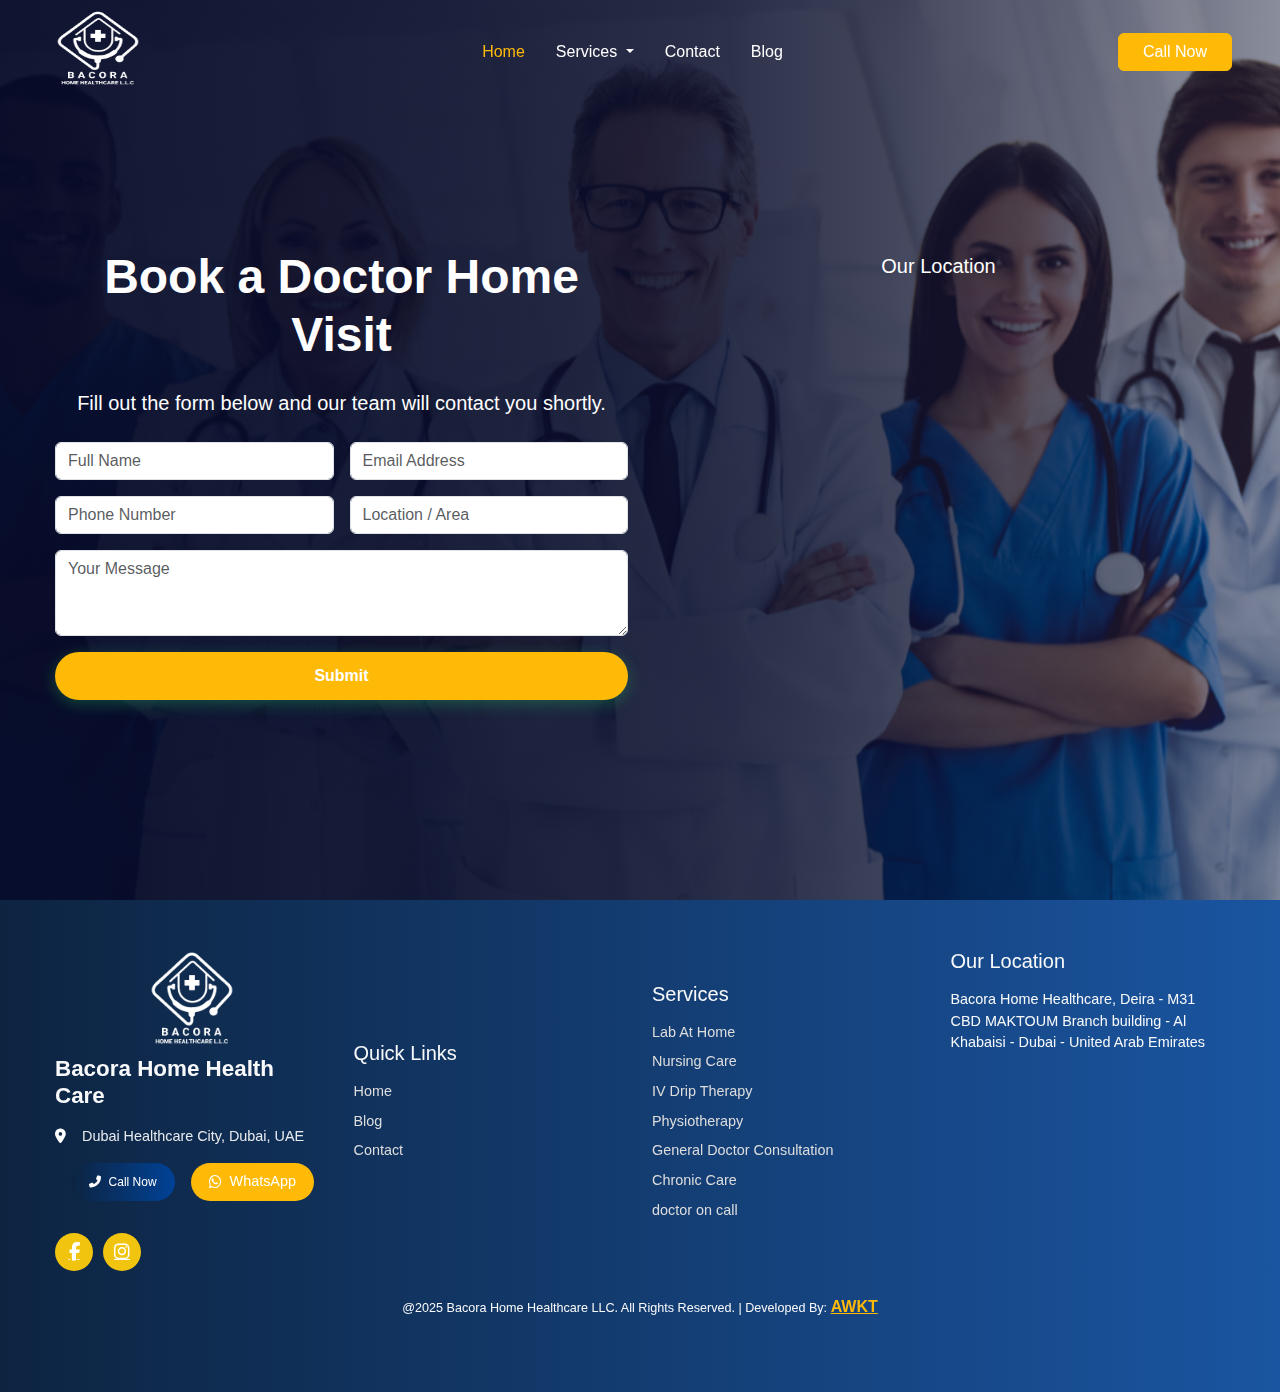
<file: contact-us.html>
<!DOCTYPE html>
<html lang="en">

<head>
    <meta charset="UTF-8" />
    <meta name="viewport" content="width=device-width, initial-scale=1" />
    <meta name="google-site-verification" content="jazYoFmI-8ys22-npSSUDA1oJCzWlNP32AuGQJINr1A" />
    <title>Bacora Home Health Care</title>
    <link rel="canonical" href="https://dubaidoctoroncall.com/contact-us.html">
    <link rel="icon" type="image/x-icon" href="https://dubaidoctoroncall.com/logo_new.png">
    <link href="https://cdn.jsdelivr.net/npm/bootstrap@5.3.0/dist/css/bootstrap.min.css" rel="stylesheet" />
    <link href="https://cdnjs.cloudflare.com/ajax/libs/font-awesome/6.5.0/css/all.min.css" rel="stylesheet" />

    <link href="style.css" rel="stylesheet" />
    <!-- <link rel="stylesheet" href="doc_files/css/style.css"> -->

    <style>
.social-icons {
  display: flex;
  gap: 10px;
  margin-top: 10px;
}

.social-icon {
  display: inline-flex;
  align-items: center;
  justify-content: center;
  width: 38px;
  height: 38px;
  border-radius: 50%;
  color: #fff;
  font-size: 18px;
  transition: all 0.3s ease;
}

.social-icon.facebook { background: #f1c40f;  }
.social-icon.instagram { background: #0D2441; }
.social-icon.linkedin { background: #0077b5; }
.social-icon.twitter { background: #000; }

@media(max-width: 768px){
    .social-icons{
    justify-self: center;
}
}
.social-icon:hover {
  transform: scale(1.1);
  opacity: 0.9;
}
    </style>
</head>

<body>

    </section>
    <section class="hero-section">
        <header id="mainHeader" class="header">
             <nav class="navbar navbar-expand-lg">
                <div class="container-fluid px-md-5">

                    <!-- Left Logo (Optional) -->

                    <!-- Right Logo (Desktop Only) -->
                    <div class="d-lg-flex align-items-center justify-content-end">
                        <img src="logo_new.png" alt="Logo" style="height:80px; " class="footer-logo mb-2">
                    </div>

                    <!-- Toggler Button (Hamburger Menu) -->
                    <button class="navbar-toggler" type="button" data-bs-toggle="collapse" data-bs-target="#navbarNav"
                        aria-controls="navbarNav" aria-expanded="false" aria-label="Toggle navigation">
                        <span class="navbar-toggler-icon"></span>
                    </button>

                    <!-- Navbar Links -->
                    <div class="collapse navbar-collapse justify-content-center" id="navbarNav">
                        <ul class="navbar-nav align-items-lg-center">

                            <li class="nav-item">
                                <a class="nav-link active" href="index.html">Home</a>
                            </li>

                            <!-- Dropdown -->
                            <li class="nav-item dropdown">
                                <a class="nav-link dropdown-toggle" href="#" id="servicesDropdown" role="button"
                                    data-bs-toggle="dropdown" aria-expanded="false">
                                    Services
                                </a>
                                <ul class="dropdown-menu" aria-labelledby="servicesDropdown">
                                    <li><a class="dropdown-item" href="./services/lab-at-home.html">Lab At Home</a></li>
                                    <li><a class="dropdown-item" href="./services/nursing-care.html">Nursing Care</a>
                                    </li>
                                    <li><a class="dropdown-item" href="./services/iv-drip-therapy.html">IV Drip
                                            Therapy</a></li>
                                    <li><a class="dropdown-item" href="./services/physiotherapy.html">Physiotherapy</a>
                                    </li>
                                    <li><a class="dropdown-item" href="./services/doctor-consultation.html">General
                                            Doctor Consultation</a></li>
                                    <li><a class="dropdown-item" href="./services/chronic-care.html">Chronic Care</a>
                                    </li>
                                    <li>
                                        <a class="dropdown-item" href="services/doctor-on-call.html">doctor on call</a>
                                    </li>
                                </ul>
                            </li>

                            <li class="nav-item">
                                <a class="nav-link" href="contact-us.html">Contact</a>
                            </li>
                            <li class="nav-item">
                                <a class="nav-link" href="blog.html">Blog</a>
                            </li>


                        </ul>
                    </div>
                    <!-- Call Button -->
                    <li class="nav-item ms-lg-3">
                        <a href="tel:+971504353451" class="btn btn-primary px-4">Call Now</a>
                    </li>

                </div>
            </nav>
        </header>
        
        <div class="container">


            <div class="hero-main-content mt-5">
                <div class="row align-items-center">

                    <!-- Left: Form -->
                    <div class="col-lg-6">
                        <div class="hero-text-content">
                            <h1 class="fw-bold mb-4">Book a Doctor Home Visit</h1>
                            <p class="lead mb-4">Fill out the form below and our team will contact you shortly.</p>

                            <form class="row g-3">
                                <div class="col-md-6">
                                    <input type="text" class="form-control" placeholder="Full Name" required>
                                </div>
                                <div class="col-md-6">
                                    <input type="email" class="form-control" placeholder="Email Address" required>
                                </div>
                                <div class="col-md-6">
                                    <input type="tel" class="form-control" placeholder="Phone Number" required>
                                </div>
                                <div class="col-md-6">
                                    <input type="text" class="form-control" placeholder="Location / Area" required>
                                </div>
                                <div class="col-12">
                                    <textarea class="form-control" rows="3" placeholder="Your Message"></textarea>
                                </div>
                                <div class="col-12">
                                    <button type="submit" class="btn btn-main w-100">Submit</button>
                                </div>
                            </form>
                        </div>
                    </div>

                    <!-- Right: Map -->
                    <div class="col-lg-6 mt-4 mt-lg-0">
                        <h5 class="mb-3">Our Location</h5>
                        <div style="width:100%; height:400px; border-radius:8px; overflow:hidden;">
                            <iframe
                                src="https://www.google.com/maps/embed?pb=!1m18!1m12!1m3!1d3608.250372623464!2d55.332!3d25.272!2m3!1f0!2f0!3f0!3m2!1i1024!2i768!4f13.1!3m3!1m2!1s0x3e5f434a3b7e6f4b%3A0x3b1a14a1!2sBacora%20Home%20Healthcare%2C%20Deira%20-%20M31%20CBD%20MAKTOUM%20Branch%20building%20-%20Al%20Khabaisi%20-%20Dubai%20-%20United%20Arab%20Emirates!5e0!3m2!1sen!2sae!4v1694444444444!5m2!1sen!2sae"
                                width="100%" height="100%" style="border:0;" allowfullscreen="" loading="lazy"
                                referrerpolicy="no-referrer-when-downgrade">
                            </iframe>
                        </div>
                    </div>

                </div>
            </div>

        </div>
    </section>


    <footer class="bacora-footer text-light pt-5">
        <div class="container">
            <div class="row text-center text-lg-start align-items-center">

                <!-- Brand + Address -->
                <div class="col-lg-3 mb-4 mb-lg-0">
                    <div class="footer-brand mb-3">
                        <img src="logo_new.png" alt="Bacora Logo" class="footer-logo mb-2" style="max-height:70px;">
                        <h3 class="h5">Bacora Home Health Care</h3>
                    </div>
                    <div class="footer-address">
                        <i class="fas fa-map-marker-alt me-2"></i>
                        <span>Dubai Healthcare City, Dubai, UAE</span>
                    </div>
                    <div class="footer-actions mt-3">
                        <a href="tel:+971504353451" class="footer-btn blue-btn">
                            <i class="fas fa-phone-alt"></i> Call Now
                        </a>
                        <a href="https://wa.me/971504353451" class="footer-btn whatsapp-btn" target="_blank">
                            <i class="fab fa-whatsapp"></i> WhatsApp
                        </a>
                    </div>
                    <div class="social-icons mt-3">
                        <a href="https://www.facebook.com/share/1J2XceLTKp/?mibextid=wwXIfr" target="_blank"
                            class="social-icon facebook">
                            <i class="fab fa-facebook-f"></i>
                        </a>
                        <a href="https://www.instagram.com/bacorahealthcare?igsh=MWY5aTFzYmZvdTZuNA==" target="_blank"
                            class="social-icon facebook">
                            <i class="fab fa-instagram"></i>
                        </a>
                    </div>
                </div>

                <!-- Footer Menu -->
                <div class="col-lg-3 mb-4 mb-lg-0">
                    <h5 class="mb-3">Quick Links</h5>
                    <ul class="list-unstyled footer-menu">
                        <li><a href="index.html">Home</a></li>
                        <li><a href="blog.html">Blog</a></li>
                        <li><a href="contact-us.html">Contact</a></li>
                    </ul>
                </div>
                <div class="col-lg-3 mb-4 mb-lg-0">
                    <h5 class="mb-3">Services</h5>
                    <ul class="list-unstyled footer-menu">
                        <li><a href="services/lab-at-home.html">Lab At Home</a></li>
                        <li><a href="services/nursing-care.html">Nursing Care</a></li>
                        <li><a href="services/iv-drip-therapy.html">IV Drip Therapy</a></li>
                        <li><a href="services/physiotherapy.html">Physiotherapy</a></li>
                        <li><a href="services/doctor-consultation.html">General Doctor Consultation</a></li>
                        <li><a href="services/chronic-care.html">Chronic Care</a></li>
                        <li><a href="services/doctor-on-call.html">doctor on call</a></li>
                    </ul>
                </div>

                <!-- Call Buttons -->
                <div class="col-lg-3 ">
                    <h5 class="mb-3">Our Location</h5>
                    <p>
                        Bacora Home Healthcare, Deira - M31 CBD MAKTOUM Branch building -
                        Al Khabaisi - Dubai - United Arab Emirates
                    </p>

                    <div style="width:100%; height:200px; border-radius:8px; overflow:hidden;">
                        <iframe
                            src="https://www.google.com/maps/embed?pb=!1m18!1m12!1m3!1d3608.250372623464!2d55.332!3d25.272!2m3!1f0!2f0!3f0!3m2!1i1024!2i768!4f13.1!3m3!1m2!1s0x3e5f434a3b7e6f4b%3A0x3b1a14a1!2sBacora%20Home%20Healthcare%2C%20Deira%20-%20M31%20CBD%20MAKTOUM%20Branch%20building%20-%20Al%20Khabaisi%20-%20Dubai%20-%20United%20Arab%20Emirates!5e0!3m2!1sen!2sae!4v1694444444444!5m2!1sen!2sae"
                            width="100%" height="100%" style="border:0;" allowfullscreen="" loading="lazy"
                            referrerpolicy="no-referrer-when-downgrade">
                        </iframe>
                    </div>
                </div>

            </div>
            <!-- Copyright -->
            <div class="row mt-4 mb-5">
                <div class="col text-center">
                    <p class="mb-0 small">
                        @2025 Bacora Home Healthcare LLC. All Rights Reserved. | Developed By:
                        <a href="https://awktechz.com" target="_blank" rel="noopener noreferrer">AWKT</a>
                    </p>

                </div>
            </div>
        </div>
    </footer>
    <!-- Floating buttons foot  d-md-none-->
    <section class="floating-btns position-fixed start-0 end-0 bottom-0 index-1 text-center py-3">
        <div class="container-fluid">
            <div>
                <a href="tel: +971504353451" class="btn blue-btn float1">
                    <svg xmlns="http://www.w3.org/2000/svg" width="16" height="16" viewBox="0 0 16 16" fill="none">
                        <path
                            d="M15.0667 16C13.2148 16 11.3852 15.5964 9.57778 14.7893C7.77037 13.9822 6.12593 12.8376 4.64444 11.3556C3.16296 9.87348 2.01867 8.22904 1.21156 6.42222C0.404444 4.61541 0.000592593 2.78578 0 0.933334C0 0.666667 0.0888888 0.444444 0.266667 0.266667C0.444444 0.0888888 0.666667 0 0.933334 0H4.53333C4.74074 0 4.92593 0.0705184 5.08889 0.211555C5.25185 0.352593 5.34815 0.519111 5.37778 0.711111L5.95556 3.82222C5.98519 4.05926 5.97778 4.25926 5.93333 4.42222C5.88889 4.58519 5.80741 4.72593 5.68889 4.84444L3.53333 7.02222C3.82963 7.57037 4.18133 8.09985 4.58844 8.61067C4.99556 9.12148 5.44385 9.61422 5.93333 10.0889C6.39259 10.5481 6.87407 10.9742 7.37778 11.3671C7.88148 11.76 8.41481 12.1191 8.97778 12.4444L11.0667 10.3556C11.2 10.2222 11.3742 10.1224 11.5893 10.056C11.8044 9.98963 12.0154 9.97096 12.2222 10L15.2889 10.6222C15.4963 10.6815 15.6667 10.789 15.8 10.9449C15.9333 11.1007 16 11.2747 16 11.4667V15.0667C16 15.3333 15.9111 15.5556 15.7333 15.7333C15.5556 15.9111 15.3333 16 15.0667 16Z"
                            fill="white" />
                    </svg>
                    Call Now
                </a>
                <a href="https://wa.me/971504353451" class="btn yellow-btn float2">
                    <svg xmlns="http://www.w3.org/2000/svg" width="17" height="17" viewBox="0 0 17 17" fill="none">
                        <path
                            d="M8.0299 0C12.4648 0 16.0598 3.59498 16.0598 8.02989C16.0598 12.4648 12.4648 16.0598 8.0299 16.0598C6.66319 16.0617 5.31878 15.7134 4.12496 15.048L3.88005 14.9051L1.44539 15.6214C1.3129 15.6604 1.17263 15.665 1.03788 15.6346C0.903136 15.6042 0.778377 15.54 0.675431 15.4479C0.572484 15.3558 0.494763 15.2389 0.449635 15.1084C0.404506 14.9778 0.393466 14.8379 0.417561 14.7019L0.438439 14.6144L1.1547 12.1797C0.397529 10.9281 -0.00185686 9.49274 6.49044e-06 8.02989C6.49044e-06 3.59498 3.59499 0 8.0299 0ZM8.0299 1.60598C6.87972 1.60577 5.75058 1.91437 4.76039 2.49956C3.7702 3.08474 2.95529 3.92505 2.40075 4.93272C1.84621 5.94039 1.57239 7.07846 1.60788 8.22809C1.64337 9.37772 1.98686 10.4967 2.60249 11.4683C2.76149 11.7188 2.82974 12.0272 2.77594 12.3331L2.74462 12.464L2.39051 13.6693L3.59579 13.3152C3.94349 13.2124 4.30483 13.275 4.5915 13.4573C5.43329 13.9903 6.38754 14.3202 7.37879 14.4209C8.37004 14.5216 9.37113 14.3904 10.3029 14.0375C11.2347 13.6847 12.0717 13.1199 12.7476 12.3879C13.4235 11.6559 13.9199 10.7767 14.1976 9.81984C14.4752 8.86294 14.5264 7.85458 14.3472 6.87448C14.168 5.89437 13.7633 4.96938 13.165 4.17263C12.5667 3.37589 11.7913 2.72923 10.9001 2.28377C10.0089 1.83831 9.02625 1.60626 8.0299 1.60598ZM5.70284 4.1627C5.79182 4.12459 5.88914 4.11011 5.98537 4.12066C6.08159 4.13121 6.17347 4.16644 6.25208 4.22292C6.65679 4.51842 6.97798 4.9151 7.25421 5.30214L7.51679 5.68275L7.63965 5.86343C7.71079 5.96698 7.74574 6.09113 7.73906 6.2166C7.73239 6.34206 7.68445 6.4618 7.60271 6.55721L7.54248 6.61824L6.80052 7.16909C6.76522 7.19526 6.7404 7.23317 6.73054 7.276C6.72068 7.31883 6.72642 7.36378 6.74672 7.40276C6.91535 7.70789 7.21326 8.16319 7.55533 8.50526C7.89821 8.84733 8.37438 9.16532 8.70039 9.35242C8.77106 9.39256 8.85617 9.37972 8.91399 9.32752L8.9445 9.29139L9.4271 8.55665C9.51556 8.43846 9.64643 8.35919 9.79215 8.33553C9.93787 8.31187 10.0871 8.34565 10.2084 8.42978L10.6444 8.73411C11.078 9.04326 11.4948 9.3757 11.8248 9.79727C11.8859 9.8765 11.9247 9.97058 11.9373 10.0698C11.9498 10.169 11.9357 10.2698 11.8963 10.3618C11.5783 11.1037 10.7729 11.7357 9.93619 11.7052L9.80852 11.6971L9.65515 11.6827L9.56843 11.6714L9.37731 11.6393C8.63535 11.4996 7.44613 11.0788 6.21354 9.84706C4.98175 8.61447 4.56099 7.42524 4.42127 6.68328L4.38915 6.49217L4.36907 6.32515L4.35863 6.18462L4.35542 6.1244C4.32491 5.28608 4.96007 4.48068 5.70284 4.1627Z"
                            fill="white" />
                    </svg>
                    Whatsapp
                </a>
            </div>
        </div>
    </section>
    <!-- ================================== -->
    <!-- Portfolio Modal windows -->
    <script>
        window.addEventListener("scroll", function () {
            const header = document.getElementById("mainHeader");
            if (window.scrollY > 50) {
                header.classList.add("scrolled");
            } else {
                header.classList.remove("scrolled");
            }
        });
    </script>

    <script>
        document.addEventListener("DOMContentLoaded", function () {
            const faqItems = document.querySelectorAll(".bacora-faq-item");

            faqItems.forEach(item => {
                const question = item.querySelector(".bacora-faq-question");

                question.addEventListener("click", () => {
                    const isActive = item.classList.contains("active");

                    // Close all open items
                    faqItems.forEach(i => i.classList.remove("active"));

                    // Toggle the clicked item
                    if (!isActive) {
                        item.classList.add("active");
                    }
                });
            });
        });
    </script>
    <script src="https://cdn.jsdelivr.net/npm/bootstrap@5.3.0/dist/js/bootstrap.bundle.min.js"></script>
</body>

</html>
</file>
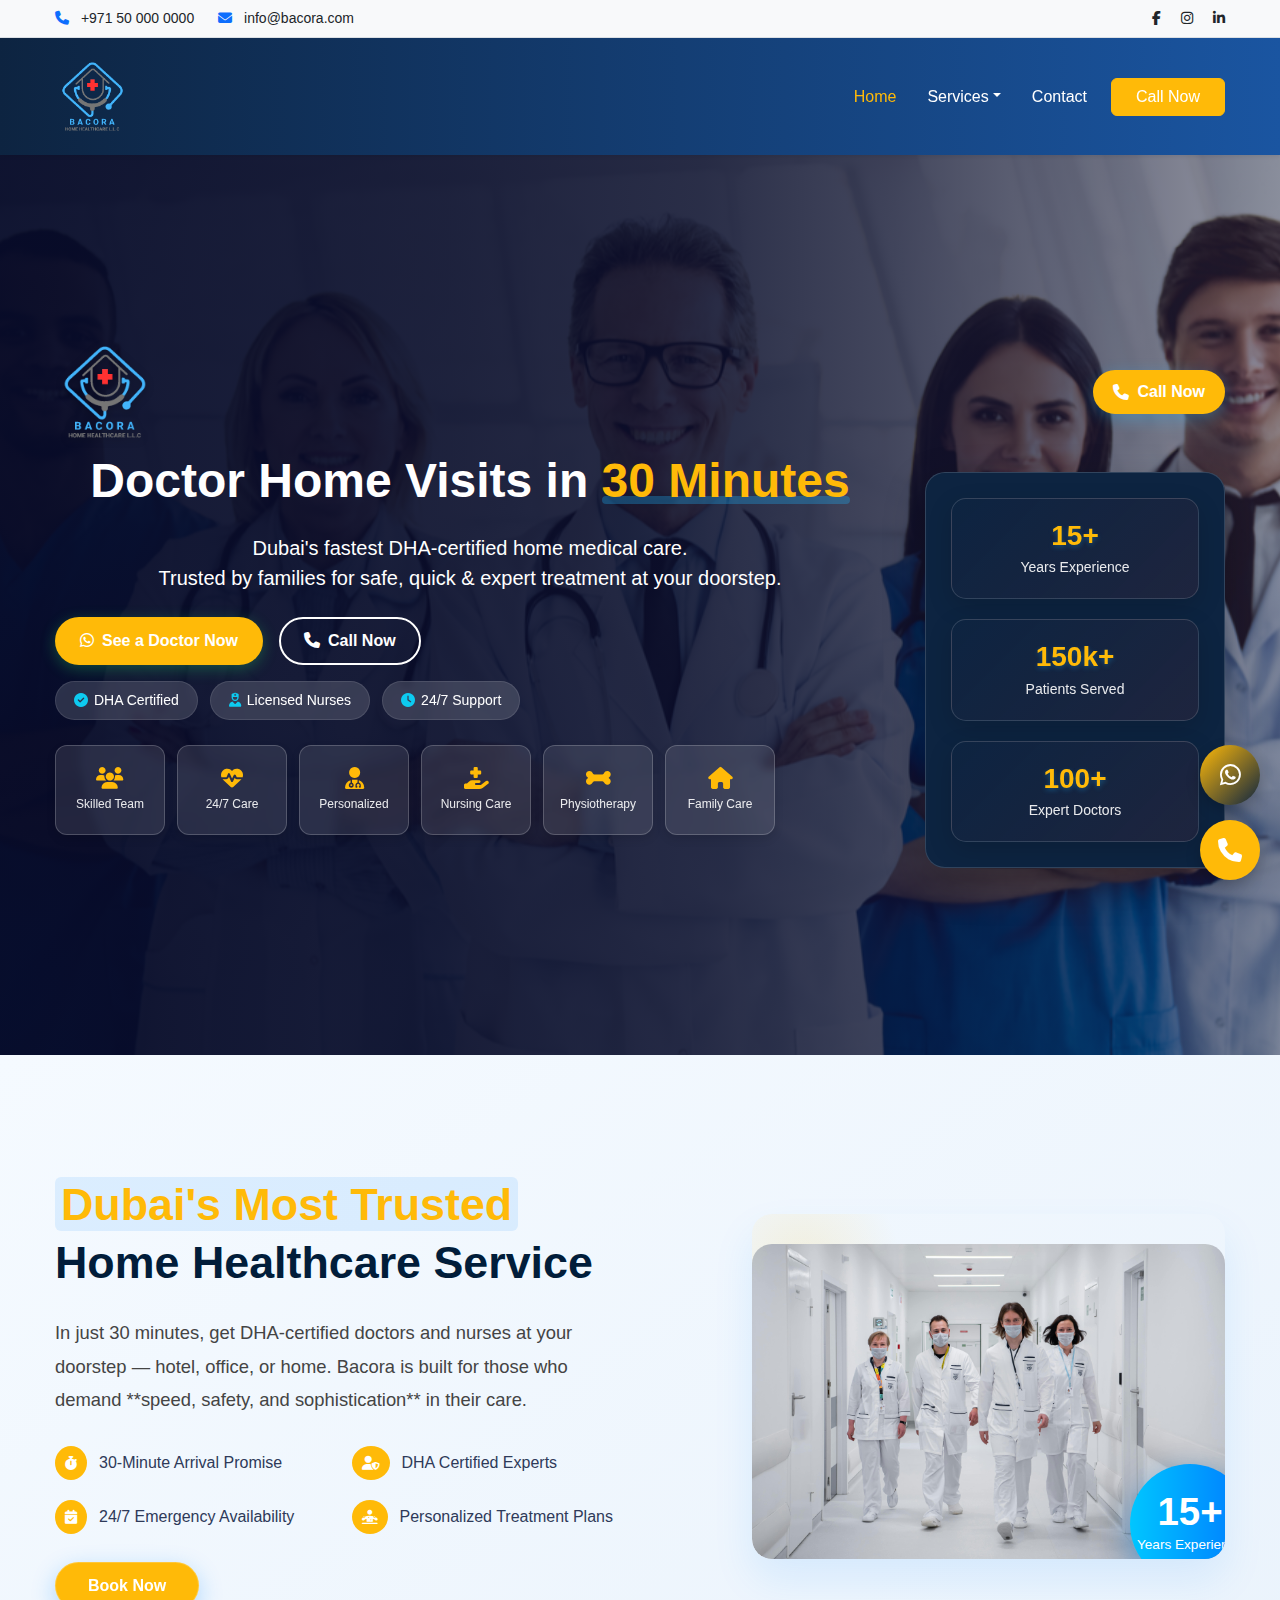
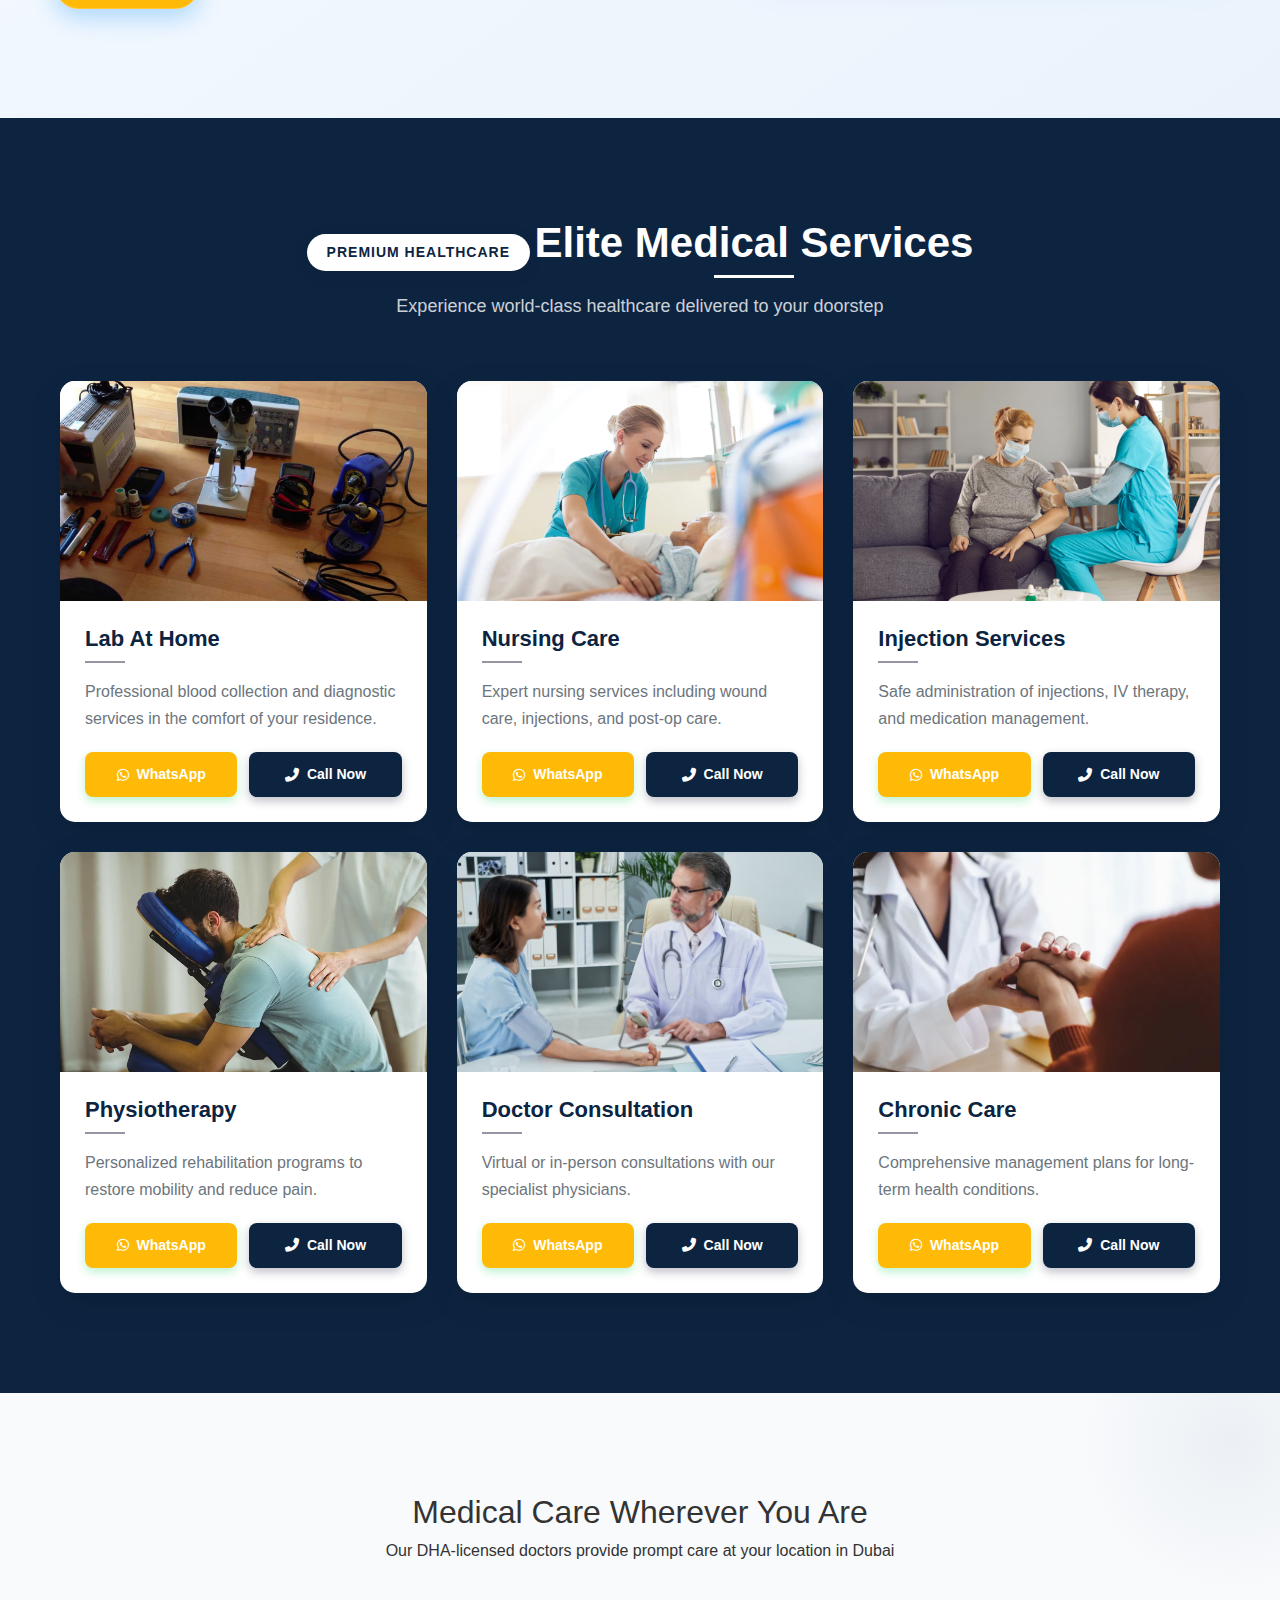
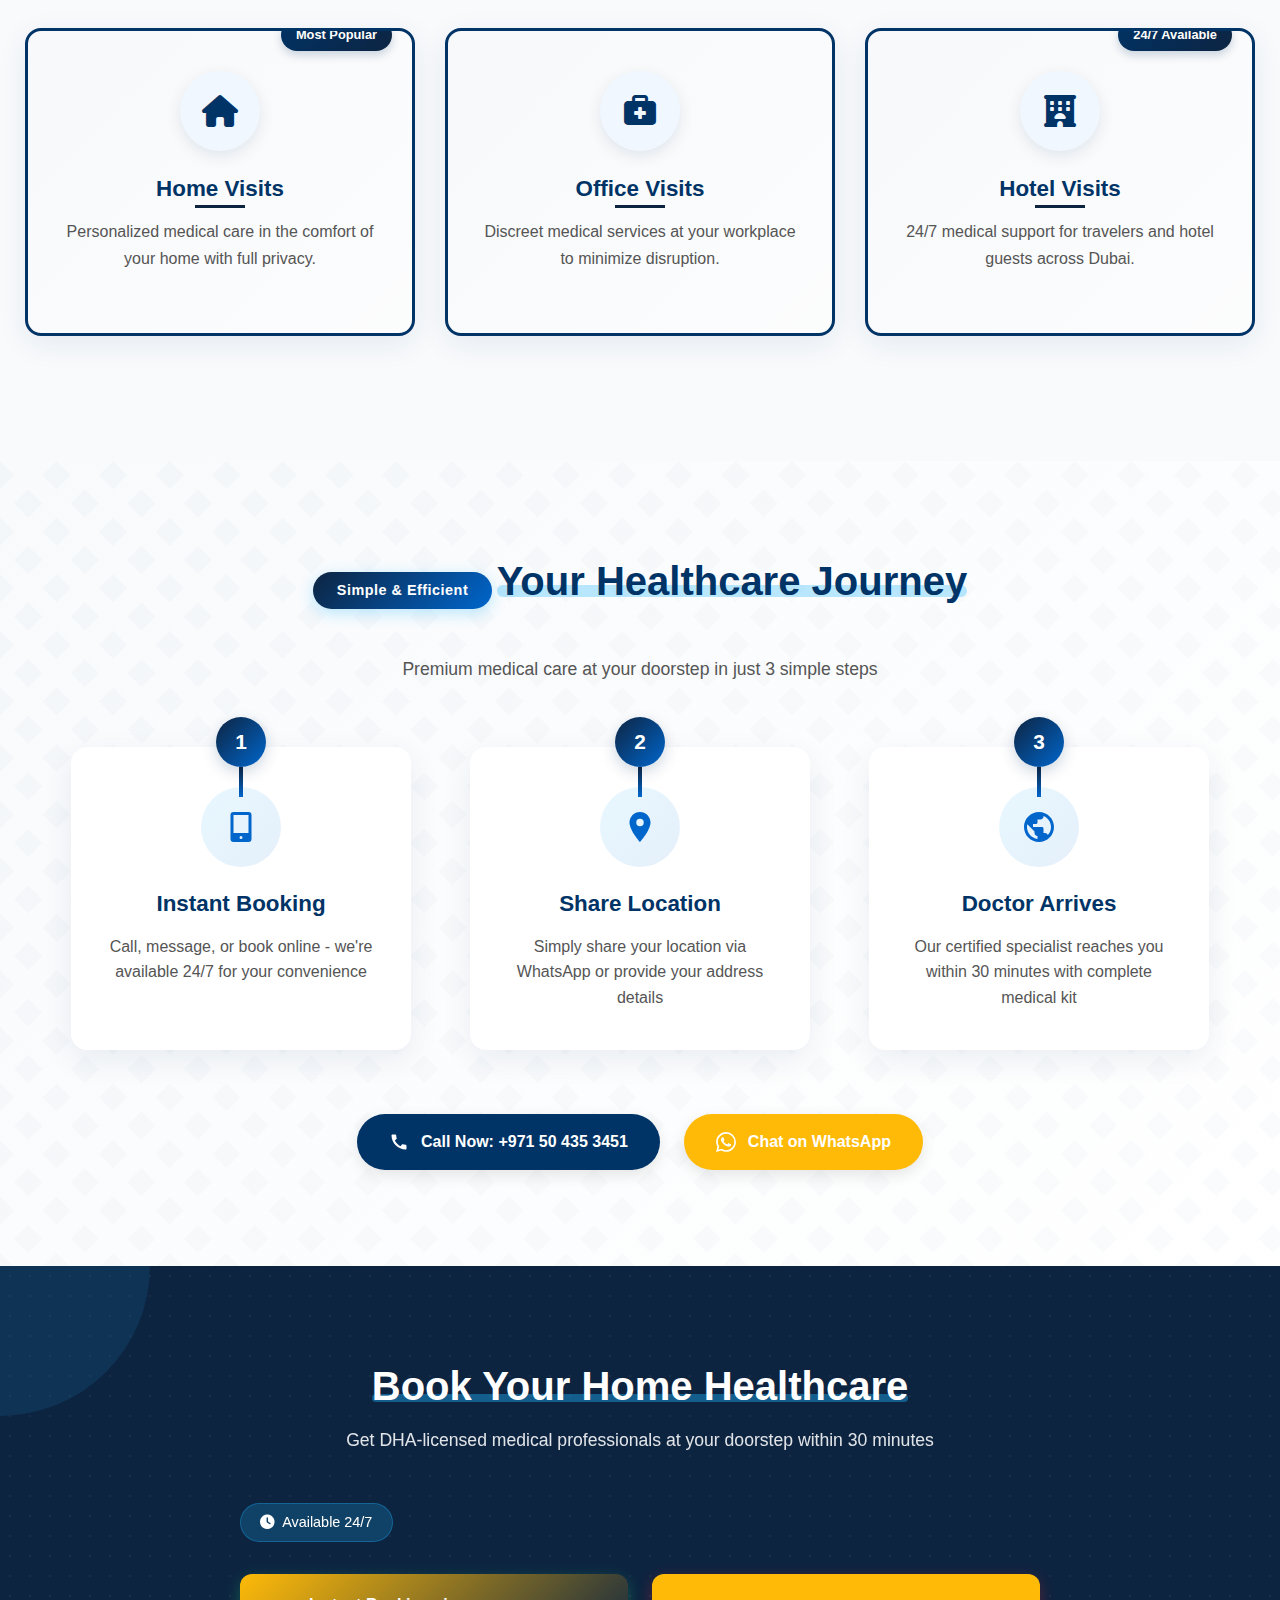
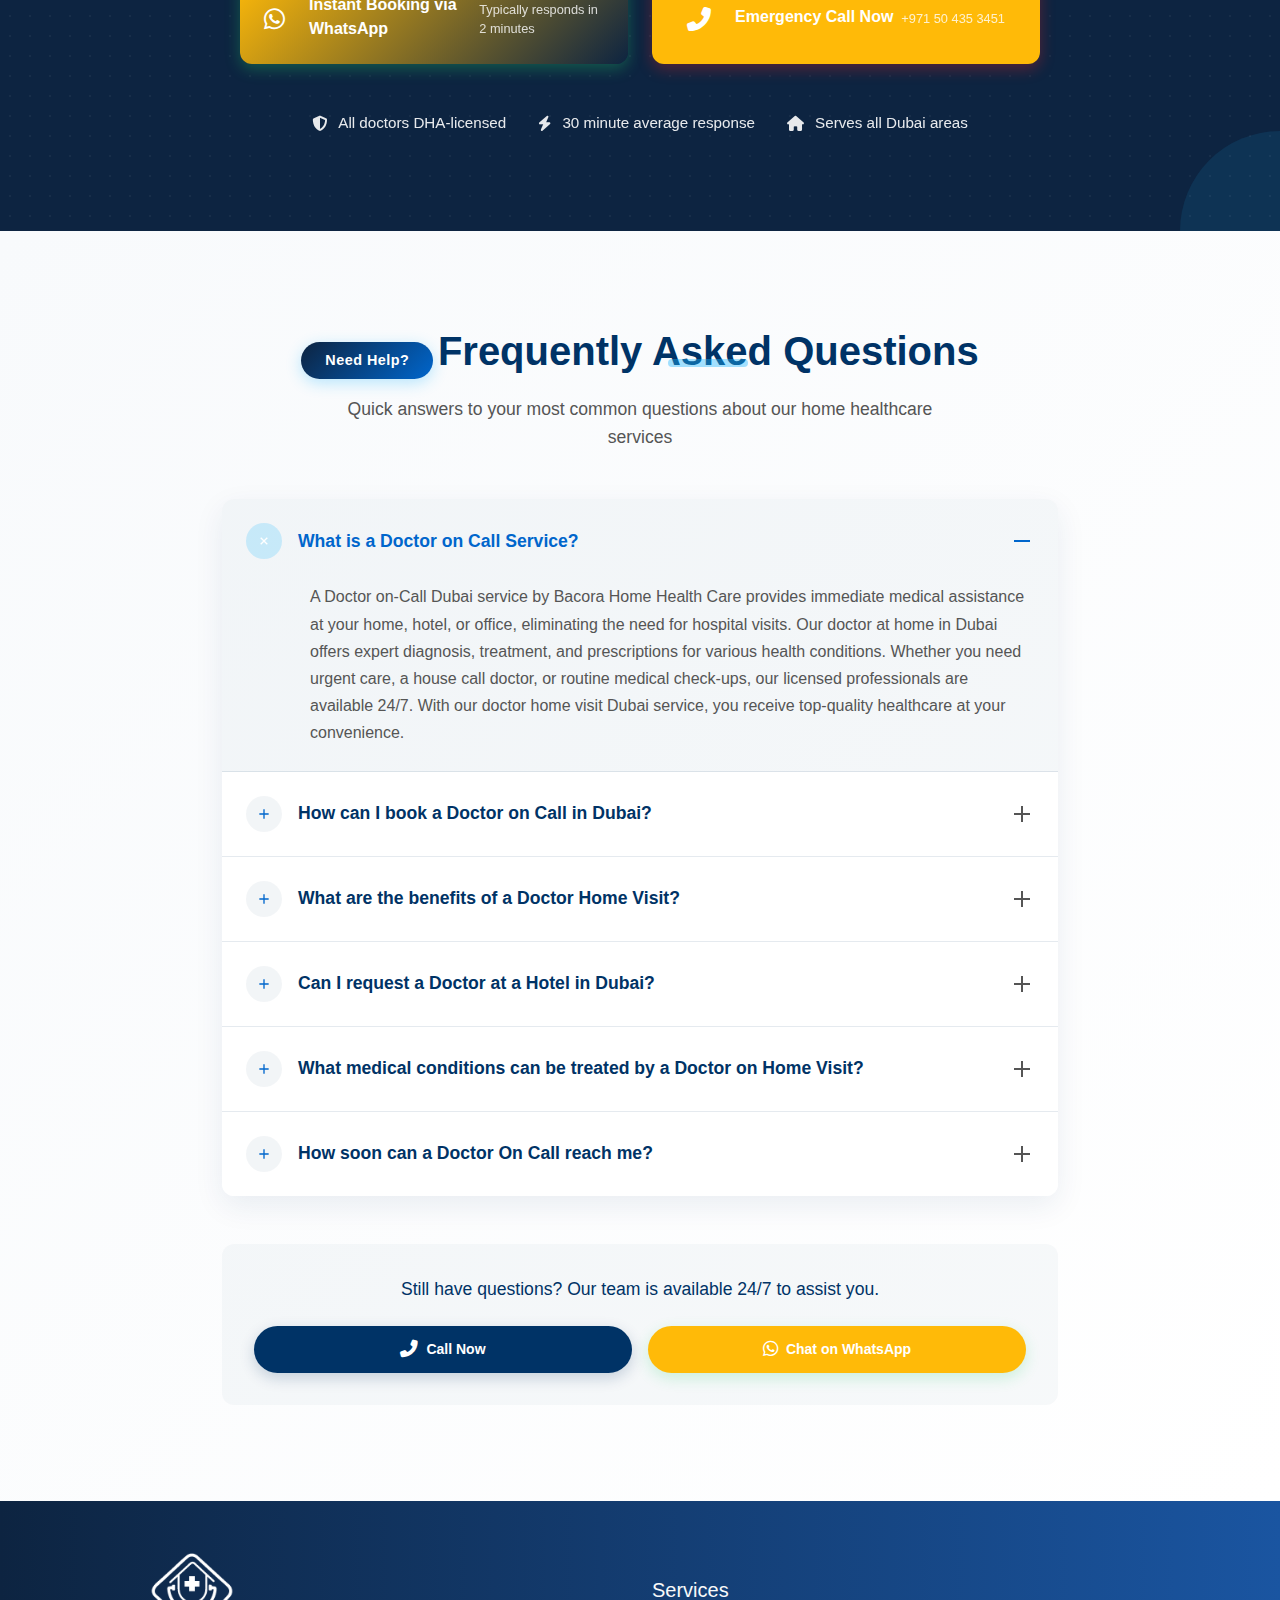
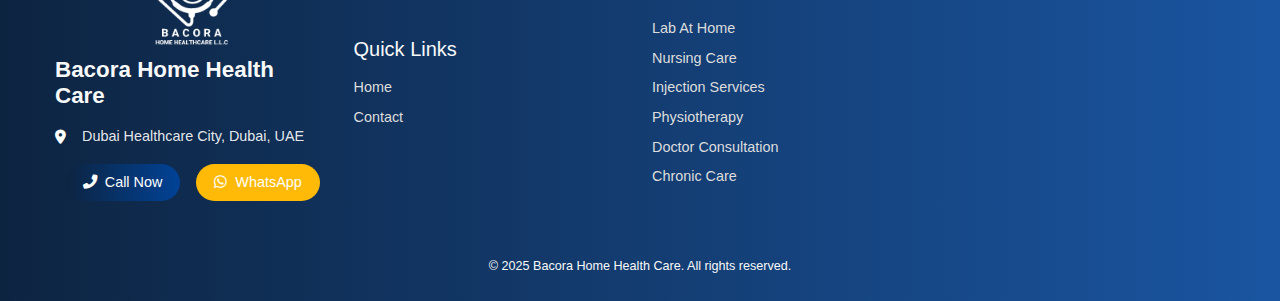
<file: index.hold.html>
<!DOCTYPE html>
<html lang="en">
<head>
  <meta charset="UTF-8" />
  <meta name="viewport" content="width=device-width, initial-scale=1" />
  <meta name="google-site-verification" content="jazYoFmI-8ys22-npSSUDA1oJCzWlNP32AuGQJINr1A" />
  <title>Bacora Home Health Care</title>
  <link href="https://cdn.jsdelivr.net/npm/bootstrap@5.3.0/dist/css/bootstrap.min.css" rel="stylesheet" />
  <link href="https://cdnjs.cloudflare.com/ajax/libs/font-awesome/6.5.0/css/all.min.css" rel="stylesheet" />
 <link href="style.css" rel="stylesheet" />
 <script src="https://cdn.jsdelivr.net/npm/bootstrap@5.3.0/dist/js/bootstrap.bundle.min.js"></script>
</head>
<body>
  
  <!-- Topbar -->
  <div class="topbar py-2 bg-light border-bottom">
    <div class="container d-flex justify-content-between align-items-center">
      <div class="topbar-left d-flex align-items-center">
        <span class="me-4"><i class="fa-solid fa-phone me-2 text-primary"></i> <a href="tel:+971500000000" class="text-dark">+971 50 000 0000</a></span>
        <span><i class="fa-solid fa-envelope me-2 text-primary"></i> <a href="mailto:info@bacora.com" class="text-dark">info@bacora.com</a></span>
      </div>
      <div class="topbar-right">
        <a href="#" class="me-3 text-dark"><i class="fab fa-facebook-f"></i></a>
        <a href="#" class="me-3 text-dark"><i class="fab fa-instagram"></i></a>
        <a href="#" class="text-dark"><i class="fab fa-linkedin-in"></i></a>
      </div>
    </div>
  </div>

  <!-- Main Navbar -->
  <header class="sticky-top bg-white shadow-sm">
    <nav class="navbar navbar-expand-lg navbar-light py-3">
      <div class="container">
        <!-- Logo -->
        <a class="navbar-brand" href="#">
          <img src="logo_new.png" alt="Bacora Logo" style="height:75px;">
        </a>

        <!-- Toggle -->
        <button class="navbar-toggler" type="button" data-bs-toggle="collapse" data-bs-target="#navbarNav" 
          aria-controls="navbarNav" aria-expanded="false" aria-label="Toggle navigation">
          <span class="navbar-toggler-icon"></span>
        </button>

        <!-- Menu -->
        <div class="collapse navbar-collapse" id="navbarNav">
          <ul class="navbar-nav ms-auto align-items-lg-center">
            <li class="nav-item">
              <a class="nav-link active" href="index.html">Home</a>
            </li>
            <!-- <li class="nav-item">
              <a class="nav-link" href="#">About Us</a>
            </li> -->
            
            <!-- Dropdown -->
            <li class="nav-item dropdown">
              <a class="nav-link dropdown-toggle" href="#" id="servicesDropdown" role="button" 
                data-bs-toggle="dropdown" aria-expanded="false">Services</a>
              <ul class="dropdown-menu" aria-labelledby="servicesDropdown">
                <li><a class="dropdown-item" href="./services/lab-at-home.html">Lab At Home</a></li>
                <li><a class="dropdown-item" href="./services/nursing-care.html">Nursing Care</a></li>
                <li><a class="dropdown-item" href="./services/injection-services.html">Injection Services</a></li>
                <li><a class="dropdown-item" href="./services/physiotherapy.html">Physiotherapy</a></li>
                <li><a class="dropdown-item" href="./services/doctor-consultation.html">Doctor Consultation</a></li>
                <li><a class="dropdown-item" href="./services/chronic-care.html">Chronic Care</a></li>
              </ul>
            </li>
            <li class="nav-item">
              <a class="nav-link" href="contact-us.html">Contact</a>
            </li>

            <!-- Call Button -->
            <li class="nav-item ms-lg-3">
              <a href="tel:+971500000000" class="btn btn-primary px-4">Call Now</a>
            </li>
          </ul>
        </div>
      </div>
    </nav>
  </header>

    <section class="hero-section">
        <!-- Initial Header -->
        <div class="container">
            <div class="header-content initial-header">
                <img style="width: 100px;" src="logo_new.png" alt="Bacora Logo" class="hero-logo" />
                <a href="tel:971504353451" class="desktop-call-btn">
                    <i class="fas fa-phone me-2"></i>Call Now
                </a>
            </div>

            <div class="hero-main-content">
                <div class="hero-text-content">
                    <h1 class="fw-bold mb-4">Doctor Home Visits in <span class="text-highlight">30 Minutes</span></h1>
                    <p class="lead mb-4">Dubai's fastest DHA-certified home medical care. <br>Trusted by families for safe, quick & expert treatment at your doorstep.</p>

                    <div class="d-flex flex-wrap gap-3 mt-4">
                        <a href="https://wa.me/971504353451" class="btn btn-main">
                            <i class="fab fa-whatsapp me-2"></i>See a Doctor Now
                        </a>
                        <a href="tel:971504353451" class="btn btn-outline-light">
                            <i class="fas fa-phone me-2"></i>Call Now
                        </a>
                    </div>

                    <div class="trust-badges mt-3">
                        <div><i class="fas fa-check-circle text-info"></i>DHA Certified</div>
                        <div><i class="fas fa-user-nurse text-info"></i>Licensed Nurses</div>
                        <div><i class="fas fa-clock text-info"></i>24/7 Support</div>
                    </div>

                    <div class="square-badges mt-4">
                        <div class="square-badge">
                            <i class="fas fa-users"></i>
                            <span>Skilled Team</span>
                        </div>
                        <div class="square-badge">
                            <i class="fas fa-heartbeat"></i>
                            <span>24/7 Care</span>
                        </div>
                        <div class="square-badge">
                            <i class="fas fa-user-md"></i>
                            <span>Personalized</span>
                        </div>
                        <div class="square-badge">
                            <i class="fas fa-hand-holding-medical"></i>
                            <span>Nursing Care</span>
                        </div>
                        <div class="square-badge">
                            <i class="fas fa-bone"></i>
                            <span>Physiotherapy</span>
                        </div>
                        <div class="square-badge">
                            <i class="fas fa-home"></i>
                            <span>Family Care</span>
                        </div>
                    </div>
                </div>
                
                <div class="stats-sidebar">
                    <div class="stats-container">
                        <div class="stat-box">
                            <h4>15+</h4>
                            <small>Years Experience</small>
                        </div>
                        <div class="stat-box">
                            <h4>150k+</h4>
                            <small>Patients Served</small>
                        </div>
                        <div class="stat-box">
                            <h4>100+</h4>
                            <small>Expert Doctors</small>
                        </div>
                    </div>
                </div>
            </div>
        </div>

        <!-- Sticky Header -->
       
    </section>
          
    <script>
        // Sticky Header Animation
        window.addEventListener('scroll', function() {
            const stickyHeader = document.querySelector('.sticky-header');
            const scrollPosition = window.scrollY;
            
            if (scrollPosition > 100) {
                stickyHeader.classList.add('active');
            } else {
                stickyHeader.classList.remove('active');
            }
        });
    </script>

  <!-- Floating Buttons (Mobile) -->
  <div class="floating-buttons">
    <a href="https://wa.me/971504353451" class="floating-btn whatsapp">
      <i class="fab fa-whatsapp"></i>
      <span class="tooltip">Chat on WhatsApp</span>
    </a>
    <a href="tel:971504353451" class="floating-btn phone">
      <i class="fas fa-phone"></i>
      <span class="tooltip">Call Now</span>
    </a>
  </div>
  <section class="bacora-ultimate-section">
    <div class="container">
      <div class="row align-items-center justify-content-between">

        <!-- TEXT CONTENT -->
        <div class="col-lg-6 content-col">
          <div class="text-box">
            <h2><span>Dubai's Most Trusted</span><br>Home Healthcare Service</h2>
            <p>
              In just 30 minutes, get DHA-certified doctors and nurses at your doorstep — hotel, office, or home. Bacora is built for those who demand **speed, safety, and sophistication** in their care.
            </p>
            <ul class="features-grid">
              <li><i class="fas fa-stopwatch"></i> 30-Minute Arrival Promise</li>
              <li><i class="fas fa-user-shield"></i> DHA Certified Experts</li>
              <li><i class="fas fa-calendar-check"></i> 24/7 Emergency Availability</li>
              <li><i class="fas fa-diagnoses"></i> Personalized Treatment Plans</li>
            </ul>
            <a href="contact-us.html" class="glass-btn">Book Now</a>
          </div>
        </div>

        <!-- IMAGE AND BADGE -->
        <div class="col-lg-5 image-col">
          <div class="image-container">
            <img src="hero-bg.jpg" alt="Doctor Visit" class="doctor-image">
            <div class="floating-badge">
              <span class="big">15+</span>
              <span class="small">Years Experience</span>
            </div>
            <div class="background-circle"></div>
          </div>
        </div>

      </div>
    </div>
  </section>

  <section id="bacora-services" class="bacora-services-section">
    <div class="bacora-services-container">
      <!-- Section Header -->
      <div class="bacora-services-header">
        <span class="bacora-section-badge">Premium Healthcare</span>
        <h2 class="bacora-services-title">Elite Medical Services</h2>
        <p class="bacora-services-subtitle">Experience world-class healthcare delivered to your doorstep</p>
      </div>

      <!-- Services Grid -->
      <div class="bacora-services-grid">
        <!-- Service 1 - Lab At Home -->
        <div class="bacora-service-card">
          <div class="bacora-service-image-wrapper">
            <img src="pic/services_1.jpg" alt="Lab At Home Service" class="bacora-service-image">
            <div class="bacora-service-overlay">
              <div class="bacora-service-icon">
                <i class="fas fa-flask"></i>
                <span class="bacora-service-overlay-text">Book Now</span>
              </div>
            </div>
          </div>
          <div class="bacora-service-info">
            <div class="bacora-service-meta">
              <span class="bacora-service-rating"><i class="fas fa-star"></i> 4.9</span>
              <span class="bacora-service-duration"><i class="fas fa-clock"></i> 30 min</span>
            </div>
            <h3 class="bacora-service-name">Lab At Home</h3>
            <p class="bacora-service-description">Professional blood collection and diagnostic services in the comfort of your residence.</p>
            <div class="bacora-service-cta">
              <a href="https://wa.me/971504353451" class="bacora-whatsapp-btn" target="_blank">
                <i class="fab fa-whatsapp"></i> WhatsApp
              </a>
              <a href="tel:971504353451" class="bacora-call-btn">
                <i class="fas fa-phone-alt"></i> Call Now
              </a>
            </div>
          </div>
        </div>

        <!-- Service 2 - Nursing Care -->
        <div class="bacora-service-card">
          <div class="bacora-service-image-wrapper">
            <img src="pic/s2.webp" alt="Nursing Care Service" class="bacora-service-image">
            <div class="bacora-service-overlay">
              <div class="bacora-service-icon">
                <i class="fas fa-user-nurse"></i>
                <span class="bacora-service-overlay-text">Book Now</span>
              </div>
            </div>
          </div>
          <div class="bacora-service-info">
            <div class="bacora-service-meta">
              <span class="bacora-service-rating"><i class="fas fa-star"></i> 4.8</span>
              <span class="bacora-service-duration"><i class="fas fa-clock"></i> 1 hr</span>
            </div>
            <h3 class="bacora-service-name">Nursing Care</h3>
            <p class="bacora-service-description">Expert nursing services including wound care, injections, and post-op care.</p>
            <div class="bacora-service-cta">
              <a href="https://wa.me/971504353451" class="bacora-whatsapp-btn" target="_blank">
                <i class="fab fa-whatsapp"></i> WhatsApp
              </a>
              <a href="tel:971504353451" class="bacora-call-btn">
                <i class="fas fa-phone-alt"></i> Call Now
              </a>
            </div>
          </div>
        </div>

        <!-- Service 3 - Injection Services -->
        <div class="bacora-service-card">
          <div class="bacora-service-image-wrapper">
            <img src="pic/s3.jpg" alt="Injection Services" class="bacora-service-image">
            <div class="bacora-service-overlay">
              <div class="bacora-service-icon">
                <i class="fas fa-syringe"></i>
                <span class="bacora-service-overlay-text">Book Now</span>
              </div>
            </div>
          </div>
          <div class="bacora-service-info">
            <div class="bacora-service-meta">
              <span class="bacora-service-rating"><i class="fas fa-star"></i> 4.9</span>
              <span class="bacora-service-duration"><i class="fas fa-clock"></i> 20 min</span>
            </div>
            <h3 class="bacora-service-name">Injection Services</h3>
            <p class="bacora-service-description">Safe administration of injections, IV therapy, and medication management.</p>
            <div class="bacora-service-cta">
              <a href="https://wa.me/971504353451" class="bacora-whatsapp-btn" target="_blank">
                <i class="fab fa-whatsapp"></i> WhatsApp
              </a>
              <a href="tel:971504353451" class="bacora-call-btn">
                <i class="fas fa-phone-alt"></i> Call Now
              </a>
            </div>
          </div>
        </div>

        <!-- Service 4 - Physiotherapy -->
        <div class="bacora-service-card">
          <div class="bacora-service-image-wrapper">
            <img src="pic/s4.webp" alt="Physiotherapy Service" class="bacora-service-image">
            <div class="bacora-service-overlay">
              <div class="bacora-service-icon">
                <i class="fas fa-heartbeat"></i>
                <span class="bacora-service-overlay-text">Book Now</span>
              </div>
            </div>
          </div>
          <div class="bacora-service-info">
            <div class="bacora-service-meta">
              <span class="bacora-service-rating"><i class="fas fa-star"></i> 4.7</span>
              <span class="bacora-service-duration"><i class="fas fa-clock"></i> 45 min</span>
            </div>
            <h3 class="bacora-service-name">Physiotherapy</h3>
            <p class="bacora-service-description">Personalized rehabilitation programs to restore mobility and reduce pain.</p>
            <div class="bacora-service-cta">
              <a href="https://wa.me/971504353451" class="bacora-whatsapp-btn" target="_blank">
                <i class="fab fa-whatsapp"></i> WhatsApp
              </a>
              <a href="tel:971504353451" class="bacora-call-btn">
                <i class="fas fa-phone-alt"></i> Call Now
              </a>
            </div>
          </div>
        </div>

        <!-- Service 5 - Doctor Consultation -->
        <div class="bacora-service-card">
          <div class="bacora-service-image-wrapper">
            <img src="pic/s5.avif" alt="Doctor Consultation" class="bacora-service-image">
            <div class="bacora-service-overlay">
              <div class="bacora-service-icon">
                <i class="fas fa-stethoscope"></i>
                <span class="bacora-service-overlay-text">Book Now</span>
              </div>
            </div>
          </div>
          <div class="bacora-service-info">
            <div class="bacora-service-meta">
              <span class="bacora-service-rating"><i class="fas fa-star"></i> 4.9</span>
              <span class="bacora-service-duration"><i class="fas fa-clock"></i> 30 min</span>
            </div>
            <h3 class="bacora-service-name">Doctor Consultation</h3>
            <p class="bacora-service-description">Virtual or in-person consultations with our specialist physicians.</p>
            <div class="bacora-service-cta">
              <a href="https://wa.me/971504353451" class="bacora-whatsapp-btn" target="_blank">
                <i class="fab fa-whatsapp"></i> WhatsApp
              </a>
              <a href="tel:971504353451" class="bacora-call-btn">
                <i class="fas fa-phone-alt"></i> Call Now
              </a>
            </div>
          </div>
        </div>

        <!-- Service 6 - Chronic Care -->
        <div class="bacora-service-card">
          <div class="bacora-service-image-wrapper">
            <img src="pic/s6.webp" alt="Chronic Care Service" class="bacora-service-image">
            <div class="bacora-service-overlay">
              <div class="bacora-service-icon">
                <i class="fas fa-calendar-plus"></i>
                <span class="bacora-service-overlay-text">Book Now</span>
              </div>
            </div>
          </div>
          <div class="bacora-service-info">
            <div class="bacora-service-meta">
              <span class="bacora-service-rating"><i class="fas fa-star"></i> 4.8</span>
              <span class="bacora-service-duration"><i class="fas fa-clock"></i> Custom</span>
            </div>
            <h3 class="bacora-service-name">Chronic Care</h3>
            <p class="bacora-service-description">Comprehensive management plans for long-term health conditions.</p>
            <div class="bacora-service-cta">
              <a href="https://wa.me/971504353451" class="bacora-whatsapp-btn" target="_blank">
                <i class="fab fa-whatsapp"></i> WhatsApp
              </a>
              <a href="tel:971504353451" class="bacora-call-btn">
                <i class="fas fa-phone-alt"></i> Call Now
              </a>
            </div>
          </div>
        </div>
      </div>
    </div>
  </section>

  <section id="bacora-medical-care" class="bacora-medical-section bacora-bg-light">
    <div class="bacora-container">
      <div class="bacora-section-header text-center aos-init aos-animate" data-aos="fade-up">
        <h2 class="bacora-section-title">Medical Care Wherever You Are</h2>
        <p class="bacora-section-subtitle">Our DHA-licensed doctors provide prompt care at your location in Dubai</p>
      </div>

      <div class="bacora-location-cards">
        <!-- Home Care -->
        <div class="bacora-location-card aos-init aos-animate" data-aos="fade-up" data-aos-delay="100">
          <div class="bacora-location-icon">
            <i class="fas fa-home"></i>
          </div>
          <h3 class="bacora-card-title">Home Visits</h3>
          <p class="bacora-card-text">Personalized medical care in the comfort of your home with full privacy.</p>
          <div class="bacora-card-badge">Most Popular</div>
        </div>

        <!-- Office Care -->
        <div class="bacora-location-card aos-init aos-animate" data-aos="fade-up" data-aos-delay="150">
          <div class="bacora-location-icon">
            <i class="fas fa-briefcase-medical"></i>
          </div>
          <h3 class="bacora-card-title">Office Visits</h3>
          <p class="bacora-card-text">Discreet medical services at your workplace to minimize disruption.</p>
        </div>

        <!-- Hotel Care -->
        <div class="bacora-location-card aos-init aos-animate" data-aos="fade-up" data-aos-delay="200">
          <div class="bacora-location-icon">
            <i class="fas fa-hotel"></i>
          </div>
          <h3 class="bacora-card-title">Hotel Visits</h3>
          <p class="bacora-card-text">24/7 medical support for travelers and hotel guests across Dubai.</p>
          <div class="bacora-card-badge">24/7 Available</div>
        </div>
      </div>
    </div>
  </section>
  <section id="bacora-process" class="process-section">
    <div class="container">
      <div class="section-header">
        <span class="section-tag">Simple & Efficient</span>
        <h2 class="section-title">Your Healthcare Journey</h2>
        <p class="section-subtitle">Premium medical care at your doorstep in just 3 simple steps</p>
      </div>

      <div class="process-steps">
        <!-- Step 1 -->
        <div class="process-card">
          <div class="step-indicator">
            <div class="step-number">1</div>
            <div class="step-line"></div>
          </div>
          <div class="card-content">
            <div class="step-icon">
              <svg xmlns="http://www.w3.org/2000/svg" viewBox="0 0 24 24">
                <path d="M17 2H7a2 2 0 0 0-2 2v16a2 2 0 0 0 2 2h10a2 2 0 0 0 2-2V4a2 2 0 0 0-2-2zm-5 18a1 1 0 1 1 0-2 1 1 0 0 1 0 2zm5-4H7V4h10v12z"/>
              </svg>
            </div>
            <h3 class="step-title">Instant Booking</h3>
            <p class="step-description">Call, message, or book online - we're available 24/7 for your convenience</p>
          </div>
        </div>

        <!-- Step 2 -->
        <div class="process-card">
          <div class="step-indicator">
            <div class="step-number">2</div>
            <div class="step-line"></div>
          </div>
          <div class="card-content">
            <div class="step-icon">
              <svg xmlns="http://www.w3.org/2000/svg" viewBox="0 0 24 24">
                <path d="M12 2C8.13 2 5 5.13 5 9c0 5.25 7 13 7 13s7-7.75 7-13c0-3.87-3.13-7-7-7zm0 9.5a2.5 2.5 0 0 1 0-5 2.5 2.5 0 0 1 0 5z"/>
              </svg>
            </div>
            <h3 class="step-title">Share Location</h3>
            <p class="step-description">Simply share your location via WhatsApp or provide your address details</p>
          </div>
        </div>

        <!-- Step 3 -->
        <div class="process-card">
          <div class="step-indicator">
            <div class="step-number">3</div>
            <div class="step-line"></div>
          </div>
          <div class="card-content">
            <div class="step-icon">
              <svg xmlns="http://www.w3.org/2000/svg" viewBox="0 0 24 24">
                <path d="M12 2C6.48 2 2 6.48 2 12s4.48 10 10 10 10-4.48 10-10S17.52 2 12 2zm-1 17.93c-3.95-.49-7-3.85-7-7.93 0-.62.08-1.21.21-1.79L9 15v1c0 1.1.9 2 2 2v1.93zm6.9-2.54c-.26-.81-1-1.39-1.9-1.39h-1v-3c0-.55-.45-1-1-1H8v-2h2c.55 0 1-.45 1-1V7h2c1.1 0 2-.9 2-2v-.41c2.93 1.19 5 4.06 5 7.41 0 2.08-.8 3.97-2.1 5.39z"/>
              </svg>
            </div>
            <h3 class="step-title">Doctor Arrives</h3>
            <p class="step-description">Our certified specialist reaches you within 30 minutes with complete medical kit</p>
          </div>
        </div>
      </div>

      <div class="cta-container">
        <a href="tel:+971504353451" class="cta-button phone">
          <span class="icon">
            <svg xmlns="http://www.w3.org/2000/svg" viewBox="0 0 24 24">
              <path d="M20.01 15.38c-1.23 0-2.42-.2-3.53-.56-.35-.12-.74-.03-1.01.24l-1.57 1.97c-2.83-1.35-5.48-3.9-6.89-6.83l1.95-1.66c.27-.28.35-.67.24-1.02-.37-1.11-.56-2.3-.56-3.53 0-.54-.45-.99-.99-.99H4.19C3.65 3 3 3.24 3 3.99 3 13.28 10.73 21 20.01 21c.71 0 .99-.63.99-1.18v-3.45c0-.54-.45-.99-.99-.99z"/>
            </svg>
          </span>
          <span class="text">Call Now: +971 50 435 3451</span>
        </a>
        <a href="https://wa.me/971504353451" class="cta-button whatsapp" target="_blank">
          <span class="icon">
            <svg xmlns="http://www.w3.org/2000/svg" viewBox="0 0 24 24">
              <path d="M17.472 14.382c-.297-.149-1.758-.867-2.03-.967-.273-.099-.471-.148-.67.15-.197.297-.767.966-.94 1.164-.173.199-.347.223-.644.075-.297-.15-1.255-.463-2.39-1.475-.883-.788-1.48-1.761-1.653-2.059-.173-.297-.018-.458.13-.606.134-.133.298-.347.446-.52.149-.174.198-.298.298-.497.099-.198.05-.371-.025-.52-.075-.149-.669-1.612-.916-2.207-.242-.579-.487-.5-.669-.51-.173-.008-.371-.01-.57-.01-.198 0-.52.074-.792.372-.272.297-1.04 1.016-1.04 2.479 0 1.462 1.065 2.875 1.213 3.074.149.198 2.096 3.2 5.077 4.487.709.306 1.262.489 1.694.625.712.227 1.36.195 1.871.118.571-.085 1.758-.719 2.006-1.413.248-.694.248-1.289.173-1.413-.074-.124-.272-.198-.57-.347m-5.421 7.403h-.004a9.87 9.87 0 01-5.031-1.378l-.361-.214-3.741.982.998-3.648-.235-.374a9.86 9.86 0 01-1.51-5.26c.001-5.45 4.436-9.884 9.888-9.884 2.64 0 5.122 1.03 6.988 2.898a9.825 9.825 0 012.893 6.994c-.003 5.45-4.437 9.884-9.885 9.884m8.413-18.297A11.815 11.815 0 0012.05 0C5.495 0 .16 5.335.157 11.892c0 2.096.547 4.142 1.588 5.945L.057 24l6.305-1.654a11.882 11.882 0 005.683 1.448h.005c6.554 0 11.89-5.335 11.893-11.893a11.821 11.821 0 00-3.48-8.413z"/>
            </svg>
          </span>
          <span class="text">Chat on WhatsApp</span>
        </a>
      </div>
    </div>
  </section>

  <section id="bacora-appointment" class="bacora-appointment-section bacora-bg-primary">
    <!-- Decorative Elements -->
    <div class="bacora-appointment-decoration bacora-deco-circle-1"></div>
    <div class="bacora-appointment-decoration bacora-deco-circle-2"></div>
    <div class="bacora-appointment-decoration bacora-deco-dots"></div>

    <div class="bacora-container">
      <!-- Section Header -->
      <div class="bacora-section-header text-center aos-init aos-animate" data-aos="fade-up">
        <h2 class="bacora-section-title text-white">Book Your Home Healthcare</h2>
        <p class="bacora-section-subtitle text-light">Get DHA-licensed medical professionals at your doorstep within 30 minutes</p>
      </div>

      <!-- Content -->
      <div class="bacora-appointment-content aos-init aos-animate" data-aos="fade-up" data-aos-delay="100">
        <div class="bacora-availability-badge">
          <i class="fas fa-clock me-2"></i> Available 24/7
        </div>
        
        <div class="bacora-appointment-actions">
          <!-- WhatsApp Button -->
          <a href="https://wa.me/971504353451?text=Hi, I would like to book a home healthcare appointment." target="_blank" class="bacora-action-btn bacora-whatsapp-btn">
            <i class="fab fa-whatsapp"></i>
            <span>Instant Booking via WhatsApp</span>
            <small>Typically responds in 2 minutes</small>
          </a>
          
          <!-- Call Button -->
          <a href="tel:+971504353451" class="bacora-action-btn bacora-call-btn">
            <i class="fas fa-phone-alt"></i>
            <span>Emergency Call Now</span>
            <small>+971 50 435 3451</small>
          </a>
        </div>

        <!-- Additional Info -->
        <div class="bacora-appointment-info">
          <div class="bacora-info-item" style="color:white;">
            <i class="fas fa-shield-alt" style="color:white;"></i>
            <span style="color:white;">All doctors DHA-licensed</span>
          </div>
          <div class="bacora-info-item">
            <i class="fas fa-bolt" style="color:white;"></i>
            <span style="color:white;">30 minute average response</span>
          </div>
          <div class="bacora-info-item">
            <i class="fas fa-home" style="color:white;"></i>
            <span style="color:white;">Serves all Dubai areas</span>
          </div>
        </div>
      </div>
    </div>
  </section>

  <section id="bacora-faq" class="bacora-faq-section">
    <div class="bacora-faq-container">
      <!-- Section Header -->
      <div class="bacora-faq-header">
        <span class="bacora-faq-badge">Need Help?</span>
        <h2 class="bacora-faq-title">Frequently Asked Questions</h2>
        <p class="bacora-faq-subtitle">Quick answers to your most common questions about our home healthcare services</p>
      </div>

      <!-- FAQ Accordion -->
      <div class="bacora-faq-accordion">
        <!-- FAQ Item 1 -->
        <div class="bacora-faq-item active">
          <div class="bacora-faq-question">
            <div class="bacora-faq-icon">
              <svg viewBox="0 0 24 24">
                <path d="M19 13h-6v6h-2v-6H5v-2h6V5h2v6h6v2z"/>
              </svg>
            </div>
            <h3>What is a Doctor on Call Service?</h3>
            <div class="bacora-faq-toggle">
              <span class="bacora-plus"></span>
            </div>
          </div>
          <div class="bacora-faq-answer">
            <p>A Doctor on-Call Dubai service by Bacora Home Health Care provides immediate medical assistance at your home, hotel, or office, eliminating the need for hospital visits. Our doctor at home in Dubai offers expert diagnosis, treatment, and prescriptions for various health conditions. Whether you need urgent care, a house call doctor, or routine medical check-ups, our licensed professionals are available 24/7. With our doctor home visit Dubai service, you receive top-quality healthcare at your convenience.</p>
          </div>
        </div>

        <!-- FAQ Item 2 -->
        <div class="bacora-faq-item">
          <div class="bacora-faq-question">
            <div class="bacora-faq-icon">
              <svg viewBox="0 0 24 24">
                <path d="M19 13h-6v6h-2v-6H5v-2h6V5h2v6h6v2z"/>
              </svg>
            </div>
            <h3>How can I book a Doctor on Call in Dubai?</h3>
            <div class="bacora-faq-toggle">
              <span class="bacora-plus"></span>
            </div>
          </div>
          <div class="bacora-faq-answer">
            <p>Booking a doctor home visit with Bacora Home Health Care is quick and easy. Simply call a doctor via phone or WhatsApp, and our doctor on call service will arrive at your location within 30–60 minutes. Our doctor at home service is available 24/7, ensuring fast and professional medical care whenever you need it.</p>
          </div>
        </div>

        <!-- FAQ Item 3 -->
        <div class="bacora-faq-item">
          <div class="bacora-faq-question">
            <div class="bacora-faq-icon">
              <svg viewBox="0 0 24 24">
                <path d="M19 13h-6v6h-2v-6H5v-2h6V5h2v6h6v2z"/>
              </svg>
            </div>
            <h3>What are the benefits of a Doctor Home Visit?</h3>
            <div class="bacora-faq-toggle">
              <span class="bacora-plus"></span>
            </div>
          </div>
          <div class="bacora-faq-answer">
            <p>A doctor on home visit by Bacora Home Health Care provides private, personalized medical care in the comfort of your home. You avoid long waiting times and exposure to infections. Whether you need urgent medical care or routine check-ups, our doctor at home service offers reliable healthcare. Bacora Home Health Care ensures 24/7 access to top-tier medical professionals.</p>
          </div>
        </div>

        <!-- FAQ Item 4 -->
        <div class="bacora-faq-item">
          <div class="bacora-faq-question">
            <div class="bacora-faq-icon">
              <svg viewBox="0 0 24 24">
                <path d="M19 13h-6v6h-2v-6H5v-2h6V5h2v6h6v2z"/>
              </svg>
            </div>
            <h3>Can I request a Doctor at a Hotel in Dubai?</h3>
            <div class="bacora-faq-toggle">
              <span class="bacora-plus"></span>
            </div>
          </div>
          <div class="bacora-faq-answer">
            <p>Yes! Bacora Home Health Care provides a doctor at hotel Dubai service for tourists and business travelers needing urgent medical attention. Our doctor on call service provides quick medical assistance at your hotel, treating conditions like flu, food poisoning, fever, infections, and dehydration.</p>
          </div>
        </div>

        <!-- FAQ Item 5 -->
        <div class="bacora-faq-item">
          <div class="bacora-faq-question">
            <div class="bacora-faq-icon">
              <svg viewBox="0 0 24 24">
                <path d="M19 13h-6v6h-2v-6H5v-2h6V5h2v6h6v2z"/>
              </svg>
            </div>
            <h3>What medical conditions can be treated by a Doctor on Home Visit?</h3>
            <div class="bacora-faq-toggle">
              <span class="bacora-plus"></span>
            </div>
          </div>
          <div class="bacora-faq-answer">
            <p>Our doctor at home Dubai can treat conditions like flu, fever, headaches, infections, allergies, and minor injuries. We also offer chronic disease management, IV therapy, wound care, vaccinations, and lab tests at home.</p>
          </div>
        </div>

        <!-- FAQ Item 6 -->
        <div class="bacora-faq-item">
          <div class="bacora-faq-question">
            <div class="bacora-faq-icon">
              <svg viewBox="0 0 24 24">
                <path d="M19 13h-6v6h-2v-6H5v-2h6V5h2v6h6v2z"/>
              </svg>
            </div>
            <h3>How soon can a Doctor On Call reach me?</h3>
            <div class="bacora-faq-toggle">
              <span class="bacora-plus"></span>
            </div>
          </div>
          <div class="bacora-faq-answer">
            <p>Our doctor on call Dubai service guarantees a doctor typically arriving within 30 minutes at your doorstep. We provide prompt medical assistance for emergencies, hotel visits, and routine check-ups.</p>
          </div>
        </div>
      </div>

      <!-- CTA -->
      <div class="bacora-faq-cta">
        <p>Still have questions? Our team is available 24/7 to assist you.</p>
        <div class="bacora-faq-buttons">
          <a href="tel:+971504353451" class="bacora-faq-btn bacora-call-btn">
            <i class="fas fa-phone-alt"></i> Call Now
          </a>
          <a href="https://wa.me/971504353451" class="bacora-faq-btn bacora-whatsapp-btn" target="_blank">
            <i class="fab fa-whatsapp"></i> Chat on WhatsApp
          </a>
        </div>
      </div>
    </div>
  </section>

<footer class="bacora-footer text-light pt-5">
  <div class="container">
    <div class="row text-center text-lg-start align-items-center">
      
      <!-- Brand + Address -->
      <div class="col-lg-3 mb-4 mb-lg-0">
        <div class="footer-brand mb-3">
          <img src="logo_new.png" alt="Bacora Logo" class="footer-logo mb-2" style="max-height:70px;">
          <h3 class="h5">Bacora Home Health Care</h3>
        </div>
        <div class="footer-address">
          <i class="fas fa-map-marker-alt me-2"></i>
          <span>Dubai Healthcare City, Dubai, UAE</span>
        </div>
          <div class="footer-actions mt-3">
            <a href="tel:+971504353451" class="footer-btn call-btn">
          <i class="fas fa-phone-alt"></i> Call Now
        </a>
        <a href="https://wa.me/971504353451" class="footer-btn whatsapp-btn" target="_blank">
          <i class="fab fa-whatsapp"></i> WhatsApp
        </a>
          </div>
      </div>

      <!-- Footer Menu -->
      <div class="col-lg-3 mb-4 mb-lg-0">
        <h5 class="mb-3">Quick Links</h5>
        <ul class="list-unstyled footer-menu">
          <li><a href="index.html">Home</a></li>
          <li><a href="contact-us.html">Contact</a></li>
        </ul>
      </div>
      <div class="col-lg-3 mb-4 mb-lg-0">
        <h5 class="mb-3">Services</h5>
        <ul class="list-unstyled footer-menu">
          <li><a href="./services/lab-at-home.html">Lab At Home</a></li>
          <li><a href="./services/nursing-care.html">Nursing Care</a></li>
          <li><a href="./services/injection-services.html">Injection Services</a></li>
          <li><a href="./services/physiotherapy.html">Physiotherapy</a></li>
          <li><a href="./services/doctor-consultation.html">Doctor Consultation</a></li>
          <li><a href="./services/chronic-care.html">Chronic Care</a></li>
        </ul>
      </div>

      <!-- Call Buttons -->
      <div class="col-lg-3 text-lg-end">
        
      </div>

    </div>
    <!-- Copyright -->
    <div class="row mt-4">
      <div class="col text-center">
        <p class="mb-0 small">&copy; 2025 Bacora Home Health Care. All rights reserved.</p>
      </div>
    </div>
  </div>
</footer>
<script>
  document.addEventListener("DOMContentLoaded", function () {
    const faqItems = document.querySelectorAll(".bacora-faq-item");

    faqItems.forEach(item => {
      const question = item.querySelector(".bacora-faq-question");

      question.addEventListener("click", () => {
        const isActive = item.classList.contains("active");

        // Close all open items
        faqItems.forEach(i => i.classList.remove("active"));

        // Toggle the clicked item
        if (!isActive) {
          item.classList.add("active");
        }
      });
    });
  });
  
</script>

<script src="https://cdn.jsdelivr.net/npm/bootstrap@5.3.0/dist/js/bootstrap.bundle.min.js"></script>
</body>
</html>
</file>
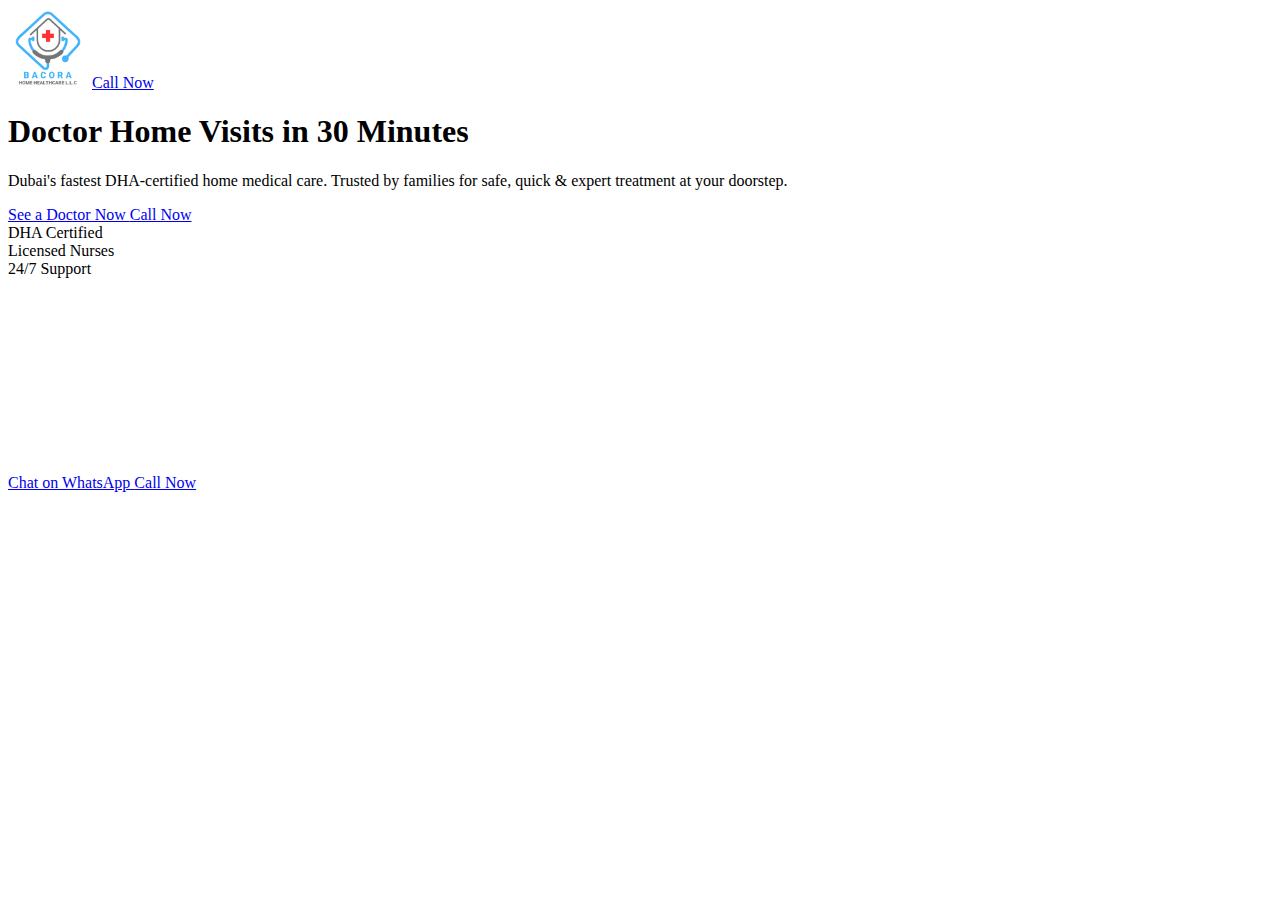
<file: texts.html>
<!DOCTYPE html>
<html lang="en">
<head>
  <!-- Previous head content remains the same -->
  <style>
    /* Previous styles remain the same until .stats-container */
    
    /* New layout styles */
    .hero-main-content {
      display: flex;
      flex-direction: column;
    }
    
    @media (min-width: 992px) {
      .hero-main-content {
        flex-direction: row;
        align-items: flex-start;
        gap: 40px;
      }
      
      .hero-text-content {
        flex: 1;
      }
      
      .stats-sidebar {
        width: 300px;
        position: relative;
        margin-top: 20px;
      }
    }
    
    /* Animated stats container */
    .stats-container {
      display: flex;
      flex-direction: column;
      gap: 15px;
      margin-top: 0;
      position: relative;
      animation: floatUpDown 4s ease-in-out infinite;
    }
    
    @keyframes floatUpDown {
      0%, 100% {
        transform: translateY(0);
      }
      50% {
        transform: translateY(-15px);
      }
    }
    
    .stat-box {
      background-color: rgba(255, 255, 255, 0.1);
      padding: 15px 20px;
      border-radius: 15px;
      color: #fff;
      text-align: center;
      transition: all 0.4s ease;
      backdrop-filter: blur(5px);
      border: 1px solid rgba(255, 255, 255, 0.1);
      width: 100%;
      animation: pulse 2s infinite;
    }
    
    @keyframes pulse {
      0% {
        box-shadow: 0 0 0 0 rgba(29, 183, 255, 0.4);
      }
      70% {
        box-shadow: 0 0 0 10px rgba(29, 183, 255, 0);
      }
      100% {
        box-shadow: 0 0 0 0 rgba(29, 183, 255, 0);
      }
    }
    
    /* Responsive adjustments */
    @media (max-width: 991px) {
      .stats-sidebar {
        margin-top: 30px;
      }
      
      .stats-container {
        flex-direction: row;
        flex-wrap: wrap;
        justify-content: center;
      }
      
      .stat-box {
        width: auto;
        min-width: 130px;
      }
    }
  </style>
</head>
<body>

<!-- Hero Section -->
<section class="hero-section">
  <div class="header-container">
    <div class="header-content">
      <img style="width: 80px;" src="logo.png" alt="Bacora Logo" class="hero-logo" />
      <a href="tel:8002467" class="desktop-call-btn">
        <i class="fas fa-phone me-2"></i>Call Now
      </a>
    </div>
  </div>

  <div class="container">
    <div class="hero-main-content">
      <div class="hero-text-content">
        <h1 class="fw-bold mb-4">Doctor Home Visits in <span class="text-highlight">30 Minutes</span></h1>
        <p class="lead mb-4">Dubai's fastest DHA-certified home medical care. Trusted by families for safe, quick & expert treatment at your doorstep.</p>

        <div class="d-flex flex-wrap gap-3 mt-4">
          <a href="https://wa.me/971504353451" class="btn btn-main">
            <i class="fab fa-whatsapp me-2"></i>See a Doctor Now
          </a>
          <a href="tel:8002467" class="btn btn-outline-light">
            <i class="fas fa-phone me-2"></i>Call Now
          </a>
        </div>

        <div class="trust-badges mt-3">
          <div><i class="fas fa-check-circle text-info"></i>DHA Certified</div>
          <div><i class="fas fa-user-nurse text-info"></i>Licensed Nurses</div>
          <div><i class="fas fa-clock text-info"></i>24/7 Support</div>
        </div>
      </div>
      
      <div class="stats-sidebar">
        <div class="stats-container">
          <div class="stat-box">
            <h4>15+</h4>
            <small>Years Experience</small>
          </div>
          <div class="stat-box">
            <h4>150k+</h4>
            <small>Patients Served</small>
          </div>
          <div class="stat-box">
            <h4>100+</h4>
            <small>Expert Doctors</small>
          </div>
        </div>
      </div>
    </div>
  </div>

  <!-- Floating Buttons (Mobile) -->
  <div class="floating-buttons">
    <a href="https://wa.me/971504353451" class="floating-btn whatsapp">
      <i class="fab fa-whatsapp"></i>
      <span class="tooltip">Chat on WhatsApp</span>
    </a>
    <a href="tel:8002467" class="floating-btn phone">
      <i class="fas fa-phone"></i>
      <span class="tooltip">Call Now</span>
    </a>
  </div>
</section>

<!-- Rest of your content remains the same -->
</body>
</html>
</file>
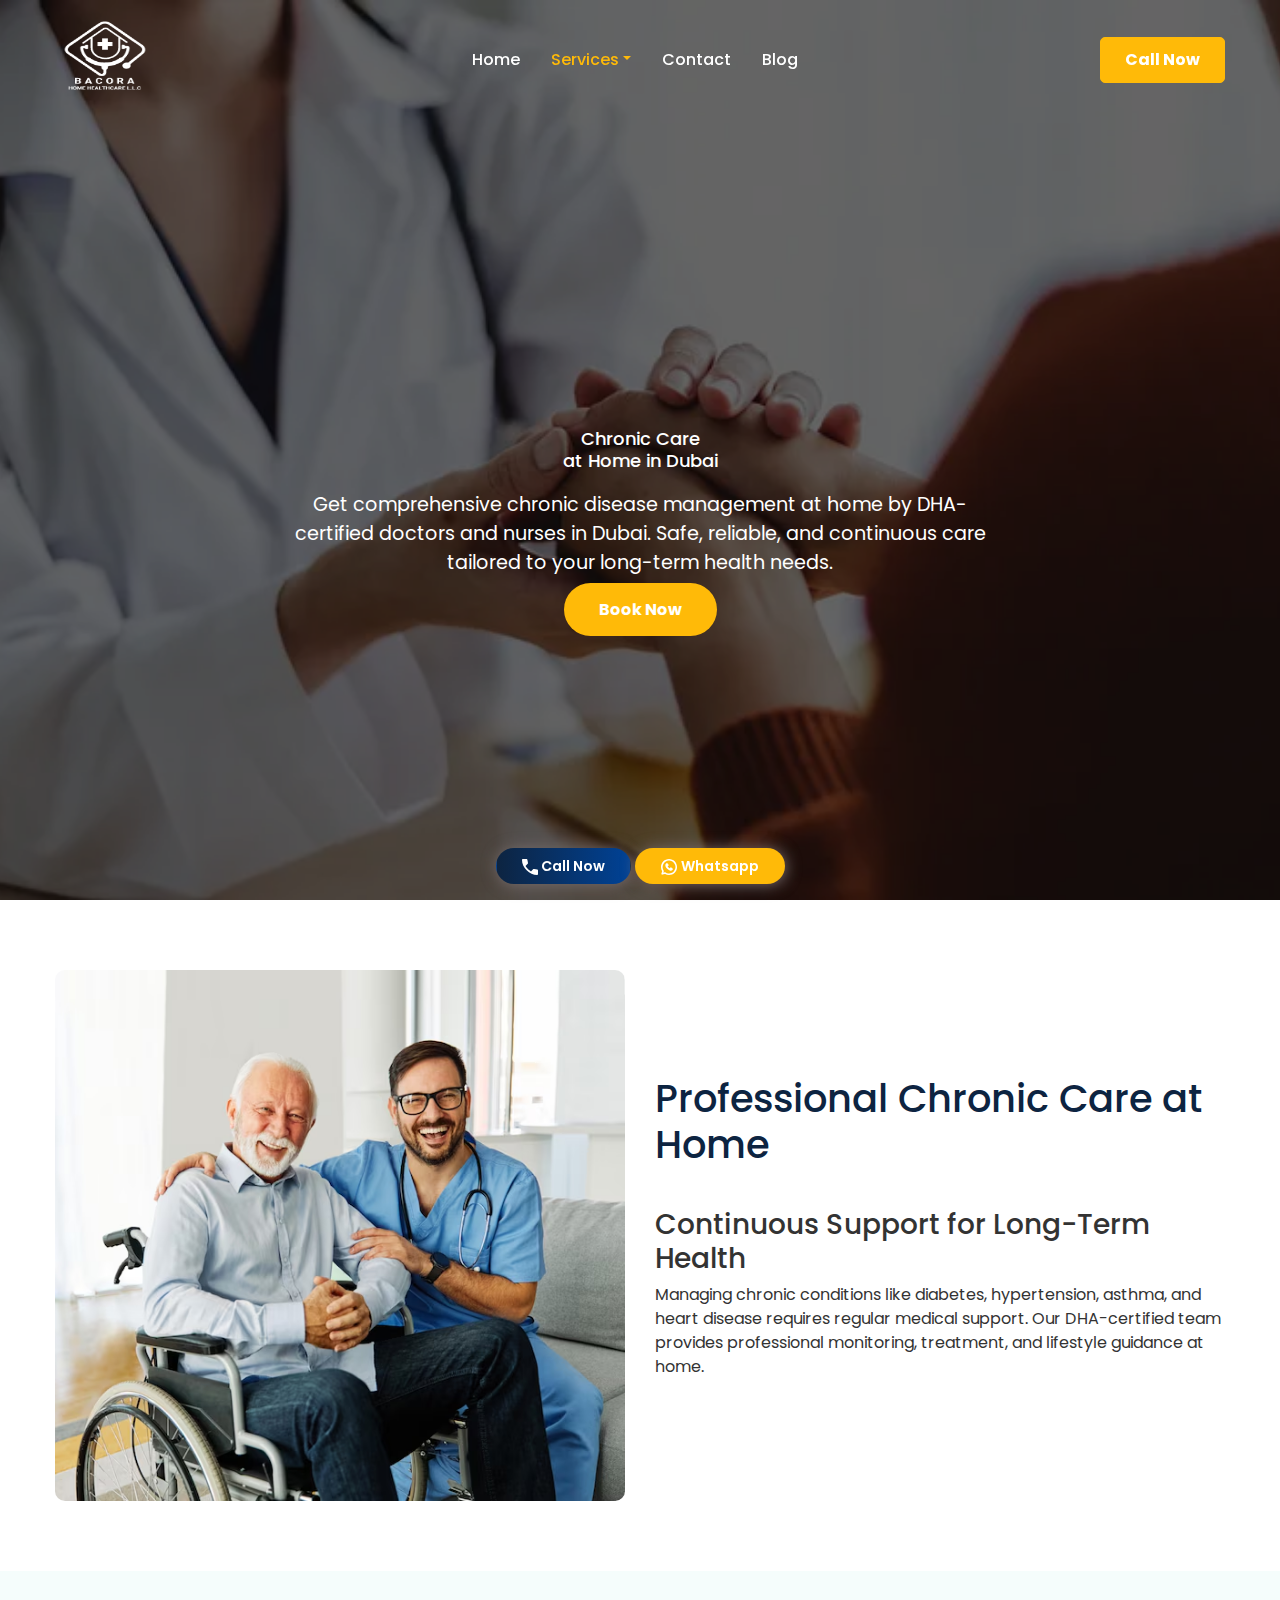
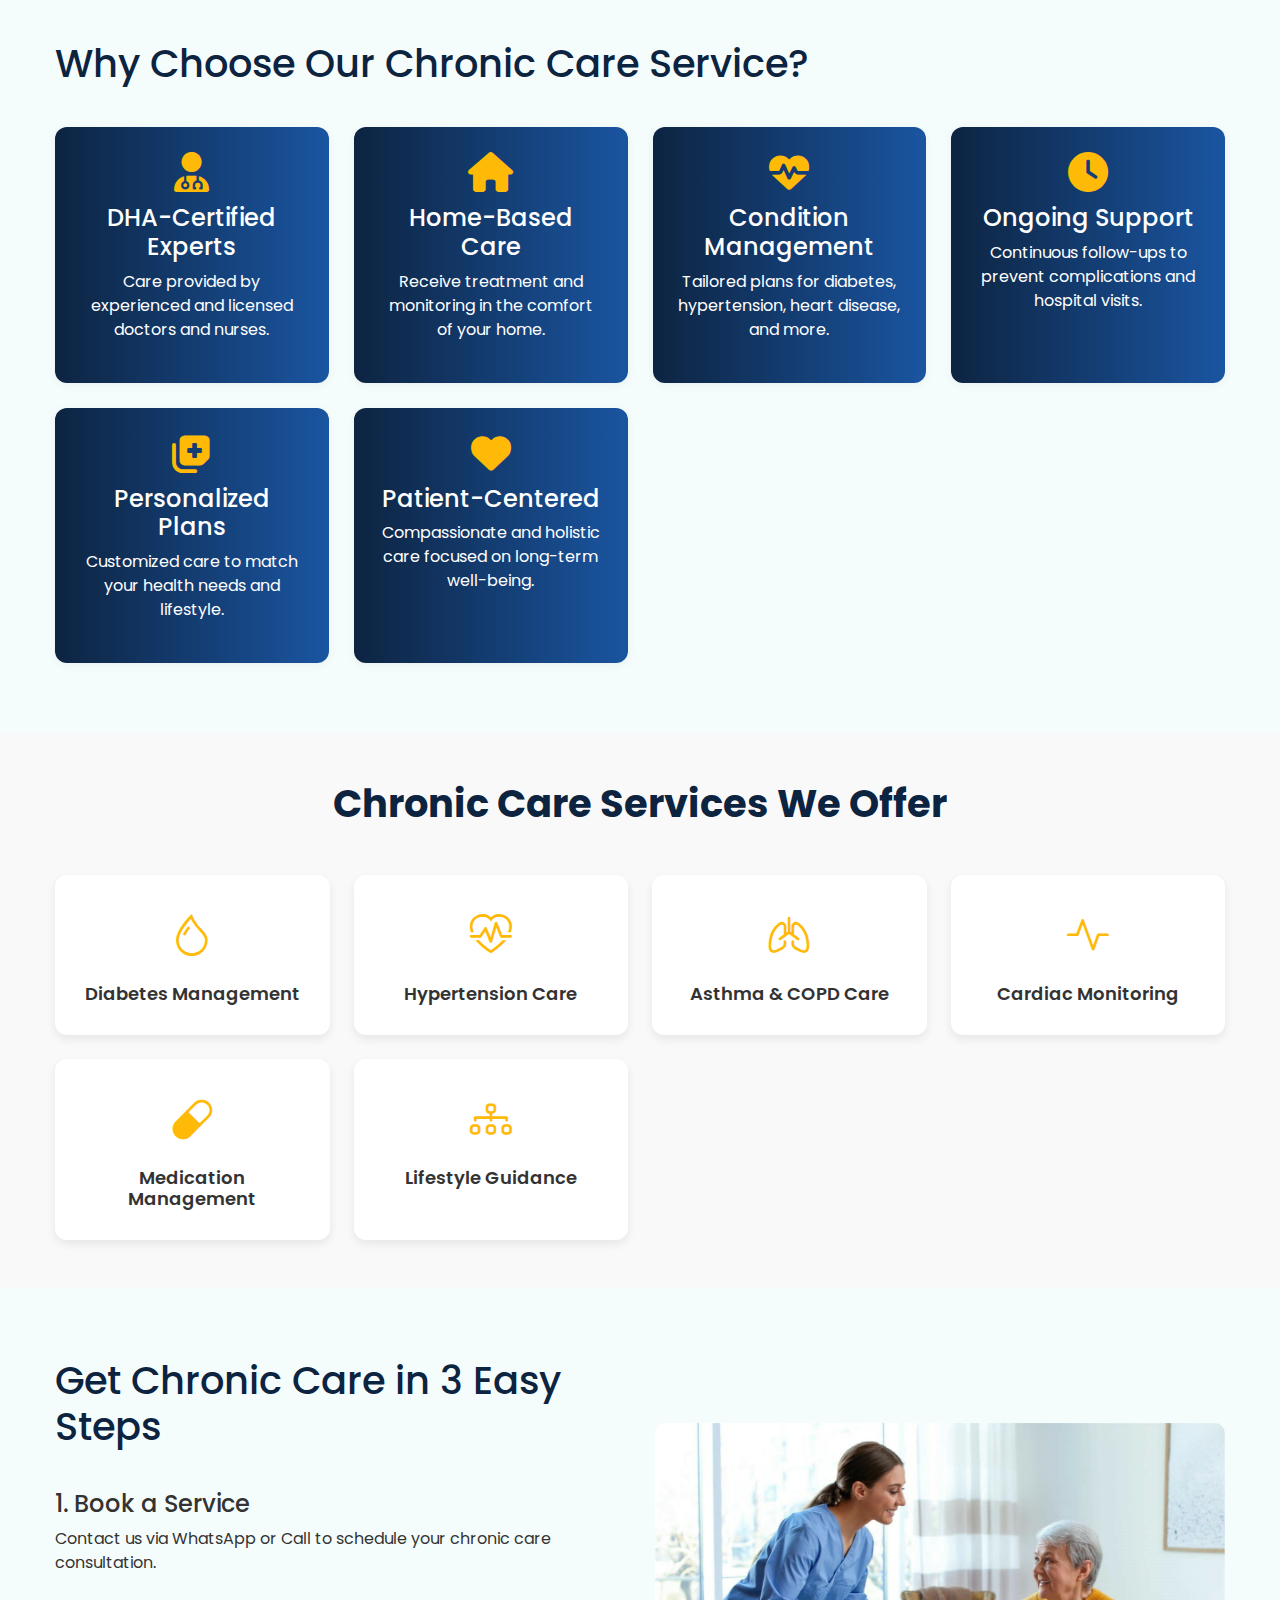
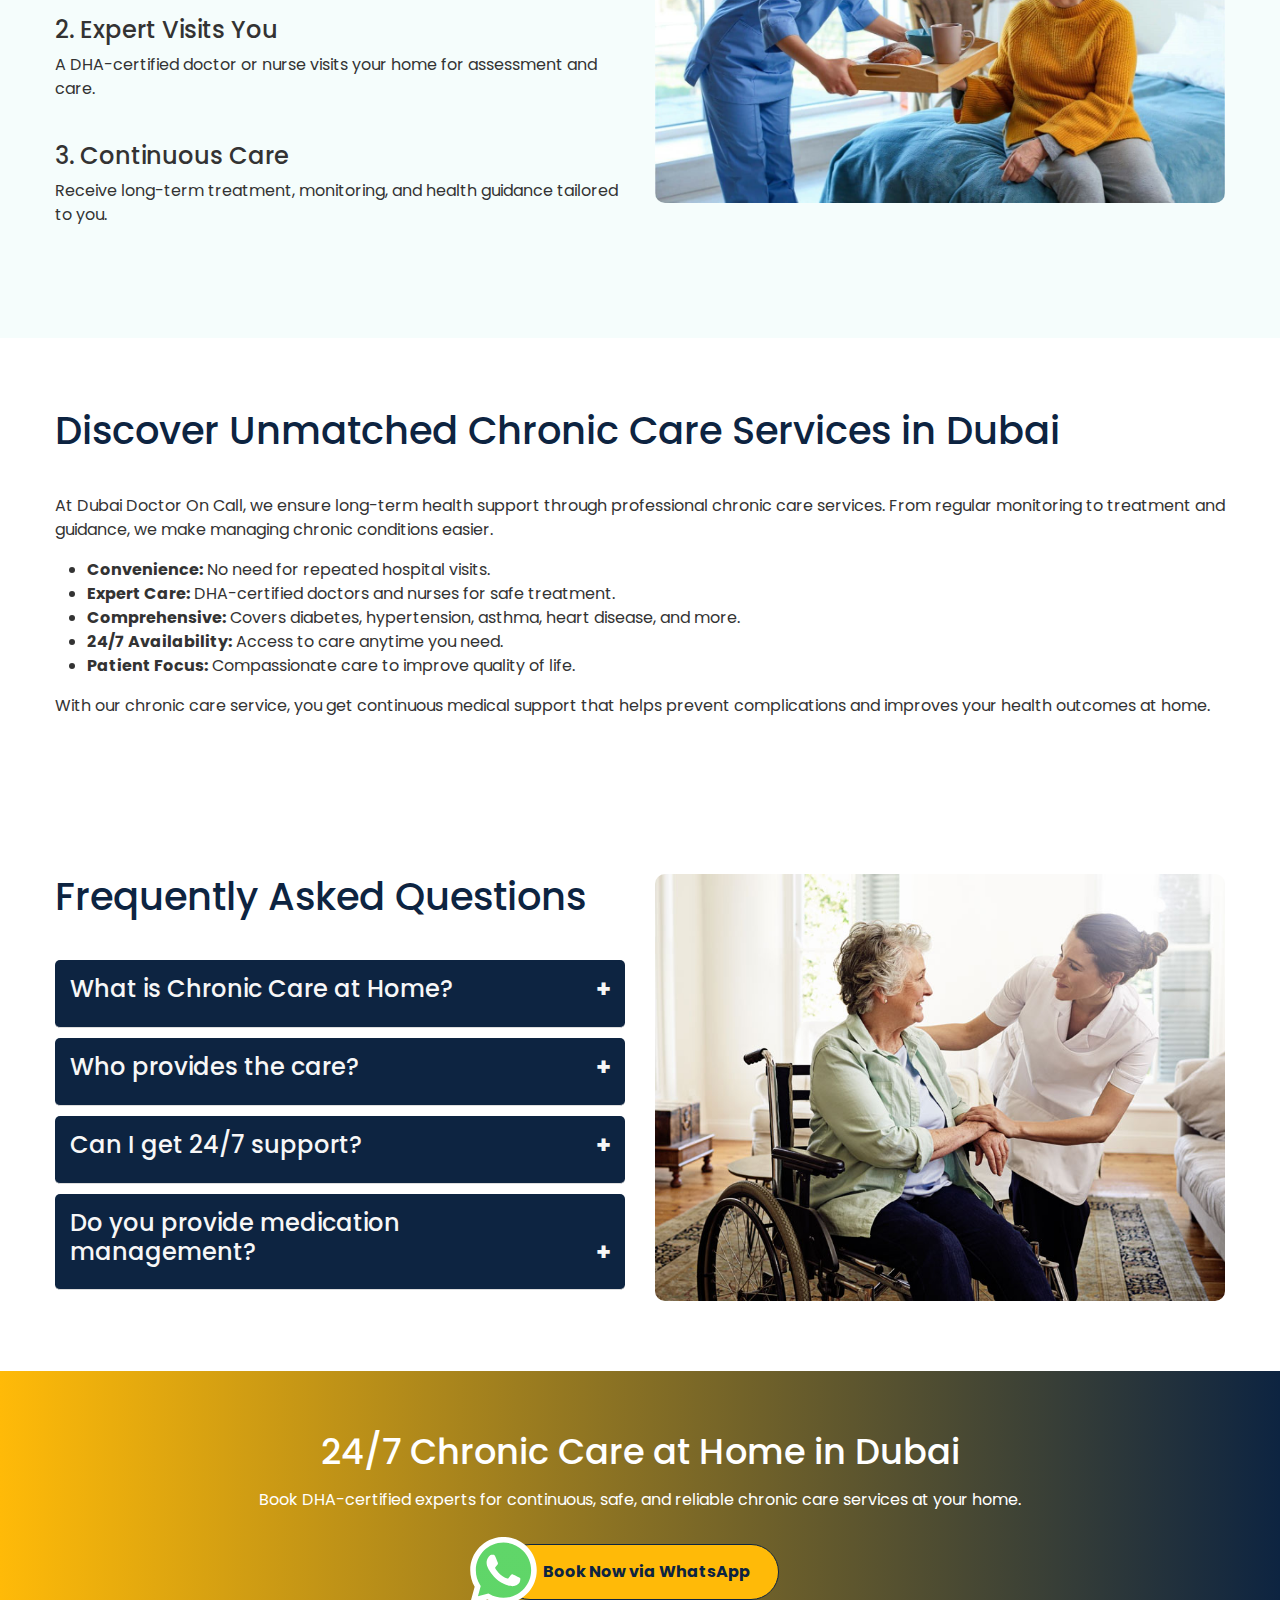
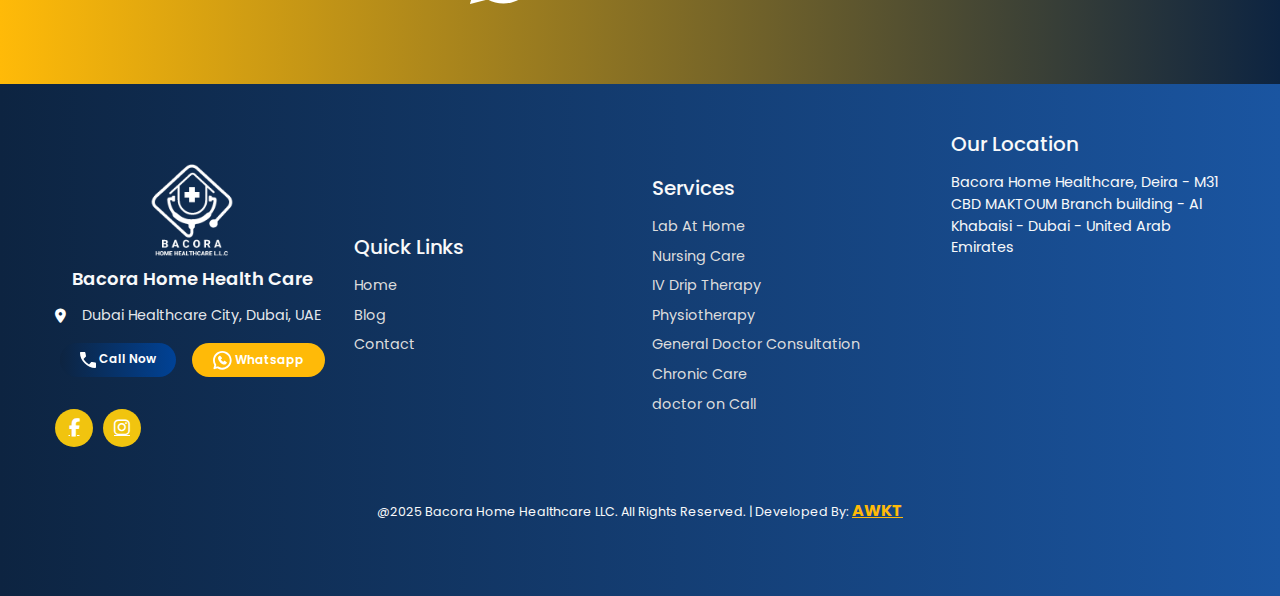
<file: services/chronic-care.html>
<!DOCTYPE html>
<html lang="en">

<head>
  <meta charset="utf-8">
  <meta content="width=device-width, initial-scale=1.0" name="viewport">
  <title>Chronic Care at Home in Dubai | Expert Medical Support</title>
  <meta name="description"
    content="Get professional chronic care at home in Dubai with DHA-certified doctors and nurses. Reliable long-term support and personalized healthcare at home.">
  <link rel="canonical" href="https://dubaidoctoroncall.com/services/chronic-care.html">

  <link rel="icon" type="image/x-icon" href="https://dubaidoctoroncall.com/logo_new.png">
  <link href="https://cdn.jsdelivr.net/npm/bootstrap@5.3.0/dist/css/bootstrap.min.css" rel="stylesheet" />
  <link href="https://cdnjs.cloudflare.com/ajax/libs/font-awesome/6.5.0/css/all.min.css" rel="stylesheet" />
  <link href="../style.css" rel="stylesheet" />
  <link href="../doc_files/css/style.css" rel="stylesheet" />
  <script src="https://cdn.jsdelivr.net/npm/bootstrap@5.3.0/dist/js/bootstrap.bundle.min.js"></script>

  <!-- Bootstrap Icons -->
  <link href="https://cdn.jsdelivr.net/npm/bootstrap-icons@1.10.5/font/bootstrap-icons.css" rel="stylesheet">
</head>

<body>
  <section class="hero" style="background: url('../pic/s6.webp') no-repeat center center/cover; height:100vh;">
    <!-- Header -->
    <header id="mainHeader" class="header">
      <nav class="navbar navbar-expand-lg navbar-light ">
        <div class="container">
          <!-- Logo -->
          <a class="navbar-brand" href="../index.html">
            <img src="../logo_new.png" alt="Bacora Logo" style="height:75px;" class="footer-logo mb-2">
          </a>

          <!-- Toggle -->
          <button class="navbar-toggler" type="button" data-bs-toggle="collapse" data-bs-target="#navbarNav"
            aria-controls="navbarNav" aria-expanded="false" aria-label="Toggle navigation">
            <span class="navbar-toggler-icon"></span>
          </button>

          <!-- Menu -->
          <div class="collapse navbar-collapse justify-content-center" id="navbarNav">
            <ul class="navbar-nav d-flex justify-content-center align-items-lg-center">
              <li class="nav-item">
                <a class="nav-link" href="../index.html">Home</a>
              </li>

              <!-- Dropdown -->
              <li class="nav-item dropdown">
                <a class="nav-link dropdown-toggle active" href="#" id="servicesDropdown" role="button"
                  data-bs-toggle="dropdown" aria-expanded="false">Services</a>
                <ul class="dropdown-menu" aria-labelledby="servicesDropdown">
                  <li><a class="dropdown-item" href="../services/lab-at-home.html">Lab At Home</a>
                  </li>
                  <li><a class="dropdown-item" href="../services/nursing-care.html">Nursing Care</a>
                  </li>
                  <li><a class="dropdown-item" href="../services/iv-drip-therapy.html">IV Drip
                      Therapy</a></li>
                  <li><a class="dropdown-item" href="../services/physiotherapy.html">Physiotherapy</a>
                  </li>
                  <li><a class="dropdown-item" href="../services/doctor-consultation.html">General
                      Doctor Consultation</a></li>
                  <li><a class="dropdown-item" href="../services/chronic-care.html">Chronic Care</a>
                  </li>
                  <li><a class="dropdown-item" href="../services/doctor-on-call.html">doctor on
                      call</a></li>
                </ul>
              </li>

              <li class="nav-item">
                <a class="nav-link" href="../contact-us.html">Contact</a>
              </li>
              <li class="nav-item">
                <a class="nav-link" href="../blog.html">Blog</a>
              </li>

              <!-- Call Button -->

            </ul>

          </div>
          <li class="nav-item ms-lg-3">
            <a href="tel:+971504353451" class="btn btn-primary px-4">Call Now</a>
          </li>
        </div>
      </nav>
    </header>

    <!-- Hero Content -->
    <div class="hero-content">
      <h1>Chronic Care <br> at Home in Dubai</h1>
      <p>
        Get comprehensive chronic disease management at home by DHA-certified doctors and nurses in Dubai. Safe,
        reliable, and continuous care tailored to your long-term health needs.
      </p>
      <a href="https://wa.me/971504353451" class="btn-cta"> Book Now</a>
    </div>
  </section>


  <!-- About Service -->
  <section class="section">
    <div class="container about">
      <img src="../pic/services/c1.jpg" alt="Chronic Care at Home in Dubai" style="width: 300px; border-radius:10px;">
      <div class="text">
        <h2>Professional Chronic Care at Home</h2>
        <h3>Continuous Support for Long-Term Health</h3>
        <p>
          Managing chronic conditions like diabetes, hypertension, asthma, and heart disease requires regular medical
          support. Our DHA-certified team provides professional monitoring, treatment, and lifestyle guidance at home.
        </p>
      </div>
    </div>
  </section>

  <!-- Why Choose Us -->
  <section class="section" style="background:#f5fdfc;">
    <div class="container">
      <h2>Why Choose Our Chronic Care Service?</h2>
      <div class="benefits-grid">
        <div class="benefit-card">
          <i class="fas fa-user-md"></i>
          <h4>DHA-Certified Experts</h4>
          <p>Care provided by experienced and licensed doctors and nurses.</p>
        </div>
        <div class="benefit-card">
          <i class="fas fa-home"></i>
          <h4>Home-Based Care</h4>
          <p>Receive treatment and monitoring in the comfort of your home.</p>
        </div>
        <div class="benefit-card">
          <i class="fas fa-heartbeat"></i>
          <h4>Condition Management</h4>
          <p>Tailored plans for diabetes, hypertension, heart disease, and more.</p>
        </div>
        <div class="benefit-card">
          <i class="fas fa-clock"></i>
          <h4>Ongoing Support</h4>
          <p>Continuous follow-ups to prevent complications and hospital visits.</p>
        </div>
        <div class="benefit-card">
          <i class="fas fa-notes-medical"></i>
          <h4>Personalized Plans</h4>
          <p>Customized care to match your health needs and lifestyle.</p>
        </div>
        <div class="benefit-card">
          <i class="fas fa-heart"></i>
          <h4>Patient-Centered</h4>
          <p>Compassionate and holistic care focused on long-term well-being.</p>
        </div>
      </div>
    </div>
  </section>

  <!-- Services We Offer -->
  <section class="section py-5" style="background:#f9f9f9;">
    <div class="container text-center">
      <h2 class="mb-5 fw-bold">Chronic Care Services We Offer</h2>
      <div class="row g-4" style="display: flex;">

        <div class="col-lg-3 col-md-4 col-sm-6">
          <div class="package-card">
            <i class="bi bi-droplet"></i>
            <h5>Diabetes Management</h5>
          </div>
        </div>

        <div class="col-lg-3 col-md-4 col-sm-6">
          <div class="package-card">
            <i class="bi bi-heart-pulse"></i>
            <h5>Hypertension Care</h5>
          </div>
        </div>

        <div class="col-lg-3 col-md-4 col-sm-6">
          <div class="package-card">
            <i class="bi bi-lungs"></i>
            <h5>Asthma & COPD Care</h5>
          </div>
        </div>

        <div class="col-lg-3 col-md-4 col-sm-6">
          <div class="package-card">
            <i class="bi bi-activity"></i>
            <h5>Cardiac Monitoring</h5>
          </div>
        </div>

        <div class="col-lg-3 col-md-4 col-sm-6">
          <div class="package-card">
            <i class="bi bi-capsule"></i>
            <h5>Medication Management</h5>
          </div>
        </div>

        <div class="col-lg-3 col-md-4 col-sm-6">
          <div class="package-card">
            <i class="bi bi-diagram-3"></i>
            <h5>Lifestyle Guidance</h5>
          </div>
        </div>

      </div>
    </div>
  </section>

  <!-- How It Works -->
  <section class="section" style="background: #f5fdfc;">
    <div class="container how">
      <div class="text text-align-center">
        <h2>Get Chronic Care in 3 Easy Steps</h2>
        <div class="step">
          <div>
            <h4>1. Book a Service</h4>
            <p>Contact us via WhatsApp or Call to schedule your chronic care consultation.</p>
          </div>
        </div>
        <div class="step">
          <div>
            <h4>2. Expert Visits You</h4>
            <p>A DHA-certified doctor or nurse visits your home for assessment and care.</p>
          </div>
        </div>
        <div class="step">
          <div>
            <h4>3. Continuous Care</h4>
            <p>Receive long-term treatment, monitoring, and health guidance tailored to you.</p>
          </div>
        </div>
      </div>
      <img src="../pic/services/c2.jpeg" alt="Chronic Care at Home" style="width: 300px; border-radius:10px;">
    </div>
  </section>

  <!-- Discover Unmatched -->
  <section class="section">
    <div class="container">
      <h2>Discover Unmatched Chronic Care Services in Dubai</h2>
      <p>
        At Dubai Doctor On Call, we ensure long-term health support through professional chronic care services. From
        regular monitoring to treatment and guidance, we make managing chronic conditions easier.
      </p>
      <ul>
        <li><strong>Convenience:</strong> No need for repeated hospital visits.</li>
        <li><strong>Expert Care:</strong> DHA-certified doctors and nurses for safe treatment.</li>
        <li><strong>Comprehensive:</strong> Covers diabetes, hypertension, asthma, heart disease, and more.</li>
        <li><strong>24/7 Availability:</strong> Access to care anytime you need.</li>
        <li><strong>Patient Focus:</strong> Compassionate care to improve quality of life.</li>
      </ul>
      <p>
        With our chronic care service, you get continuous medical support that helps prevent complications and improves
        your health outcomes at home.
      </p>
    </div>
  </section>

  <!-- FAQ -->
  <section class="section">
    <div class="container faq">
      <div class="text">
        <h2>Frequently Asked Questions</h2>

        <div class="faq-item">
          <h4 class="faq-question">What is Chronic Care at Home?</h4>
          <p class="faq-answer">
            Chronic care at home provides long-term medical support for conditions like diabetes, hypertension, asthma,
            and heart disease.
          </p>
        </div>

        <div class="faq-item">
          <h4 class="faq-question">Who provides the care?</h4>
          <p class="faq-answer">
            All our services are provided by DHA-licensed doctors and nurses with expertise in chronic disease
            management.
          </p>
        </div>

        <div class="faq-item">
          <h4 class="faq-question">Can I get 24/7 support?</h4>
          <p class="faq-answer">
            Yes, our chronic care team is available round the clock across Dubai.
          </p>
        </div>

        <div class="faq-item">
          <h4 class="faq-question">Do you provide medication management?</h4>
          <p class="faq-answer">
            Yes, we ensure proper prescriptions, medication management, and monitoring as part of chronic care services.
          </p>
        </div>
      </div>

      <img src="../pic/services/c3.jpg" alt="Chronic Care FAQ" style="width: 300px; border-radius:10px;">
    </div>
  </section>

  <!-- Book Now CTA -->
  <section class="book-strip">
    <h2>24/7 Chronic Care at Home in Dubai</h2>
    <p>Book DHA-certified experts for continuous, safe, and reliable chronic care services at your home.</p>
    <a href="https://wa.me/971504353451" class="btn btn-custom svg-btn mt-3 mb-4 order-3 order-md-2">
      <svg class="brand" xmlns="http://www.w3.org/2000/svg" width="61" height="61" viewBox="0 0 61 61" fill="none">
        <path
          d="M1.29621 30.2348C1.29479 35.377 2.6384 40.398 5.19324 44.8235L1.05188 59.9443L16.5261 55.8869C20.8061 58.2169 25.6015 59.4377 30.4746 59.4381H30.4874C46.5743 59.4381 59.6695 46.3477 59.6764 30.2579C59.6795 22.4612 56.6459 15.1297 51.1344 9.61392C45.6238 4.09859 38.2949 1.05959 30.4862 1.05603C14.3973 1.05603 1.30309 14.1457 1.29645 30.2348"
          fill="url(#paint0_linear_2201_585)" />
        <path
          d="M0.254068 30.2254C0.252407 35.5526 1.64417 40.7532 4.2901 45.3372L0.000244141 61L16.0293 56.7972C20.4459 59.2052 25.4184 60.4748 30.4783 60.4767H30.4913C47.1555 60.4767 60.721 46.9154 60.7282 30.2496C60.731 22.1728 57.5883 14.5778 51.8799 8.86438C46.1708 3.15168 38.5798 0.00332106 30.4913 0C13.8244 0 0.26071 13.5594 0.254068 30.2254ZM9.79997 44.5477L9.20147 43.5977C6.68553 39.5972 5.35758 34.9743 5.35948 30.2273C5.3647 16.3749 16.6383 5.10494 30.5008 5.10494C37.2141 5.10779 43.5232 7.72478 48.2685 12.4729C53.0136 17.2216 55.6246 23.534 55.623 30.2477C55.6168 44.1001 44.343 55.3715 30.4913 55.3715H30.4814C25.9712 55.3691 21.5477 54.1579 17.6901 51.869L16.7721 51.3246L7.26008 53.8185L9.79997 44.5477Z"
          fill="url(#paint1_linear_2201_585)" />
        <path
          d="M22.9341 17.5892C22.3681 16.3312 21.7724 16.3058 21.2341 16.2838C20.7934 16.2648 20.2895 16.2662 19.7862 16.2662C19.2823 16.2662 18.4637 16.4557 17.7717 17.2113C17.079 17.9675 15.1272 19.7951 15.1272 23.512C15.1272 27.229 17.8346 30.8214 18.212 31.326C18.5899 31.8296 23.4386 39.7015 31.1179 42.7298C37.5 45.2465 38.7987 44.7459 40.1839 44.6197C41.5692 44.494 44.654 42.7927 45.2833 41.0285C45.9132 39.2645 45.9132 37.7525 45.7243 37.4365C45.5355 37.1217 45.0317 36.9327 44.2761 36.555C43.5206 36.1774 39.806 34.3494 39.1135 34.0972C38.4209 33.8453 37.9172 33.7195 37.4134 34.476C36.9095 35.2313 35.4627 36.9327 35.0218 37.4365C34.5812 37.9416 34.1402 38.0044 33.3849 37.6265C32.6289 37.2475 30.1958 36.4506 27.3091 33.8771C25.0631 31.8745 23.5468 29.4015 23.106 28.645C22.6653 27.8897 23.0588 27.4802 23.4377 27.1038C23.7771 26.7652 24.1934 26.2215 24.5716 25.7806C24.9483 25.3393 25.074 25.0245 25.3259 24.5207C25.5781 24.0164 25.4519 23.5751 25.2633 23.1972C25.074 22.8194 23.6059 19.0829 22.9341 17.5892Z"
          fill="white" />
        <defs>
          <linearGradient id="paint0_linear_2201_585" x1="2932.28" y1="5889.88" x2="2932.28" y2="1.05603"
            gradientUnits="userSpaceOnUse">
            <stop stop-color="#1FAF38" />
            <stop offset="1" stop-color="#60D669" />
          </linearGradient>
          <linearGradient id="paint1_linear_2201_585" x1="3036.4" y1="6100" x2="3036.4" y2="0"
            gradientUnits="userSpaceOnUse">
            <stop stop-color="#F9F9F9" />
            <stop offset="1" stop-color="white" />
          </linearGradient>
        </defs>
      </svg>
      Book Now via WhatsApp
    </a>
  </section>

  <!-- JavaScript -->
  <script>
    document.querySelectorAll(".faq-question").forEach((question) => {
      question.addEventListener("click", () => {
        const parent = question.parentElement;

        // Close all others
        document.querySelectorAll(".faq-item").forEach((item) => {
          if (item !== parent) {
            item.classList.remove("active");
          }
        });

        // Toggle current
        parent.classList.toggle("active");
      });
    });
  </script>

  <!-- Footer -->
  <footer class="bacora-footer text-light pt-5 text-align-center">
    <div class="container">
      <div class="row text-center text-lg-start align-items-center">

        <!-- Brand + Address -->
        <div class="col-lg-3 mb-4 mb-lg-0">
          <div class="footer-brand mb-3">
            <img src="../logo_new.png" alt="Bacora Logo" class="footer-logo mb-2" style="max-height:70px;">
            <h3 class="h5">Bacora Home Health Care</h3>
          </div>
          <div class="footer-address">
            <i class="fas fa-map-marker-alt me-2"></i>
            <span>Dubai Healthcare City, Dubai, UAE</span>
          </div>
          <div class="d-flex footer-actions mt-3">
            <a href="https://wa.me/971504353451" class="  blue-btn call-btn-Footer float1">
              <svg xmlns="http://www.w3.org/2000/svg" width="16" height="16" viewBox="0 0 16 16" fill="none">
                <path
                  d="M15.0667 16C13.2148 16 11.3852 15.5964 9.57778 14.7893C7.77037 13.9822 6.12593 12.8376 4.64444 11.3556C3.16296 9.87348 2.01867 8.22904 1.21156 6.42222C0.404444 4.61541 0.000592593 2.78578 0 0.933334C0 0.666667 0.0888888 0.444444 0.266667 0.266667C0.444444 0.0888888 0.666667 0 0.933334 0H4.53333C4.74074 0 4.92593 0.0705184 5.08889 0.211555C5.25185 0.352593 5.34815 0.519111 5.37778 0.711111L5.95556 3.82222C5.98519 4.05926 5.97778 4.25926 5.93333 4.42222C5.88889 4.58519 5.80741 4.72593 5.68889 4.84444L3.53333 7.02222C3.82963 7.57037 4.18133 8.09985 4.58844 8.61067C4.99556 9.12148 5.44385 9.61422 5.93333 10.0889C6.39259 10.5481 6.87407 10.9742 7.37778 11.3671C7.88148 11.76 8.41481 12.1191 8.97778 12.4444L11.0667 10.3556C11.2 10.2222 11.3742 10.1224 11.5893 10.056C11.8044 9.98963 12.0154 9.97096 12.2222 10L15.2889 10.6222C15.4963 10.6815 15.6667 10.789 15.8 10.9449C15.9333 11.1007 16 11.2747 16 11.4667V15.0667C16 15.3333 15.9111 15.5556 15.7333 15.7333C15.5556 15.9111 15.3333 16 15.0667 16Z"
                  fill="white" />
              </svg>
              Call Now
            </a>
            <a href="https://wa.me/971504353451" target="_blank" class="btn yellow-btn">
              <svg xmlns="http://www.w3.org/2000/svg" width="19" height="19" viewBox="0 0 19 19" fill="none">
                <path
                  d="M9.31525 0C14.4599 0 18.6302 4.17032 18.6302 9.315C18.6302 14.4597 14.4599 18.63 9.31525 18.63C7.72981 18.6322 6.17024 18.2282 4.78537 17.4563L4.50126 17.2905L1.67695 18.1214C1.52326 18.1667 1.36054 18.172 1.20423 18.1368C1.04792 18.1015 0.903192 18.027 0.783771 17.9202C0.664349 17.8133 0.574189 17.6778 0.521838 17.5263C0.469488 17.3749 0.456681 17.2126 0.484631 17.0548L0.50885 16.9533L1.33975 14.129C0.461394 12.677 -0.0019099 11.012 0.00025167 9.315C0.00025167 4.17032 4.17058 0 9.31525 0ZM9.31525 1.863C7.98099 1.86276 6.67115 2.22075 5.52249 2.89959C4.37383 3.57842 3.4285 4.55321 2.78521 5.72215C2.14193 6.89109 1.82428 8.2113 1.86545 9.54492C1.90661 10.8785 2.30508 12.1766 3.01924 13.3037C3.20368 13.5943 3.28286 13.952 3.22045 14.3069L3.18412 14.4587L2.77333 15.8569L4.17151 15.4461C4.57485 15.3269 4.99402 15.3996 5.32657 15.611C6.30308 16.2293 7.41004 16.612 8.55994 16.7288C9.70983 16.8457 10.8711 16.6934 11.9521 16.2841C13.033 15.8748 14.0039 15.2197 14.788 14.3705C15.5721 13.5214 16.1479 12.5014 16.47 11.3914C16.792 10.2814 16.8515 9.11163 16.6436 7.97467C16.4357 6.8377 15.9662 5.76468 15.2722 4.84042C14.5782 3.91617 13.6787 3.16601 12.6448 2.64926C11.611 2.13251 10.4711 1.86333 9.31525 1.863ZM6.61576 4.82889C6.71899 4.78469 6.83189 4.76789 6.94351 4.78013C7.05514 4.79237 7.16171 4.83323 7.25291 4.89876C7.72238 5.24155 8.09498 5.70171 8.41542 6.15069L8.72002 6.59222L8.86254 6.80181C8.94507 6.92193 8.98562 7.06596 8.97787 7.2115C8.97012 7.35704 8.91451 7.49594 8.81969 7.60663L8.74983 7.67742L7.88912 8.31643C7.84817 8.3468 7.81938 8.39077 7.80794 8.44046C7.7965 8.49014 7.80316 8.54228 7.82671 8.58749C8.02233 8.94146 8.36791 9.46962 8.76473 9.86644C9.16248 10.2633 9.71486 10.6321 10.093 10.8492C10.175 10.8958 10.2738 10.8808 10.3408 10.8203L10.3762 10.7784L10.9361 9.92606C11.0387 9.78895 11.1905 9.697 11.3595 9.66955C11.5286 9.6421 11.7017 9.68129 11.8424 9.77888L12.3482 10.1319C12.8512 10.4905 13.3347 10.8762 13.7175 11.3652C13.7883 11.4571 13.8334 11.5663 13.8479 11.6814C13.8625 11.7965 13.8461 11.9134 13.8004 12.0201C13.4315 12.8808 12.4972 13.6139 11.5266 13.5785L11.3785 13.5692L11.2006 13.5524L11.1 13.5393L10.8783 13.5021C10.0176 13.34 8.63805 12.8519 7.2082 11.423C5.77927 9.99313 5.29117 8.61358 5.12909 7.75287L5.09183 7.53117L5.06854 7.33742L5.05643 7.17441L5.05271 7.10455C5.01731 6.13206 5.75413 5.19777 6.61576 4.82889Z"
                  fill="white" />
              </svg>
              Whatsapp
            </a>
          </div>
          <div class="social-icons mt-3">
            <a href="https://www.facebook.com/share/1J2XceLTKp/?mibextid=wwXIfr" target="_blank"
              class="social-icon facebook">
              <i class="fab fa-facebook-f"></i>
            </a>
            <a href="https://www.instagram.com/bacorahealthcare?igsh=MWY5aTFzYmZvdTZuNA==" target="_blank"
              class="social-icon facebook">
              <i class="fab fa-instagram"></i>
            </a>
          </div>
        </div>

        <!-- Footer Menu -->
        <div class="col-lg-3 mb-4 mb-lg-0">
          <h5 class="mb-3">Quick Links</h5>
          <ul class="list-unstyled footer-menu">
            <li><a href="../index.html">Home</a></li>
            <li><a href="../blog.html">Blog</a></li>
            <li><a href="../contact-us.html">Contact</a></li>
          </ul>
        </div>
        <div class="col-lg-3 mb-4 mb-lg-0">
          <h5 class="mb-3">Services</h5>
          <ul class="list-unstyled footer-menu">
            <li><a href="../services/lab-at-home.html">Lab At Home</a></li>
            <li><a href="../services/nursing-care.html">Nursing Care</a></li>
            <li><a href="../services/iv-drip-therapy.html">IV Drip Therapy</a></li>
            <li><a href="../services/physiotherapy.html">Physiotherapy</a></li>
            <li><a href="../services/doctor-consultation.html">General Doctor Consultation</a></li>
            <li><a href="../services/chronic-care.html">Chronic Care</a></li>
            <li><a href="../services/doctor-on-call.html">doctor on Call</a></li>
          </ul>
        </div>

        <!-- Call Buttons -->
        <div class="col-lg-3 ">
          <h5 class="mb-3">Our Location</h5>
          <p>
            Bacora Home Healthcare, Deira - M31 CBD MAKTOUM Branch building -
            Al Khabaisi - Dubai - United Arab Emirates
          </p>

          <div style="width:100%; height:200px; border-radius:8px; overflow:hidden;">
            <iframe
              src="https://www.google.com/maps/embed?pb=!1m18!1m12!1m3!1d3608.250372623464!2d55.332!3d25.272!2m3!1f0!2f0!3f0!3m2!1i1024!2i768!4f13.1!3m3!1m2!1s0x3e5f434a3b7e6f4b%3A0x3b1a14a1!2sBacora%20Home%20Healthcare%2C%20Deira%20-%20M31%20CBD%20MAKTOUM%20Branch%20building%20-%20Al%20Khabaisi%20-%20Dubai%20-%20United%20Arab%20Emirates!5e0!3m2!1sen!2sae!4v1694444444444!5m2!1sen!2sae"
              width="100%" height="100%" style="border:0;" allowfullscreen="" loading="lazy"
              referrerpolicy="no-referrer-when-downgrade">
            </iframe>
          </div>
        </div>

      </div>
      <!-- Copyright -->
      <div class="row mt-4 mb-5">
        <div class="col text-center">
          <p class="mb-0 small">
            @2025 Bacora Home Healthcare LLC. All Rights Reserved. | Developed By:
            <a href="https://awktechz.com" target="_blank" rel="noopener noreferrer">AWKT</a>
          </p>

        </div>
      </div>
    </div>
  </footer>
  <!-- Floating buttons foot  d-md-none-->
  <section class="floating-btns position-fixed start-0 end-0 bottom-0 index-1 text-center py-3">
    <div class="container-fluid">
      <div>
        <a href="https://wa.me/971504353451" target="_blank" class="btn blue-btn float1">
          <svg xmlns="http://www.w3.org/2000/svg" width="16" height="16" viewBox="0 0 16 16" fill="none">
            <path
              d="M15.0667 16C13.2148 16 11.3852 15.5964 9.57778 14.7893C7.77037 13.9822 6.12593 12.8376 4.64444 11.3556C3.16296 9.87348 2.01867 8.22904 1.21156 6.42222C0.404444 4.61541 0.000592593 2.78578 0 0.933334C0 0.666667 0.0888888 0.444444 0.266667 0.266667C0.444444 0.0888888 0.666667 0 0.933334 0H4.53333C4.74074 0 4.92593 0.0705184 5.08889 0.211555C5.25185 0.352593 5.34815 0.519111 5.37778 0.711111L5.95556 3.82222C5.98519 4.05926 5.97778 4.25926 5.93333 4.42222C5.88889 4.58519 5.80741 4.72593 5.68889 4.84444L3.53333 7.02222C3.82963 7.57037 4.18133 8.09985 4.58844 8.61067C4.99556 9.12148 5.44385 9.61422 5.93333 10.0889C6.39259 10.5481 6.87407 10.9742 7.37778 11.3671C7.88148 11.76 8.41481 12.1191 8.97778 12.4444L11.0667 10.3556C11.2 10.2222 11.3742 10.1224 11.5893 10.056C11.8044 9.98963 12.0154 9.97096 12.2222 10L15.2889 10.6222C15.4963 10.6815 15.6667 10.789 15.8 10.9449C15.9333 11.1007 16 11.2747 16 11.4667V15.0667C16 15.3333 15.9111 15.5556 15.7333 15.7333C15.5556 15.9111 15.3333 16 15.0667 16Z"
              fill="white" />
          </svg>
          Call Now
        </a>
        <a href="https://wa.me/971504353451" target="_blank" class="btn yellow-btn float2">
          <svg xmlns="http://www.w3.org/2000/svg" width="17" height="17" viewBox="0 0 17 17" fill="none">
            <path
              d="M8.0299 0C12.4648 0 16.0598 3.59498 16.0598 8.02989C16.0598 12.4648 12.4648 16.0598 8.0299 16.0598C6.66319 16.0617 5.31878 15.7134 4.12496 15.048L3.88005 14.9051L1.44539 15.6214C1.3129 15.6604 1.17263 15.665 1.03788 15.6346C0.903136 15.6042 0.778377 15.54 0.675431 15.4479C0.572484 15.3558 0.494763 15.2389 0.449635 15.1084C0.404506 14.9778 0.393466 14.8379 0.417561 14.7019L0.438439 14.6144L1.1547 12.1797C0.397529 10.9281 -0.00185686 9.49274 6.49044e-06 8.02989C6.49044e-06 3.59498 3.59499 0 8.0299 0ZM8.0299 1.60598C6.87972 1.60577 5.75058 1.91437 4.76039 2.49956C3.7702 3.08474 2.95529 3.92505 2.40075 4.93272C1.84621 5.94039 1.57239 7.07846 1.60788 8.22809C1.64337 9.37772 1.98686 10.4967 2.60249 11.4683C2.76149 11.7188 2.82974 12.0272 2.77594 12.3331L2.74462 12.464L2.39051 13.6693L3.59579 13.3152C3.94349 13.2124 4.30483 13.275 4.5915 13.4573C5.43329 13.9903 6.38754 14.3202 7.37879 14.4209C8.37004 14.5216 9.37113 14.3904 10.3029 14.0375C11.2347 13.6847 12.0717 13.1199 12.7476 12.3879C13.4235 11.6559 13.9199 10.7767 14.1976 9.81984C14.4752 8.86294 14.5264 7.85458 14.3472 6.87448C14.168 5.89437 13.7633 4.96938 13.165 4.17263C12.5667 3.37589 11.7913 2.72923 10.9001 2.28377C10.0089 1.83831 9.02625 1.60626 8.0299 1.60598ZM5.70284 4.1627C5.79182 4.12459 5.88914 4.11011 5.98537 4.12066C6.08159 4.13121 6.17347 4.16644 6.25208 4.22292C6.65679 4.51842 6.97798 4.9151 7.25421 5.30214L7.51679 5.68275L7.63965 5.86343C7.71079 5.96698 7.74574 6.09113 7.73906 6.2166C7.73239 6.34206 7.68445 6.4618 7.60271 6.55721L7.54248 6.61824L6.80052 7.16909C6.76522 7.19526 6.7404 7.23317 6.73054 7.276C6.72068 7.31883 6.72642 7.36378 6.74672 7.40276C6.91535 7.70789 7.21326 8.16319 7.55533 8.50526C7.89821 8.84733 8.37438 9.16532 8.70039 9.35242C8.77106 9.39256 8.85617 9.37972 8.91399 9.32752L8.9445 9.29139L9.4271 8.55665C9.51556 8.43846 9.64643 8.35919 9.79215 8.33553C9.93787 8.31187 10.0871 8.34565 10.2084 8.42978L10.6444 8.73411C11.078 9.04326 11.4948 9.3757 11.8248 9.79727C11.8859 9.8765 11.9247 9.97058 11.9373 10.0698C11.9498 10.169 11.9357 10.2698 11.8963 10.3618C11.5783 11.1037 10.7729 11.7357 9.93619 11.7052L9.80852 11.6971L9.65515 11.6827L9.56843 11.6714L9.37731 11.6393C8.63535 11.4996 7.44613 11.0788 6.21354 9.84706C4.98175 8.61447 4.56099 7.42524 4.42127 6.68328L4.38915 6.49217L4.36907 6.32515L4.35863 6.18462L4.35542 6.1244C4.32491 5.28608 4.96007 4.48068 5.70284 4.1627Z"
              fill="white" />
          </svg>
          Whatsapp
        </a>

      </div>
    </div>
  </section>
  <!-- ================================== -->
  <!-- Portfolio Modal windows -->
  <script>
    window.addEventListener("scroll", function () {
      const header = document.getElementById("mainHeader");
      if (window.scrollY > 50) {
        header.classList.add("scrolled");
      } else {
        header.classList.remove("scrolled");
      }
    });
  </script>

</body>

</html>
</file>
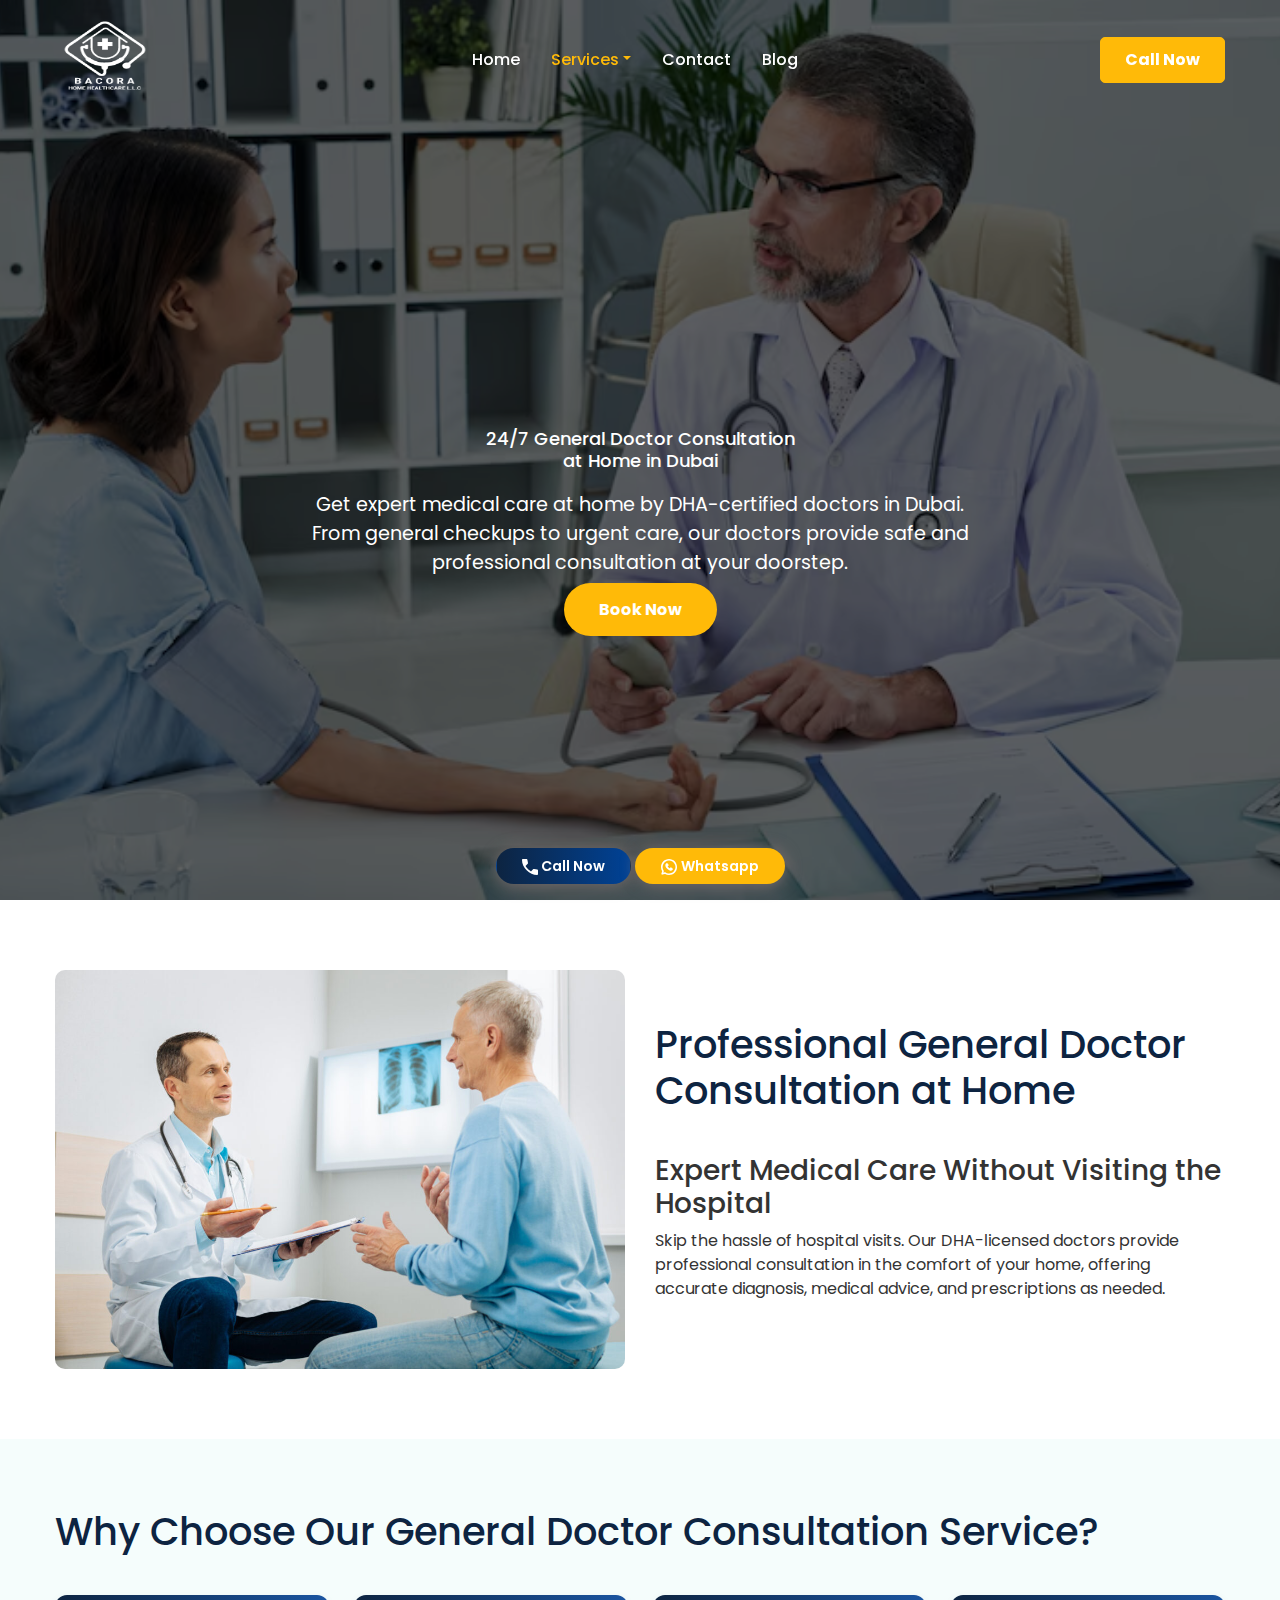
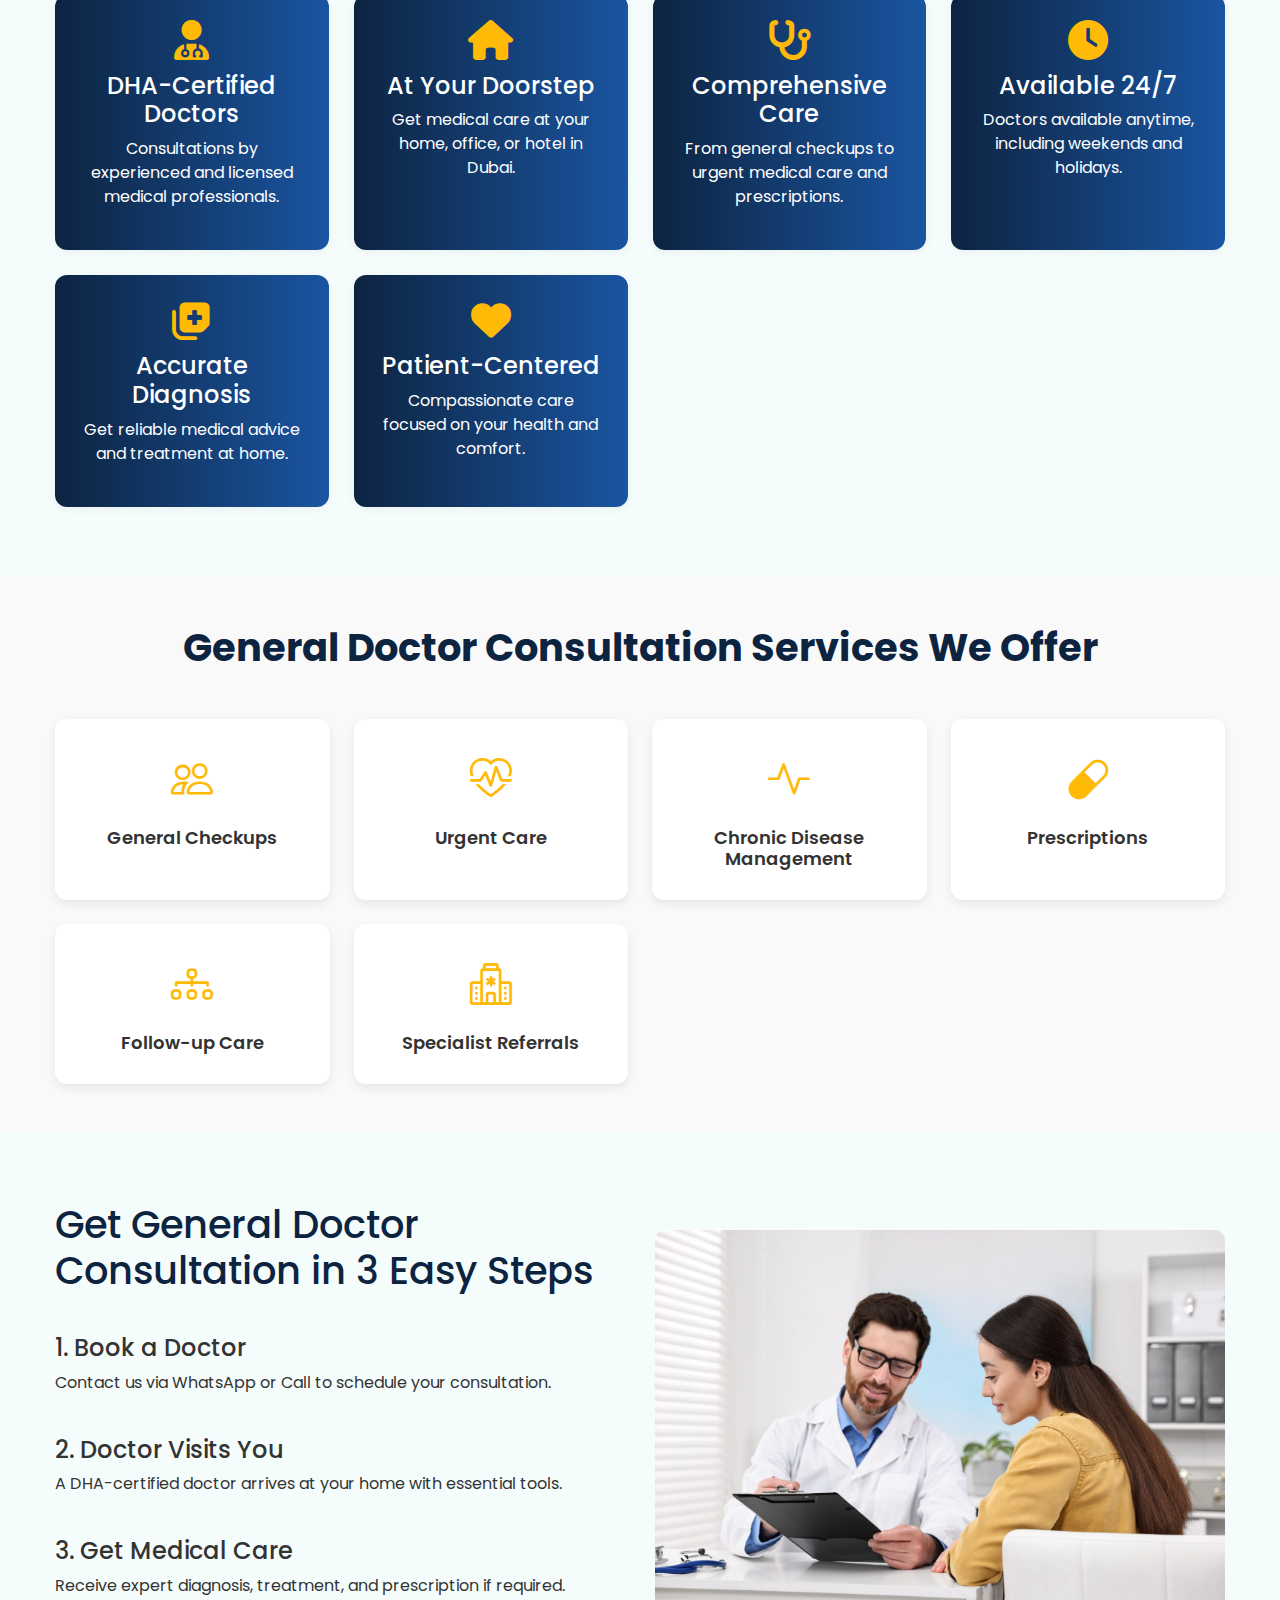
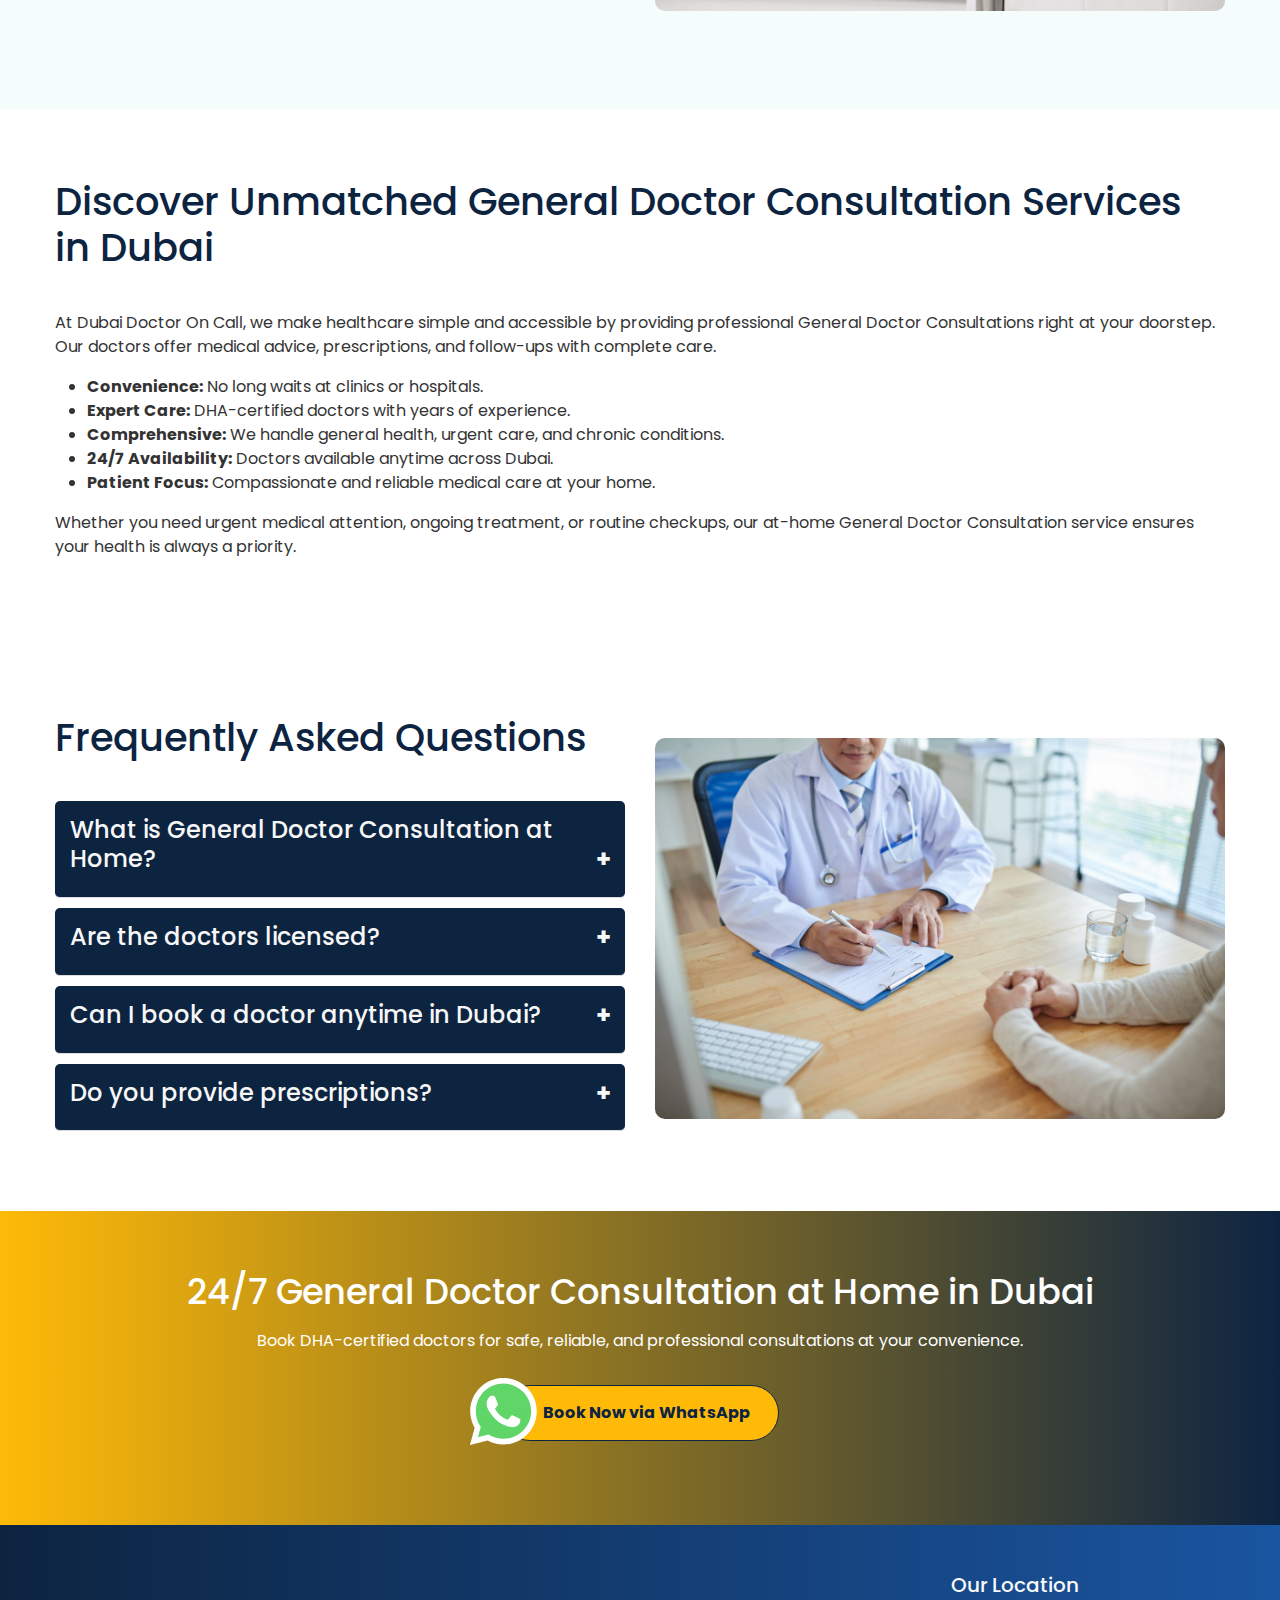
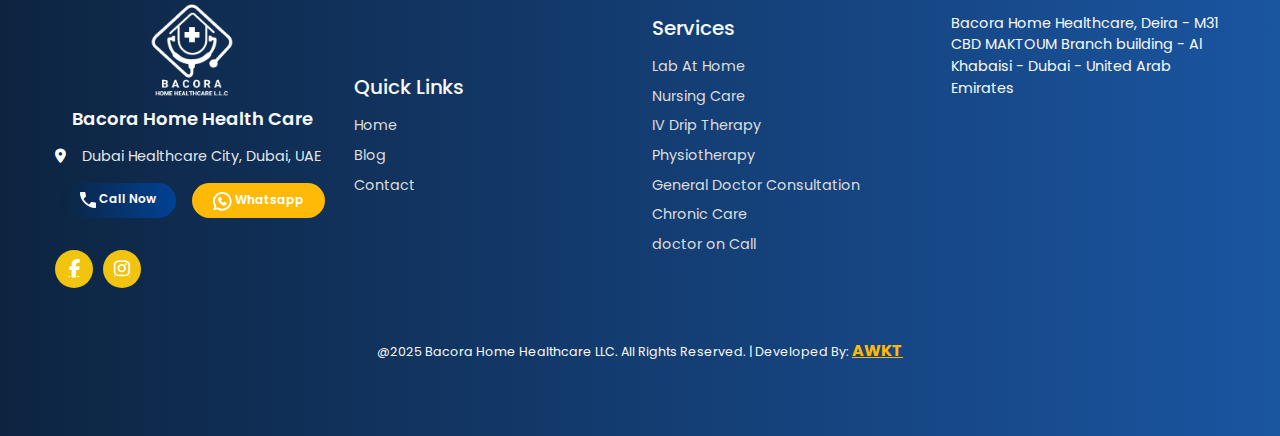
<file: services/doctor-consultation.html>
<!DOCTYPE html>
<html lang="en">

<head>
  <meta charset="utf-8">
  <meta content="width=device-width, initial-scale=1.0" name="viewport">
  <title>Doctor on Call Dubai | General Consultation at Home</title>
  <meta name="description"
    content="Book a general doctor consultation at home in Dubai. DHA-certified doctors provide safe, reliable medical care and treatment at your doorstep 24/7.">
  <link rel="canonical" href="https://dubaidoctoroncall.com/services/doctor-consultation.html">

  <link rel="icon" type="image/x-icon" href="https://dubaidoctoroncall.com/logo_new.png">
  <link href="https://cdn.jsdelivr.net/npm/bootstrap@5.3.0/dist/css/bootstrap.min.css" rel="stylesheet" />
  <link href="https://cdnjs.cloudflare.com/ajax/libs/font-awesome/6.5.0/css/all.min.css" rel="stylesheet" />
  <link href="../style.css" rel="stylesheet" />
  <link href="../doc_files/css/style.css" rel="stylesheet" />
  <script src="https://cdn.jsdelivr.net/npm/bootstrap@5.3.0/dist/js/bootstrap.bundle.min.js"></script>

  <!-- Bootstrap Icons -->
  <link href="https://cdn.jsdelivr.net/npm/bootstrap-icons@1.10.5/font/bootstrap-icons.css" rel="stylesheet">
  <script type="application/ld+json">
      {
        "@context": "https://schema.org",
        "@type": "Service",
        "@id": "https://dubaidoctoroncall.com/services/doctor-consultation.html#service",
        "name": "Doctor Consultation at Home",
        "serviceType": "Home Doctor Consultation",
        "url": "https://dubaidoctoroncall.com/services/doctor-consultation.html",
        "description": "Book certified doctors to visit you at home in Dubai for consultation. Includes
        general health check-ups, chronic disease management, medical advice and follow-ups in the
        comfort of your home.
        "provider": {
        "@type": "LocalBusiness",
        "@id": "https://dubaidoctoroncall.com/#localbusiness",
        "name": "Dubai Doctor On Call",
        "url": "https://dubaidoctoroncall.com/"
        },
        "areaServed": {
        "@type": "Place",
        "name": "Dubai, UAE"
        }
        }
          </script>
  <!-- FAQPage schema (Doctor Consultation page) -->
  <script type="application/ld+json">
      {
      "@context": "https://schema.org",
      "@type": "FAQPage",
      "mainEntity": [
      {
      "@type": "Question",
      "name": "What is Doctor Consultation at Home?",
      "acceptedAnswer": {
      "@type": "Answer",
      "text": "Doctor Consultation at Home allows certified physicians to visit you at home in
      Dubai for general check-ups, health advice, managing chronic conditions, and follow-ups
      without needing to visit a clinic."
      }
      },
      {
      "@type": "Question",
      "name": "Are the doctors DHA certified?",
      "acceptedAnswer": {
      "@type": "Answer",
      "text": "Yes, all our doctors are certified and licensed by the relevant medical authorities in
      Dubai."
      }
      },
      {
      "@type": "Question",
      "name": "When can I book a doctor visit at home?",
      "acceptedAnswer": {
      "@type": "Answer",
      "text": "You can schedule a doctor visit at your convenience in Dubai, depending on
      availability. Same-day or scheduled appointments both possible."
      }
      },
      {
      "@type": "Question",
      "name": "What kind of consultation is provided?",
      "acceptedAnswer": {
      "@type": "Answer",
      "text": "Consultations include general health assessment, chronic illness management,
      follow-ups, minor treatments, and medical advice. Severe or emergency cases may be referred
      to hospitals."
      }
      }
    ]
    }
      </script>
</head>

<body>

  <section class="hero" style="background: url('../pic/s5.avif') no-repeat center center/cover; height:100vh;">
    <!-- Header -->
    <header id="mainHeader" class="header">
      <nav class="navbar navbar-expand-lg navbar-light ">
        <div class="container">
          <!-- Logo -->
          <a class="navbar-brand" href="../index.html">
            <img src="../logo_new.png" alt="Bacora Logo" style="height:75px;" class="footer-logo mb-2">
          </a>

          <!-- Toggle -->
          <button class="navbar-toggler" type="button" data-bs-toggle="collapse" data-bs-target="#navbarNav"
            aria-controls="navbarNav" aria-expanded="false" aria-label="Toggle navigation">
            <span class="navbar-toggler-icon"></span>
          </button>

          <!-- Menu -->
          <div class="collapse navbar-collapse justify-content-center" id="navbarNav">
            <ul class="navbar-nav d-flex justify-content-center align-items-lg-center">
              <li class="nav-item">
                <a class="nav-link" href="../index.html">Home</a>
              </li>

              <!-- Dropdown -->
              <li class="nav-item dropdown">
                <a class="nav-link dropdown-toggle active" href="#" id="servicesDropdown" role="button"
                  data-bs-toggle="dropdown" aria-expanded="false">Services</a>
                <ul class="dropdown-menu" aria-labelledby="servicesDropdown">
                  <li><a class="dropdown-item" href="../services/lab-at-home.html">Lab At Home</a>
                  </li>
                  <li><a class="dropdown-item" href="../services/nursing-care.html">Nursing Care</a>
                  </li>
                  <li><a class="dropdown-item" href="../services/iv-drip-therapy.html">IV Drip
                      Therapy</a></li>
                  <li><a class="dropdown-item" href="../services/physiotherapy.html">Physiotherapy</a>
                  </li>
                  <li><a class="dropdown-item" href="../services/doctor-consultation.html">General
                      Doctor Consultation</a></li>
                  <li><a class="dropdown-item" href="../services/chronic-care.html">Chronic Care</a>
                  </li>
                  <li><a class="dropdown-item" href="../services/doctor-on-call.html">doctor on
                      call</a></li>
                </ul>
              </li>

              <li class="nav-item">
                <a class="nav-link" href="../contact-us.html">Contact</a>
              </li>
              <li class="nav-item">
                <a class="nav-link" href="../blog.html">Blog</a>
              </li>

              <!-- Call Button -->

            </ul>

          </div>
          <li class="nav-item ms-lg-3">
            <a href="tel:+971504353451" class="btn btn-primary px-4">Call Now</a>
          </li>
        </div>
      </nav>
    </header>

    <!-- Hero Content -->
    <div class="hero-content">
      <h1>24/7 General Doctor Consultation <br> at Home in Dubai</h1>
      <p>
        Get expert medical care at home by DHA-certified doctors in Dubai. From general checkups to urgent care, our
        doctors provide safe and professional consultation at your doorstep.
      </p>
      <a href="https://wa.me/971504353451" class="btn-cta"> Book Now</a>
    </div>
  </section>

  <!-- About Service -->
  <section class="section">
    <div class="container about">
      <img src="../pic/services/d1.jpg" alt="General Doctor Consultation at Home in Dubai"
        style="width: 300px; border-radius:10px;">
      <div class="text">
        <h2>Professional General Doctor Consultation at Home</h2>
        <h3>Expert Medical Care Without Visiting the Hospital</h3>
        <p>
          Skip the hassle of hospital visits. Our DHA-licensed doctors provide professional consultation in the comfort
          of your home, offering accurate diagnosis, medical advice, and prescriptions as needed.
        </p>
      </div>
    </div>
  </section>

  <!-- Why Choose Us -->
  <section class="section" style="background:#f5fdfc;">
    <div class="container">
      <h2>Why Choose Our General Doctor Consultation Service?</h2>
      <div class="benefits-grid">
        <div class="benefit-card">
          <i class="fas fa-user-md"></i>
          <h4>DHA-Certified Doctors</h4>
          <p>Consultations by experienced and licensed medical professionals.</p>
        </div>
        <div class="benefit-card">
          <i class="fas fa-home"></i>
          <h4>At Your Doorstep</h4>
          <p>Get medical care at your home, office, or hotel in Dubai.</p>
        </div>
        <div class="benefit-card">
          <i class="fas fa-stethoscope"></i>
          <h4>Comprehensive Care</h4>
          <p>From general checkups to urgent medical care and prescriptions.</p>
        </div>
        <div class="benefit-card">
          <i class="fas fa-clock"></i>
          <h4>Available 24/7</h4>
          <p>Doctors available anytime, including weekends and holidays.</p>
        </div>
        <div class="benefit-card">
          <i class="fas fa-notes-medical"></i>
          <h4>Accurate Diagnosis</h4>
          <p>Get reliable medical advice and treatment at home.</p>
        </div>
        <div class="benefit-card">
          <i class="fas fa-heart"></i>
          <h4>Patient-Centered</h4>
          <p>Compassionate care focused on your health and comfort.</p>
        </div>
      </div>
    </div>
  </section>

  <!-- Services We Offer -->
  <section class="section py-5" style="background:#f9f9f9;">
    <div class="container text-center">
      <h2 class="mb-5 fw-bold">General Doctor Consultation Services We Offer</h2>
      <div class="row g-4" style="display: flex;">

        <div class="col-lg-3 col-md-4 col-sm-6">
          <div class="package-card">
            <i class="bi bi-people"></i>
            <h5>General Checkups</h5>
          </div>
        </div>

        <div class="col-lg-3 col-md-4 col-sm-6">
          <div class="package-card">
            <i class="bi bi-heart-pulse"></i>
            <h5>Urgent Care</h5>
          </div>
        </div>

        <div class="col-lg-3 col-md-4 col-sm-6">
          <div class="package-card">
            <i class="bi bi-activity"></i>
            <h5>Chronic Disease Management</h5>
          </div>
        </div>

        <div class="col-lg-3 col-md-4 col-sm-6">
          <div class="package-card">
            <i class="bi bi-capsule"></i>
            <h5>Prescriptions</h5>
          </div>
        </div>

        <div class="col-lg-3 col-md-4 col-sm-6">
          <div class="package-card">
            <i class="bi bi-diagram-3"></i>
            <h5>Follow-up Care</h5>
          </div>
        </div>

        <div class="col-lg-3 col-md-4 col-sm-6">
          <div class="package-card">
            <i class="bi bi-hospital"></i>
            <h5>Specialist Referrals</h5>
          </div>
        </div>

      </div>
    </div>
  </section>

  <!-- How It Works -->
  <section class="section" style="background: #f5fdfc;">
    <div class="container how">
      <div class="text text-align-center">
        <h2>Get General Doctor Consultation in 3 Easy Steps</h2>
        <div class="step">
          <div>
            <h4>1. Book a Doctor</h4>
            <p>Contact us via WhatsApp or Call to schedule your consultation.</p>
          </div>
        </div>
        <div class="step">
          <div>
            <h4>2. Doctor Visits You</h4>
            <p>A DHA-certified doctor arrives at your home with essential tools.</p>
          </div>
        </div>
        <div class="step">
          <div>
            <h4>3. Get Medical Care</h4>
            <p>Receive expert diagnosis, treatment, and prescription if required.</p>
          </div>
        </div>
      </div>
      <img src="../pic/services/d2.jpg" alt="General Doctor Consultation at Home"
        style="width: 300px; border-radius:10px;">
    </div>
  </section>

  <!-- Discover Unmatched -->
  <section class="section">
    <div class="container">
      <h2>Discover Unmatched General Doctor Consultation Services in Dubai</h2>
      <p>
        At Dubai Doctor On Call, we make healthcare simple and accessible by providing professional General Doctor
        Consultations right at your doorstep. Our doctors offer medical advice, prescriptions, and follow-ups with
        complete care.
      </p>
      <ul>
        <li><strong>Convenience:</strong> No long waits at clinics or hospitals.</li>
        <li><strong>Expert Care:</strong> DHA-certified doctors with years of experience.</li>
        <li><strong>Comprehensive:</strong> We handle general health, urgent care, and chronic conditions.</li>
        <li><strong>24/7 Availability:</strong> Doctors available anytime across Dubai.</li>
        <li><strong>Patient Focus:</strong> Compassionate and reliable medical care at your home.</li>
      </ul>
      <p>
        Whether you need urgent medical attention, ongoing treatment, or routine checkups, our at-home General Doctor
        Consultation service ensures your health is always a priority.
      </p>
    </div>
  </section>

  <!-- FAQ -->
  <section class="section">
    <div class="container faq">
      <div class="text">
        <h2>Frequently Asked Questions</h2>

        <div class="faq-item">
          <h4 class="faq-question">What is General Doctor Consultation at Home?</h4>
          <p class="faq-answer">
            General Doctor Consultation at Home allows you to receive professional medical care in the comfort of your
            home, including checkups, treatment, and prescriptions.
          </p>
        </div>

        <div class="faq-item">
          <h4 class="faq-question">Are the doctors licensed?</h4>
          <p class="faq-answer">
            Yes, all our doctors are DHA-licensed and experienced in providing medical care at home.
          </p>
        </div>

        <div class="faq-item">
          <h4 class="faq-question">Can I book a doctor anytime in Dubai?</h4>
          <p class="faq-answer">
            Yes, our General Doctor Consultation services are available 24/7 across Dubai, including weekends and
            holidays.
          </p>
        </div>

        <div class="faq-item">
          <h4 class="faq-question">Do you provide prescriptions?</h4>
          <p class="faq-answer">
            Yes, our doctors provide medical advice and prescriptions as required after consultation.
          </p>
        </div>
      </div>

      <img src="../pic/services/d3.webp" alt="General Doctor Consultation FAQ"
        style="width: 300px; border-radius:10px;">
    </div>
  </section>

  <!-- Book Now CTA -->
  <section class="book-strip">
    <h2>24/7 General Doctor Consultation at Home in Dubai</h2>
    <p>Book DHA-certified doctors for safe, reliable, and professional consultations at your convenience.</p>
    <a href="https://wa.me/971504353451" class="btn btn-custom svg-btn mt-3 mb-4 order-3 order-md-2">
      <svg class="brand" xmlns="http://www.w3.org/2000/svg" width="61" height="61" viewBox="0 0 61 61" fill="none">
        <path
          d="M1.29621 30.2348C1.29479 35.377 2.6384 40.398 5.19324 44.8235L1.05188 59.9443L16.5261 55.8869C20.8061 58.2169 25.6015 59.4377 30.4746 59.4381H30.4874C46.5743 59.4381 59.6695 46.3477 59.6764 30.2579C59.6795 22.4612 56.6459 15.1297 51.1344 9.61392C45.6238 4.09859 38.2949 1.05959 30.4862 1.05603C14.3973 1.05603 1.30309 14.1457 1.29645 30.2348"
          fill="url(#paint0_linear_2201_585)" />
        <path
          d="M0.254068 30.2254C0.252407 35.5526 1.64417 40.7532 4.2901 45.3372L0.000244141 61L16.0293 56.7972C20.4459 59.2052 25.4184 60.4748 30.4783 60.4767H30.4913C47.1555 60.4767 60.721 46.9154 60.7282 30.2496C60.731 22.1728 57.5883 14.5778 51.8799 8.86438C46.1708 3.15168 38.5798 0.00332106 30.4913 0C13.8244 0 0.26071 13.5594 0.254068 30.2254ZM9.79997 44.5477L9.20147 43.5977C6.68553 39.5972 5.35758 34.9743 5.35948 30.2273C5.3647 16.3749 16.6383 5.10494 30.5008 5.10494C37.2141 5.10779 43.5232 7.72478 48.2685 12.4729C53.0136 17.2216 55.6246 23.534 55.623 30.2477C55.6168 44.1001 44.343 55.3715 30.4913 55.3715H30.4814C25.9712 55.3691 21.5477 54.1579 17.6901 51.869L16.7721 51.3246L7.26008 53.8185L9.79997 44.5477Z"
          fill="url(#paint1_linear_2201_585)" />
        <path
          d="M22.9341 17.5892C22.3681 16.3312 21.7724 16.3058 21.2341 16.2838C20.7934 16.2648 20.2895 16.2662 19.7862 16.2662C19.2823 16.2662 18.4637 16.4557 17.7717 17.2113C17.079 17.9675 15.1272 19.7951 15.1272 23.512C15.1272 27.229 17.8346 30.8214 18.212 31.326C18.5899 31.8296 23.4386 39.7015 31.1179 42.7298C37.5 45.2465 38.7987 44.7459 40.1839 44.6197C41.5692 44.494 44.654 42.7927 45.2833 41.0285C45.9132 39.2645 45.9132 37.7525 45.7243 37.4365C45.5355 37.1217 45.0317 36.9327 44.2761 36.555C43.5206 36.1774 39.806 34.3494 39.1135 34.0972C38.4209 33.8453 37.9172 33.7195 37.4134 34.476C36.9095 35.2313 35.4627 36.9327 35.0218 37.4365C34.5812 37.9416 34.1402 38.0044 33.3849 37.6265C32.6289 37.2475 30.1958 36.4506 27.3091 33.8771C25.0631 31.8745 23.5468 29.4015 23.106 28.645C22.6653 27.8897 23.0588 27.4802 23.4377 27.1038C23.7771 26.7652 24.1934 26.2215 24.5716 25.7806C24.9483 25.3393 25.074 25.0245 25.3259 24.5207C25.5781 24.0164 25.4519 23.5751 25.2633 23.1972C25.074 22.8194 23.6059 19.0829 22.9341 17.5892Z"
          fill="white" />
        <defs>
          <linearGradient id="paint0_linear_2201_585" x1="2932.28" y1="5889.88" x2="2932.28" y2="1.05603"
            gradientUnits="userSpaceOnUse">
            <stop stop-color="#1FAF38" />
            <stop offset="1" stop-color="#60D669" />
          </linearGradient>
          <linearGradient id="paint1_linear_2201_585" x1="3036.4" y1="6100" x2="3036.4" y2="0"
            gradientUnits="userSpaceOnUse">
            <stop stop-color="#F9F9F9" />
            <stop offset="1" stop-color="white" />
          </linearGradient>
        </defs>
      </svg>
      Book Now via WhatsApp
    </a>
  </section>

  <!-- JavaScript -->
  <script>
    document.querySelectorAll(".faq-question").forEach((question) => {
      question.addEventListener("click", () => {
        const parent = question.parentElement;

        // Close all others
        document.querySelectorAll(".faq-item").forEach((item) => {
          if (item !== parent) {
            item.classList.remove("active");
          }
        });

        // Toggle current
        parent.classList.toggle("active");
      });
    });
  </script>
  <!-- Footer -->

  <footer class="bacora-footer text-light pt-5">
    <div class="container">
      <div class="row text-center text-lg-start align-items-center">

        <!-- Brand + Address -->
        <div class="col-lg-3 mb-4 mb-lg-0">
          <div class="footer-brand mb-3">
            <img src="../logo_new.png" alt="Bacora Logo" class="footer-logo mb-2" style="max-height:70px;">
            <h3 class="h5">Bacora Home Health Care</h3>
          </div>
          <div class="footer-address">
            <i class="fas fa-map-marker-alt me-2"></i>
            <span>Dubai Healthcare City, Dubai, UAE</span>
          </div>
          <div class="d-flex footer-actions mt-3">
            <a href="https://wa.me/971504353451" class="  blue-btn call-btn-Footer float1">
              <svg xmlns="http://www.w3.org/2000/svg" width="16" height="16" viewBox="0 0 16 16" fill="none">
                <path
                  d="M15.0667 16C13.2148 16 11.3852 15.5964 9.57778 14.7893C7.77037 13.9822 6.12593 12.8376 4.64444 11.3556C3.16296 9.87348 2.01867 8.22904 1.21156 6.42222C0.404444 4.61541 0.000592593 2.78578 0 0.933334C0 0.666667 0.0888888 0.444444 0.266667 0.266667C0.444444 0.0888888 0.666667 0 0.933334 0H4.53333C4.74074 0 4.92593 0.0705184 5.08889 0.211555C5.25185 0.352593 5.34815 0.519111 5.37778 0.711111L5.95556 3.82222C5.98519 4.05926 5.97778 4.25926 5.93333 4.42222C5.88889 4.58519 5.80741 4.72593 5.68889 4.84444L3.53333 7.02222C3.82963 7.57037 4.18133 8.09985 4.58844 8.61067C4.99556 9.12148 5.44385 9.61422 5.93333 10.0889C6.39259 10.5481 6.87407 10.9742 7.37778 11.3671C7.88148 11.76 8.41481 12.1191 8.97778 12.4444L11.0667 10.3556C11.2 10.2222 11.3742 10.1224 11.5893 10.056C11.8044 9.98963 12.0154 9.97096 12.2222 10L15.2889 10.6222C15.4963 10.6815 15.6667 10.789 15.8 10.9449C15.9333 11.1007 16 11.2747 16 11.4667V15.0667C16 15.3333 15.9111 15.5556 15.7333 15.7333C15.5556 15.9111 15.3333 16 15.0667 16Z"
                  fill="white" />
              </svg>
              Call Now
            </a>
            <a href="https://wa.me/971504353451" target="_blank" class="btn yellow-btn">
              <svg xmlns="http://www.w3.org/2000/svg" width="19" height="19" viewBox="0 0 19 19" fill="none">
                <path
                  d="M9.31525 0C14.4599 0 18.6302 4.17032 18.6302 9.315C18.6302 14.4597 14.4599 18.63 9.31525 18.63C7.72981 18.6322 6.17024 18.2282 4.78537 17.4563L4.50126 17.2905L1.67695 18.1214C1.52326 18.1667 1.36054 18.172 1.20423 18.1368C1.04792 18.1015 0.903192 18.027 0.783771 17.9202C0.664349 17.8133 0.574189 17.6778 0.521838 17.5263C0.469488 17.3749 0.456681 17.2126 0.484631 17.0548L0.50885 16.9533L1.33975 14.129C0.461394 12.677 -0.0019099 11.012 0.00025167 9.315C0.00025167 4.17032 4.17058 0 9.31525 0ZM9.31525 1.863C7.98099 1.86276 6.67115 2.22075 5.52249 2.89959C4.37383 3.57842 3.4285 4.55321 2.78521 5.72215C2.14193 6.89109 1.82428 8.2113 1.86545 9.54492C1.90661 10.8785 2.30508 12.1766 3.01924 13.3037C3.20368 13.5943 3.28286 13.952 3.22045 14.3069L3.18412 14.4587L2.77333 15.8569L4.17151 15.4461C4.57485 15.3269 4.99402 15.3996 5.32657 15.611C6.30308 16.2293 7.41004 16.612 8.55994 16.7288C9.70983 16.8457 10.8711 16.6934 11.9521 16.2841C13.033 15.8748 14.0039 15.2197 14.788 14.3705C15.5721 13.5214 16.1479 12.5014 16.47 11.3914C16.792 10.2814 16.8515 9.11163 16.6436 7.97467C16.4357 6.8377 15.9662 5.76468 15.2722 4.84042C14.5782 3.91617 13.6787 3.16601 12.6448 2.64926C11.611 2.13251 10.4711 1.86333 9.31525 1.863ZM6.61576 4.82889C6.71899 4.78469 6.83189 4.76789 6.94351 4.78013C7.05514 4.79237 7.16171 4.83323 7.25291 4.89876C7.72238 5.24155 8.09498 5.70171 8.41542 6.15069L8.72002 6.59222L8.86254 6.80181C8.94507 6.92193 8.98562 7.06596 8.97787 7.2115C8.97012 7.35704 8.91451 7.49594 8.81969 7.60663L8.74983 7.67742L7.88912 8.31643C7.84817 8.3468 7.81938 8.39077 7.80794 8.44046C7.7965 8.49014 7.80316 8.54228 7.82671 8.58749C8.02233 8.94146 8.36791 9.46962 8.76473 9.86644C9.16248 10.2633 9.71486 10.6321 10.093 10.8492C10.175 10.8958 10.2738 10.8808 10.3408 10.8203L10.3762 10.7784L10.9361 9.92606C11.0387 9.78895 11.1905 9.697 11.3595 9.66955C11.5286 9.6421 11.7017 9.68129 11.8424 9.77888L12.3482 10.1319C12.8512 10.4905 13.3347 10.8762 13.7175 11.3652C13.7883 11.4571 13.8334 11.5663 13.8479 11.6814C13.8625 11.7965 13.8461 11.9134 13.8004 12.0201C13.4315 12.8808 12.4972 13.6139 11.5266 13.5785L11.3785 13.5692L11.2006 13.5524L11.1 13.5393L10.8783 13.5021C10.0176 13.34 8.63805 12.8519 7.2082 11.423C5.77927 9.99313 5.29117 8.61358 5.12909 7.75287L5.09183 7.53117L5.06854 7.33742L5.05643 7.17441L5.05271 7.10455C5.01731 6.13206 5.75413 5.19777 6.61576 4.82889Z"
                  fill="white" />
              </svg>
              Whatsapp
            </a>
          </div>
          <div class="social-icons mt-3">
            <a href="https://www.facebook.com/share/1J2XceLTKp/?mibextid=wwXIfr" target="_blank"
              class="social-icon facebook">
              <i class="fab fa-facebook-f"></i>
            </a>
            <a href="https://www.instagram.com/bacorahealthcare?igsh=MWY5aTFzYmZvdTZuNA==" target="_blank"
              class="social-icon facebook">
              <i class="fab fa-instagram"></i>
            </a>
          </div>
        </div>

        <!-- Footer Menu -->
        <div class="col-lg-3 mb-4 mb-lg-0">
          <h5 class="mb-3">Quick Links</h5>
          <ul class="list-unstyled footer-menu">
            <li><a href="../index.html">Home</a></li>
            <li><a href="../blog.html">Blog</a></li>
            <li><a href="../contact-us.html">Contact</a></li>
          </ul>
        </div>
        <div class="col-lg-3 mb-4 mb-lg-0">
          <h5 class="mb-3">Services</h5>
          <ul class="list-unstyled footer-menu">
            <li><a href="../services/lab-at-home.html">Lab At Home</a></li>
            <li><a href="../services/nursing-care.html">Nursing Care</a></li>
            <li><a href="../services/iv-drip-therapy.html">IV Drip Therapy</a></li>
            <li><a href="../services/physiotherapy.html">Physiotherapy</a></li>
            <li><a href="../services/doctor-consultation.html">General Doctor Consultation</a></li>
            <li><a href="../services/chronic-care.html">Chronic Care</a></li>
            <li><a href="../services/doctor-on-call.html">doctor on Call</a></li>
          </ul>
        </div>

        <!-- Call Buttons -->
        <div class="col-lg-3">
          <h5 class="mb-3">Our Location</h5>
          <p>
            Bacora Home Healthcare, Deira - M31 CBD MAKTOUM Branch building -
            Al Khabaisi - Dubai - United Arab Emirates
          </p>

          <div style="width:100%; height:200px; border-radius:8px; overflow:hidden;">
            <iframe
              src="https://www.google.com/maps/embed?pb=!1m18!1m12!1m3!1d3608.250372623464!2d55.332!3d25.272!2m3!1f0!2f0!3f0!3m2!1i1024!2i768!4f13.1!3m3!1m2!1s0x3e5f434a3b7e6f4b%3A0x3b1a14a1!2sBacora%20Home%20Healthcare%2C%20Deira%20-%20M31%20CBD%20MAKTOUM%20Branch%20building%20-%20Al%20Khabaisi%20-%20Dubai%20-%20United%20Arab%20Emirates!5e0!3m2!1sen!2sae!4v1694444444444!5m2!1sen!2sae"
              width="100%" height="100%" style="border:0;" allowfullscreen="" loading="lazy"
              referrerpolicy="no-referrer-when-downgrade">
            </iframe>
          </div>
        </div>

      </div>
      <!-- Copyright -->
      <div class="row mt-4 mb-5">
        <div class="col text-center">
          <p class="mb-0 small">
            @2025 Bacora Home Healthcare LLC. All Rights Reserved. | Developed By:
            <a href="https://awktechz.com" target="_blank" rel="noopener noreferrer">AWKT</a>
          </p>

        </div>
      </div>
    </div>
  </footer>
  <!-- Floating buttons foot  d-md-none-->
  <section class="floating-btns position-fixed start-0 end-0 bottom-0 index-1 text-center py-3">
    <div class="container-fluid">
      <div>
        <a href="https://wa.me/971504353451" target="_blank" class="btn blue-btn float1">
          <svg xmlns="http://www.w3.org/2000/svg" width="16" height="16" viewBox="0 0 16 16" fill="none">
            <path
              d="M15.0667 16C13.2148 16 11.3852 15.5964 9.57778 14.7893C7.77037 13.9822 6.12593 12.8376 4.64444 11.3556C3.16296 9.87348 2.01867 8.22904 1.21156 6.42222C0.404444 4.61541 0.000592593 2.78578 0 0.933334C0 0.666667 0.0888888 0.444444 0.266667 0.266667C0.444444 0.0888888 0.666667 0 0.933334 0H4.53333C4.74074 0 4.92593 0.0705184 5.08889 0.211555C5.25185 0.352593 5.34815 0.519111 5.37778 0.711111L5.95556 3.82222C5.98519 4.05926 5.97778 4.25926 5.93333 4.42222C5.88889 4.58519 5.80741 4.72593 5.68889 4.84444L3.53333 7.02222C3.82963 7.57037 4.18133 8.09985 4.58844 8.61067C4.99556 9.12148 5.44385 9.61422 5.93333 10.0889C6.39259 10.5481 6.87407 10.9742 7.37778 11.3671C7.88148 11.76 8.41481 12.1191 8.97778 12.4444L11.0667 10.3556C11.2 10.2222 11.3742 10.1224 11.5893 10.056C11.8044 9.98963 12.0154 9.97096 12.2222 10L15.2889 10.6222C15.4963 10.6815 15.6667 10.789 15.8 10.9449C15.9333 11.1007 16 11.2747 16 11.4667V15.0667C16 15.3333 15.9111 15.5556 15.7333 15.7333C15.5556 15.9111 15.3333 16 15.0667 16Z"
              fill="white" />
          </svg>
          Call Now
        </a>
        <a href="https://wa.me/971504353451" target="_blank" class="btn yellow-btn float2">
          <svg xmlns="http://www.w3.org/2000/svg" width="17" height="17" viewBox="0 0 17 17" fill="none">
            <path
              d="M8.0299 0C12.4648 0 16.0598 3.59498 16.0598 8.02989C16.0598 12.4648 12.4648 16.0598 8.0299 16.0598C6.66319 16.0617 5.31878 15.7134 4.12496 15.048L3.88005 14.9051L1.44539 15.6214C1.3129 15.6604 1.17263 15.665 1.03788 15.6346C0.903136 15.6042 0.778377 15.54 0.675431 15.4479C0.572484 15.3558 0.494763 15.2389 0.449635 15.1084C0.404506 14.9778 0.393466 14.8379 0.417561 14.7019L0.438439 14.6144L1.1547 12.1797C0.397529 10.9281 -0.00185686 9.49274 6.49044e-06 8.02989C6.49044e-06 3.59498 3.59499 0 8.0299 0ZM8.0299 1.60598C6.87972 1.60577 5.75058 1.91437 4.76039 2.49956C3.7702 3.08474 2.95529 3.92505 2.40075 4.93272C1.84621 5.94039 1.57239 7.07846 1.60788 8.22809C1.64337 9.37772 1.98686 10.4967 2.60249 11.4683C2.76149 11.7188 2.82974 12.0272 2.77594 12.3331L2.74462 12.464L2.39051 13.6693L3.59579 13.3152C3.94349 13.2124 4.30483 13.275 4.5915 13.4573C5.43329 13.9903 6.38754 14.3202 7.37879 14.4209C8.37004 14.5216 9.37113 14.3904 10.3029 14.0375C11.2347 13.6847 12.0717 13.1199 12.7476 12.3879C13.4235 11.6559 13.9199 10.7767 14.1976 9.81984C14.4752 8.86294 14.5264 7.85458 14.3472 6.87448C14.168 5.89437 13.7633 4.96938 13.165 4.17263C12.5667 3.37589 11.7913 2.72923 10.9001 2.28377C10.0089 1.83831 9.02625 1.60626 8.0299 1.60598ZM5.70284 4.1627C5.79182 4.12459 5.88914 4.11011 5.98537 4.12066C6.08159 4.13121 6.17347 4.16644 6.25208 4.22292C6.65679 4.51842 6.97798 4.9151 7.25421 5.30214L7.51679 5.68275L7.63965 5.86343C7.71079 5.96698 7.74574 6.09113 7.73906 6.2166C7.73239 6.34206 7.68445 6.4618 7.60271 6.55721L7.54248 6.61824L6.80052 7.16909C6.76522 7.19526 6.7404 7.23317 6.73054 7.276C6.72068 7.31883 6.72642 7.36378 6.74672 7.40276C6.91535 7.70789 7.21326 8.16319 7.55533 8.50526C7.89821 8.84733 8.37438 9.16532 8.70039 9.35242C8.77106 9.39256 8.85617 9.37972 8.91399 9.32752L8.9445 9.29139L9.4271 8.55665C9.51556 8.43846 9.64643 8.35919 9.79215 8.33553C9.93787 8.31187 10.0871 8.34565 10.2084 8.42978L10.6444 8.73411C11.078 9.04326 11.4948 9.3757 11.8248 9.79727C11.8859 9.8765 11.9247 9.97058 11.9373 10.0698C11.9498 10.169 11.9357 10.2698 11.8963 10.3618C11.5783 11.1037 10.7729 11.7357 9.93619 11.7052L9.80852 11.6971L9.65515 11.6827L9.56843 11.6714L9.37731 11.6393C8.63535 11.4996 7.44613 11.0788 6.21354 9.84706C4.98175 8.61447 4.56099 7.42524 4.42127 6.68328L4.38915 6.49217L4.36907 6.32515L4.35863 6.18462L4.35542 6.1244C4.32491 5.28608 4.96007 4.48068 5.70284 4.1627Z"
              fill="white" />
          </svg>
          Whatsapp
        </a>

      </div>
    </div>
  </section>
  <!-- ================================== -->
  <!-- Portfolio Modal windows -->
  <script>
    window.addEventListener("scroll", function () {
      const header = document.getElementById("mainHeader");
      if (window.scrollY > 50) {
        header.classList.add("scrolled");
      } else {
        header.classList.remove("scrolled");
      }
    });
  </script>

</body>

</html>
</file>
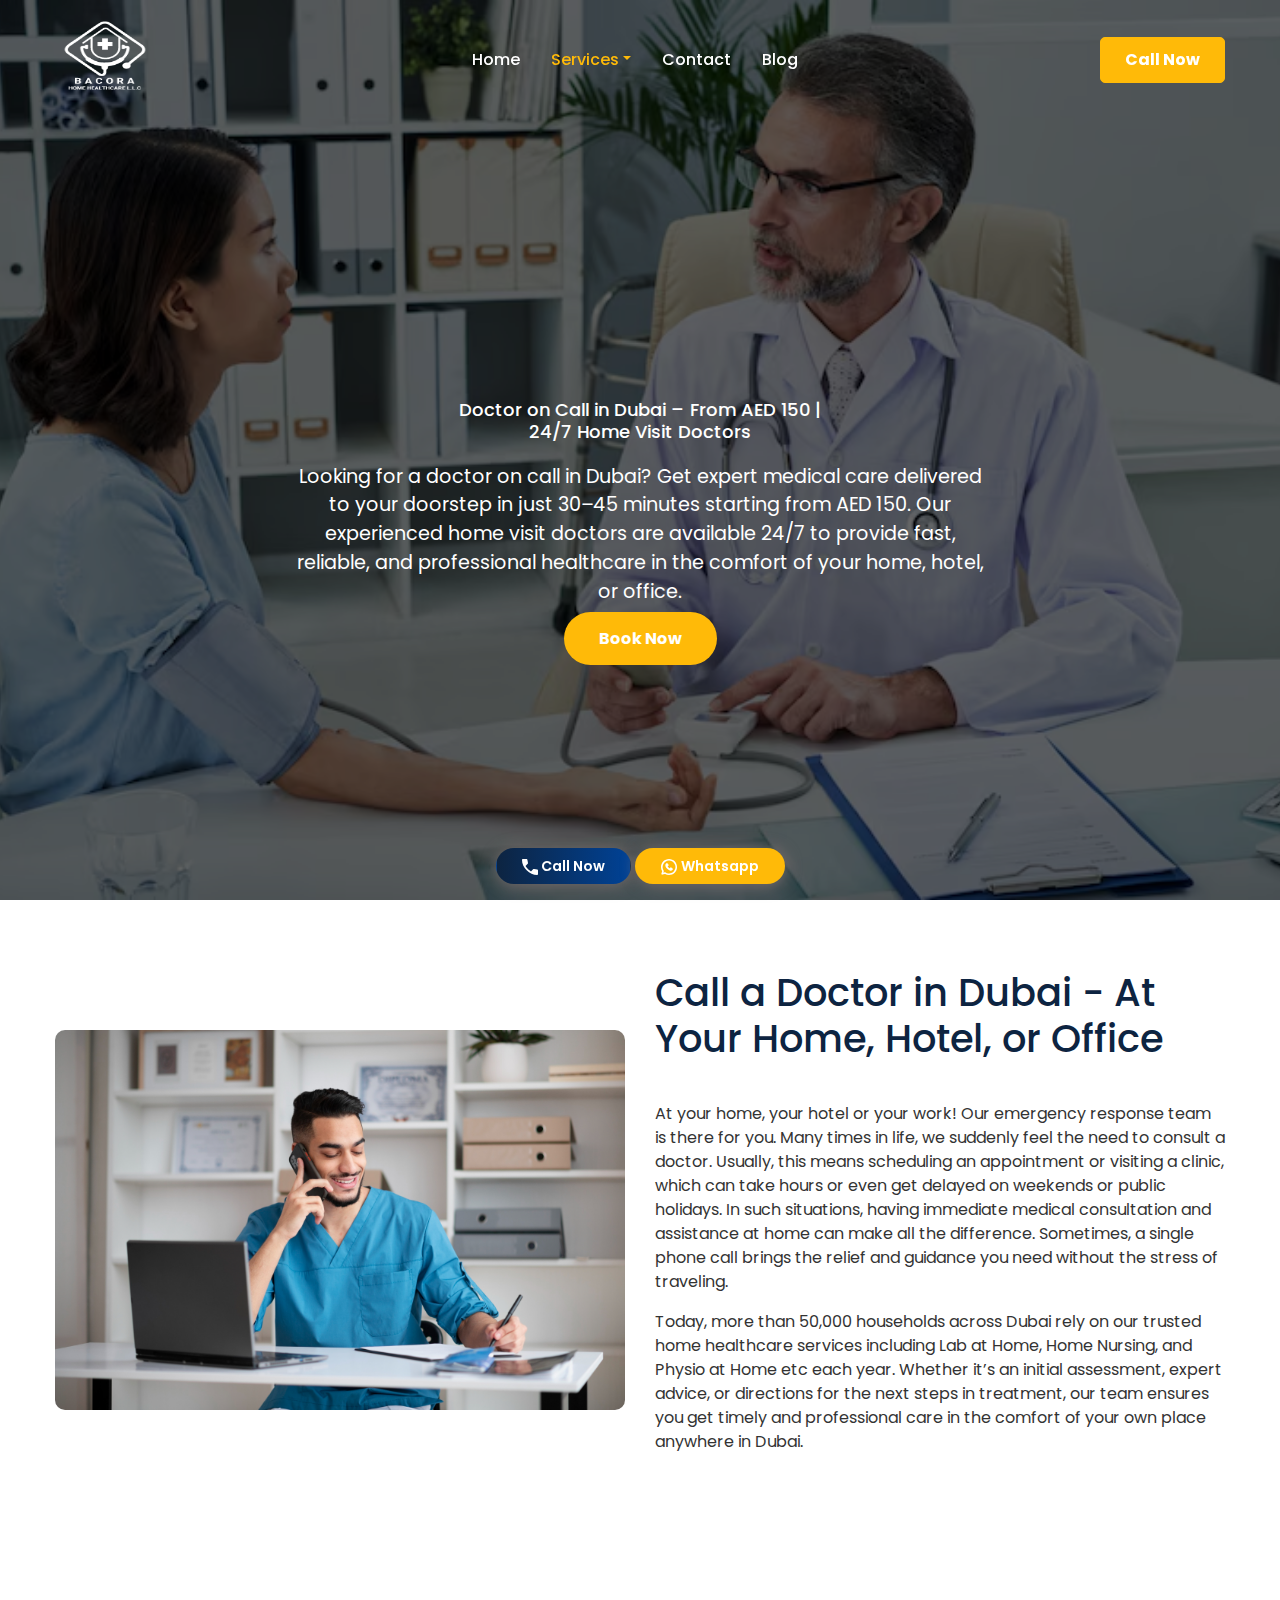
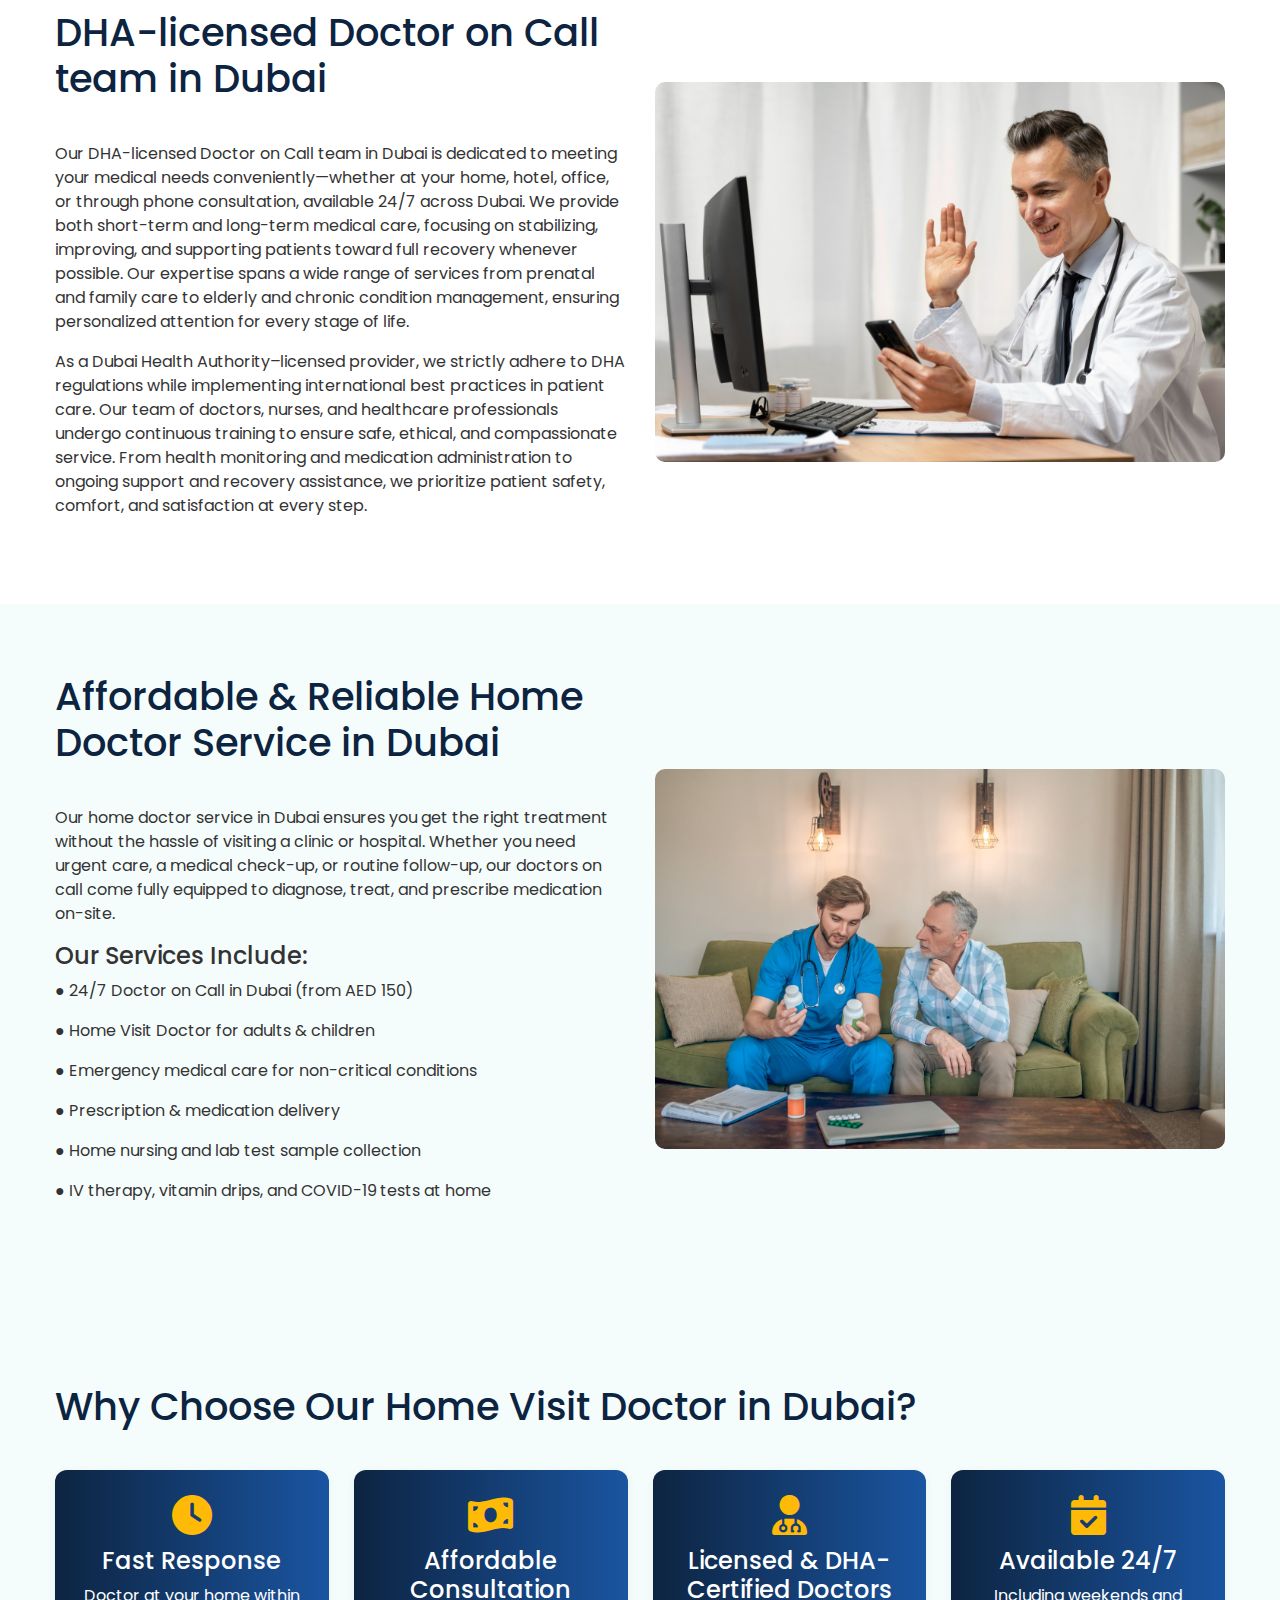
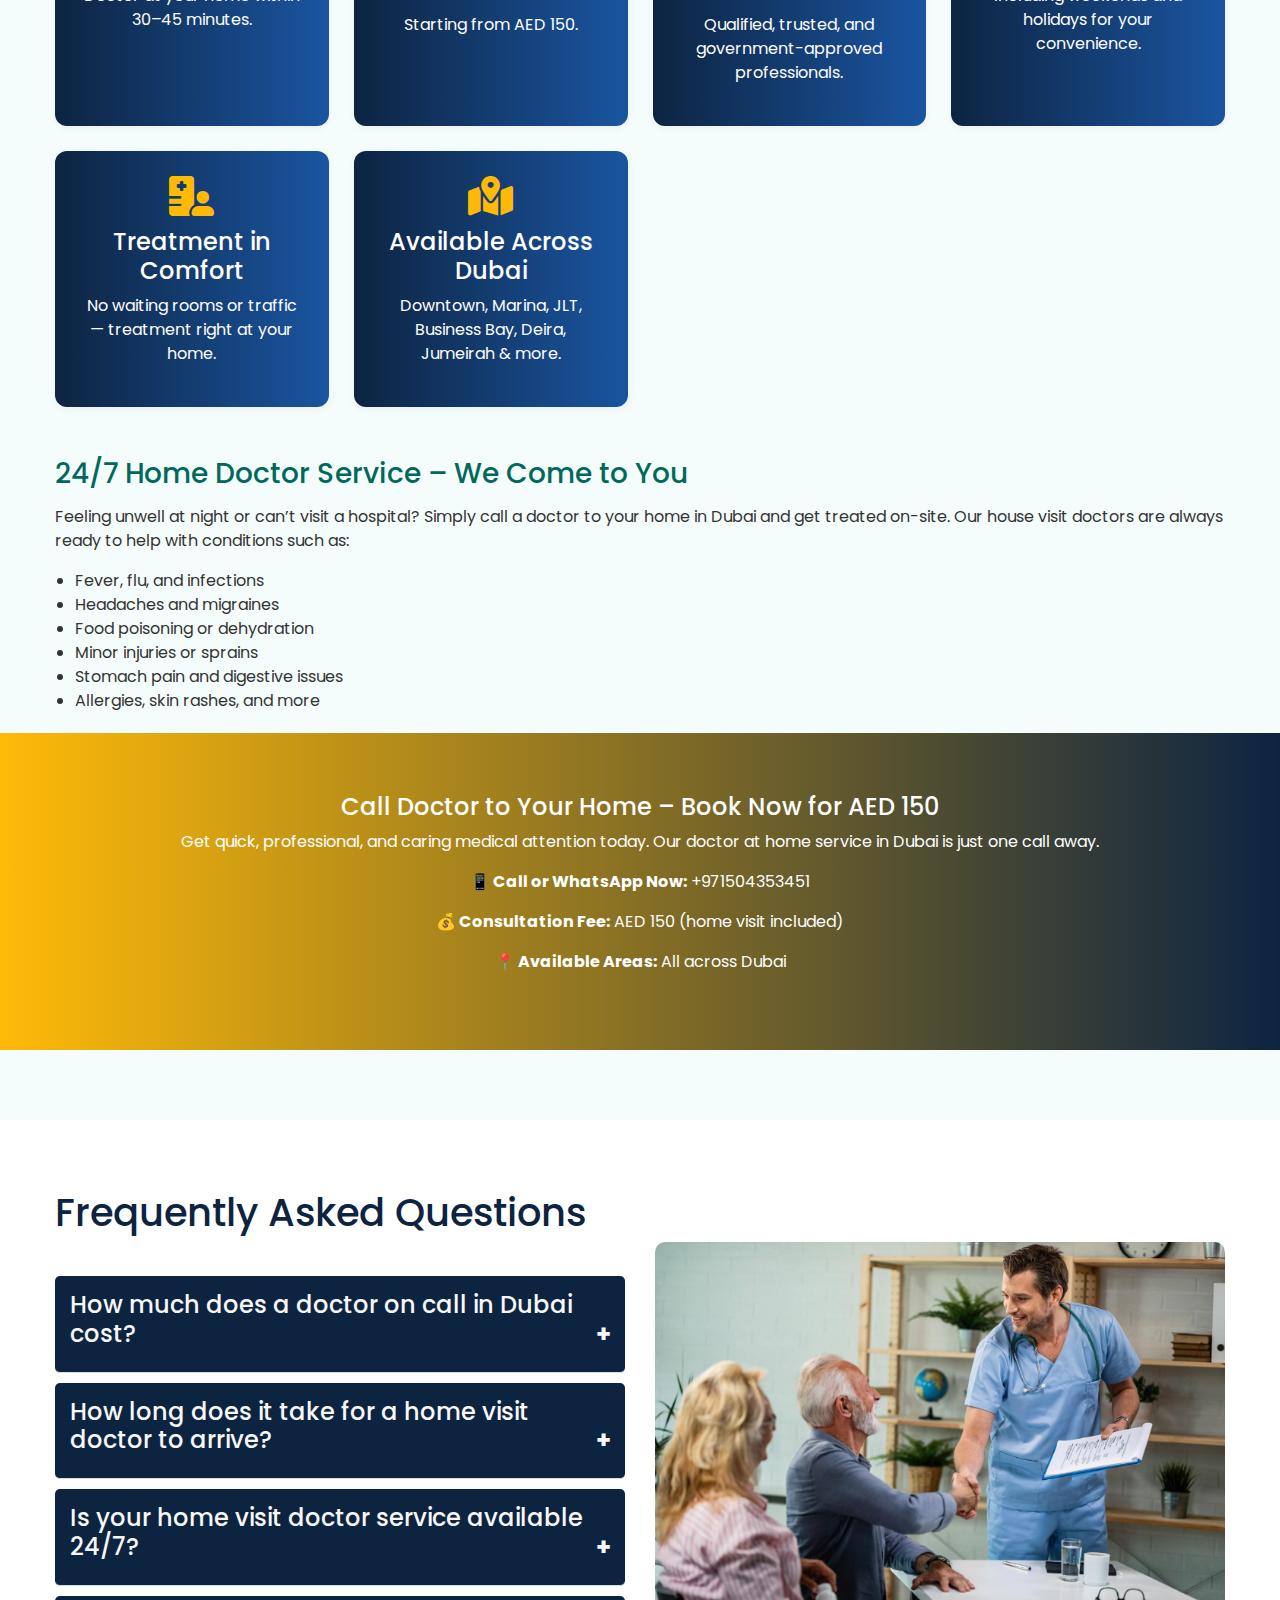
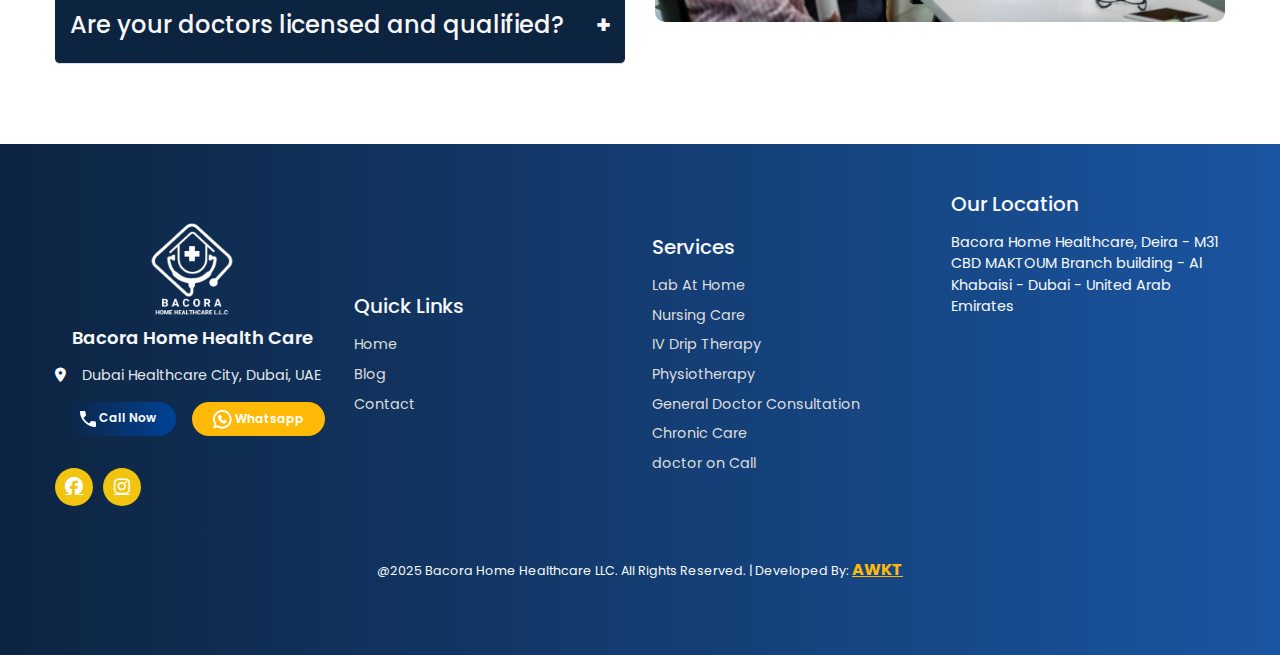
<file: services/doctor-on-call.html>
<!DOCTYPE html>
<html lang="en">

<head>
    <meta charset="utf-8">
    <meta content="width=device-width, initial-scale=1.0" name="viewport">
    <title>Doctor on Call in Dubai – DHA Licensed | From AED 150</title>
    <meta name="description" content="Call a DHA-licensed doctor in Dubai from AED 150. 24/7 home visit medical
    care at your home, hotel, or office. Fast, reliable & compassionate service.
    ">
    <link rel="canonical" href="https://dubaidoctoroncall.com/services/doctor-on-call.html">

    <link rel="icon" type="image/x-icon" href="https://dubaidoctoroncall.com/logo_new.png">
    <link href="https://cdn.jsdelivr.net/npm/bootstrap@5.3.0/dist/css/bootstrap.min.css" rel="stylesheet" />
    <link href="https://cdnjs.cloudflare.com/ajax/libs/font-awesome/6.5.0/css/all.min.css" rel="stylesheet" />
    <link href="../style.css" rel="stylesheet" />
    <link href="../doc_files/css/style.css" rel="stylesheet" />
    <script src="https://cdn.jsdelivr.net/npm/bootstrap@5.3.0/dist/js/bootstrap.bundle.min.js"></script>

    <!-- Bootstrap Icons -->
    <link href="https://cdn.jsdelivr.net/npm/bootstrap-icons@1.10.5/font/bootstrap-icons.css" rel="stylesheet">
    <script type="application/ld+json">
      {
        "@context": "https://schema.org",
        "@type": "Service",
        "@id": "https://dubaidoctoroncall.com/services/doctor-consultation.html#service",
        "name": "Doctor Consultation at Home",
        "serviceType": "Home Doctor Consultation",
        "url": "https://dubaidoctoroncall.com/services/doctor-consultation.html",
        "description": "Book certified doctors to visit you at home in Dubai for consultation. Includes
        general health check-ups, chronic disease management, medical advice and follow-ups in the
        comfort of your home.
        "provider": {
        "@type": "LocalBusiness",
        "@id": "https://dubaidoctoroncall.com/#localbusiness",
        "name": "Dubai Doctor On Call",
        "url": "https://dubaidoctoroncall.com/doctor-on-call.html"
        },
        "areaServed": {
        "@type": "Place",
        "name": "Dubai, UAE"
        }
        }
          </script>
    <!-- FAQPage schema (Doctor Consultation page) -->
    <script type="application/ld+json">
      {
      "@context": "https://schema.org",
      "@type": "FAQPage",
      "mainEntity": [
      {
      "@type": "Question",
      "name": "What is Doctor Consultation at Home?",
      "acceptedAnswer": {
      "@type": "Answer",
      "text": "Doctor Consultation at Home allows certified physicians to visit you at home in
      Dubai for general check-ups, health advice, managing chronic conditions, and follow-ups
      without needing to visit a clinic."
      }
      },
      {
      "@type": "Question",
      "name": "Are the doctors DHA certified?",
      "acceptedAnswer": {
      "@type": "Answer",
      "text": "Yes, all our doctors are certified and licensed by the relevant medical authorities in
      Dubai."
      }
      },
      {
      "@type": "Question",
      "name": "When can I book a doctor visit at home?",
      "acceptedAnswer": {
      "@type": "Answer",
      "text": "You can schedule a doctor visit at your convenience in Dubai, depending on
      availability. Same-day or scheduled appointments both possible."
      }
      },
      {
      "@type": "Question",
      "name": "What kind of consultation is provided?",
      "acceptedAnswer": {
      "@type": "Answer",
      "text": "Consultations include general health assessment, chronic illness management,
      follow-ups, minor treatments, and medical advice. Severe or emergency cases may be referred
      to hospitals."
      }
      }
    ]
    }
      </script>
</head>

<body>

    <section class="hero" style="background: url('../pic/s5.avif') no-repeat center center/cover; height:100vh;">
        <!-- Header -->
        <header id="mainHeader" class="header">
            <nav class="navbar navbar-expand-lg navbar-light ">
                <div class="container">
                    <!-- Logo -->
                    <a class="navbar-brand" href="../index.html">
                        <img src="../logo_new.png" alt="Bacora Logo" style="height:75px;" class="footer-logo mb-2">
                    </a>

                    <!-- Toggle -->
                    <button class="navbar-toggler" type="button" data-bs-toggle="collapse" data-bs-target="#navbarNav"
                        aria-controls="navbarNav" aria-expanded="false" aria-label="Toggle navigation">
                        <span class="navbar-toggler-icon"></span>
                    </button>

                    <!-- Menu -->
                    <div class="collapse navbar-collapse justify-content-center" id="navbarNav">
                        <ul class="navbar-nav d-flex justify-content-center align-items-lg-center">
                            <li class="nav-item">
                                <a class="nav-link" href="../index.html">Home</a>
                            </li>

                            <!-- Dropdown -->
                            <li class="nav-item dropdown">
                                <a class="nav-link dropdown-toggle active" href="#" id="servicesDropdown" role="button"
                                    data-bs-toggle="dropdown" aria-expanded="false">Services</a>
                                <ul class="dropdown-menu" aria-labelledby="servicesDropdown">
                                    <li><a class="dropdown-item" href="../services/lab-at-home.html">Lab At Home</a>
                                    </li>
                                    <li><a class="dropdown-item" href="../services/nursing-care.html">Nursing Care</a>
                                    </li>
                                    <li><a class="dropdown-item" href="../services/iv-drip-therapy.html">IV Drip
                                            Therapy</a></li>
                                    <li><a class="dropdown-item" href="../services/physiotherapy.html">Physiotherapy</a>
                                    </li>
                                    <li><a class="dropdown-item" href="../services/doctor-consultation.html">General
                                            Doctor Consultation</a></li>
                                    <li><a class="dropdown-item" href="../services/chronic-care.html">Chronic Care</a>
                                    </li>
                                    <li><a class="dropdown-item" href="../services/doctor-on-call.html">doctor on
                                            call</a></li>
                                </ul>
                            </li>

                            <li class="nav-item">
                                <a class="nav-link" href="../contact-us.html">Contact</a>
                            </li>
                            <li class="nav-item">
                                <a class="nav-link" href="../blog.html">Blog</a>
                            </li>

                            <!-- Call Button -->

                        </ul>

                    </div>
                    <li class="nav-item ms-lg-3">
                        <a href="tel:+971504353451" class="btn btn-primary px-4">Call Now</a>
                    </li>
                </div>
            </nav>
        </header>

        <!-- Hero Content -->
        <div class="hero-content">
            <h1>Doctor on Call in Dubai – From AED 150 | <br> 24/7 Home Visit Doctors</h1>
            <p>
                Looking for a doctor on call in Dubai? Get expert medical care delivered to your doorstep in
                just 30–45 minutes starting from AED 150. Our experienced home visit doctors are available
                24/7 to provide fast, reliable, and professional healthcare in the comfort of your home, hotel, or
                office.
            </p>
            <a href="tel:+971504353451" class="btn-cta">Book Now</a>
        </div>
    </section>

    <!-- About Service -->
    <section class="section">
        <div class="container about">
            <img src="../pic/services/dr.jpg" alt="General Doctor Consultation at Home in Dubai"
                style="width: 300px; border-radius:10px;">
            <div class="text">
                <h2>Call a Doctor in Dubai - At Your Home, Hotel, or Office</h2>
                <!-- <h3>Expert Medical Care Without Visiting the Hospital</h3> -->
                <p>
                    At your home, your hotel or your work! Our emergency response team is there for you.
                    Many times in life, we suddenly feel the need to consult a doctor. Usually, this means scheduling
                    an appointment or visiting a clinic, which can take hours or even get delayed on weekends or
                    public holidays. In such situations, having immediate medical consultation and assistance at
                    home can make all the difference. Sometimes, a single phone call brings the relief and guidance
                    you need without the stress of traveling.
                </p>
                <p>Today, more than 50,000 households across Dubai rely on our trusted home healthcare services
                    including Lab at Home, Home Nursing, and Physio at Home etc each year. Whether it’s an
                    initial assessment, expert advice, or directions for the next steps in treatment, our team ensures
                    you get timely and professional care in the comfort of your own place anywhere in Dubai.
                </p>
            </div>
        </div>
    </section>
    <section class="section">
        <div class="container about">
            <div class="text">
                <h2>DHA-licensed Doctor on Call team in Dubai</h2>
                <!-- <h3>Expert Medical Care Without Visiting the Hospital</h3> -->
                <p>
                    Our DHA-licensed Doctor on Call team in Dubai is dedicated to meeting your medical needs
                    conveniently—whether at your home, hotel, office, or through phone consultation, available
                    24/7 across Dubai. We provide both short-term and long-term medical care, focusing on
                    stabilizing, improving, and supporting patients toward full recovery whenever possible. Our
                    expertise spans a wide range of services from prenatal and family care to elderly and
                    chronic condition management, ensuring personalized attention for every stage of life.
                </p>
                <p>As a Dubai Health Authority–licensed provider, we strictly adhere to DHA regulations while
                    implementing international best practices in patient care. Our team of doctors, nurses, and
                    healthcare professionals undergo continuous training to ensure safe, ethical, and
                    compassionate service. From health monitoring and medication administration to ongoing
                    support and recovery assistance, we prioritize patient safety, comfort, and satisfaction at every
                    step.
                </p>
            </div>
            <img src="../pic/services/dr-2.jpg" alt="General Doctor Consultation at Home in Dubai"
                style="width: 300px; border-radius:10px;">
        </div>
    </section>

    <!-- How It Works -->
    <section class="section" style="background: #f5fdfc;">
        <div class="container how">
            <div class="text text-align-center">
                <h2>Affordable & Reliable Home Doctor Service in Dubai</h2>
                <p>Our home doctor service in Dubai ensures you get the right treatment without the hassle of
                    visiting a clinic or hospital. Whether you need urgent care, a medical check-up, or routine
                    follow-up, our doctors on call come fully equipped to diagnose, treat, and prescribe medication
                    on-site.
                </p>
                <div class="step">
                    <div>
                        <h4>Our Services Include:</h4>
                        <p>● 24/7 Doctor on Call in Dubai (from AED 150)</p>
                        <p>● Home Visit Doctor for adults & children</p>
                        <p>● Emergency medical care for non-critical conditions</p>
                        <P>● Prescription & medication delivery</P>
                        <P>● Home nursing and lab test sample collection</P>
                        <P>● IV therapy, vitamin drips, and COVID-19 tests at home</P>
                    </div>
                </div>
            </div>
            <img src="../pic/services/dr-3.jpg" alt="General Doctor Consultation at Home"
                style="width: 300px; border-radius:10px;">
        </div>
    </section>

    <!-- Why Choose Us -->
    <section class="section" style="background:#f5fdfc;">
        <div class="container">
            <h2>Why Choose Our Home Visit Doctor in Dubai?</h2>
            <div class="benefits-grid">
                <div class="benefit-card">
                    <i class="fas fa-clock"></i>
                    <h4>Fast Response</h4>
                    <p>Doctor at your home within 30–45 minutes.</p>
                </div>
                <div class="benefit-card">
                    <i class="fas fa-money-bill-wave"></i>
                    <h4>Affordable Consultation</h4>
                    <p>Starting from AED 150.</p>
                </div>
                <div class="benefit-card">
                    <i class="fas fa-user-md"></i>
                    <h4>Licensed & DHA-Certified Doctors</h4>
                    <p>Qualified, trusted, and government-approved professionals.</p>
                </div>
                <div class="benefit-card">
                    <i class="fas fa-calendar-check"></i>
                    <h4>Available 24/7</h4>
                    <p>Including weekends and holidays for your convenience.</p>
                </div>
                <div class="benefit-card">
                    <i class="fas fa-hospital-user"></i>
                    <h4>Treatment in Comfort</h4>
                    <p>No waiting rooms or traffic — treatment right at your home.</p>
                </div>
                <div class="benefit-card">
                    <i class="fas fa-map-marked-alt"></i>
                    <h4>Available Across Dubai</h4>
                    <p>Downtown, Marina, JLT, Business Bay, Deira, Jumeirah & more.</p>
                </div>
            </div>

            <div class="home-doctor-service" style="margin-top:50px;">
                <h3>24/7 Home Doctor Service – We Come to You</h3>
                <p>
                    Feeling unwell at night or can’t visit a hospital? Simply call a doctor to your home in Dubai
                    and get treated on-site. Our house visit doctors are always ready to help with conditions such as:
                </p>
                <ul>
                    <li>Fever, flu, and infections</li>
                    <li>Headaches and migraines</li>
                    <li>Food poisoning or dehydration</li>
                    <li>Minor injuries or sprains</li>
                    <li>Stomach pain and digestive issues</li>
                    <li>Allergies, skin rashes, and more</li>
                </ul>
            </div>
        </div>
        <!-- Book Now CTA -->
        <section class="book-strip">
            <h4>Call Doctor to Your Home – Book Now for AED 150</h4>
            <p>Get quick, professional, and caring medical attention today. Our doctor at home service in Dubai is just
                one call away.</p>
            <p><strong>📱 Call or WhatsApp Now:</strong>
                <span href="tel:+971504353451">+971504353451</span>
            </p>
            <p><strong>💰 Consultation Fee:</strong> AED 150 (home visit included)</p>
            <p><strong>📍 Available Areas:</strong> All across Dubai</p>

        </section>
    </section>

    <!-- FAQ -->
    <section class="section justify-content-center align-items-center">
        <div class="container faq">
            <div class="text">
                <h2>Frequently Asked Questions</h2>

                <div class="faq-item">
                    <h4 class="faq-question">How much does a doctor on call in Dubai cost?</h4>
                    <p class="faq-answer">
                        Our doctor on call service in Dubai starts from AED 150 per home visit. The fee includes
                        consultation and basic medical evaluation at your location. Any additional treatments,
                        medications, or lab tests will be discussed before proceeding no hidden charges.
                    </p>
                </div>

                <div class="faq-item">
                    <h4 class="faq-question">How long does it take for a home visit doctor to arrive?</h4>
                    <p class="faq-answer">
                        Once you book our home doctor service, a licensed DHA-certified doctor will arrive at your
                        home, hotel, or office within 30 to 45 minutes, depending on your location in Dubai.
                    </p>
                </div>

                <div class="faq-item">
                    <h4 class="faq-question">Is your home visit doctor service available 24/7?</h4>
                    <p class="faq-answer">
                        Yes! Our home visit doctor service in Dubai is available 24 hours a day, 7 days a week,
                        including weekends and public holidays. You can call us anytime day or night for urgent medical
                        care
                    </p>
                </div>

                <div class="faq-item">
                    <h4 class="faq-question">Are your doctors licensed and qualified?</h4>
                    <p class="faq-answer">
                        Absolutely. All our doctors on call are DHA-certified, experienced general practitioners with
                        years of experience providing home healthcare in Dubai.
                    </p>
                </div>
            </div>

            <img src="../pic/services/dr-4.jpg" alt="General Doctor Consultation FAQ"
                style="width: 300px; border-radius:10px;">
        </div>
    </section>



    <!-- JavaScript -->
    <script>
        document.querySelectorAll(".faq-question").forEach((question) => {
            question.addEventListener("click", () => {
                const parent = question.parentElement;

                // Close all others
                document.querySelectorAll(".faq-item").forEach((item) => {
                    if (item !== parent) {
                        item.classList.remove("active");
                    }
                });

                // Toggle current
                parent.classList.toggle("active");
            });
        });
    </script>
    <!-- Footer -->

    <footer class="bacora-footer text-light pt-5">
        <div class="container">
            <div class="row text-center text-lg-start align-items-center">

                <!-- Brand + Address -->
                <div class="col-lg-3 mb-4 mb-lg-0">
                    <div class="footer-brand mb-3">
                        <img src="../logo_new.png" alt="Bacora Logo" class="footer-logo mb-2" style="max-height:70px;">
                        <h3 class="h5">Bacora Home Health Care</h3>
                    </div>
                    <div class="footer-address">
                        <i class="fas fa-map-marker-alt me-2"></i>
                        <span>Dubai Healthcare City, Dubai, UAE</span>
                    </div>
                    <div class="d-flex footer-actions mt-3">
                        <a href="tel:+971504353451" class="  blue-btn call-btn-Footer float1">
                            <svg xmlns="http://www.w3.org/2000/svg" width="16" height="16" viewBox="0 0 16 16"
                                fill="none">
                                <path
                                    d="M15.0667 16C13.2148 16 11.3852 15.5964 9.57778 14.7893C7.77037 13.9822 6.12593 12.8376 4.64444 11.3556C3.16296 9.87348 2.01867 8.22904 1.21156 6.42222C0.404444 4.61541 0.000592593 2.78578 0 0.933334C0 0.666667 0.0888888 0.444444 0.266667 0.266667C0.444444 0.0888888 0.666667 0 0.933334 0H4.53333C4.74074 0 4.92593 0.0705184 5.08889 0.211555C5.25185 0.352593 5.34815 0.519111 5.37778 0.711111L5.95556 3.82222C5.98519 4.05926 5.97778 4.25926 5.93333 4.42222C5.88889 4.58519 5.80741 4.72593 5.68889 4.84444L3.53333 7.02222C3.82963 7.57037 4.18133 8.09985 4.58844 8.61067C4.99556 9.12148 5.44385 9.61422 5.93333 10.0889C6.39259 10.5481 6.87407 10.9742 7.37778 11.3671C7.88148 11.76 8.41481 12.1191 8.97778 12.4444L11.0667 10.3556C11.2 10.2222 11.3742 10.1224 11.5893 10.056C11.8044 9.98963 12.0154 9.97096 12.2222 10L15.2889 10.6222C15.4963 10.6815 15.6667 10.789 15.8 10.9449C15.9333 11.1007 16 11.2747 16 11.4667V15.0667C16 15.3333 15.9111 15.5556 15.7333 15.7333C15.5556 15.9111 15.3333 16 15.0667 16Z"
                                    fill="white" />
                            </svg>
                            Call Now
                        </a>
                        <a href="https://wa.me/971504353451" target="_blank" class="btn yellow-btn">
                            <svg xmlns="http://www.w3.org/2000/svg" width="19" height="19" viewBox="0 0 19 19"
                                fill="none">
                                <path
                                    d="M9.31525 0C14.4599 0 18.6302 4.17032 18.6302 9.315C18.6302 14.4597 14.4599 18.63 9.31525 18.63C7.72981 18.6322 6.17024 18.2282 4.78537 17.4563L4.50126 17.2905L1.67695 18.1214C1.52326 18.1667 1.36054 18.172 1.20423 18.1368C1.04792 18.1015 0.903192 18.027 0.783771 17.9202C0.664349 17.8133 0.574189 17.6778 0.521838 17.5263C0.469488 17.3749 0.456681 17.2126 0.484631 17.0548L0.50885 16.9533L1.33975 14.129C0.461394 12.677 -0.0019099 11.012 0.00025167 9.315C0.00025167 4.17032 4.17058 0 9.31525 0ZM9.31525 1.863C7.98099 1.86276 6.67115 2.22075 5.52249 2.89959C4.37383 3.57842 3.4285 4.55321 2.78521 5.72215C2.14193 6.89109 1.82428 8.2113 1.86545 9.54492C1.90661 10.8785 2.30508 12.1766 3.01924 13.3037C3.20368 13.5943 3.28286 13.952 3.22045 14.3069L3.18412 14.4587L2.77333 15.8569L4.17151 15.4461C4.57485 15.3269 4.99402 15.3996 5.32657 15.611C6.30308 16.2293 7.41004 16.612 8.55994 16.7288C9.70983 16.8457 10.8711 16.6934 11.9521 16.2841C13.033 15.8748 14.0039 15.2197 14.788 14.3705C15.5721 13.5214 16.1479 12.5014 16.47 11.3914C16.792 10.2814 16.8515 9.11163 16.6436 7.97467C16.4357 6.8377 15.9662 5.76468 15.2722 4.84042C14.5782 3.91617 13.6787 3.16601 12.6448 2.64926C11.611 2.13251 10.4711 1.86333 9.31525 1.863ZM6.61576 4.82889C6.71899 4.78469 6.83189 4.76789 6.94351 4.78013C7.05514 4.79237 7.16171 4.83323 7.25291 4.89876C7.72238 5.24155 8.09498 5.70171 8.41542 6.15069L8.72002 6.59222L8.86254 6.80181C8.94507 6.92193 8.98562 7.06596 8.97787 7.2115C8.97012 7.35704 8.91451 7.49594 8.81969 7.60663L8.74983 7.67742L7.88912 8.31643C7.84817 8.3468 7.81938 8.39077 7.80794 8.44046C7.7965 8.49014 7.80316 8.54228 7.82671 8.58749C8.02233 8.94146 8.36791 9.46962 8.76473 9.86644C9.16248 10.2633 9.71486 10.6321 10.093 10.8492C10.175 10.8958 10.2738 10.8808 10.3408 10.8203L10.3762 10.7784L10.9361 9.92606C11.0387 9.78895 11.1905 9.697 11.3595 9.66955C11.5286 9.6421 11.7017 9.68129 11.8424 9.77888L12.3482 10.1319C12.8512 10.4905 13.3347 10.8762 13.7175 11.3652C13.7883 11.4571 13.8334 11.5663 13.8479 11.6814C13.8625 11.7965 13.8461 11.9134 13.8004 12.0201C13.4315 12.8808 12.4972 13.6139 11.5266 13.5785L11.3785 13.5692L11.2006 13.5524L11.1 13.5393L10.8783 13.5021C10.0176 13.34 8.63805 12.8519 7.2082 11.423C5.77927 9.99313 5.29117 8.61358 5.12909 7.75287L5.09183 7.53117L5.06854 7.33742L5.05643 7.17441L5.05271 7.10455C5.01731 6.13206 5.75413 5.19777 6.61576 4.82889Z"
                                    fill="white" />
                            </svg>
                            Whatsapp
                        </a>


                    </div>
                    <!-- 🌐 Social Icons -->
                    <div class="social-icons mt-3">
                        <a href="https://www.facebook.com/share/1J2XceLTKp/?mibextid=wwXIfr" target="_blank"
                            class="social-icon facebook">
                            <i class="fab fa-facebook"></i>
                            <a href="https://www.instagram.com/bacorahealthcare?igsh=MWY5aTFzYmZvdTZuNA=="
                                target="_blank" class="social-icon facebook intsa">
                                <i class="fab fa-instagram"></i>
                            </a>

                    </div>
                </div>

                <!-- Footer Menu -->
                <div class="col-lg-3 mb-4 mb-lg-0">
                    <h5 class="mb-3">Quick Links</h5>
                    <ul class="list-unstyled footer-menu">
                        <li><a href="../index.html">Home</a></li>
                        <li><a href="../blog.html">Blog</a></li>
                        <li><a href="../contact-us.html">Contact</a></li>
                    </ul>
                </div>
                <div class="col-lg-3 mb-4 mb-lg-0">
                    <h5 class="mb-3">Services</h5>
                    <ul class="list-unstyled footer-menu">
                        <li><a href="../services/lab-at-home.html">Lab At Home</a></li>
                        <li><a href="../services/nursing-care.html">Nursing Care</a></li>
                        <li><a href="../services/iv-drip-therapy.html">IV Drip Therapy</a></li>
                        <li><a href="../services/physiotherapy.html">Physiotherapy</a></li>
                        <li><a href="../services/doctor-consultation.html">General Doctor Consultation</a></li>
                        <li><a href="../services/chronic-care.html">Chronic Care</a></li>
                        <li><a href="../services/doctor-on-call.html">doctor on Call</a></li>
                    </ul>
                </div>

                <!-- Call Buttons -->
                <div class="col-lg-3">
                    <h5 class="mb-3">Our Location</h5>
                    <p>
                        Bacora Home Healthcare, Deira - M31 CBD MAKTOUM Branch building -
                        Al Khabaisi - Dubai - United Arab Emirates
                    </p>

                    <div style="width:100%; height:200px; border-radius:8px; overflow:hidden;">
                        <iframe
                            src="https://www.google.com/maps/embed?pb=!1m18!1m12!1m3!1d3608.250372623464!2d55.332!3d25.272!2m3!1f0!2f0!3f0!3m2!1i1024!2i768!4f13.1!3m3!1m2!1s0x3e5f434a3b7e6f4b%3A0x3b1a14a1!2sBacora%20Home%20Healthcare%2C%20Deira%20-%20M31%20CBD%20MAKTOUM%20Branch%20building%20-%20Al%20Khabaisi%20-%20Dubai%20-%20United%20Arab%20Emirates!5e0!3m2!1sen!2sae!4v1694444444444!5m2!1sen!2sae"
                            width="100%" height="100%" style="border:0;" allowfullscreen="" loading="lazy"
                            referrerpolicy="no-referrer-when-downgrade">
                        </iframe>
                    </div>
                </div>

            </div>
            <!-- Copyright -->
            <div class="row mt-4 mb-5">
                <div class="col text-center">
                    <p class="mb-0 small">
                        @2025 Bacora Home Healthcare LLC. All Rights Reserved. | Developed By:
                        <a href="https://awktechz.com" target="_blank" rel="noopener noreferrer">AWKT</a>
                    </p>

                </div>
            </div>
        </div>
    </footer>
    <!-- Floating buttons foot  d-md-none-->
    <section class="floating-btns position-fixed start-0 end-0 bottom-0 index-1 text-center py-3">
        <div class="container-fluid">
            <div>
                <a href="tel:+971504353451" target="_blank" class="btn blue-btn float1">
                    <svg xmlns="http://www.w3.org/2000/svg" width="16" height="16" viewBox="0 0 16 16" fill="none">
                        <path
                            d="M15.0667 16C13.2148 16 11.3852 15.5964 9.57778 14.7893C7.77037 13.9822 6.12593 12.8376 4.64444 11.3556C3.16296 9.87348 2.01867 8.22904 1.21156 6.42222C0.404444 4.61541 0.000592593 2.78578 0 0.933334C0 0.666667 0.0888888 0.444444 0.266667 0.266667C0.444444 0.0888888 0.666667 0 0.933334 0H4.53333C4.74074 0 4.92593 0.0705184 5.08889 0.211555C5.25185 0.352593 5.34815 0.519111 5.37778 0.711111L5.95556 3.82222C5.98519 4.05926 5.97778 4.25926 5.93333 4.42222C5.88889 4.58519 5.80741 4.72593 5.68889 4.84444L3.53333 7.02222C3.82963 7.57037 4.18133 8.09985 4.58844 8.61067C4.99556 9.12148 5.44385 9.61422 5.93333 10.0889C6.39259 10.5481 6.87407 10.9742 7.37778 11.3671C7.88148 11.76 8.41481 12.1191 8.97778 12.4444L11.0667 10.3556C11.2 10.2222 11.3742 10.1224 11.5893 10.056C11.8044 9.98963 12.0154 9.97096 12.2222 10L15.2889 10.6222C15.4963 10.6815 15.6667 10.789 15.8 10.9449C15.9333 11.1007 16 11.2747 16 11.4667V15.0667C16 15.3333 15.9111 15.5556 15.7333 15.7333C15.5556 15.9111 15.3333 16 15.0667 16Z"
                            fill="white" />
                    </svg>
                    Call Now
                </a>
                <a href="https://wa.me/971504353451" target="_blank" class="btn yellow-btn float2">
                    <svg xmlns="http://www.w3.org/2000/svg" width="17" height="17" viewBox="0 0 17 17" fill="none">
                        <path
                            d="M8.0299 0C12.4648 0 16.0598 3.59498 16.0598 8.02989C16.0598 12.4648 12.4648 16.0598 8.0299 16.0598C6.66319 16.0617 5.31878 15.7134 4.12496 15.048L3.88005 14.9051L1.44539 15.6214C1.3129 15.6604 1.17263 15.665 1.03788 15.6346C0.903136 15.6042 0.778377 15.54 0.675431 15.4479C0.572484 15.3558 0.494763 15.2389 0.449635 15.1084C0.404506 14.9778 0.393466 14.8379 0.417561 14.7019L0.438439 14.6144L1.1547 12.1797C0.397529 10.9281 -0.00185686 9.49274 6.49044e-06 8.02989C6.49044e-06 3.59498 3.59499 0 8.0299 0ZM8.0299 1.60598C6.87972 1.60577 5.75058 1.91437 4.76039 2.49956C3.7702 3.08474 2.95529 3.92505 2.40075 4.93272C1.84621 5.94039 1.57239 7.07846 1.60788 8.22809C1.64337 9.37772 1.98686 10.4967 2.60249 11.4683C2.76149 11.7188 2.82974 12.0272 2.77594 12.3331L2.74462 12.464L2.39051 13.6693L3.59579 13.3152C3.94349 13.2124 4.30483 13.275 4.5915 13.4573C5.43329 13.9903 6.38754 14.3202 7.37879 14.4209C8.37004 14.5216 9.37113 14.3904 10.3029 14.0375C11.2347 13.6847 12.0717 13.1199 12.7476 12.3879C13.4235 11.6559 13.9199 10.7767 14.1976 9.81984C14.4752 8.86294 14.5264 7.85458 14.3472 6.87448C14.168 5.89437 13.7633 4.96938 13.165 4.17263C12.5667 3.37589 11.7913 2.72923 10.9001 2.28377C10.0089 1.83831 9.02625 1.60626 8.0299 1.60598ZM5.70284 4.1627C5.79182 4.12459 5.88914 4.11011 5.98537 4.12066C6.08159 4.13121 6.17347 4.16644 6.25208 4.22292C6.65679 4.51842 6.97798 4.9151 7.25421 5.30214L7.51679 5.68275L7.63965 5.86343C7.71079 5.96698 7.74574 6.09113 7.73906 6.2166C7.73239 6.34206 7.68445 6.4618 7.60271 6.55721L7.54248 6.61824L6.80052 7.16909C6.76522 7.19526 6.7404 7.23317 6.73054 7.276C6.72068 7.31883 6.72642 7.36378 6.74672 7.40276C6.91535 7.70789 7.21326 8.16319 7.55533 8.50526C7.89821 8.84733 8.37438 9.16532 8.70039 9.35242C8.77106 9.39256 8.85617 9.37972 8.91399 9.32752L8.9445 9.29139L9.4271 8.55665C9.51556 8.43846 9.64643 8.35919 9.79215 8.33553C9.93787 8.31187 10.0871 8.34565 10.2084 8.42978L10.6444 8.73411C11.078 9.04326 11.4948 9.3757 11.8248 9.79727C11.8859 9.8765 11.9247 9.97058 11.9373 10.0698C11.9498 10.169 11.9357 10.2698 11.8963 10.3618C11.5783 11.1037 10.7729 11.7357 9.93619 11.7052L9.80852 11.6971L9.65515 11.6827L9.56843 11.6714L9.37731 11.6393C8.63535 11.4996 7.44613 11.0788 6.21354 9.84706C4.98175 8.61447 4.56099 7.42524 4.42127 6.68328L4.38915 6.49217L4.36907 6.32515L4.35863 6.18462L4.35542 6.1244C4.32491 5.28608 4.96007 4.48068 5.70284 4.1627Z"
                            fill="white" />
                    </svg>
                    Whatsapp
                </a>

            </div>
        </div>
    </section>
    <!-- ================================== -->
    <!-- Portfolio Modal windows -->
    <script>
        window.addEventListener("scroll", function () {
            const header = document.getElementById("mainHeader");
            if (window.scrollY > 50) {
                header.classList.add("scrolled");
            } else {
                header.classList.remove("scrolled");
            }
        });
    </script>

</body>

</html>
</file>
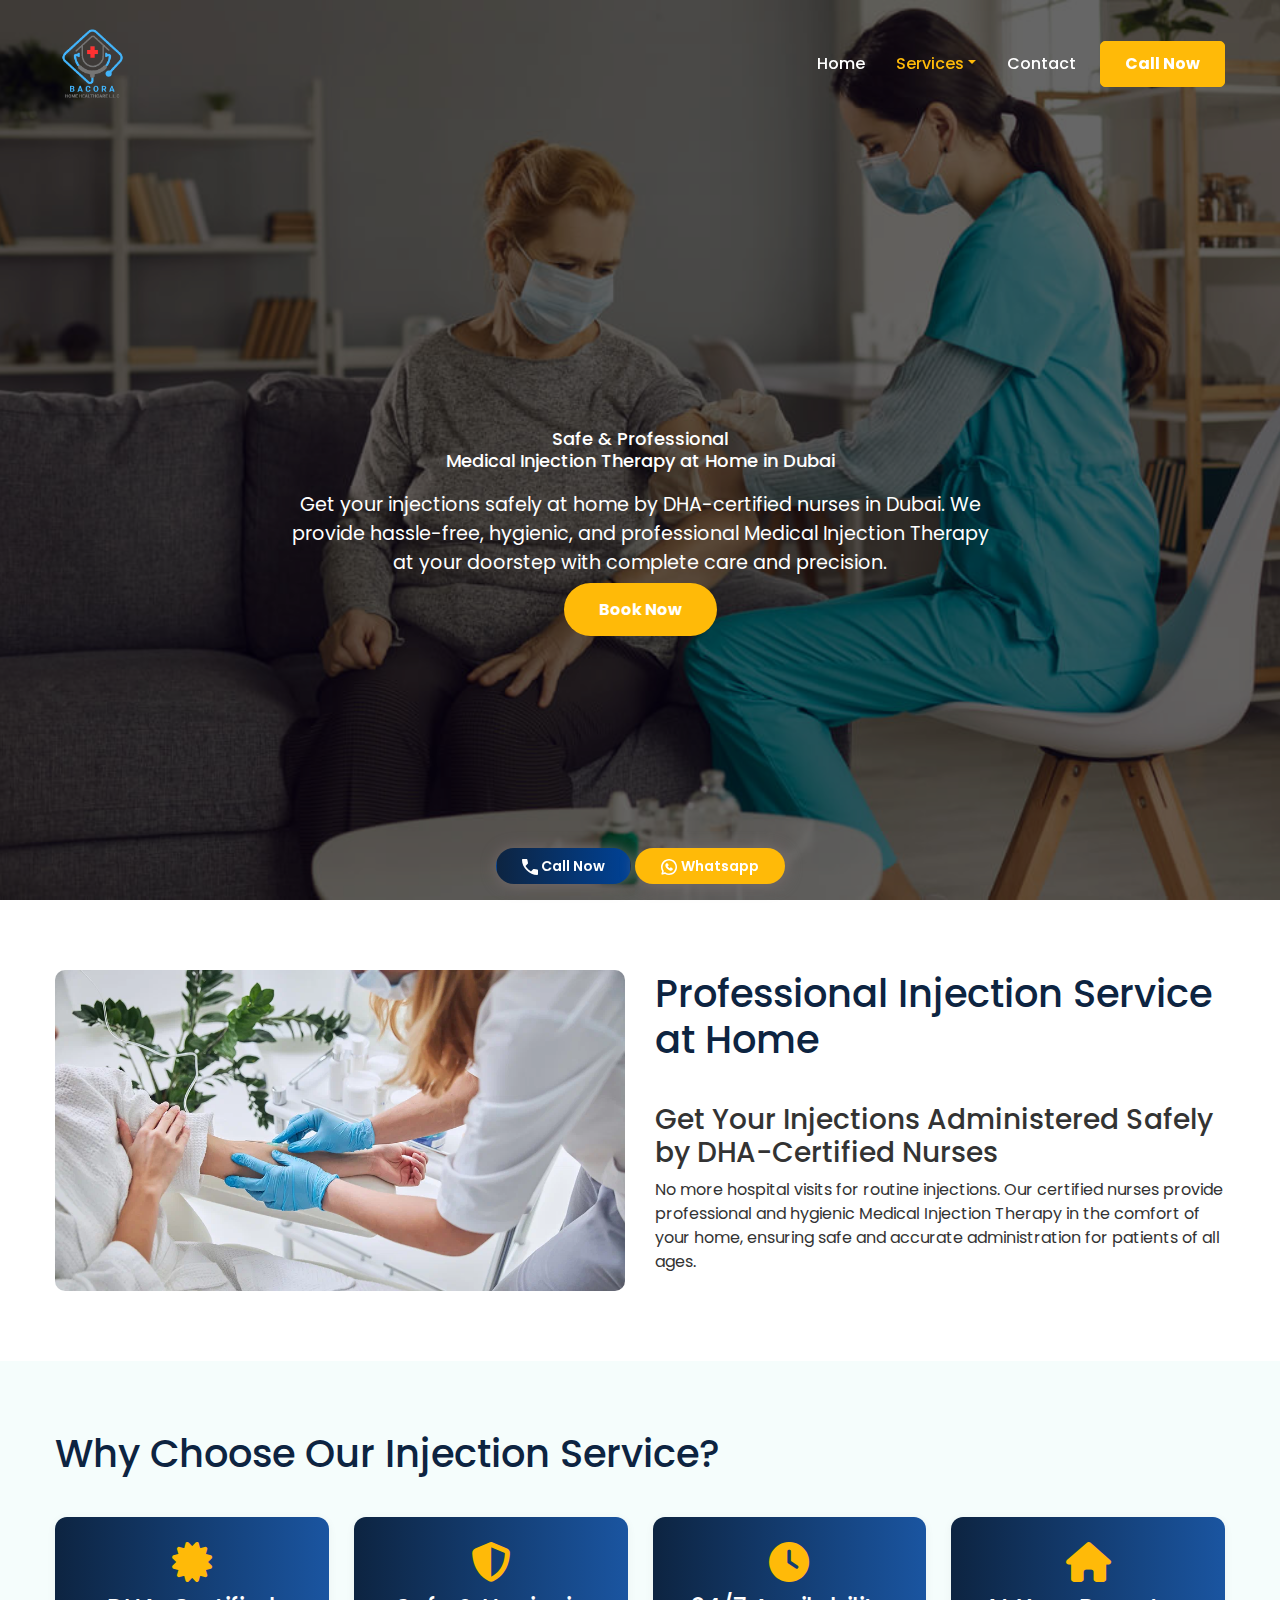
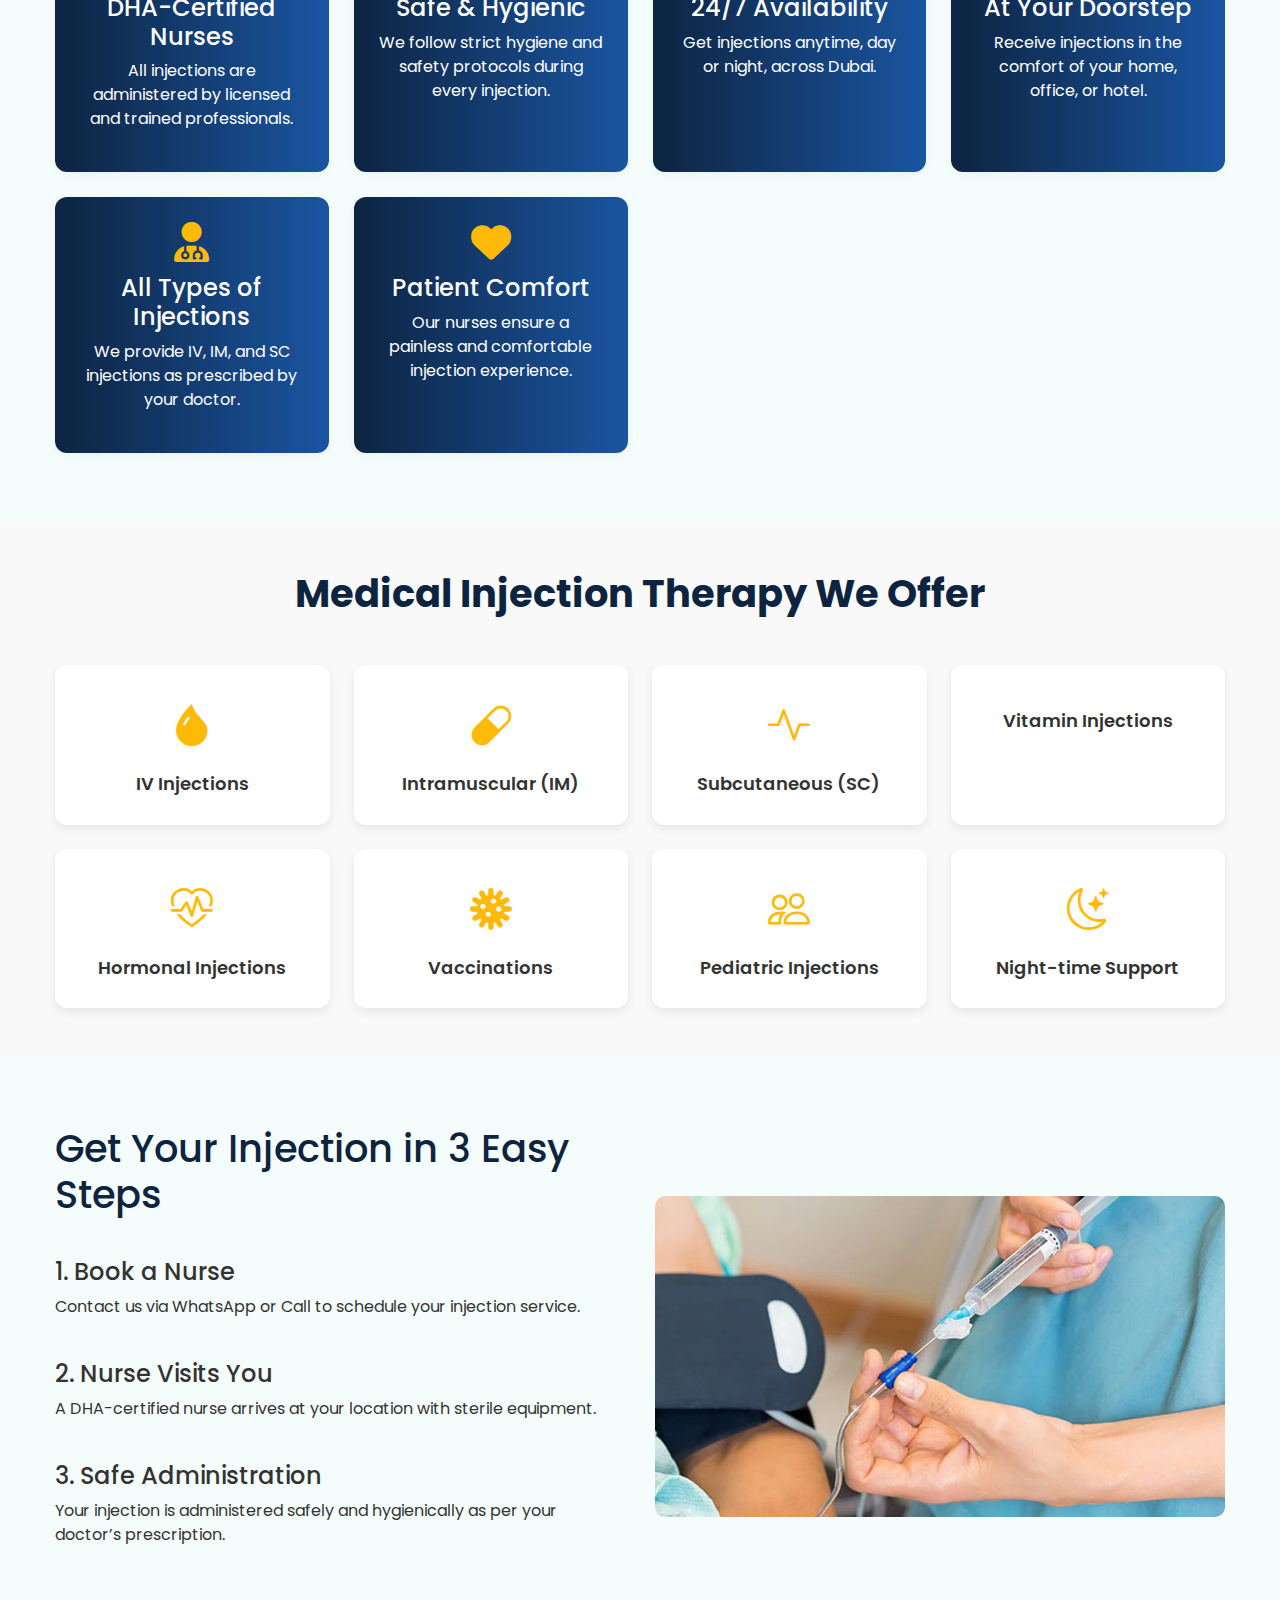
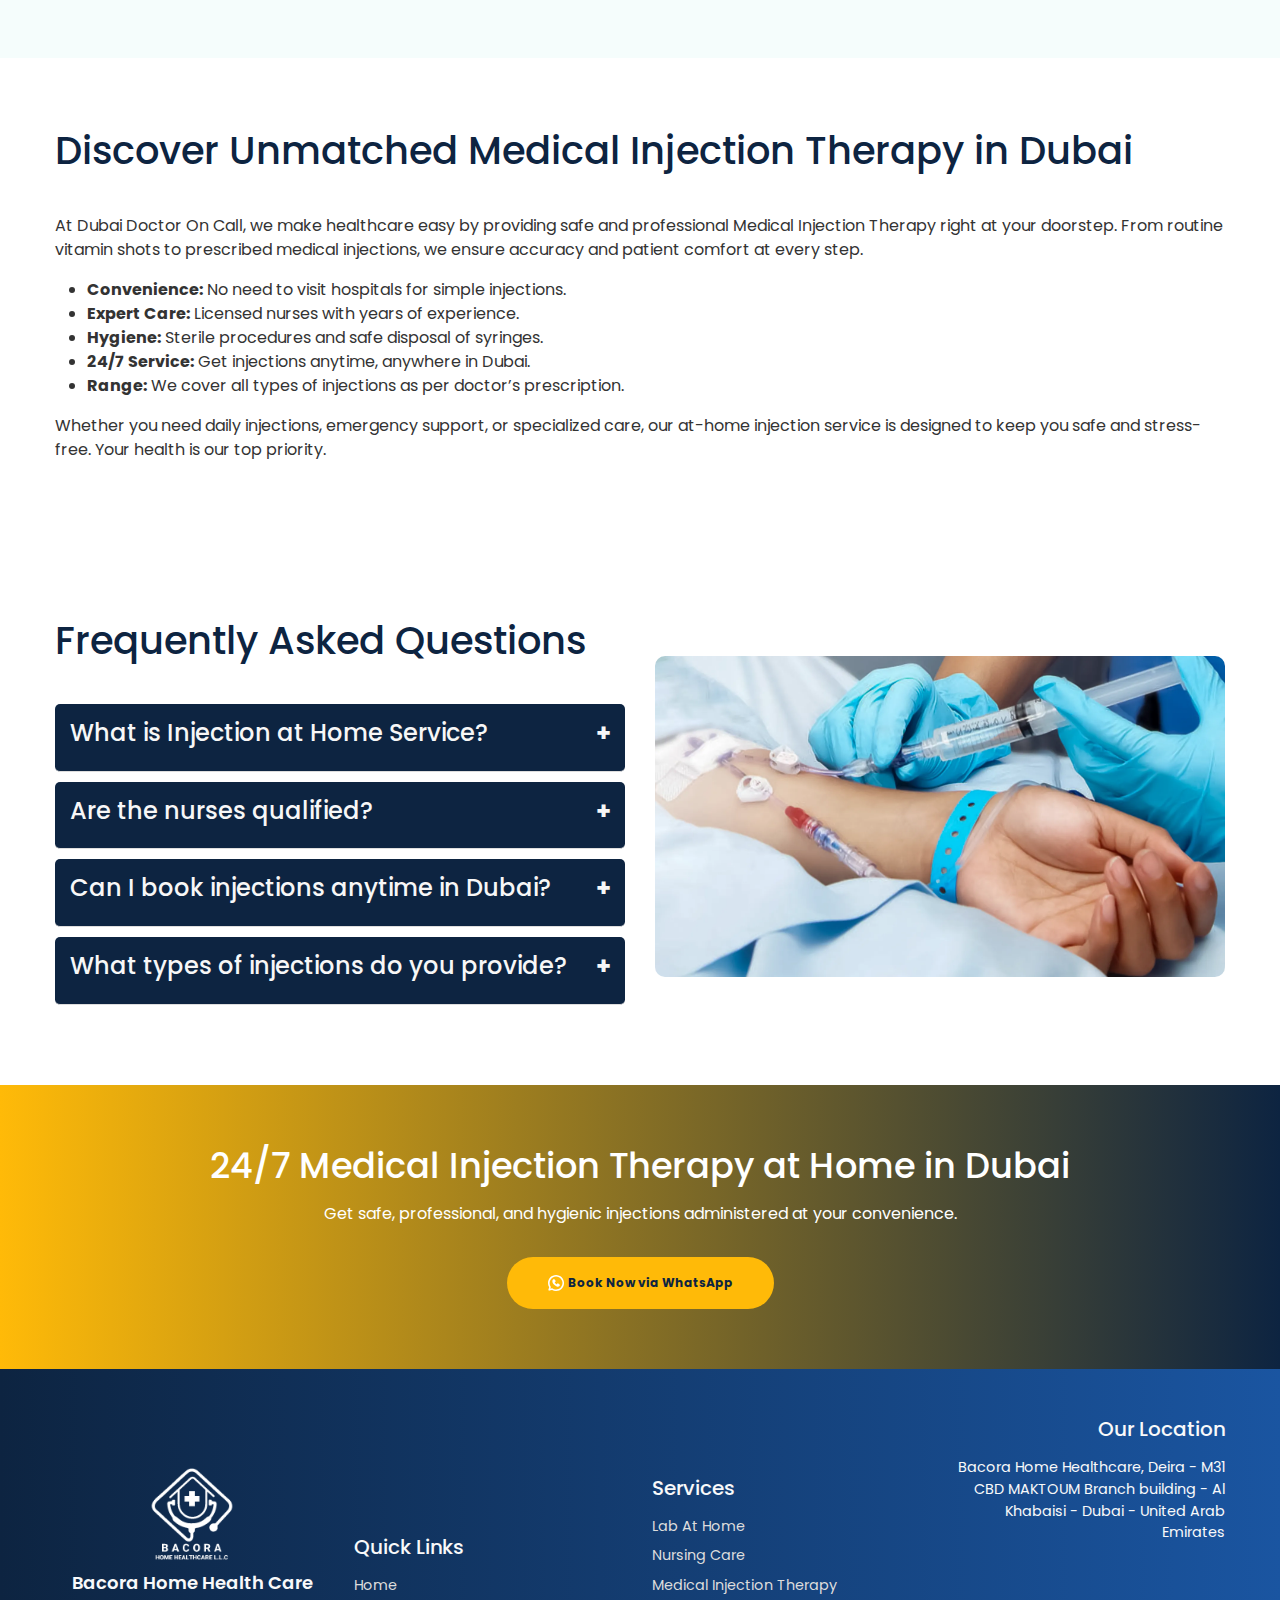
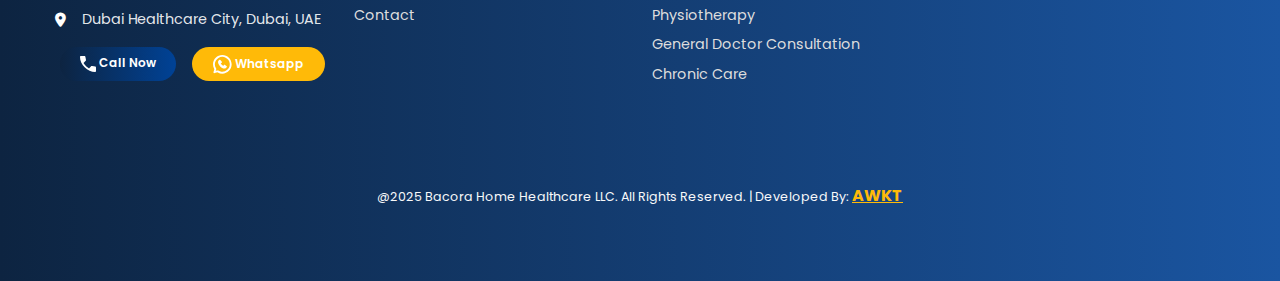
<file: services/injection-services.html>
<!DOCTYPE html>
<html lang="en">
<head>
  <meta charset="UTF-8" />
  <meta name="viewport" content="width=device-width, initial-scale=1" />
  <meta name="google-site-verification" content="jazYoFmI-8ys22-npSSUDA1oJCzWlNP32AuGQJINr1A" />
  <title>Bacora Home Health Care</title>
  <link href="https://cdn.jsdelivr.net/npm/bootstrap@5.3.0/dist/css/bootstrap.min.css" rel="stylesheet" />
  <link href="https://cdnjs.cloudflare.com/ajax/libs/font-awesome/6.5.0/css/all.min.css" rel="stylesheet" />
  <link href="../style.css" rel="stylesheet" />
  <link href="../doc_files/css/style.css" rel="stylesheet" />
  <script src="https://cdn.jsdelivr.net/npm/bootstrap@5.3.0/dist/js/bootstrap.bundle.min.js"></script>
  
<!-- Bootstrap Icons -->
<link href="https://cdn.jsdelivr.net/npm/bootstrap-icons@1.10.5/font/bootstrap-icons.css" rel="stylesheet">
</head>
<body>
  <section class="hero" style="background: url('../pic/s3.jpg') no-repeat center center/cover; height:100vh;">
    <!-- Header -->
    <header id="mainHeader" class="header">
      <nav class="navbar navbar-expand-lg navbar-light py-3">
        <div class="container">
          <!-- Logo -->
          <a class="navbar-brand" href="../index.html">
            <img src="../logo_new.png" alt="Bacora Logo" style="height:75px;">
          </a>

          <!-- Toggle -->
          <button class="navbar-toggler" type="button" data-bs-toggle="collapse" data-bs-target="#navbarNav" 
            aria-controls="navbarNav" aria-expanded="false" aria-label="Toggle navigation">
            <span class="navbar-toggler-icon"></span>
          </button>

          <!-- Menu -->
          <div class="collapse navbar-collapse" id="navbarNav">
            <ul class="navbar-nav ms-auto align-items-lg-center">
              <li class="nav-item">
                <a class="nav-link" href="../index.html">Home</a>
              </li>
              
              <!-- Dropdown -->
              <li class="nav-item dropdown">
                <a class="nav-link dropdown-toggle active" href="#" id="servicesDropdown" role="button" 
                  data-bs-toggle="dropdown" aria-expanded="false">Services</a>
                <ul class="dropdown-menu" aria-labelledby="servicesDropdown">
                  <li><a class="dropdown-item" href="../services/lab-at-home.html">Lab At Home</a></li>
                  <li><a class="dropdown-item" href="../services/nursing-care.html">Nursing Care</a></li>
                  <li><a class="dropdown-item" href="../services/injection-services.html">Injection Services</a></li>
                  <li><a class="dropdown-item" href="../services/physiotherapy.html">Physiotherapy</a></li>
                  <li><a class="dropdown-item" href="../services/doctor-consultation.html">General Doctor Consultation</a></li>
                  <li><a class="dropdown-item" href="../services/chronic-care.html">Chronic Care</a></li>
                </ul>
              </li>

              <li class="nav-item">
                <a class="nav-link" href="../contact-us.html">Contact</a>
              </li>

              <!-- Call Button -->
              <li class="nav-item ms-lg-3">
                <a href="tel:+971504353451" class="btn btn-primary px-4">Call Now</a>
              </li>
            </ul>
          </div>
        </div>
      </nav>
    </header>

    <!-- Hero Content -->
    <div class="hero-content">
      <h1>Safe & Professional <br> Medical Injection Therapy at Home in Dubai</h1>
      <p>
          Get your injections safely at home by DHA-certified nurses in Dubai. We provide hassle-free, hygienic, and professional Medical Injection Therapy at your doorstep with complete care and precision.
      </p>
      <a href="https://wa.me/971504353451" class="btn-cta"> Book Now</a>
    </div>
    </section>
   

    <!-- About Service -->
    <section class="section">
    <div class="container about">
        <img src="../pic/services/i1.webp" alt="Professional Injection Service at Home" style="width: 300px; border-radius:10px;">
        <div class="text">
        <h2>Professional Injection Service at Home</h2>
        <h3>Get Your Injections Administered Safely by DHA-Certified Nurses</h3>
        <p>
            No more hospital visits for routine injections. Our certified nurses provide professional and hygienic Medical Injection Therapy in the comfort of your home, ensuring safe and accurate administration for patients of all ages.
        </p>
        </div>
    </div>
    </section>

    <!-- Why Choose Us -->
    <section class="section" style="background:#f5fdfc;">
    <div class="container">
        <h2>Why Choose Our Injection Service?</h2>
        <div class="benefits-grid">
        <div class="benefit-card">
            <i class="fas fa-certificate"></i>
            <h4>DHA-Certified Nurses</h4>
            <p>All injections are administered by licensed and trained professionals.</p>
        </div>
        <div class="benefit-card">
            <i class="fas fa-shield-alt"></i>
            <h4>Safe & Hygienic</h4>
            <p>We follow strict hygiene and safety protocols during every injection.</p>
        </div>
        <div class="benefit-card">
            <i class="fas fa-clock"></i>
            <h4>24/7 Availability</h4>
            <p>Get injections anytime, day or night, across Dubai.</p>
        </div>
        <div class="benefit-card">
            <i class="fas fa-home"></i>
            <h4>At Your Doorstep</h4>
            <p>Receive injections in the comfort of your home, office, or hotel.</p>
        </div>
        <div class="benefit-card">
            <i class="fas fa-user-md"></i>
            <h4>All Types of Injections</h4>
            <p>We provide IV, IM, and SC injections as prescribed by your doctor.</p>
        </div>
        <div class="benefit-card">
            <i class="fas fa-heart"></i>
            <h4>Patient Comfort</h4>
            <p>Our nurses ensure a painless and comfortable injection experience.</p>
        </div>
        </div>
    </div>
    </section>

    <!-- Services We Offer -->
    <section class="section py-5" style="background:#f9f9f9;">
    <div class="container text-center">
        <h2 class="mb-5 fw-bold">Medical Injection Therapy We Offer</h2>
        <div class="row g-4" style="display: flex;">
        
        <div class="col-lg-3 col-md-4 col-sm-6">
            <div class="package-card">
            <i class="bi bi-droplet-fill"></i>
            <h5>IV Injections</h5>
            </div>
        </div>
        
        <div class="col-lg-3 col-md-4 col-sm-6">
            <div class="package-card">
            <i class="bi bi-capsule"></i>
            <h5>Intramuscular (IM)</h5>
            </div>
        </div>
        
        <div class="col-lg-3 col-md-4 col-sm-6">
            <div class="package-card">
            <i class="bi bi-activity"></i>
            <h5>Subcutaneous (SC)</h5>
            </div>
        </div>
        
        <div class="col-lg-3 col-md-4 col-sm-6">
            <div class="package-card">
            <i class="bi bi-syringe"></i>
            <h5>Vitamin Injections</h5>
            </div>
        </div>
        
        <div class="col-lg-3 col-md-4 col-sm-6">
            <div class="package-card">
            <i class="bi bi-heart-pulse"></i>
            <h5>Hormonal Injections</h5>
            </div>
        </div>
        
        <div class="col-lg-3 col-md-4 col-sm-6">
            <div class="package-card">
            <i class="bi bi-virus"></i>
            <h5>Vaccinations</h5>
            </div>
        </div>
        
        <div class="col-lg-3 col-md-4 col-sm-6">
            <div class="package-card">
            <i class="bi bi-people"></i>
            <h5>Pediatric Injections</h5>
            </div>
        </div>
        
        <div class="col-lg-3 col-md-4 col-sm-6">
            <div class="package-card">
            <i class="bi bi-moon-stars"></i>
            <h5>Night-time Support</h5>
            </div>
        </div>
        
        </div>
    </div>
    </section>

    <!-- How It Works -->
    <section class="section" style="background: #f5fdfc;">
    <div class="container how">
        <div class="text text-align-center">
        <h2>Get Your Injection in 3 Easy Steps</h2>
        <div class="step">
            <div>
            <h4>1. Book a Nurse</h4>
            <p>Contact us via WhatsApp or Call to schedule your injection service.</p>
            </div>
        </div>
        <div class="step">
            <div>
            <h4>2. Nurse Visits You</h4>
            <p>A DHA-certified nurse arrives at your location with sterile equipment.</p>
            </div>
        </div>
        <div class="step">
            <div>
            <h4>3. Safe Administration</h4>
            <p>Your injection is administered safely and hygienically as per your doctor’s prescription.</p>
            </div>
        </div>
        </div>
        <img src="../pic/services/i2.webp" alt="Injection Service at Home" style="width: 300px; border-radius:10px;">
    </div>
    </section>

    <!-- Discover Unmatched -->
    <section class="section">
    <div class="container">
        <h2>Discover Unmatched Medical Injection Therapy in Dubai</h2>
        <p>
        At Dubai Doctor On Call, we make healthcare easy by providing safe and professional Medical Injection Therapy right at your doorstep. From routine vitamin shots to prescribed medical injections, we ensure accuracy and patient comfort at every step.
        </p>
        <ul>
        <li><strong>Convenience:</strong> No need to visit hospitals for simple injections.</li>
        <li><strong>Expert Care:</strong> Licensed nurses with years of experience.</li>
        <li><strong>Hygiene:</strong> Sterile procedures and safe disposal of syringes.</li>
        <li><strong>24/7 Service:</strong> Get injections anytime, anywhere in Dubai.</li>
        <li><strong>Range:</strong> We cover all types of injections as per doctor’s prescription.</li>
        </ul>
        <p>
        Whether you need daily injections, emergency support, or specialized care, our at-home injection service is designed to keep you safe and stress-free. Your health is our top priority.
        </p>
    </div>
    </section>

    <!-- FAQ -->
    <section class="section">
    <div class="container faq">
        <div class="text">
        <h2>Frequently Asked Questions</h2>

        <div class="faq-item">
            <h4 class="faq-question">What is Injection at Home Service?</h4>
            <p class="faq-answer">
            Injection at Home Service allows you to receive prescribed injections at your home, administered by DHA-certified nurses, ensuring safety, comfort, and hygiene.
            </p>
        </div>

        <div class="faq-item">
            <h4 class="faq-question">Are the nurses qualified?</h4>
            <p class="faq-answer">
            Yes, all our nurses are DHA-licensed and trained to give injections safely and professionally.
            </p>
        </div>

        <div class="faq-item">
            <h4 class="faq-question">Can I book injections anytime in Dubai?</h4>
            <p class="faq-answer">
            Yes, our Medical Injection Therapy are available 24/7 across Dubai, including weekends and holidays.
            </p>
        </div>

        <div class="faq-item">
            <h4 class="faq-question">What types of injections do you provide?</h4>
            <p class="faq-answer">
            We provide IV, IM, SC, vitamin shots, hormonal injections, vaccinations, and more—based on your doctor’s prescription.
            </p>
        </div>
        </div>

        <img src="../pic/services/i3.webp" alt="Injection Service FAQ" style="width: 300px; border-radius:10px;">
    </div>
    </section>

    <!-- Book Now CTA -->
    <section class="book-strip">
    <h2>24/7 Medical Injection Therapy at Home in Dubai</h2>
    <p>Get safe, professional, and hygienic injections administered at your convenience.</p>
    <a href="https://wa.me/971504353451" class="btn yellow-btn ">
      <svg xmlns="http://www.w3.org/2000/svg" width="17" height="17" viewBox="0 0 17 17" fill="none">
                            <path d="M8.0299 0C12.4648 0 16.0598 3.59498 16.0598 8.02989C16.0598 12.4648 12.4648 16.0598 8.0299 16.0598C6.66319 16.0617 5.31878 15.7134 4.12496 15.048L3.88005 14.9051L1.44539 15.6214C1.3129 15.6604 1.17263 15.665 1.03788 15.6346C0.903136 15.6042 0.778377 15.54 0.675431 15.4479C0.572484 15.3558 0.494763 15.2389 0.449635 15.1084C0.404506 14.9778 0.393466 14.8379 0.417561 14.7019L0.438439 14.6144L1.1547 12.1797C0.397529 10.9281 -0.00185686 9.49274 6.49044e-06 8.02989C6.49044e-06 3.59498 3.59499 0 8.0299 0ZM8.0299 1.60598C6.87972 1.60577 5.75058 1.91437 4.76039 2.49956C3.7702 3.08474 2.95529 3.92505 2.40075 4.93272C1.84621 5.94039 1.57239 7.07846 1.60788 8.22809C1.64337 9.37772 1.98686 10.4967 2.60249 11.4683C2.76149 11.7188 2.82974 12.0272 2.77594 12.3331L2.74462 12.464L2.39051 13.6693L3.59579 13.3152C3.94349 13.2124 4.30483 13.275 4.5915 13.4573C5.43329 13.9903 6.38754 14.3202 7.37879 14.4209C8.37004 14.5216 9.37113 14.3904 10.3029 14.0375C11.2347 13.6847 12.0717 13.1199 12.7476 12.3879C13.4235 11.6559 13.9199 10.7767 14.1976 9.81984C14.4752 8.86294 14.5264 7.85458 14.3472 6.87448C14.168 5.89437 13.7633 4.96938 13.165 4.17263C12.5667 3.37589 11.7913 2.72923 10.9001 2.28377C10.0089 1.83831 9.02625 1.60626 8.0299 1.60598ZM5.70284 4.1627C5.79182 4.12459 5.88914 4.11011 5.98537 4.12066C6.08159 4.13121 6.17347 4.16644 6.25208 4.22292C6.65679 4.51842 6.97798 4.9151 7.25421 5.30214L7.51679 5.68275L7.63965 5.86343C7.71079 5.96698 7.74574 6.09113 7.73906 6.2166C7.73239 6.34206 7.68445 6.4618 7.60271 6.55721L7.54248 6.61824L6.80052 7.16909C6.76522 7.19526 6.7404 7.23317 6.73054 7.276C6.72068 7.31883 6.72642 7.36378 6.74672 7.40276C6.91535 7.70789 7.21326 8.16319 7.55533 8.50526C7.89821 8.84733 8.37438 9.16532 8.70039 9.35242C8.77106 9.39256 8.85617 9.37972 8.91399 9.32752L8.9445 9.29139L9.4271 8.55665C9.51556 8.43846 9.64643 8.35919 9.79215 8.33553C9.93787 8.31187 10.0871 8.34565 10.2084 8.42978L10.6444 8.73411C11.078 9.04326 11.4948 9.3757 11.8248 9.79727C11.8859 9.8765 11.9247 9.97058 11.9373 10.0698C11.9498 10.169 11.9357 10.2698 11.8963 10.3618C11.5783 11.1037 10.7729 11.7357 9.93619 11.7052L9.80852 11.6971L9.65515 11.6827L9.56843 11.6714L9.37731 11.6393C8.63535 11.4996 7.44613 11.0788 6.21354 9.84706C4.98175 8.61447 4.56099 7.42524 4.42127 6.68328L4.38915 6.49217L4.36907 6.32515L4.35863 6.18462L4.35542 6.1244C4.32491 5.28608 4.96007 4.48068 5.70284 4.1627Z" fill="white"/>
                        </svg> Book Now via WhatsApp</a>
    </section>

    <!-- JavaScript -->
    <script>
      document.querySelectorAll(".faq-question").forEach((question) => {
        question.addEventListener("click", () => {
          const parent = question.parentElement;
    
          // Close all others
          document.querySelectorAll(".faq-item").forEach((item) => {
            if (item !== parent) {
              item.classList.remove("active");
            }
          });
    
          // Toggle current
          parent.classList.toggle("active");
        });
      });
    </script>

  <!-- Footer -->
  <footer class="bacora-footer text-light pt-5">
    <div class="container">
      <div class="row text-center text-lg-start align-items-center">
        
        <!-- Brand + Address -->
        <div class="col-lg-3 mb-4 mb-lg-0">
          <div class="footer-brand mb-3">
            <img src="../logo_new.png" alt="Bacora Logo" class="footer-logo mb-2" style="max-height:70px;">
            <h3 class="h5">Bacora Home Health Care</h3>
          </div>
          <div class="footer-address">
            <i class="fas fa-map-marker-alt me-2"></i>
            <span>Dubai Healthcare City, Dubai, UAE</span>
          </div>
            <div class="d-flex footer-actions mt-3">
                        <a  onclick="togglePopup()" class="  blue-btn call-btn-Footer float1"  >
                            <svg xmlns="http://www.w3.org/2000/svg" width="16" height="16" viewBox="0 0 16 16" fill="none">
                                <path d="M15.0667 16C13.2148 16 11.3852 15.5964 9.57778 14.7893C7.77037 13.9822 6.12593 12.8376 4.64444 11.3556C3.16296 9.87348 2.01867 8.22904 1.21156 6.42222C0.404444 4.61541 0.000592593 2.78578 0 0.933334C0 0.666667 0.0888888 0.444444 0.266667 0.266667C0.444444 0.0888888 0.666667 0 0.933334 0H4.53333C4.74074 0 4.92593 0.0705184 5.08889 0.211555C5.25185 0.352593 5.34815 0.519111 5.37778 0.711111L5.95556 3.82222C5.98519 4.05926 5.97778 4.25926 5.93333 4.42222C5.88889 4.58519 5.80741 4.72593 5.68889 4.84444L3.53333 7.02222C3.82963 7.57037 4.18133 8.09985 4.58844 8.61067C4.99556 9.12148 5.44385 9.61422 5.93333 10.0889C6.39259 10.5481 6.87407 10.9742 7.37778 11.3671C7.88148 11.76 8.41481 12.1191 8.97778 12.4444L11.0667 10.3556C11.2 10.2222 11.3742 10.1224 11.5893 10.056C11.8044 9.98963 12.0154 9.97096 12.2222 10L15.2889 10.6222C15.4963 10.6815 15.6667 10.789 15.8 10.9449C15.9333 11.1007 16 11.2747 16 11.4667V15.0667C16 15.3333 15.9111 15.5556 15.7333 15.7333C15.5556 15.9111 15.3333 16 15.0667 16Z" fill="white"/>
                            </svg>
                            Call Now
                        </a>
                        <a onclick="togglePopupWhatsapp()" target="_blank" class="btn yellow-btn">
                            <svg xmlns="http://www.w3.org/2000/svg" width="19" height="19" viewBox="0 0 19 19" fill="none">
                            <path d="M9.31525 0C14.4599 0 18.6302 4.17032 18.6302 9.315C18.6302 14.4597 14.4599 18.63 9.31525 18.63C7.72981 18.6322 6.17024 18.2282 4.78537 17.4563L4.50126 17.2905L1.67695 18.1214C1.52326 18.1667 1.36054 18.172 1.20423 18.1368C1.04792 18.1015 0.903192 18.027 0.783771 17.9202C0.664349 17.8133 0.574189 17.6778 0.521838 17.5263C0.469488 17.3749 0.456681 17.2126 0.484631 17.0548L0.50885 16.9533L1.33975 14.129C0.461394 12.677 -0.0019099 11.012 0.00025167 9.315C0.00025167 4.17032 4.17058 0 9.31525 0ZM9.31525 1.863C7.98099 1.86276 6.67115 2.22075 5.52249 2.89959C4.37383 3.57842 3.4285 4.55321 2.78521 5.72215C2.14193 6.89109 1.82428 8.2113 1.86545 9.54492C1.90661 10.8785 2.30508 12.1766 3.01924 13.3037C3.20368 13.5943 3.28286 13.952 3.22045 14.3069L3.18412 14.4587L2.77333 15.8569L4.17151 15.4461C4.57485 15.3269 4.99402 15.3996 5.32657 15.611C6.30308 16.2293 7.41004 16.612 8.55994 16.7288C9.70983 16.8457 10.8711 16.6934 11.9521 16.2841C13.033 15.8748 14.0039 15.2197 14.788 14.3705C15.5721 13.5214 16.1479 12.5014 16.47 11.3914C16.792 10.2814 16.8515 9.11163 16.6436 7.97467C16.4357 6.8377 15.9662 5.76468 15.2722 4.84042C14.5782 3.91617 13.6787 3.16601 12.6448 2.64926C11.611 2.13251 10.4711 1.86333 9.31525 1.863ZM6.61576 4.82889C6.71899 4.78469 6.83189 4.76789 6.94351 4.78013C7.05514 4.79237 7.16171 4.83323 7.25291 4.89876C7.72238 5.24155 8.09498 5.70171 8.41542 6.15069L8.72002 6.59222L8.86254 6.80181C8.94507 6.92193 8.98562 7.06596 8.97787 7.2115C8.97012 7.35704 8.91451 7.49594 8.81969 7.60663L8.74983 7.67742L7.88912 8.31643C7.84817 8.3468 7.81938 8.39077 7.80794 8.44046C7.7965 8.49014 7.80316 8.54228 7.82671 8.58749C8.02233 8.94146 8.36791 9.46962 8.76473 9.86644C9.16248 10.2633 9.71486 10.6321 10.093 10.8492C10.175 10.8958 10.2738 10.8808 10.3408 10.8203L10.3762 10.7784L10.9361 9.92606C11.0387 9.78895 11.1905 9.697 11.3595 9.66955C11.5286 9.6421 11.7017 9.68129 11.8424 9.77888L12.3482 10.1319C12.8512 10.4905 13.3347 10.8762 13.7175 11.3652C13.7883 11.4571 13.8334 11.5663 13.8479 11.6814C13.8625 11.7965 13.8461 11.9134 13.8004 12.0201C13.4315 12.8808 12.4972 13.6139 11.5266 13.5785L11.3785 13.5692L11.2006 13.5524L11.1 13.5393L10.8783 13.5021C10.0176 13.34 8.63805 12.8519 7.2082 11.423C5.77927 9.99313 5.29117 8.61358 5.12909 7.75287L5.09183 7.53117L5.06854 7.33742L5.05643 7.17441L5.05271 7.10455C5.01731 6.13206 5.75413 5.19777 6.61576 4.82889Z" fill="white"/>
                            </svg>
                             Whatsapp
                        </a>
                    </div>
        </div>

        <!-- Footer Menu -->
        <div class="col-lg-3 mb-4 mb-lg-0">
          <h5 class="mb-3">Quick Links</h5>
          <ul class="list-unstyled footer-menu">
            <li><a href="../index.html">Home</a></li>
            <li><a href="../contact-us.html">Contact</a></li>
          </ul>
        </div>
        <div class="col-lg-3 mb-4 mb-lg-0">
          <h5 class="mb-3">Services</h5>
          <ul class="list-unstyled footer-menu">
            <li><a href="../services/lab-at-home.html">Lab At Home</a></li>
            <li><a href="../services/nursing-care.html">Nursing Care</a></li>
            <li><a href="../services/injection-services.html">Medical Injection Therapy</a></li>
            <li><a href="../services/physiotherapy.html">Physiotherapy</a></li>
            <li><a href="../services/doctor-consultation.html">General Doctor Consultation</a></li>
            <li><a href="../services/chronic-care.html">Chronic Care</a></li>
          </ul>
        </div>

        <!-- Call Buttons -->
        <div class="col-lg-3 text-lg-end">
          <h5 class="mb-3">Our Location</h5>
          <p>
            Bacora Home Healthcare, Deira - M31 CBD MAKTOUM Branch building - 
            Al Khabaisi - Dubai - United Arab Emirates
          </p>
          
          <div style="width:100%; height:200px; border-radius:8px; overflow:hidden;">
            <iframe 
              src="https://www.google.com/maps/embed?pb=!1m18!1m12!1m3!1d3608.250372623464!2d55.332!3d25.272!2m3!1f0!2f0!3f0!3m2!1i1024!2i768!4f13.1!3m3!1m2!1s0x3e5f434a3b7e6f4b%3A0x3b1a14a1!2sBacora%20Home%20Healthcare%2C%20Deira%20-%20M31%20CBD%20MAKTOUM%20Branch%20building%20-%20Al%20Khabaisi%20-%20Dubai%20-%20United%20Arab%20Emirates!5e0!3m2!1sen!2sae!4v1694444444444!5m2!1sen!2sae" 
              width="100%" 
              height="100%" 
              style="border:0;" 
              allowfullscreen="" 
              loading="lazy" 
              referrerpolicy="no-referrer-when-downgrade">
            </iframe>
          </div>
        </div>

      </div>
      <!-- Copyright -->
      <div class="row mt-4 mb-5">
        <div class="col text-center">
          <p class="mb-0 small">
            @2025 Bacora Home Healthcare LLC. All Rights Reserved. | Developed By: 
            <a href="https://awktechz.com" target="_blank" rel="noopener noreferrer">AWKT</a>
          </p>

        </div>
      </div>
    </div>
  </footer>
      <!-- Floating buttons foot  d-md-none-->
        <section class="floating-btns position-fixed start-0 end-0 bottom-0 index-1 text-center py-3">
            <div class="container-fluid">
                <div>
                    <a  href="https://wa.me/971504353451" target="_blank" class="btn blue-btn float1">
                        <svg xmlns="http://www.w3.org/2000/svg" width="16" height="16" viewBox="0 0 16 16" fill="none">
                            <path d="M15.0667 16C13.2148 16 11.3852 15.5964 9.57778 14.7893C7.77037 13.9822 6.12593 12.8376 4.64444 11.3556C3.16296 9.87348 2.01867 8.22904 1.21156 6.42222C0.404444 4.61541 0.000592593 2.78578 0 0.933334C0 0.666667 0.0888888 0.444444 0.266667 0.266667C0.444444 0.0888888 0.666667 0 0.933334 0H4.53333C4.74074 0 4.92593 0.0705184 5.08889 0.211555C5.25185 0.352593 5.34815 0.519111 5.37778 0.711111L5.95556 3.82222C5.98519 4.05926 5.97778 4.25926 5.93333 4.42222C5.88889 4.58519 5.80741 4.72593 5.68889 4.84444L3.53333 7.02222C3.82963 7.57037 4.18133 8.09985 4.58844 8.61067C4.99556 9.12148 5.44385 9.61422 5.93333 10.0889C6.39259 10.5481 6.87407 10.9742 7.37778 11.3671C7.88148 11.76 8.41481 12.1191 8.97778 12.4444L11.0667 10.3556C11.2 10.2222 11.3742 10.1224 11.5893 10.056C11.8044 9.98963 12.0154 9.97096 12.2222 10L15.2889 10.6222C15.4963 10.6815 15.6667 10.789 15.8 10.9449C15.9333 11.1007 16 11.2747 16 11.4667V15.0667C16 15.3333 15.9111 15.5556 15.7333 15.7333C15.5556 15.9111 15.3333 16 15.0667 16Z" fill="white"/>
                        </svg>
                        Call Now
                    </a>
                <a  href="https://wa.me/971504353451" target="_blank" class="btn yellow-btn float2">
                        <svg xmlns="http://www.w3.org/2000/svg" width="17" height="17" viewBox="0 0 17 17" fill="none">
                            <path d="M8.0299 0C12.4648 0 16.0598 3.59498 16.0598 8.02989C16.0598 12.4648 12.4648 16.0598 8.0299 16.0598C6.66319 16.0617 5.31878 15.7134 4.12496 15.048L3.88005 14.9051L1.44539 15.6214C1.3129 15.6604 1.17263 15.665 1.03788 15.6346C0.903136 15.6042 0.778377 15.54 0.675431 15.4479C0.572484 15.3558 0.494763 15.2389 0.449635 15.1084C0.404506 14.9778 0.393466 14.8379 0.417561 14.7019L0.438439 14.6144L1.1547 12.1797C0.397529 10.9281 -0.00185686 9.49274 6.49044e-06 8.02989C6.49044e-06 3.59498 3.59499 0 8.0299 0ZM8.0299 1.60598C6.87972 1.60577 5.75058 1.91437 4.76039 2.49956C3.7702 3.08474 2.95529 3.92505 2.40075 4.93272C1.84621 5.94039 1.57239 7.07846 1.60788 8.22809C1.64337 9.37772 1.98686 10.4967 2.60249 11.4683C2.76149 11.7188 2.82974 12.0272 2.77594 12.3331L2.74462 12.464L2.39051 13.6693L3.59579 13.3152C3.94349 13.2124 4.30483 13.275 4.5915 13.4573C5.43329 13.9903 6.38754 14.3202 7.37879 14.4209C8.37004 14.5216 9.37113 14.3904 10.3029 14.0375C11.2347 13.6847 12.0717 13.1199 12.7476 12.3879C13.4235 11.6559 13.9199 10.7767 14.1976 9.81984C14.4752 8.86294 14.5264 7.85458 14.3472 6.87448C14.168 5.89437 13.7633 4.96938 13.165 4.17263C12.5667 3.37589 11.7913 2.72923 10.9001 2.28377C10.0089 1.83831 9.02625 1.60626 8.0299 1.60598ZM5.70284 4.1627C5.79182 4.12459 5.88914 4.11011 5.98537 4.12066C6.08159 4.13121 6.17347 4.16644 6.25208 4.22292C6.65679 4.51842 6.97798 4.9151 7.25421 5.30214L7.51679 5.68275L7.63965 5.86343C7.71079 5.96698 7.74574 6.09113 7.73906 6.2166C7.73239 6.34206 7.68445 6.4618 7.60271 6.55721L7.54248 6.61824L6.80052 7.16909C6.76522 7.19526 6.7404 7.23317 6.73054 7.276C6.72068 7.31883 6.72642 7.36378 6.74672 7.40276C6.91535 7.70789 7.21326 8.16319 7.55533 8.50526C7.89821 8.84733 8.37438 9.16532 8.70039 9.35242C8.77106 9.39256 8.85617 9.37972 8.91399 9.32752L8.9445 9.29139L9.4271 8.55665C9.51556 8.43846 9.64643 8.35919 9.79215 8.33553C9.93787 8.31187 10.0871 8.34565 10.2084 8.42978L10.6444 8.73411C11.078 9.04326 11.4948 9.3757 11.8248 9.79727C11.8859 9.8765 11.9247 9.97058 11.9373 10.0698C11.9498 10.169 11.9357 10.2698 11.8963 10.3618C11.5783 11.1037 10.7729 11.7357 9.93619 11.7052L9.80852 11.6971L9.65515 11.6827L9.56843 11.6714L9.37731 11.6393C8.63535 11.4996 7.44613 11.0788 6.21354 9.84706C4.98175 8.61447 4.56099 7.42524 4.42127 6.68328L4.38915 6.49217L4.36907 6.32515L4.35863 6.18462L4.35542 6.1244C4.32491 5.28608 4.96007 4.48068 5.70284 4.1627Z" fill="white"/>
                        </svg>
                        Whatsapp
                    </a>
                   
                </div>
            </div>
        </section>
        <!-- ================================== -->
        <!-- Portfolio Modal windows -->
<script>
  window.addEventListener("scroll", function () {
    const header = document.getElementById("mainHeader");
    if (window.scrollY > 50) {
      header.classList.add("scrolled");
    } else {
      header.classList.remove("scrolled");
    }
  });
</script>

</body>
</html>
</file>
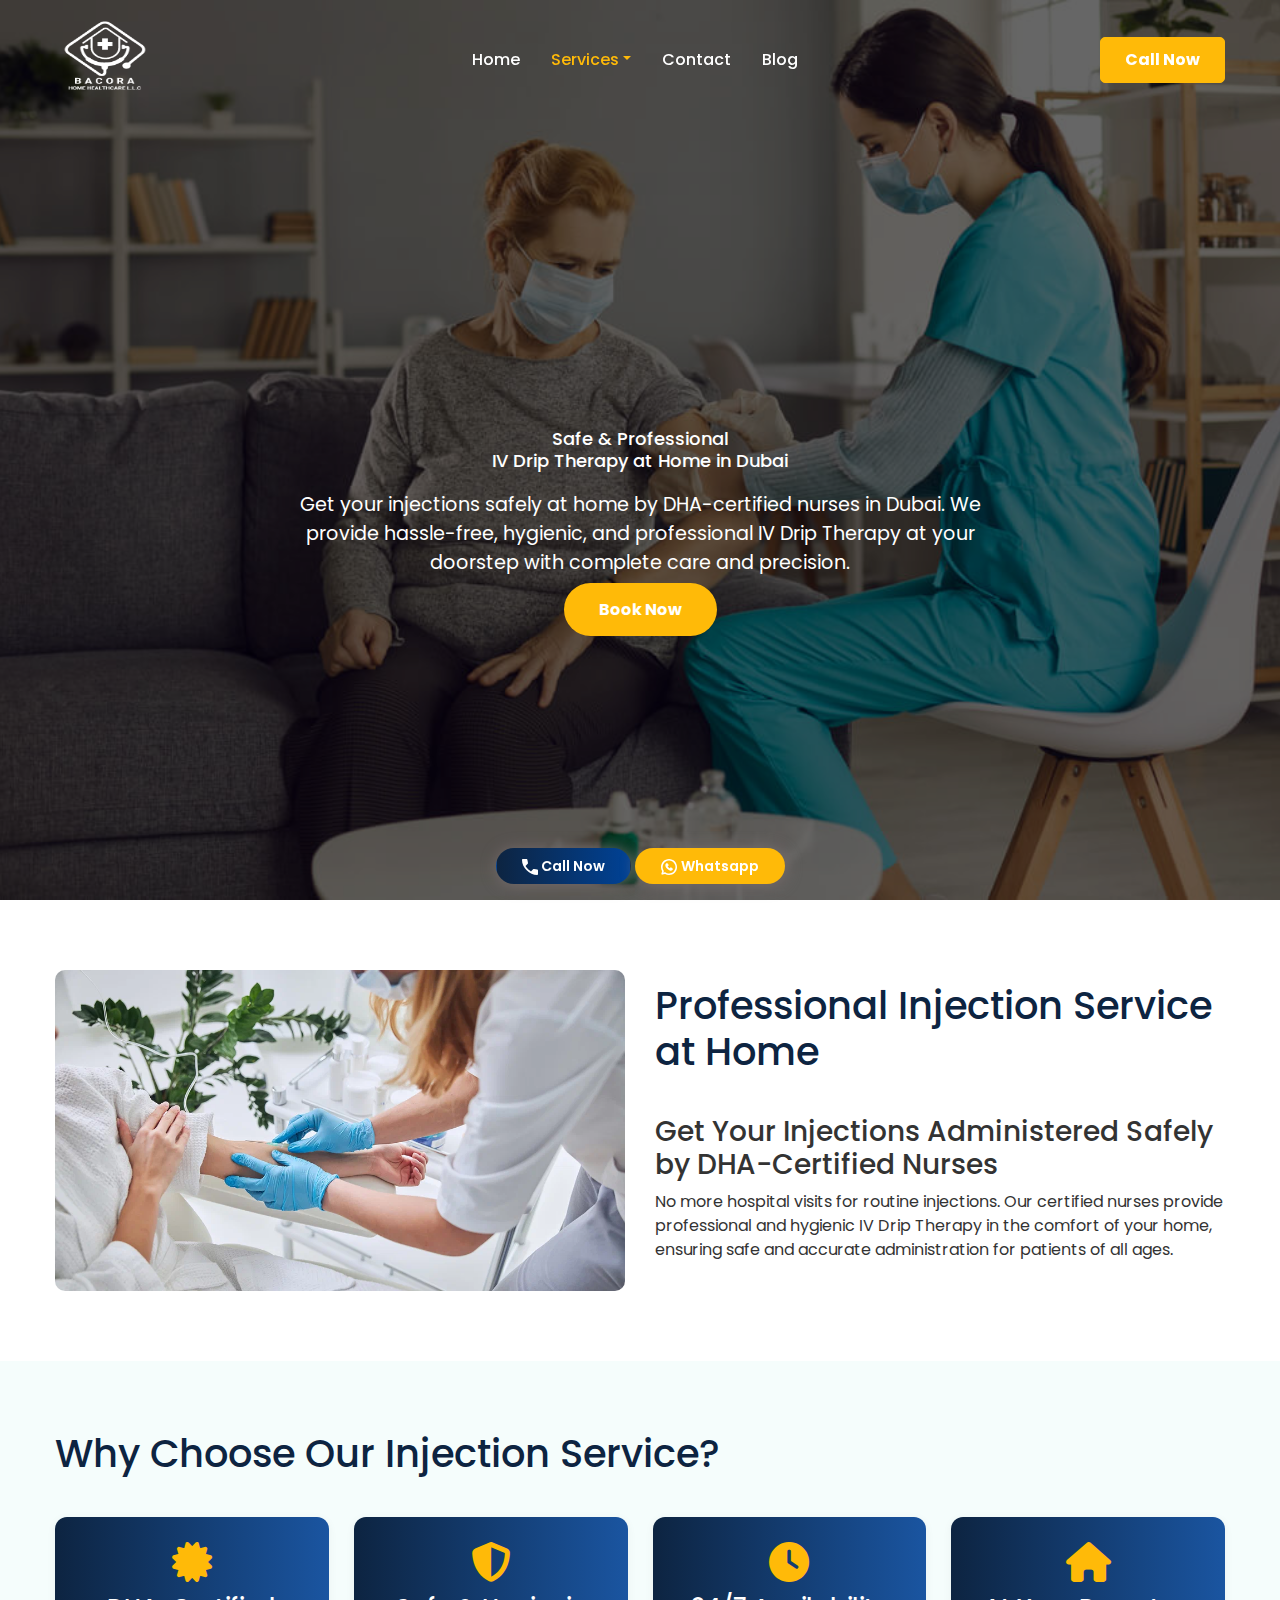
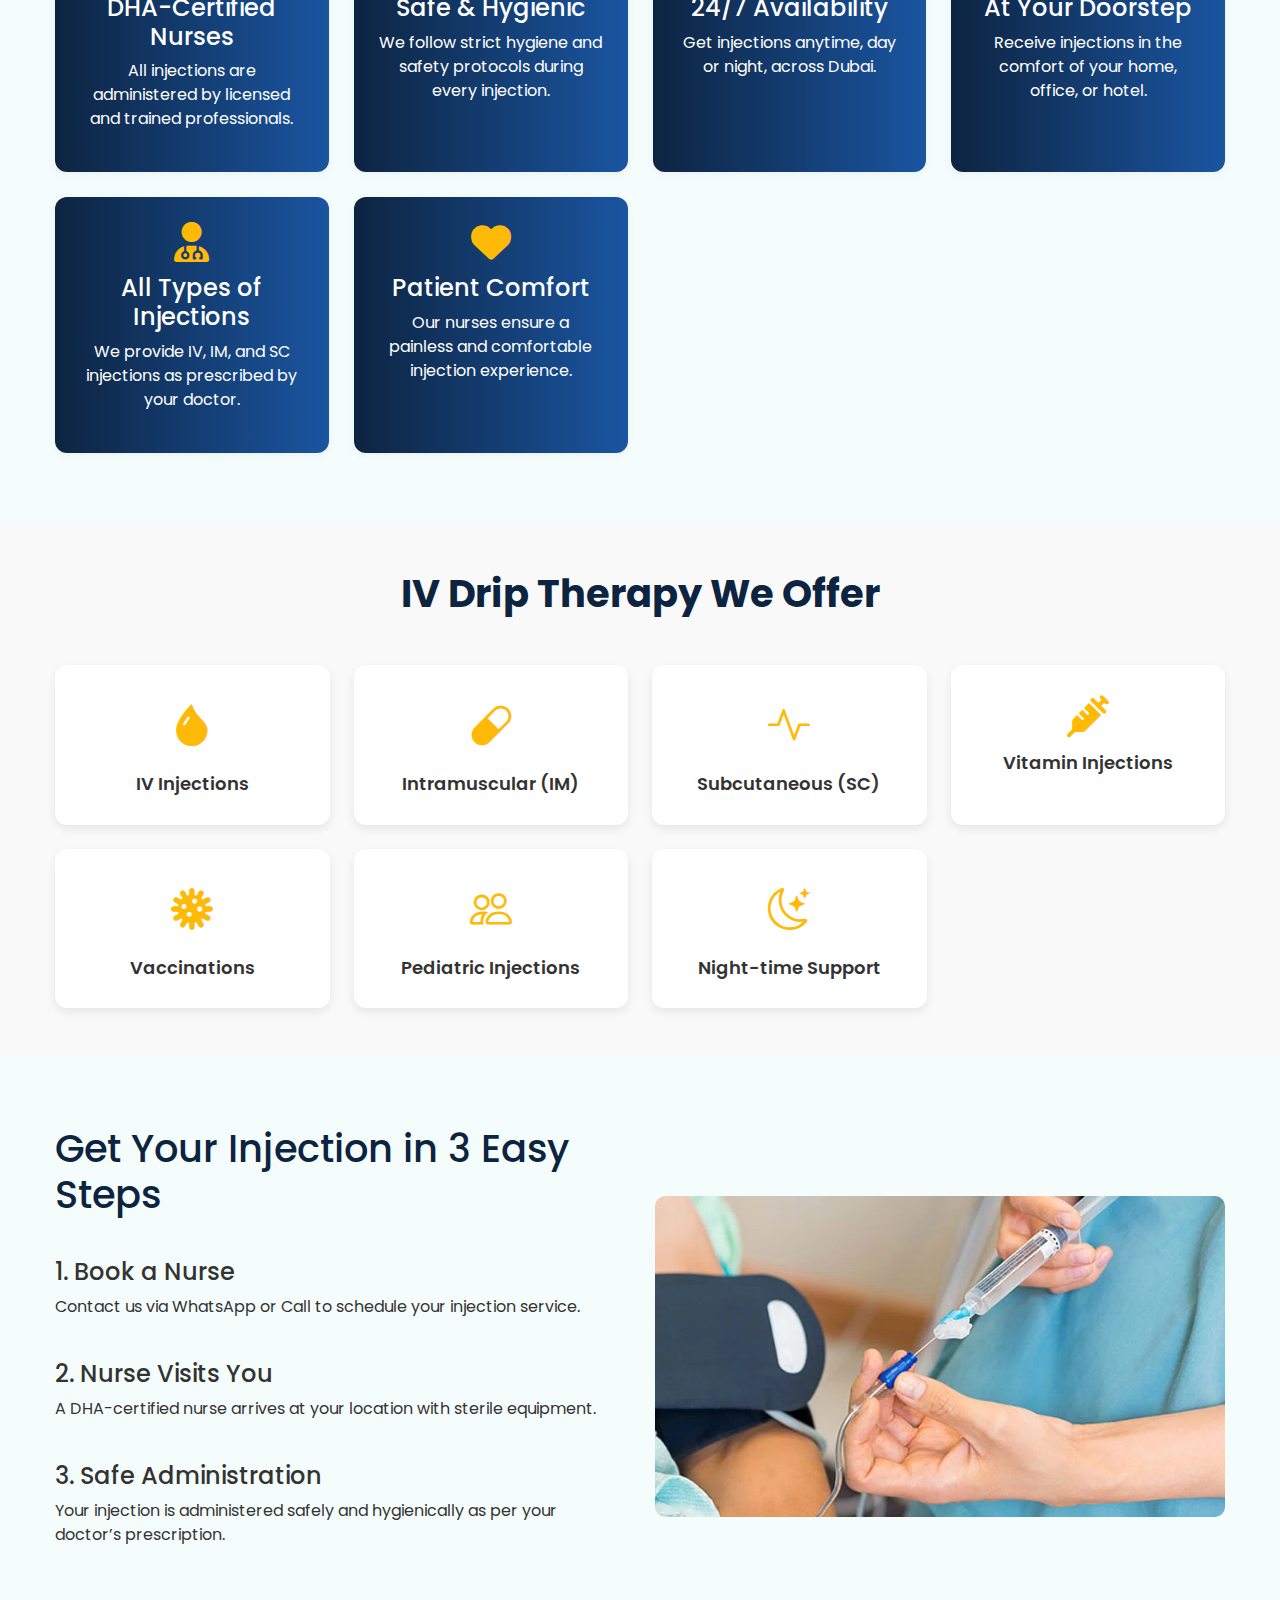
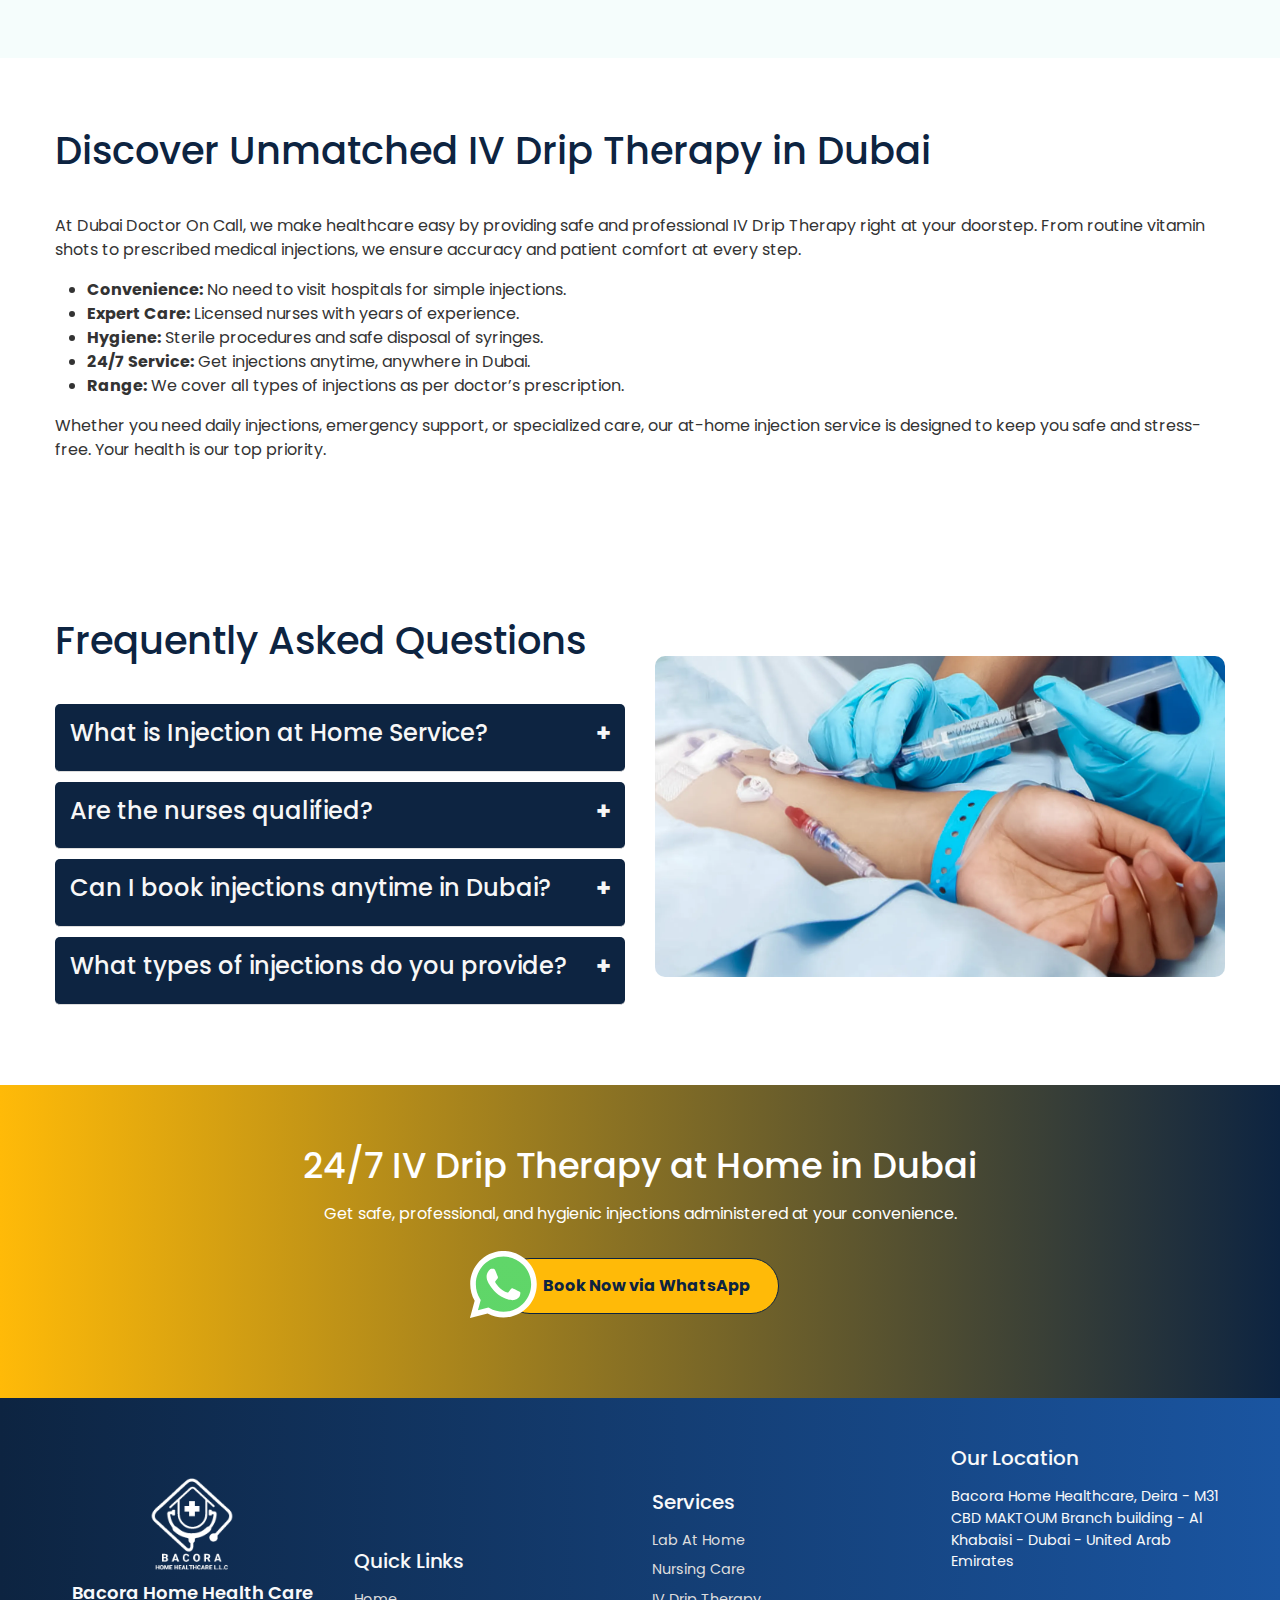
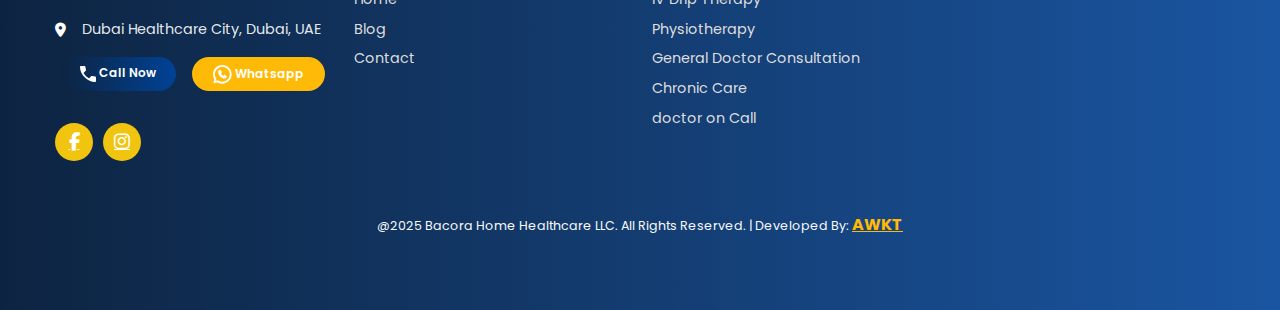
<file: services/iv-drip-therapy.html>
<!DOCTYPE html>
<html lang="en">

<head>
  <meta charset="utf-8">
  <meta content="width=device-width, initial-scale=1.0" name="viewport">
  <title>Dubai IV Drip Service | Hydration & Wellness at Home</title>
  <meta name="description"
    content="Get DHA approved IV drip service in Dubai at home. Safe, professional IV therapy by certified nurses for hydration, recovery, and wellness support.">
  <link rel="canonical" href="https://dubaidoctoroncall.com/services/iv-drip-therapy.html">

  <link rel="icon" type="image/x-icon" href="https://dubaidoctoroncall.com/logo_new.png">
  <link href="https://cdn.jsdelivr.net/npm/bootstrap@5.3.0/dist/css/bootstrap.min.css" rel="stylesheet" />
  <link href="https://cdnjs.cloudflare.com/ajax/libs/font-awesome/6.5.0/css/all.min.css" rel="stylesheet" />
  <link href="../style.css" rel="stylesheet" />
  <link href="../doc_files/css/style.css" rel="stylesheet" />
  <script src="https://cdn.jsdelivr.net/npm/bootstrap@5.3.0/dist/js/bootstrap.bundle.min.js"></script>

  <!-- Bootstrap Icons -->
  <link href="https://cdn.jsdelivr.net/npm/bootstrap-icons@1.10.5/font/bootstrap-icons.css" rel="stylesheet">
  <script type="application/ld+json">
  {
  "@context":"https://schema.org",
  "@type":"Service",
  "@id":"https://dubaidoctoroncall.com/services/iv-drip-therapy.html#service",
  "name": "IV Drip Therapy at Home",
  "serviceType": "Intravenous Therapy / IV Drip at Home",
  "url": "https://dubaidoctoroncall.com/services/iv-drip-therapy.html",
  "description": "Book IV drip therapy services at home in Dubai. Delivered by trained medical
  professionals to ensure safety, hydration, vitamin infusions, and wellness support right at your
  doorstep.
  "provider":{
  "@type":"LocalBusiness",
  "@id":"https://dubaidoctoroncall.com/#localbusiness",
  "name": "Dubai Doctor On Call",
  "url": "https://dubaidoctoroncall.com/"
  },
  "areaServed":{
  "@type":"Place",
  "name":"Dubai, UAE"
  }
  }
  </script>
  <!-- FAQPage schema (IV Drip Therapy page) -->
  <script type="application/ld+json">
  {
  "@context":"https://schema.org",
  "@type":"FAQPage",
  "mainEntity":[
  {
  "@type":"Question",
  "name": "What is IV Drip Therapy?",
  "acceptedAnswer":{
  "@type":"Answer",
  "text": "IV Drip Therapy involves delivering fluids, vitamins, electrolytes, and other nutrients
  directly into the bloodstream via an intravenous drip for faster absorption and therapeutic
  benefits."
  }
  },
  {
  "@type":"Question",
  "name": "Is IV Drip Therapy safe at home?",
  "acceptedAnswer":{
  "@type":"Answer",
  "text": "Yes, our IV Drip Therapy at home is administered by licensed medical professionals
  following strict medical protocols and hygiene standards."
  }
  },
  {
  "@type":"Question",
  "name": "Which types of drips are available?",
  "acceptedAnswer":{
  "@type":"Answer",
  "text": "We offer hydration drips, vitamin infusions, detox drips, immunity-boosting drips,
  and custom drips tailored to individual medical needs."
  }
  },
  {
  "@type":"Question",
  "name": "Do I need a prescription for IV Drip Therapy?",
  "acceptedAnswer":{
  "@type":"Answer",
  "text": "Depending on the type of drip, some therapies may require a prescription or prior
  consultation with our medical team."
  }
  }
  ]
  }
  </script>
</head>

<body>
  <section class="hero" style="background: url('../pic/s3.jpg') no-repeat center center/cover; height:100vh;">
    <!-- Header -->
    <header id="mainHeader" class="header">
      <nav class="navbar navbar-expand-lg navbar-light ">
        <div class="container">
          <!-- Logo -->
          <a class="navbar-brand" href="../index.html">
            <img src="../logo_new.png" alt="Bacora Logo" style="height:75px;" class="footer-logo mb-2">
          </a>

          <!-- Toggle -->
          <button class="navbar-toggler" type="button" data-bs-toggle="collapse" data-bs-target="#navbarNav"
            aria-controls="navbarNav" aria-expanded="false" aria-label="Toggle navigation">
            <span class="navbar-toggler-icon"></span>
          </button>

          <!-- Menu -->
          <div class="collapse navbar-collapse justify-content-center" id="navbarNav">
            <ul class="navbar-nav d-flex justify-content-center align-items-lg-center">
              <li class="nav-item">
                <a class="nav-link" href="../index.html">Home</a>
              </li>

              <!-- Dropdown -->
              <li class="nav-item dropdown">
                <a class="nav-link dropdown-toggle active" href="#" id="servicesDropdown" role="button"
                  data-bs-toggle="dropdown" aria-expanded="false">Services</a>
                <ul class="dropdown-menu" aria-labelledby="servicesDropdown">
                  <li><a class="dropdown-item" href="../services/lab-at-home.html">Lab At Home</a>
                  </li>
                  <li><a class="dropdown-item" href="../services/nursing-care.html">Nursing Care</a>
                  </li>
                  <li><a class="dropdown-item" href="../services/iv-drip-therapy.html">IV Drip
                      Therapy</a></li>
                  <li><a class="dropdown-item" href="../services/physiotherapy.html">Physiotherapy</a>
                  </li>
                  <li><a class="dropdown-item" href="../services/doctor-consultation.html">General
                      Doctor Consultation</a></li>
                  <li><a class="dropdown-item" href="../services/chronic-care.html">Chronic Care</a>
                  </li>
                  <li><a class="dropdown-item" href="../services/doctor-on-call.html">doctor on
                      call</a></li>
                </ul>
              </li>

              <li class="nav-item">
                <a class="nav-link" href="../contact-us.html">Contact</a>
              </li>
              <li class="nav-item">
                <a class="nav-link" href="../blog.html">Blog</a>
              </li>

              <!-- Call Button -->

            </ul>

          </div>
          <li class="nav-item ms-lg-3">
            <a href="tel:+971504353451" class="btn btn-primary px-4">Call Now</a>
          </li>
        </div>
      </nav>
    </header>

    <!-- Hero Content -->
    <div class="hero-content">
      <h1>Safe & Professional <br> IV Drip Therapy at Home in Dubai</h1>
      <p>
        Get your injections safely at home by DHA-certified nurses in Dubai. We provide hassle-free, hygienic, and
        professional IV Drip Therapy at your doorstep with complete care and precision.
      </p>
      <a href="https://wa.me/971504353451" class="btn-cta"> Book Now</a>
    </div>
  </section>


  <!-- About Service -->
  <section class="section">
    <div class="container about">
      <img src="../pic/services/i1.webp" alt="Professional Injection Service at Home"
        style="width: 300px; border-radius:10px;">
      <div class="text">
        <h2>Professional Injection Service at Home</h2>
        <h3>Get Your Injections Administered Safely by DHA-Certified Nurses</h3>
        <p>
          No more hospital visits for routine injections. Our certified nurses provide professional and hygienic IV Drip
          Therapy in the comfort of your home, ensuring safe and accurate administration for patients of all ages.
        </p>
      </div>
    </div>
  </section>

  <!-- Why Choose Us -->
  <section class="section" style="background:#f5fdfc;">
    <div class="container">
      <h2>Why Choose Our Injection Service?</h2>
      <div class="benefits-grid">
        <div class="benefit-card">
          <i class="fas fa-certificate"></i>
          <h4>DHA-Certified Nurses</h4>
          <p>All injections are administered by licensed and trained professionals.</p>
        </div>
        <div class="benefit-card">
          <i class="fas fa-shield-alt"></i>
          <h4>Safe & Hygienic</h4>
          <p>We follow strict hygiene and safety protocols during every injection.</p>
        </div>
        <div class="benefit-card">
          <i class="fas fa-clock"></i>
          <h4>24/7 Availability</h4>
          <p>Get injections anytime, day or night, across Dubai.</p>
        </div>
        <div class="benefit-card">
          <i class="fas fa-home"></i>
          <h4>At Your Doorstep</h4>
          <p>Receive injections in the comfort of your home, office, or hotel.</p>
        </div>
        <div class="benefit-card">
          <i class="fas fa-user-md"></i>
          <h4>All Types of Injections</h4>
          <p>We provide IV, IM, and SC injections as prescribed by your doctor.</p>
        </div>
        <div class="benefit-card">
          <i class="fas fa-heart"></i>
          <h4>Patient Comfort</h4>
          <p>Our nurses ensure a painless and comfortable injection experience.</p>
        </div>
      </div>
    </div>
  </section>

  <!-- Services We Offer -->
  <section class="section py-5" style="background:#f9f9f9;">
    <div class="container text-center">
      <h2 class="mb-5 fw-bold">IV Drip Therapy We Offer</h2>
      <div class="row g-4" style="display: flex;">

        <div class="col-lg-3 col-md-4 col-sm-6">
          <div class="package-card">
            <i class="bi bi-droplet-fill"></i>
            <h5>IV Injections</h5>
          </div>
        </div>

        <div class="col-lg-3 col-md-4 col-sm-6">
          <div class="package-card">
            <i class="bi bi-capsule"></i>
            <h5>Intramuscular (IM)</h5>
          </div>
        </div>

        <div class="col-lg-3 col-md-4 col-sm-6">
          <div class="package-card">
            <i class="bi bi-activity"></i>
            <h5>Subcutaneous (SC)</h5>
          </div>
        </div>

        <div class="col-lg-3 col-md-4 col-sm-6">
          <div class="package-card">
            <i class="fa-solid fa-syringe"></i>
            <h5>Vitamin Injections</h5>
          </div>
        </div>

        <div class="col-lg-3 col-md-4 col-sm-6">
          <div class="package-card">
            <i class="bi bi-virus"></i>
            <h5>Vaccinations</h5>
          </div>
        </div>

        <div class="col-lg-3 col-md-4 col-sm-6">
          <div class="package-card">
            <i class="bi bi-people"></i>
            <h5>Pediatric Injections</h5>
          </div>
        </div>

        <div class="col-lg-3 col-md-4 col-sm-6">
          <div class="package-card">
            <i class="bi bi-moon-stars"></i>
            <h5>Night-time Support</h5>
          </div>
        </div>

      </div>
    </div>
  </section>

  <!-- How It Works -->
  <section class="section" style="background: #f5fdfc;">
    <div class="container how">
      <div class="text text-align-center">
        <h2>Get Your Injection in 3 Easy Steps</h2>
        <div class="step">
          <div>
            <h4>1. Book a Nurse</h4>
            <p>Contact us via WhatsApp or Call to schedule your injection service.</p>
          </div>
        </div>
        <div class="step">
          <div>
            <h4>2. Nurse Visits You</h4>
            <p>A DHA-certified nurse arrives at your location with sterile equipment.</p>
          </div>
        </div>
        <div class="step">
          <div>
            <h4>3. Safe Administration</h4>
            <p>Your injection is administered safely and hygienically as per your doctor’s prescription.</p>
          </div>
        </div>
      </div>
      <img src="../pic/services/i2.webp" alt="Injection Service at Home" style="width: 300px; border-radius:10px;">
    </div>
  </section>

  <!-- Discover Unmatched -->
  <section class="section">
    <div class="container">
      <h2>Discover Unmatched IV Drip Therapy in Dubai</h2>
      <p>
        At Dubai Doctor On Call, we make healthcare easy by providing safe and professional IV Drip Therapy right at
        your doorstep. From routine vitamin shots to prescribed medical injections, we ensure accuracy and patient
        comfort at every step.
      </p>
      <ul>
        <li><strong>Convenience:</strong> No need to visit hospitals for simple injections.</li>
        <li><strong>Expert Care:</strong> Licensed nurses with years of experience.</li>
        <li><strong>Hygiene:</strong> Sterile procedures and safe disposal of syringes.</li>
        <li><strong>24/7 Service:</strong> Get injections anytime, anywhere in Dubai.</li>
        <li><strong>Range:</strong> We cover all types of injections as per doctor’s prescription.</li>
      </ul>
      <p>
        Whether you need daily injections, emergency support, or specialized care, our at-home injection service is
        designed to keep you safe and stress-free. Your health is our top priority.
      </p>
    </div>
  </section>

  <!-- FAQ -->
  <section class="section">
    <div class="container faq">
      <div class="text">
        <h2>Frequently Asked Questions</h2>

        <div class="faq-item">
          <h4 class="faq-question">What is Injection at Home Service?</h4>
          <p class="faq-answer">
            Injection at Home Service allows you to receive prescribed injections at your home, administered by
            DHA-certified nurses, ensuring safety, comfort, and hygiene.
          </p>
        </div>

        <div class="faq-item">
          <h4 class="faq-question">Are the nurses qualified?</h4>
          <p class="faq-answer">
            Yes, all our nurses are DHA-licensed and trained to give injections safely and professionally.
          </p>
        </div>

        <div class="faq-item">
          <h4 class="faq-question">Can I book injections anytime in Dubai?</h4>
          <p class="faq-answer">
            Yes, our IV Drip Therapy are available 24/7 across Dubai, including weekends and holidays.
          </p>
        </div>

        <div class="faq-item">
          <h4 class="faq-question">What types of injections do you provide?</h4>
          <p class="faq-answer">
            We provide IV, IM, SC, vitamin shots, vaccinations, and more—based on your doctor’s prescription.
          </p>
        </div>
      </div>

      <img src="../pic/services/i3.webp" alt="Injection Service FAQ" style="width: 300px; border-radius:10px;">
    </div>
  </section>

  <!-- Book Now CTA -->
  <section class="book-strip">
    <h2>24/7 IV Drip Therapy at Home in Dubai</h2>
    <p>Get safe, professional, and hygienic injections administered at your convenience.</p>
    <a href="https://wa.me/971504353451" class="btn btn-custom svg-btn mt-3 mb-4 order-3 order-md-2">
      <svg class="brand" xmlns="http://www.w3.org/2000/svg" width="61" height="61" viewBox="0 0 61 61" fill="none">
        <path
          d="M1.29621 30.2348C1.29479 35.377 2.6384 40.398 5.19324 44.8235L1.05188 59.9443L16.5261 55.8869C20.8061 58.2169 25.6015 59.4377 30.4746 59.4381H30.4874C46.5743 59.4381 59.6695 46.3477 59.6764 30.2579C59.6795 22.4612 56.6459 15.1297 51.1344 9.61392C45.6238 4.09859 38.2949 1.05959 30.4862 1.05603C14.3973 1.05603 1.30309 14.1457 1.29645 30.2348"
          fill="url(#paint0_linear_2201_585)" />
        <path
          d="M0.254068 30.2254C0.252407 35.5526 1.64417 40.7532 4.2901 45.3372L0.000244141 61L16.0293 56.7972C20.4459 59.2052 25.4184 60.4748 30.4783 60.4767H30.4913C47.1555 60.4767 60.721 46.9154 60.7282 30.2496C60.731 22.1728 57.5883 14.5778 51.8799 8.86438C46.1708 3.15168 38.5798 0.00332106 30.4913 0C13.8244 0 0.26071 13.5594 0.254068 30.2254ZM9.79997 44.5477L9.20147 43.5977C6.68553 39.5972 5.35758 34.9743 5.35948 30.2273C5.3647 16.3749 16.6383 5.10494 30.5008 5.10494C37.2141 5.10779 43.5232 7.72478 48.2685 12.4729C53.0136 17.2216 55.6246 23.534 55.623 30.2477C55.6168 44.1001 44.343 55.3715 30.4913 55.3715H30.4814C25.9712 55.3691 21.5477 54.1579 17.6901 51.869L16.7721 51.3246L7.26008 53.8185L9.79997 44.5477Z"
          fill="url(#paint1_linear_2201_585)" />
        <path
          d="M22.9341 17.5892C22.3681 16.3312 21.7724 16.3058 21.2341 16.2838C20.7934 16.2648 20.2895 16.2662 19.7862 16.2662C19.2823 16.2662 18.4637 16.4557 17.7717 17.2113C17.079 17.9675 15.1272 19.7951 15.1272 23.512C15.1272 27.229 17.8346 30.8214 18.212 31.326C18.5899 31.8296 23.4386 39.7015 31.1179 42.7298C37.5 45.2465 38.7987 44.7459 40.1839 44.6197C41.5692 44.494 44.654 42.7927 45.2833 41.0285C45.9132 39.2645 45.9132 37.7525 45.7243 37.4365C45.5355 37.1217 45.0317 36.9327 44.2761 36.555C43.5206 36.1774 39.806 34.3494 39.1135 34.0972C38.4209 33.8453 37.9172 33.7195 37.4134 34.476C36.9095 35.2313 35.4627 36.9327 35.0218 37.4365C34.5812 37.9416 34.1402 38.0044 33.3849 37.6265C32.6289 37.2475 30.1958 36.4506 27.3091 33.8771C25.0631 31.8745 23.5468 29.4015 23.106 28.645C22.6653 27.8897 23.0588 27.4802 23.4377 27.1038C23.7771 26.7652 24.1934 26.2215 24.5716 25.7806C24.9483 25.3393 25.074 25.0245 25.3259 24.5207C25.5781 24.0164 25.4519 23.5751 25.2633 23.1972C25.074 22.8194 23.6059 19.0829 22.9341 17.5892Z"
          fill="white" />
        <defs>
          <linearGradient id="paint0_linear_2201_585" x1="2932.28" y1="5889.88" x2="2932.28" y2="1.05603"
            gradientUnits="userSpaceOnUse">
            <stop stop-color="#1FAF38" />
            <stop offset="1" stop-color="#60D669" />
          </linearGradient>
          <linearGradient id="paint1_linear_2201_585" x1="3036.4" y1="6100" x2="3036.4" y2="0"
            gradientUnits="userSpaceOnUse">
            <stop stop-color="#F9F9F9" />
            <stop offset="1" stop-color="white" />
          </linearGradient>
        </defs>
      </svg>
      Book Now via WhatsApp
    </a>
  </section>

  <!-- JavaScript -->
  <script>
    document.querySelectorAll(".faq-question").forEach((question) => {
      question.addEventListener("click", () => {
        const parent = question.parentElement;

        // Close all others
        document.querySelectorAll(".faq-item").forEach((item) => {
          if (item !== parent) {
            item.classList.remove("active");
          }
        });

        // Toggle current
        parent.classList.toggle("active");
      });
    });
  </script>

  <!-- Footer -->
  <footer class="bacora-footer text-light pt-5">
    <div class="container">
      <div class="row text-center text-lg-start align-items-center">

        <!-- Brand + Address -->
        <div class="col-lg-3 mb-4 mb-lg-0">
          <div class="footer-brand mb-3">
            <img src="../logo_new.png" alt="Bacora Logo" class="footer-logo mb-2" style="max-height:70px;">
            <h3 class="h5">Bacora Home Health Care</h3>
          </div>
          <div class="footer-address">
            <i class="fas fa-map-marker-alt me-2"></i>
            <span>Dubai Healthcare City, Dubai, UAE</span>
          </div>
          <div class="d-flex footer-actions mt-3">
            <a href="https://wa.me/971504353451" class="  blue-btn call-btn-Footer float1">
              <svg xmlns="http://www.w3.org/2000/svg" width="16" height="16" viewBox="0 0 16 16" fill="none">
                <path
                  d="M15.0667 16C13.2148 16 11.3852 15.5964 9.57778 14.7893C7.77037 13.9822 6.12593 12.8376 4.64444 11.3556C3.16296 9.87348 2.01867 8.22904 1.21156 6.42222C0.404444 4.61541 0.000592593 2.78578 0 0.933334C0 0.666667 0.0888888 0.444444 0.266667 0.266667C0.444444 0.0888888 0.666667 0 0.933334 0H4.53333C4.74074 0 4.92593 0.0705184 5.08889 0.211555C5.25185 0.352593 5.34815 0.519111 5.37778 0.711111L5.95556 3.82222C5.98519 4.05926 5.97778 4.25926 5.93333 4.42222C5.88889 4.58519 5.80741 4.72593 5.68889 4.84444L3.53333 7.02222C3.82963 7.57037 4.18133 8.09985 4.58844 8.61067C4.99556 9.12148 5.44385 9.61422 5.93333 10.0889C6.39259 10.5481 6.87407 10.9742 7.37778 11.3671C7.88148 11.76 8.41481 12.1191 8.97778 12.4444L11.0667 10.3556C11.2 10.2222 11.3742 10.1224 11.5893 10.056C11.8044 9.98963 12.0154 9.97096 12.2222 10L15.2889 10.6222C15.4963 10.6815 15.6667 10.789 15.8 10.9449C15.9333 11.1007 16 11.2747 16 11.4667V15.0667C16 15.3333 15.9111 15.5556 15.7333 15.7333C15.5556 15.9111 15.3333 16 15.0667 16Z"
                  fill="white" />
              </svg>
              Call Now
            </a>
            <a href="https://wa.me/971504353451" target="_blank" class="btn yellow-btn">
              <svg xmlns="http://www.w3.org/2000/svg" width="19" height="19" viewBox="0 0 19 19" fill="none">
                <path
                  d="M9.31525 0C14.4599 0 18.6302 4.17032 18.6302 9.315C18.6302 14.4597 14.4599 18.63 9.31525 18.63C7.72981 18.6322 6.17024 18.2282 4.78537 17.4563L4.50126 17.2905L1.67695 18.1214C1.52326 18.1667 1.36054 18.172 1.20423 18.1368C1.04792 18.1015 0.903192 18.027 0.783771 17.9202C0.664349 17.8133 0.574189 17.6778 0.521838 17.5263C0.469488 17.3749 0.456681 17.2126 0.484631 17.0548L0.50885 16.9533L1.33975 14.129C0.461394 12.677 -0.0019099 11.012 0.00025167 9.315C0.00025167 4.17032 4.17058 0 9.31525 0ZM9.31525 1.863C7.98099 1.86276 6.67115 2.22075 5.52249 2.89959C4.37383 3.57842 3.4285 4.55321 2.78521 5.72215C2.14193 6.89109 1.82428 8.2113 1.86545 9.54492C1.90661 10.8785 2.30508 12.1766 3.01924 13.3037C3.20368 13.5943 3.28286 13.952 3.22045 14.3069L3.18412 14.4587L2.77333 15.8569L4.17151 15.4461C4.57485 15.3269 4.99402 15.3996 5.32657 15.611C6.30308 16.2293 7.41004 16.612 8.55994 16.7288C9.70983 16.8457 10.8711 16.6934 11.9521 16.2841C13.033 15.8748 14.0039 15.2197 14.788 14.3705C15.5721 13.5214 16.1479 12.5014 16.47 11.3914C16.792 10.2814 16.8515 9.11163 16.6436 7.97467C16.4357 6.8377 15.9662 5.76468 15.2722 4.84042C14.5782 3.91617 13.6787 3.16601 12.6448 2.64926C11.611 2.13251 10.4711 1.86333 9.31525 1.863ZM6.61576 4.82889C6.71899 4.78469 6.83189 4.76789 6.94351 4.78013C7.05514 4.79237 7.16171 4.83323 7.25291 4.89876C7.72238 5.24155 8.09498 5.70171 8.41542 6.15069L8.72002 6.59222L8.86254 6.80181C8.94507 6.92193 8.98562 7.06596 8.97787 7.2115C8.97012 7.35704 8.91451 7.49594 8.81969 7.60663L8.74983 7.67742L7.88912 8.31643C7.84817 8.3468 7.81938 8.39077 7.80794 8.44046C7.7965 8.49014 7.80316 8.54228 7.82671 8.58749C8.02233 8.94146 8.36791 9.46962 8.76473 9.86644C9.16248 10.2633 9.71486 10.6321 10.093 10.8492C10.175 10.8958 10.2738 10.8808 10.3408 10.8203L10.3762 10.7784L10.9361 9.92606C11.0387 9.78895 11.1905 9.697 11.3595 9.66955C11.5286 9.6421 11.7017 9.68129 11.8424 9.77888L12.3482 10.1319C12.8512 10.4905 13.3347 10.8762 13.7175 11.3652C13.7883 11.4571 13.8334 11.5663 13.8479 11.6814C13.8625 11.7965 13.8461 11.9134 13.8004 12.0201C13.4315 12.8808 12.4972 13.6139 11.5266 13.5785L11.3785 13.5692L11.2006 13.5524L11.1 13.5393L10.8783 13.5021C10.0176 13.34 8.63805 12.8519 7.2082 11.423C5.77927 9.99313 5.29117 8.61358 5.12909 7.75287L5.09183 7.53117L5.06854 7.33742L5.05643 7.17441L5.05271 7.10455C5.01731 6.13206 5.75413 5.19777 6.61576 4.82889Z"
                  fill="white" />
              </svg>
              Whatsapp
            </a>
          </div>
          <div class="social-icons mt-3">
            <a href="https://www.facebook.com/share/1J2XceLTKp/?mibextid=wwXIfr" target="_blank"
              class="social-icon facebook">
              <i class="fab fa-facebook-f"></i>
            </a>
            <a href="https://www.instagram.com/bacorahealthcare?igsh=MWY5aTFzYmZvdTZuNA==" target="_blank"
              class="social-icon facebook">
              <i class="fab fa-instagram"></i>
            </a>
          </div>
        </div>

        <!-- Footer Menu -->
        <div class="col-lg-3 mb-4 mb-lg-0">
          <h5 class="mb-3">Quick Links</h5>
          <ul class="list-unstyled footer-menu">
            <li><a href="../index.html">Home</a></li>
            <li><a href="../blog.html">Blog</a></li>
            <li><a href="../contact-us.html">Contact</a></li>
          </ul>
        </div>
        <div class="col-lg-3 mb-4 mb-lg-0">
          <h5 class="mb-3">Services</h5>
          <ul class="list-unstyled footer-menu">
            <li><a href="../services/lab-at-home.html">Lab At Home</a></li>
            <li><a href="../services/nursing-care.html">Nursing Care</a></li>
            <li><a href="../services/iv-drip-therapy.html">IV Drip Therapy</a></li>
            <li><a href="../services/physiotherapy.html">Physiotherapy</a></li>
            <li><a href="../services/doctor-consultation.html">General Doctor Consultation</a></li>
            <li><a href="../services/chronic-care.html">Chronic Care</a></li>
            <li><a href="../services/doctor-on-call.html">doctor on Call</a></li>
          </ul>
        </div>

        <!-- Call Buttons -->
        <div class="col-lg-3 ">
          <h5 class="mb-3">Our Location</h5>
          <p>
            Bacora Home Healthcare, Deira - M31 CBD MAKTOUM Branch building -
            Al Khabaisi - Dubai - United Arab Emirates
          </p>

          <div style="width:100%; height:200px; border-radius:8px; overflow:hidden;">
            <iframe
              src="https://www.google.com/maps/embed?pb=!1m18!1m12!1m3!1d3608.250372623464!2d55.332!3d25.272!2m3!1f0!2f0!3f0!3m2!1i1024!2i768!4f13.1!3m3!1m2!1s0x3e5f434a3b7e6f4b%3A0x3b1a14a1!2sBacora%20Home%20Healthcare%2C%20Deira%20-%20M31%20CBD%20MAKTOUM%20Branch%20building%20-%20Al%20Khabaisi%20-%20Dubai%20-%20United%20Arab%20Emirates!5e0!3m2!1sen!2sae!4v1694444444444!5m2!1sen!2sae"
              width="100%" height="100%" style="border:0;" allowfullscreen="" loading="lazy"
              referrerpolicy="no-referrer-when-downgrade">
            </iframe>
          </div>
        </div>

      </div>
      <!-- Copyright -->
      <div class="row mt-4 mb-5">
        <div class="col text-center">
          <p class="mb-0 small">
            @2025 Bacora Home Healthcare LLC. All Rights Reserved. | Developed By:
            <a href="https://awktechz.com" target="_blank" rel="noopener noreferrer">AWKT</a>
          </p>

        </div>
      </div>
    </div>
  </footer>
  <!-- Floating buttons foot  d-md-none-->
  <section class="floating-btns position-fixed start-0 end-0 bottom-0 index-1 text-center py-3">
    <div class="container-fluid">
      <div>
        <a href="https://wa.me/971504353451" target="_blank" class="btn blue-btn float1">
          <svg xmlns="http://www.w3.org/2000/svg" width="16" height="16" viewBox="0 0 16 16" fill="none">
            <path
              d="M15.0667 16C13.2148 16 11.3852 15.5964 9.57778 14.7893C7.77037 13.9822 6.12593 12.8376 4.64444 11.3556C3.16296 9.87348 2.01867 8.22904 1.21156 6.42222C0.404444 4.61541 0.000592593 2.78578 0 0.933334C0 0.666667 0.0888888 0.444444 0.266667 0.266667C0.444444 0.0888888 0.666667 0 0.933334 0H4.53333C4.74074 0 4.92593 0.0705184 5.08889 0.211555C5.25185 0.352593 5.34815 0.519111 5.37778 0.711111L5.95556 3.82222C5.98519 4.05926 5.97778 4.25926 5.93333 4.42222C5.88889 4.58519 5.80741 4.72593 5.68889 4.84444L3.53333 7.02222C3.82963 7.57037 4.18133 8.09985 4.58844 8.61067C4.99556 9.12148 5.44385 9.61422 5.93333 10.0889C6.39259 10.5481 6.87407 10.9742 7.37778 11.3671C7.88148 11.76 8.41481 12.1191 8.97778 12.4444L11.0667 10.3556C11.2 10.2222 11.3742 10.1224 11.5893 10.056C11.8044 9.98963 12.0154 9.97096 12.2222 10L15.2889 10.6222C15.4963 10.6815 15.6667 10.789 15.8 10.9449C15.9333 11.1007 16 11.2747 16 11.4667V15.0667C16 15.3333 15.9111 15.5556 15.7333 15.7333C15.5556 15.9111 15.3333 16 15.0667 16Z"
              fill="white" />
          </svg>
          Call Now
        </a>
        <a href="https://wa.me/971504353451" target="_blank" class="btn yellow-btn float2">
          <svg xmlns="http://www.w3.org/2000/svg" width="17" height="17" viewBox="0 0 17 17" fill="none">
            <path
              d="M8.0299 0C12.4648 0 16.0598 3.59498 16.0598 8.02989C16.0598 12.4648 12.4648 16.0598 8.0299 16.0598C6.66319 16.0617 5.31878 15.7134 4.12496 15.048L3.88005 14.9051L1.44539 15.6214C1.3129 15.6604 1.17263 15.665 1.03788 15.6346C0.903136 15.6042 0.778377 15.54 0.675431 15.4479C0.572484 15.3558 0.494763 15.2389 0.449635 15.1084C0.404506 14.9778 0.393466 14.8379 0.417561 14.7019L0.438439 14.6144L1.1547 12.1797C0.397529 10.9281 -0.00185686 9.49274 6.49044e-06 8.02989C6.49044e-06 3.59498 3.59499 0 8.0299 0ZM8.0299 1.60598C6.87972 1.60577 5.75058 1.91437 4.76039 2.49956C3.7702 3.08474 2.95529 3.92505 2.40075 4.93272C1.84621 5.94039 1.57239 7.07846 1.60788 8.22809C1.64337 9.37772 1.98686 10.4967 2.60249 11.4683C2.76149 11.7188 2.82974 12.0272 2.77594 12.3331L2.74462 12.464L2.39051 13.6693L3.59579 13.3152C3.94349 13.2124 4.30483 13.275 4.5915 13.4573C5.43329 13.9903 6.38754 14.3202 7.37879 14.4209C8.37004 14.5216 9.37113 14.3904 10.3029 14.0375C11.2347 13.6847 12.0717 13.1199 12.7476 12.3879C13.4235 11.6559 13.9199 10.7767 14.1976 9.81984C14.4752 8.86294 14.5264 7.85458 14.3472 6.87448C14.168 5.89437 13.7633 4.96938 13.165 4.17263C12.5667 3.37589 11.7913 2.72923 10.9001 2.28377C10.0089 1.83831 9.02625 1.60626 8.0299 1.60598ZM5.70284 4.1627C5.79182 4.12459 5.88914 4.11011 5.98537 4.12066C6.08159 4.13121 6.17347 4.16644 6.25208 4.22292C6.65679 4.51842 6.97798 4.9151 7.25421 5.30214L7.51679 5.68275L7.63965 5.86343C7.71079 5.96698 7.74574 6.09113 7.73906 6.2166C7.73239 6.34206 7.68445 6.4618 7.60271 6.55721L7.54248 6.61824L6.80052 7.16909C6.76522 7.19526 6.7404 7.23317 6.73054 7.276C6.72068 7.31883 6.72642 7.36378 6.74672 7.40276C6.91535 7.70789 7.21326 8.16319 7.55533 8.50526C7.89821 8.84733 8.37438 9.16532 8.70039 9.35242C8.77106 9.39256 8.85617 9.37972 8.91399 9.32752L8.9445 9.29139L9.4271 8.55665C9.51556 8.43846 9.64643 8.35919 9.79215 8.33553C9.93787 8.31187 10.0871 8.34565 10.2084 8.42978L10.6444 8.73411C11.078 9.04326 11.4948 9.3757 11.8248 9.79727C11.8859 9.8765 11.9247 9.97058 11.9373 10.0698C11.9498 10.169 11.9357 10.2698 11.8963 10.3618C11.5783 11.1037 10.7729 11.7357 9.93619 11.7052L9.80852 11.6971L9.65515 11.6827L9.56843 11.6714L9.37731 11.6393C8.63535 11.4996 7.44613 11.0788 6.21354 9.84706C4.98175 8.61447 4.56099 7.42524 4.42127 6.68328L4.38915 6.49217L4.36907 6.32515L4.35863 6.18462L4.35542 6.1244C4.32491 5.28608 4.96007 4.48068 5.70284 4.1627Z"
              fill="white" />
          </svg>
          Whatsapp
        </a>

      </div>
    </div>
  </section>
  <!-- ================================== -->
  <!-- Portfolio Modal windows -->
  <script>
    window.addEventListener("scroll", function () {
      const header = document.getElementById("mainHeader");
      if (window.scrollY > 50) {
        header.classList.add("scrolled");
      } else {
        header.classList.remove("scrolled");
      }
    });
  </script>

</body>

</html>
</file>
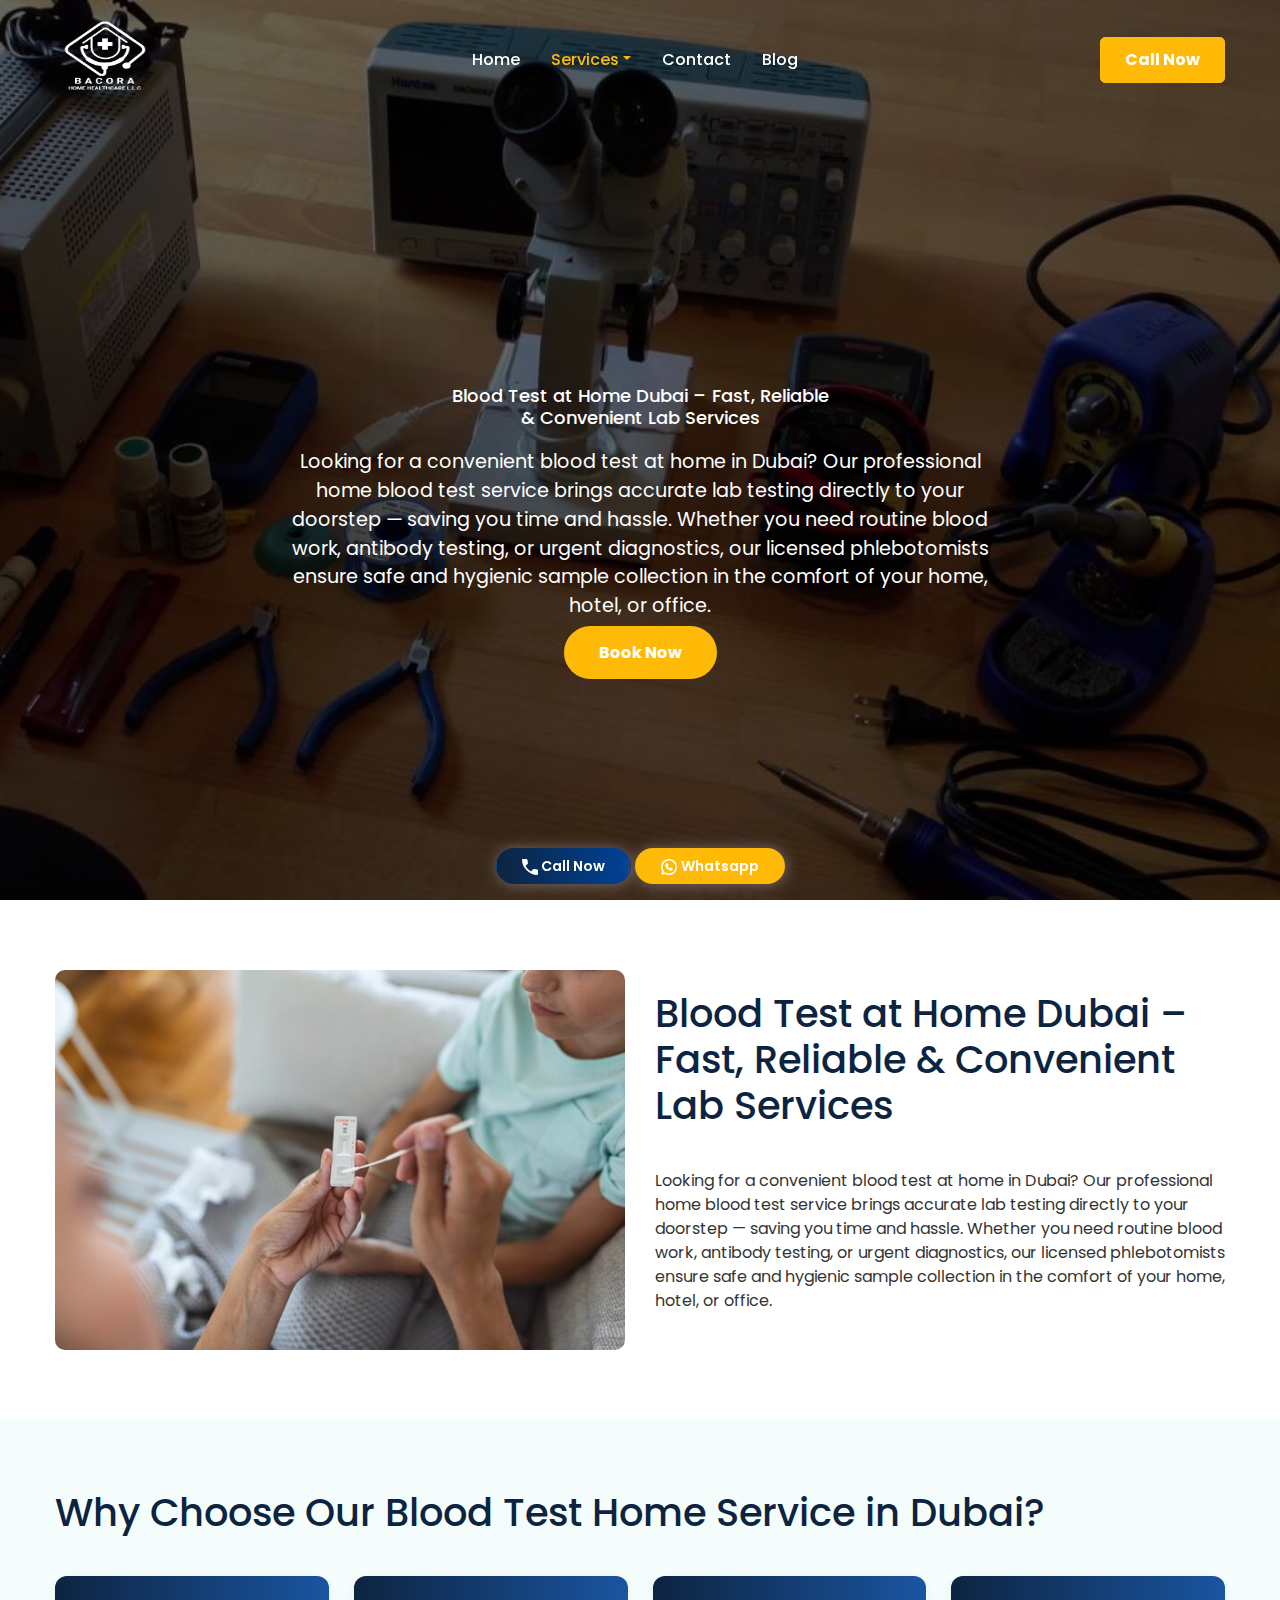
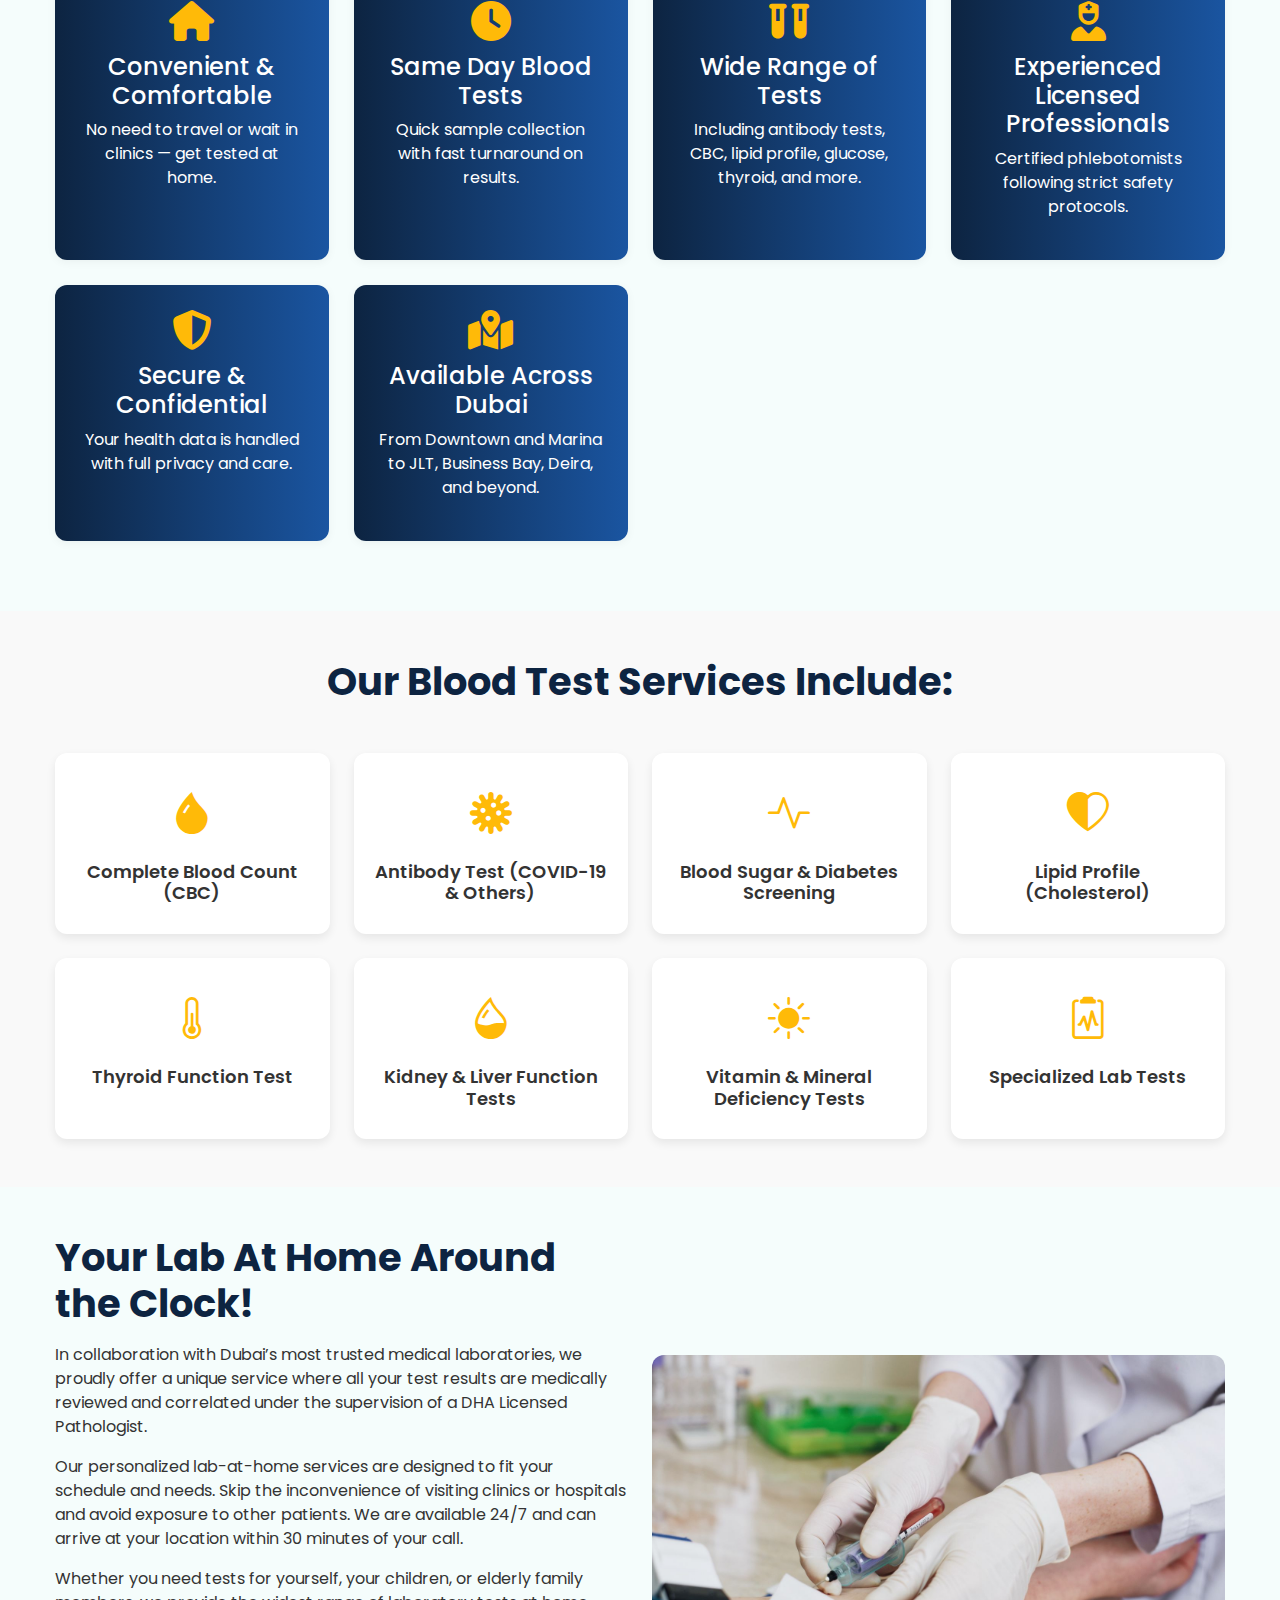
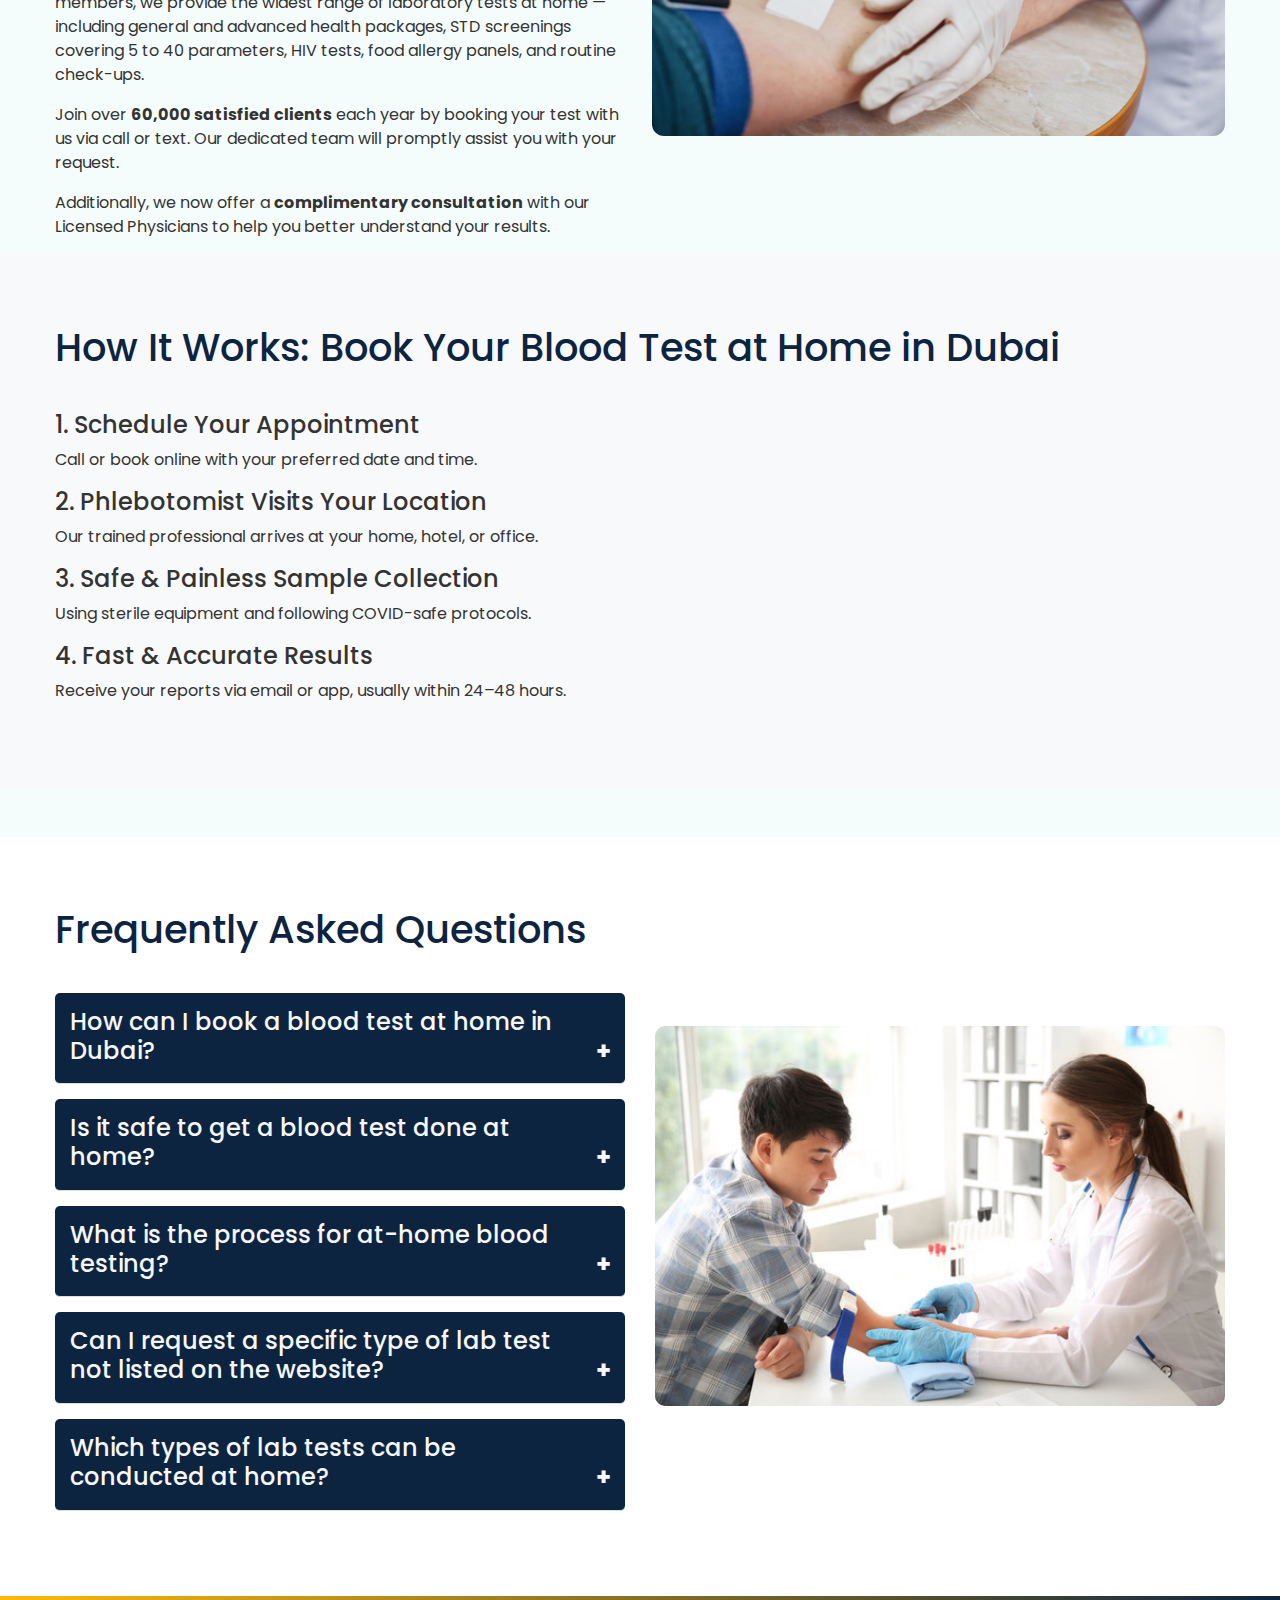
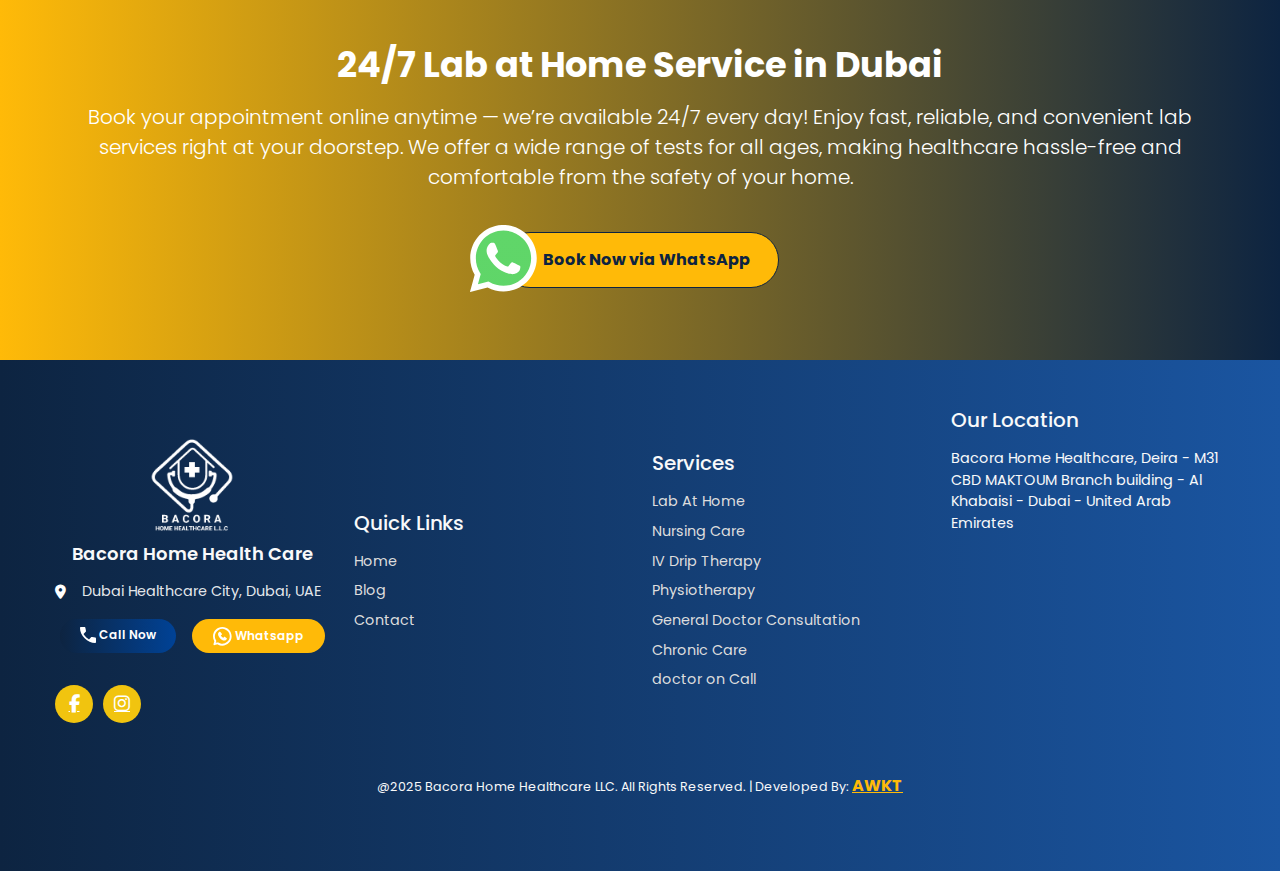
<file: services/lab-at-home.html>
<!DOCTYPE html>
<html lang="en">

<head>
  <meta charset="utf-8">
  <meta content="width=device-width, initial-scale=1.0" name="viewport">
  <title>Lab at Home | Blood Test At Home Dubai | Dubai Doctor on Call</title>
  <meta name="description"
    content="Dubai Doctor On Call delivers lab services right to your doorstep. Choose
    from over 1,900 tests including blood work, STD screenings, and more with our convenient and
    trusted home lab testing.
    ">
  <link rel="canonical" href="https://dubaidoctoroncall.com/services/lab-at-home.html">

  <link rel="icon" type="image/x-icon" href="https://dubaidoctoroncall.com/logo_new.png">
  <link href="https://cdn.jsdelivr.net/npm/bootstrap@5.3.0/dist/css/bootstrap.min.css" rel="stylesheet" />
  <link href="https://cdnjs.cloudflare.com/ajax/libs/font-awesome/6.5.0/css/all.min.css" rel="stylesheet" />
  <link href="../style.css" rel="stylesheet" />
  <link href="../doc_files/css/style.css" rel="stylesheet" />
  <script src="https://cdn.jsdelivr.net/npm/bootstrap@5.3.0/dist/js/bootstrap.bundle.min.js"></script>

  <!-- Bootstrap Icons -->
  <link href="https://cdn.jsdelivr.net/npm/bootstrap-icons@1.10.5/font/bootstrap-icons.css" rel="stylesheet">
  <script type="application/ld+json">

{
"@context":"https://schema.org",
"@type":"FAQPage",
"mainEntity":[
{
"@type":"Question",
"name": "What is Lab at Home Service?",
"acceptedAnswer":{
"@type":"Answer",
"text": "It is a convenient medical service where certified staff collect your lab samples from
home in Dubai."
}
},
{
"@type":"Question",
"name":"Are the tests done in DHA-approved labs?",
"acceptedAnswer":{
"@type":"Answer",
"text":"Yes, all tests are processed in DHA-approved labs, ensuring accuracy and
reliability."
}
},
{
"@type":"Question",
"name":"Is the Lab at Home service available 24/7?",
"acceptedAnswer":{
"@type":"Answer",
"text":"Yes, the service is available 24 hours a day, 7 days a week across Dubai."
}
}
]
}
</script>

</head>

<body>
  <!-- Topbar -->
  <section class="hero" style="background: url('../pic/services_1.jpg') no-repeat center center/cover; height:100vh;">
    <!-- Header -->
    <header id="mainHeader" class="header">
      <nav class="navbar navbar-expand-lg navbar-light ">
        <div class="container">
          <!-- Logo -->
          <a class="navbar-brand" href="../index.html">
            <img src="../logo_new.png" alt="Bacora Logo" style="height:75px;" class="footer-logo mb-2">
          </a>

          <!-- Toggle -->
          <button class="navbar-toggler" type="button" data-bs-toggle="collapse" data-bs-target="#navbarNav"
            aria-controls="navbarNav" aria-expanded="false" aria-label="Toggle navigation">
            <span class="navbar-toggler-icon"></span>
          </button>

          <!-- Menu -->
          <div class="collapse navbar-collapse justify-content-center" id="navbarNav">
            <ul class="navbar-nav d-flex justify-content-center align-items-lg-center">
              <li class="nav-item">
                <a class="nav-link" href="../index.html">Home</a>
              </li>

              <!-- Dropdown -->
              <li class="nav-item dropdown">
                <a class="nav-link dropdown-toggle active" href="#" id="servicesDropdown" role="button"
                  data-bs-toggle="dropdown" aria-expanded="false">Services</a>
                <ul class="dropdown-menu" aria-labelledby="servicesDropdown">
                  <li><a class="dropdown-item" href="../services/lab-at-home.html">Lab At Home</a>
                  </li>
                  <li><a class="dropdown-item" href="../services/nursing-care.html">Nursing Care</a>
                  </li>
                  <li><a class="dropdown-item" href="../services/iv-drip-therapy.html">IV Drip
                      Therapy</a></li>
                  <li><a class="dropdown-item" href="../services/physiotherapy.html">Physiotherapy</a>
                  </li>
                  <li><a class="dropdown-item" href="../services/doctor-consultation.html">General
                      Doctor Consultation</a></li>
                  <li><a class="dropdown-item" href="../services/chronic-care.html">Chronic Care</a>
                  </li>
                  <li><a class="dropdown-item" href="../services/doctor-on-call.html">doctor on
                      call</a></li>
                </ul>
              </li>

              <li class="nav-item">
                <a class="nav-link" href="../contact-us.html">Contact</a>
              </li>
              <li class="nav-item">
                <a class="nav-link" href="../blog.html">Blog</a>
              </li>

              <!-- Call Button -->

            </ul>

          </div>
          <li class="nav-item ms-lg-3">
            <a href="tel:+971504353451" class="btn btn-primary px-4">Call Now</a>
          </li>
        </div>
      </nav>
    </header>

    <!-- Hero Content -->
    <div class="hero-content">
      <h1>Blood Test at Home Dubai – Fast, Reliable <br> & Convenient Lab Services</h1>
      <p> 
        Looking for a convenient blood test at home in Dubai? Our professional home blood test
        service brings accurate lab testing directly to your doorstep — saving you time and hassle.
        Whether you need routine blood work, antibody testing, or urgent diagnostics, our licensed
        phlebotomists ensure safe and hygienic sample collection in the comfort of your home, hotel, or
        office.
      </p>
      <a href="tel:+971504353451" class="btn-cta"> Book Now</a>
    </div>
  </section>

  <!-- About Service -->
  <section class="section">
    <div class="container about">
      <img src="../pic/services/s1.jpg" alt="Professional, Convenient & Reliable Testing"
        style="width: 300px; border-radius:10px;">
      <div class="text">
        <h2>Blood Test at Home Dubai – Fast, Reliable & Convenient Lab Services</h2>
        <!-- <h3>Blood Test at Home Dubai – Fast, Reliable & Convenient Lab Services</h3> -->
        <p>
          Looking for a convenient blood test at home in Dubai? Our professional home blood test
          service brings accurate lab testing directly to your doorstep — saving you time and hassle.
          Whether you need routine blood work, antibody testing, or urgent diagnostics, our licensed
          phlebotomists ensure safe and hygienic sample collection in the comfort of your home, hotel, or
          office.
        </p>
      </div>
    </div>
  </section>

  <!-- Why Choose Us -->
  <section class="section" style="background:#f5fdfc;">
    <div class="container">
      <h2>Why Choose Our Blood Test Home Service in Dubai?</h2>
      <div class="benefits-grid">
        <div class="benefit-card">
          <i class="fas fa-home"></i>
          <h4>Convenient & Comfortable</h4>
          <p>No need to travel or wait in clinics — get tested at home.</p>
        </div>
        <div class="benefit-card">
          <i class="fas fa-clock"></i>
          <h4>Same Day Blood Tests</h4>
          <p>Quick sample collection with fast turnaround on results.</p>
        </div>
        <div class="benefit-card">
          <i class="fas fa-vials"></i>
          <h4>Wide Range of Tests</h4>
          <p>Including antibody tests, CBC, lipid profile, glucose, thyroid, and more.</p>
        </div>
        <div class="benefit-card">
          <i class="fas fa-user-nurse"></i>
          <h4>Experienced Licensed Professionals</h4>
          <p>Certified phlebotomists following strict safety protocols.</p>
        </div>
        <div class="benefit-card">
          <i class="fas fa-shield-alt"></i>
          <h4>Secure & Confidential</h4>
          <p>Your health data is handled with full privacy and care.</p>
        </div>
        <div class="benefit-card">
          <i class="fas fa-map-marked-alt"></i>
          <h4>Available Across Dubai</h4>
          <p>From Downtown and Marina to JLT, Business Bay, Deira, and beyond.</p>
        </div>
      </div>


    </div>
  </section>


  <!-- Tests We Offer -->
  <section class="section py-5" style="background:#f9f9f9;">
    <div class="container text-center">
      <h2 class="mb-5 fw-bold">Our Blood Test Services Include:</h2>
      <div class="row g-4" style="display: flex;">

        <div class="col-lg-3 col-md-4 col-sm-6">
          <div class="package-card">
            <i class="bi bi-droplet-fill"></i>
            <h5>Complete Blood Count (CBC)</h5>
          </div>
        </div>

        <div class="col-lg-3 col-md-4 col-sm-6">
          <div class="package-card">
            <i class="bi bi-virus"></i>
            <h5>Antibody Test (COVID-19 & Others)</h5>
          </div>
        </div>

        <div class="col-lg-3 col-md-4 col-sm-6">
          <div class="package-card">
            <i class="bi bi-activity"></i>
            <h5>Blood Sugar & Diabetes Screening</h5>
          </div>
        </div>

        <div class="col-lg-3 col-md-4 col-sm-6">
          <div class="package-card">
            <i class="bi bi-heart-half"></i>
            <h5>Lipid Profile (Cholesterol)</h5>
          </div>
        </div>

        <div class="col-lg-3 col-md-4 col-sm-6">
          <div class="package-card">
            <i class="bi bi-thermometer-half"></i>
            <h5>Thyroid Function Test</h5>
          </div>
        </div>

        <div class="col-lg-3 col-md-4 col-sm-6">
          <div class="package-card">
            <i class="bi bi-droplet-half"></i>
            <h5>Kidney & Liver Function Tests</h5>
          </div>
        </div>

        <div class="col-lg-3 col-md-4 col-sm-6">
          <div class="package-card">
            <i class="bi bi-brightness-high-fill"></i>
            <h5>Vitamin & Mineral Deficiency Tests</h5>
          </div>
        </div>

        <div class="col-lg-3 col-md-4 col-sm-6">
          <div class="package-card">
            <i class="bi bi-clipboard2-pulse"></i>
            <h5>Specialized Lab Tests</h5>
          </div>
        </div>

      </div>
    </div>
  </section>


  <!-- How It Works -->
  <section class="section py-5" style="background: #f5fdfc;">
    <div class="container how d-flex flex-wrap align-items-center justify-content-between gap-4">
      <!-- Text Content -->
       <div class="row justify-content-center align-items-center">
        <div class="col-lg-6 text flex-fill" style="max-width: 650px;">
          <h2 class="fw-bold mb-3">Your Lab At Home Around the Clock!</h2>
          <p>
            In collaboration with Dubai’s most trusted medical laboratories, we proudly offer a unique service where all
            your test results are medically reviewed and correlated under the supervision of a DHA Licensed Pathologist.
          </p>
          <p>
            Our personalized lab-at-home services are designed to fit your schedule and needs. Skip the inconvenience of
            visiting clinics or hospitals and avoid exposure to other patients. We are available 24/7 and can arrive at
            your location within 30 minutes of your call.
          </p>
          <p>
            Whether you need tests for yourself, your children, or elderly family members, we provide the widest range of
            laboratory tests at home — including general and advanced health packages, STD screenings covering 5 to 40
            parameters, HIV tests, food allergy panels, and routine check-ups.
          </p>
          <p>
            Join over <strong>60,000 satisfied clients</strong> each year by booking your test with us via call or text.
            Our dedicated team will promptly assist you with your request.
          </p>
          <p>
            Additionally, we now offer a <strong>complimentary consultation</strong> with our Licensed Physicians to help
            you better understand your results.
          </p>
      </div>
      <!-- Image -->
      <div class="col-lg-6 text-center flex-fill">
          <img src="../pic/services/s2.jpg" alt="Professional, Convenient & Reliable Testing">
      </div>
       </div>
      
    </div>
    <section class="section bg-light">
      <div class="container">
        <h2>How It Works: Book Your Blood Test at Home in Dubai</h2>
        <div class="steps">
          <div class="step">
            <h4>1. Schedule Your Appointment</h4>
            <p>Call or book online with your preferred date and time.</p>
          </div>
          <div class="step">
            <h4>2. Phlebotomist Visits Your Location</h4>
            <p>Our trained professional arrives at your home, hotel, or office.</p>
          </div>
          <div class="step">
            <h4>3. Safe & Painless Sample Collection</h4>
            <p>Using sterile equipment and following COVID-safe protocols.</p>
          </div>
          <div class="step">
            <h4>4. Fast & Accurate Results</h4>
            <p>Receive your reports via email or app, usually within 24–48 hours.</p>
          </div>
        </div>
      </div>
    </section>
  </section>


  <!-- FAQ -->
  <section class="section">
    <div class="container faq">
      <div class="text">
        <h2>Frequently Asked Questions</h2>

        <div class="faq-item">
          <h4 class="faq-question">How can I book a blood test at home in Dubai?</h4>
          <p class="faq-answer">
            You can easily book online through the provider’s website or contact them via phone or WhatsApp.
            Many healthcare companies offer 24/7 service for your convenience.
          </p>
        </div>

        <div class="faq-item">
          <h4 class="faq-question">Is it safe to get a blood test done at home?</h4>
          <p class="faq-answer">
            Yes, certified phlebotomists visit your home to collect samples, which are then tested in
            DHA-approved laboratories, ensuring accuracy and safety.
          </p>
        </div>

        <div class="faq-item">
          <h4 class="faq-question">What is the process for at-home blood testing?</h4>
          <p class="faq-answer">
            Once your appointment is confirmed, a technician will come to your home to collect the blood
            sample. The sample is sent to the lab, and results are shared with you digitally.
          </p>
        </div>

        <div class="faq-item">
          <h4 class="faq-question">Can I request a specific type of lab test not listed on the website?</h4>
          <p class="faq-answer">
            We offer access to more than 1,900 biomarkers through our exclusive network of medical laboratories
            in the UAE. If a test isn’t available with us, it’s unlikely to be found anywhere else locally.
            Feel free to challenge us—we’re available every day, anytime, ready to handle your inquiries and
            provide innovative clinical solutions you didn’t think were possible.
          </p>
        </div>

        <div class="faq-item">
          <h4 class="faq-question">Which types of lab tests can be conducted at home?</h4>
          <p class="faq-answer">
            We offer the broadest range of biomarkers available at any medical laboratory in Dubai. What sets
            Vesta Care apart is that you gain access to our DHA-licensed specialists and our unique, fully
            customizable health and wellness packages.
          </p>
        </div>
      </div>

      <img src="../pic/services/s3.jpg" alt="FAQ image" style="width: 300px; border-radius:10px;">
    </div>
  </section>


  <!-- CSS -->
  <style>
    .faq-item {
      margin-bottom: 15px;
      border-bottom: 1px solid #ddd;
      padding-bottom: 10px;
    }

    .faq-question {
      cursor: pointer;
      position: relative;
      padding-right: 20px;
    }

    .faq-question::after {
      content: "+";
      position: absolute;
      right: 0;
      font-weight: bold;
    }

    .faq-item.active .faq-question::after {
      content: "-";
    }

    .faq-answer {
      display: none;
      margin-top: 10px;
      color: #555;
    }

    .faq-item.active .faq-answer {
      display: block;
    }
  </style>

  <!-- JavaScript -->
  <script>
    document.querySelectorAll(".faq-question").forEach((question) => {
      question.addEventListener("click", () => {
        const parent = question.parentElement;

        // Close all others
        document.querySelectorAll(".faq-item").forEach((item) => {
          if (item !== parent) {
            item.classList.remove("active");
          }
        });

        // Toggle current
        parent.classList.toggle("active");
      });
    });
  </script>

  <!-- Book Appointment Section -->
  <section class="book-strip text-center py-5">
    <div class="container">
      <h2 class="fw-bold mb-3">24/7 Lab at Home Service in Dubai</h2>
      <p class="lead mb-4">
        Book your appointment online anytime — we’re available 24/7 every day! Enjoy fast, reliable, and
        convenient lab services right at your doorstep. We offer a wide range of tests for all ages,
        making healthcare hassle-free and comfortable from the safety of your home.
      </p>
      <a href="https://wa.me/971504353451" class="btn btn-custom svg-btn mt-3 mb-4 order-3 order-md-2">
        <svg class="brand" xmlns="http://www.w3.org/2000/svg" width="61" height="61" viewBox="0 0 61 61" fill="none">
          <path
            d="M1.29621 30.2348C1.29479 35.377 2.6384 40.398 5.19324 44.8235L1.05188 59.9443L16.5261 55.8869C20.8061 58.2169 25.6015 59.4377 30.4746 59.4381H30.4874C46.5743 59.4381 59.6695 46.3477 59.6764 30.2579C59.6795 22.4612 56.6459 15.1297 51.1344 9.61392C45.6238 4.09859 38.2949 1.05959 30.4862 1.05603C14.3973 1.05603 1.30309 14.1457 1.29645 30.2348"
            fill="url(#paint0_linear_2201_585)" />
          <path
            d="M0.254068 30.2254C0.252407 35.5526 1.64417 40.7532 4.2901 45.3372L0.000244141 61L16.0293 56.7972C20.4459 59.2052 25.4184 60.4748 30.4783 60.4767H30.4913C47.1555 60.4767 60.721 46.9154 60.7282 30.2496C60.731 22.1728 57.5883 14.5778 51.8799 8.86438C46.1708 3.15168 38.5798 0.00332106 30.4913 0C13.8244 0 0.26071 13.5594 0.254068 30.2254ZM9.79997 44.5477L9.20147 43.5977C6.68553 39.5972 5.35758 34.9743 5.35948 30.2273C5.3647 16.3749 16.6383 5.10494 30.5008 5.10494C37.2141 5.10779 43.5232 7.72478 48.2685 12.4729C53.0136 17.2216 55.6246 23.534 55.623 30.2477C55.6168 44.1001 44.343 55.3715 30.4913 55.3715H30.4814C25.9712 55.3691 21.5477 54.1579 17.6901 51.869L16.7721 51.3246L7.26008 53.8185L9.79997 44.5477Z"
            fill="url(#paint1_linear_2201_585)" />
          <path
            d="M22.9341 17.5892C22.3681 16.3312 21.7724 16.3058 21.2341 16.2838C20.7934 16.2648 20.2895 16.2662 19.7862 16.2662C19.2823 16.2662 18.4637 16.4557 17.7717 17.2113C17.079 17.9675 15.1272 19.7951 15.1272 23.512C15.1272 27.229 17.8346 30.8214 18.212 31.326C18.5899 31.8296 23.4386 39.7015 31.1179 42.7298C37.5 45.2465 38.7987 44.7459 40.1839 44.6197C41.5692 44.494 44.654 42.7927 45.2833 41.0285C45.9132 39.2645 45.9132 37.7525 45.7243 37.4365C45.5355 37.1217 45.0317 36.9327 44.2761 36.555C43.5206 36.1774 39.806 34.3494 39.1135 34.0972C38.4209 33.8453 37.9172 33.7195 37.4134 34.476C36.9095 35.2313 35.4627 36.9327 35.0218 37.4365C34.5812 37.9416 34.1402 38.0044 33.3849 37.6265C32.6289 37.2475 30.1958 36.4506 27.3091 33.8771C25.0631 31.8745 23.5468 29.4015 23.106 28.645C22.6653 27.8897 23.0588 27.4802 23.4377 27.1038C23.7771 26.7652 24.1934 26.2215 24.5716 25.7806C24.9483 25.3393 25.074 25.0245 25.3259 24.5207C25.5781 24.0164 25.4519 23.5751 25.2633 23.1972C25.074 22.8194 23.6059 19.0829 22.9341 17.5892Z"
            fill="white" />
          <defs>
            <linearGradient id="paint0_linear_2201_585" x1="2932.28" y1="5889.88" x2="2932.28" y2="1.05603"
              gradientUnits="userSpaceOnUse">
              <stop stop-color="#1FAF38" />
              <stop offset="1" stop-color="#60D669" />
            </linearGradient>
            <linearGradient id="paint1_linear_2201_585" x1="3036.4" y1="6100" x2="3036.4" y2="0"
              gradientUnits="userSpaceOnUse">
              <stop stop-color="#F9F9F9" />
              <stop offset="1" stop-color="white" />
            </linearGradient>
          </defs>
        </svg>
        Book Now via WhatsApp
      </a>
    </div>
  </section>


  <!-- Footer -->
  <footer class="bacora-footer text-light pt-5">
    <div class="container">
      <div class="row text-center text-lg-start align-items-center">

        <!-- Brand + Address -->
        <div class="col-lg-3 mb-4 mb-lg-0">
          <div class="footer-brand mb-3">
            <img src="../logo_new.png" alt="Bacora Logo" class="footer-logo mb-2" style="max-height:70px;">
            <h3 class="h5">Bacora Home Health Care</h3>
          </div>
          <div class="footer-address">
            <i class="fas fa-map-marker-alt me-2"></i>
            <span>Dubai Healthcare City, Dubai, UAE</span>
          </div>
          <div class="d-flex footer-actions mt-3">
            <a href="tel:+971504353451" class="  blue-btn call-btn-Footer float1">
              <svg xmlns="http://www.w3.org/2000/svg" width="16" height="16" viewBox="0 0 16 16" fill="none">
                <path
                  d="M15.0667 16C13.2148 16 11.3852 15.5964 9.57778 14.7893C7.77037 13.9822 6.12593 12.8376 4.64444 11.3556C3.16296 9.87348 2.01867 8.22904 1.21156 6.42222C0.404444 4.61541 0.000592593 2.78578 0 0.933334C0 0.666667 0.0888888 0.444444 0.266667 0.266667C0.444444 0.0888888 0.666667 0 0.933334 0H4.53333C4.74074 0 4.92593 0.0705184 5.08889 0.211555C5.25185 0.352593 5.34815 0.519111 5.37778 0.711111L5.95556 3.82222C5.98519 4.05926 5.97778 4.25926 5.93333 4.42222C5.88889 4.58519 5.80741 4.72593 5.68889 4.84444L3.53333 7.02222C3.82963 7.57037 4.18133 8.09985 4.58844 8.61067C4.99556 9.12148 5.44385 9.61422 5.93333 10.0889C6.39259 10.5481 6.87407 10.9742 7.37778 11.3671C7.88148 11.76 8.41481 12.1191 8.97778 12.4444L11.0667 10.3556C11.2 10.2222 11.3742 10.1224 11.5893 10.056C11.8044 9.98963 12.0154 9.97096 12.2222 10L15.2889 10.6222C15.4963 10.6815 15.6667 10.789 15.8 10.9449C15.9333 11.1007 16 11.2747 16 11.4667V15.0667C16 15.3333 15.9111 15.5556 15.7333 15.7333C15.5556 15.9111 15.3333 16 15.0667 16Z"
                  fill="white" />
              </svg>
              Call Now
            </a>
            <a href="https://wa.me/971504353451" target="_blank" class="btn yellow-btn">
              <svg xmlns="http://www.w3.org/2000/svg" width="19" height="19" viewBox="0 0 19 19" fill="none">
                <path
                  d="M9.31525 0C14.4599 0 18.6302 4.17032 18.6302 9.315C18.6302 14.4597 14.4599 18.63 9.31525 18.63C7.72981 18.6322 6.17024 18.2282 4.78537 17.4563L4.50126 17.2905L1.67695 18.1214C1.52326 18.1667 1.36054 18.172 1.20423 18.1368C1.04792 18.1015 0.903192 18.027 0.783771 17.9202C0.664349 17.8133 0.574189 17.6778 0.521838 17.5263C0.469488 17.3749 0.456681 17.2126 0.484631 17.0548L0.50885 16.9533L1.33975 14.129C0.461394 12.677 -0.0019099 11.012 0.00025167 9.315C0.00025167 4.17032 4.17058 0 9.31525 0ZM9.31525 1.863C7.98099 1.86276 6.67115 2.22075 5.52249 2.89959C4.37383 3.57842 3.4285 4.55321 2.78521 5.72215C2.14193 6.89109 1.82428 8.2113 1.86545 9.54492C1.90661 10.8785 2.30508 12.1766 3.01924 13.3037C3.20368 13.5943 3.28286 13.952 3.22045 14.3069L3.18412 14.4587L2.77333 15.8569L4.17151 15.4461C4.57485 15.3269 4.99402 15.3996 5.32657 15.611C6.30308 16.2293 7.41004 16.612 8.55994 16.7288C9.70983 16.8457 10.8711 16.6934 11.9521 16.2841C13.033 15.8748 14.0039 15.2197 14.788 14.3705C15.5721 13.5214 16.1479 12.5014 16.47 11.3914C16.792 10.2814 16.8515 9.11163 16.6436 7.97467C16.4357 6.8377 15.9662 5.76468 15.2722 4.84042C14.5782 3.91617 13.6787 3.16601 12.6448 2.64926C11.611 2.13251 10.4711 1.86333 9.31525 1.863ZM6.61576 4.82889C6.71899 4.78469 6.83189 4.76789 6.94351 4.78013C7.05514 4.79237 7.16171 4.83323 7.25291 4.89876C7.72238 5.24155 8.09498 5.70171 8.41542 6.15069L8.72002 6.59222L8.86254 6.80181C8.94507 6.92193 8.98562 7.06596 8.97787 7.2115C8.97012 7.35704 8.91451 7.49594 8.81969 7.60663L8.74983 7.67742L7.88912 8.31643C7.84817 8.3468 7.81938 8.39077 7.80794 8.44046C7.7965 8.49014 7.80316 8.54228 7.82671 8.58749C8.02233 8.94146 8.36791 9.46962 8.76473 9.86644C9.16248 10.2633 9.71486 10.6321 10.093 10.8492C10.175 10.8958 10.2738 10.8808 10.3408 10.8203L10.3762 10.7784L10.9361 9.92606C11.0387 9.78895 11.1905 9.697 11.3595 9.66955C11.5286 9.6421 11.7017 9.68129 11.8424 9.77888L12.3482 10.1319C12.8512 10.4905 13.3347 10.8762 13.7175 11.3652C13.7883 11.4571 13.8334 11.5663 13.8479 11.6814C13.8625 11.7965 13.8461 11.9134 13.8004 12.0201C13.4315 12.8808 12.4972 13.6139 11.5266 13.5785L11.3785 13.5692L11.2006 13.5524L11.1 13.5393L10.8783 13.5021C10.0176 13.34 8.63805 12.8519 7.2082 11.423C5.77927 9.99313 5.29117 8.61358 5.12909 7.75287L5.09183 7.53117L5.06854 7.33742L5.05643 7.17441L5.05271 7.10455C5.01731 6.13206 5.75413 5.19777 6.61576 4.82889Z"
                  fill="white" />
              </svg>
              Whatsapp
            </a>
          </div>
          <div class="social-icons mt-3">
            <a href="https://www.facebook.com/share/1J2XceLTKp/?mibextid=wwXIfr" target="_blank"
              class="social-icon facebook">
              <i class="fab fa-facebook-f"></i>
            </a>
            <a href="https://www.instagram.com/bacorahealthcare?igsh=MWY5aTFzYmZvdTZuNA==" target="_blank"
              class="social-icon facebook">
              <i class="fab fa-instagram"></i>
            </a>
          </div>
        </div>

        <!-- Footer Menu -->
        <div class="col-lg-3 mb-4 mb-lg-0">
          <h5 class="mb-3">Quick Links</h5>
          <ul class="list-unstyled footer-menu">
            <li><a href="../index.html">Home</a></li>
            <li><a href="../blog.html">Blog</a></li>
            <li><a href="../contact-us.html">Contact</a></li>
          </ul>
        </div>
        <div class="col-lg-3 mb-4 mb-lg-0">
          <h5 class="mb-3">Services</h5>
          <ul class="list-unstyled footer-menu">
            <li><a href="../services/lab-at-home.html">Lab At Home</a></li>
            <li><a href="../services/nursing-care.html">Nursing Care</a></li>
            <li><a href="../services/iv-drip-therapy.html">IV Drip Therapy</a></li>
            <li><a href="../services/physiotherapy.html">Physiotherapy</a></li>
            <li><a href="../services/doctor-consultation.html">General Doctor Consultation</a></li>
            <li><a href="../services/chronic-care.html">Chronic Care</a></li>
            <li><a href="../services/doctor-on-call.html">doctor on Call</a></li>
          </ul>
        </div>

        <div class="col-lg-3 ">
          <h5 class="mb-3">Our Location</h5>
          <p>
            Bacora Home Healthcare, Deira - M31 CBD MAKTOUM Branch building -
            Al Khabaisi - Dubai - United Arab Emirates
          </p>

          <div style="width:100%; height:200px; border-radius:8px; overflow:hidden;">
            <iframe
              src="https://www.google.com/maps/embed?pb=!1m18!1m12!1m3!1d3608.250372623464!2d55.332!3d25.272!2m3!1f0!2f0!3f0!3m2!1i1024!2i768!4f13.1!3m3!1m2!1s0x3e5f434a3b7e6f4b%3A0x3b1a14a1!2sBacora%20Home%20Healthcare%2C%20Deira%20-%20M31%20CBD%20MAKTOUM%20Branch%20building%20-%20Al%20Khabaisi%20-%20Dubai%20-%20United%20Arab%20Emirates!5e0!3m2!1sen!2sae!4v1694444444444!5m2!1sen!2sae"
              width="100%" height="100%" style="border:0;" allowfullscreen="" loading="lazy"
              referrerpolicy="no-referrer-when-downgrade">
            </iframe>
          </div>
        </div>

      </div>

    </div>
    <!-- Copyright -->
    <div class="row mt-4 mb-5">
      <div class="col text-center">
        <p class="mb-0 small">
          @2025 Bacora Home Healthcare LLC. All Rights Reserved. | Developed By:
          <a href="https://awktechz.com" target="_blank" rel="noopener noreferrer">AWKT</a>
        </p>

      </div>
    </div>
    </div>
  </footer>
  <!-- Floating buttons foot  d-md-none-->
  <section class="floating-btns position-fixed start-0 end-0 bottom-0 index-1 text-center py-3">
    <div class="container-fluid">
      <div>
        <a href="tel:+971504353451" target="_blank" class="btn blue-btn float1">
          <svg xmlns="http://www.w3.org/2000/svg" width="16" height="16" viewBox="0 0 16 16" fill="none">
            <path
              d="M15.0667 16C13.2148 16 11.3852 15.5964 9.57778 14.7893C7.77037 13.9822 6.12593 12.8376 4.64444 11.3556C3.16296 9.87348 2.01867 8.22904 1.21156 6.42222C0.404444 4.61541 0.000592593 2.78578 0 0.933334C0 0.666667 0.0888888 0.444444 0.266667 0.266667C0.444444 0.0888888 0.666667 0 0.933334 0H4.53333C4.74074 0 4.92593 0.0705184 5.08889 0.211555C5.25185 0.352593 5.34815 0.519111 5.37778 0.711111L5.95556 3.82222C5.98519 4.05926 5.97778 4.25926 5.93333 4.42222C5.88889 4.58519 5.80741 4.72593 5.68889 4.84444L3.53333 7.02222C3.82963 7.57037 4.18133 8.09985 4.58844 8.61067C4.99556 9.12148 5.44385 9.61422 5.93333 10.0889C6.39259 10.5481 6.87407 10.9742 7.37778 11.3671C7.88148 11.76 8.41481 12.1191 8.97778 12.4444L11.0667 10.3556C11.2 10.2222 11.3742 10.1224 11.5893 10.056C11.8044 9.98963 12.0154 9.97096 12.2222 10L15.2889 10.6222C15.4963 10.6815 15.6667 10.789 15.8 10.9449C15.9333 11.1007 16 11.2747 16 11.4667V15.0667C16 15.3333 15.9111 15.5556 15.7333 15.7333C15.5556 15.9111 15.3333 16 15.0667 16Z"
              fill="white" />
          </svg>
          Call Now
        </a>
        <a href="https://wa.me/971504353451" target="_blank" class="btn yellow-btn float2">
          <svg xmlns="http://www.w3.org/2000/svg" width="17" height="17" viewBox="0 0 17 17" fill="none">
            <path
              d="M8.0299 0C12.4648 0 16.0598 3.59498 16.0598 8.02989C16.0598 12.4648 12.4648 16.0598 8.0299 16.0598C6.66319 16.0617 5.31878 15.7134 4.12496 15.048L3.88005 14.9051L1.44539 15.6214C1.3129 15.6604 1.17263 15.665 1.03788 15.6346C0.903136 15.6042 0.778377 15.54 0.675431 15.4479C0.572484 15.3558 0.494763 15.2389 0.449635 15.1084C0.404506 14.9778 0.393466 14.8379 0.417561 14.7019L0.438439 14.6144L1.1547 12.1797C0.397529 10.9281 -0.00185686 9.49274 6.49044e-06 8.02989C6.49044e-06 3.59498 3.59499 0 8.0299 0ZM8.0299 1.60598C6.87972 1.60577 5.75058 1.91437 4.76039 2.49956C3.7702 3.08474 2.95529 3.92505 2.40075 4.93272C1.84621 5.94039 1.57239 7.07846 1.60788 8.22809C1.64337 9.37772 1.98686 10.4967 2.60249 11.4683C2.76149 11.7188 2.82974 12.0272 2.77594 12.3331L2.74462 12.464L2.39051 13.6693L3.59579 13.3152C3.94349 13.2124 4.30483 13.275 4.5915 13.4573C5.43329 13.9903 6.38754 14.3202 7.37879 14.4209C8.37004 14.5216 9.37113 14.3904 10.3029 14.0375C11.2347 13.6847 12.0717 13.1199 12.7476 12.3879C13.4235 11.6559 13.9199 10.7767 14.1976 9.81984C14.4752 8.86294 14.5264 7.85458 14.3472 6.87448C14.168 5.89437 13.7633 4.96938 13.165 4.17263C12.5667 3.37589 11.7913 2.72923 10.9001 2.28377C10.0089 1.83831 9.02625 1.60626 8.0299 1.60598ZM5.70284 4.1627C5.79182 4.12459 5.88914 4.11011 5.98537 4.12066C6.08159 4.13121 6.17347 4.16644 6.25208 4.22292C6.65679 4.51842 6.97798 4.9151 7.25421 5.30214L7.51679 5.68275L7.63965 5.86343C7.71079 5.96698 7.74574 6.09113 7.73906 6.2166C7.73239 6.34206 7.68445 6.4618 7.60271 6.55721L7.54248 6.61824L6.80052 7.16909C6.76522 7.19526 6.7404 7.23317 6.73054 7.276C6.72068 7.31883 6.72642 7.36378 6.74672 7.40276C6.91535 7.70789 7.21326 8.16319 7.55533 8.50526C7.89821 8.84733 8.37438 9.16532 8.70039 9.35242C8.77106 9.39256 8.85617 9.37972 8.91399 9.32752L8.9445 9.29139L9.4271 8.55665C9.51556 8.43846 9.64643 8.35919 9.79215 8.33553C9.93787 8.31187 10.0871 8.34565 10.2084 8.42978L10.6444 8.73411C11.078 9.04326 11.4948 9.3757 11.8248 9.79727C11.8859 9.8765 11.9247 9.97058 11.9373 10.0698C11.9498 10.169 11.9357 10.2698 11.8963 10.3618C11.5783 11.1037 10.7729 11.7357 9.93619 11.7052L9.80852 11.6971L9.65515 11.6827L9.56843 11.6714L9.37731 11.6393C8.63535 11.4996 7.44613 11.0788 6.21354 9.84706C4.98175 8.61447 4.56099 7.42524 4.42127 6.68328L4.38915 6.49217L4.36907 6.32515L4.35863 6.18462L4.35542 6.1244C4.32491 5.28608 4.96007 4.48068 5.70284 4.1627Z"
              fill="white" />
          </svg>
          Whatsapp
        </a>

      </div>
    </div>
  </section>
  <!-- ================================== -->
  <!-- Portfolio Modal windows -->
  <script>
    window.addEventListener("scroll", function () {
      const header = document.getElementById("mainHeader");
      if (window.scrollY > 50) {
        header.classList.add("scrolled");
      } else {
        header.classList.remove("scrolled");
      }
    });
  </script>

</body>

</html>
</file>
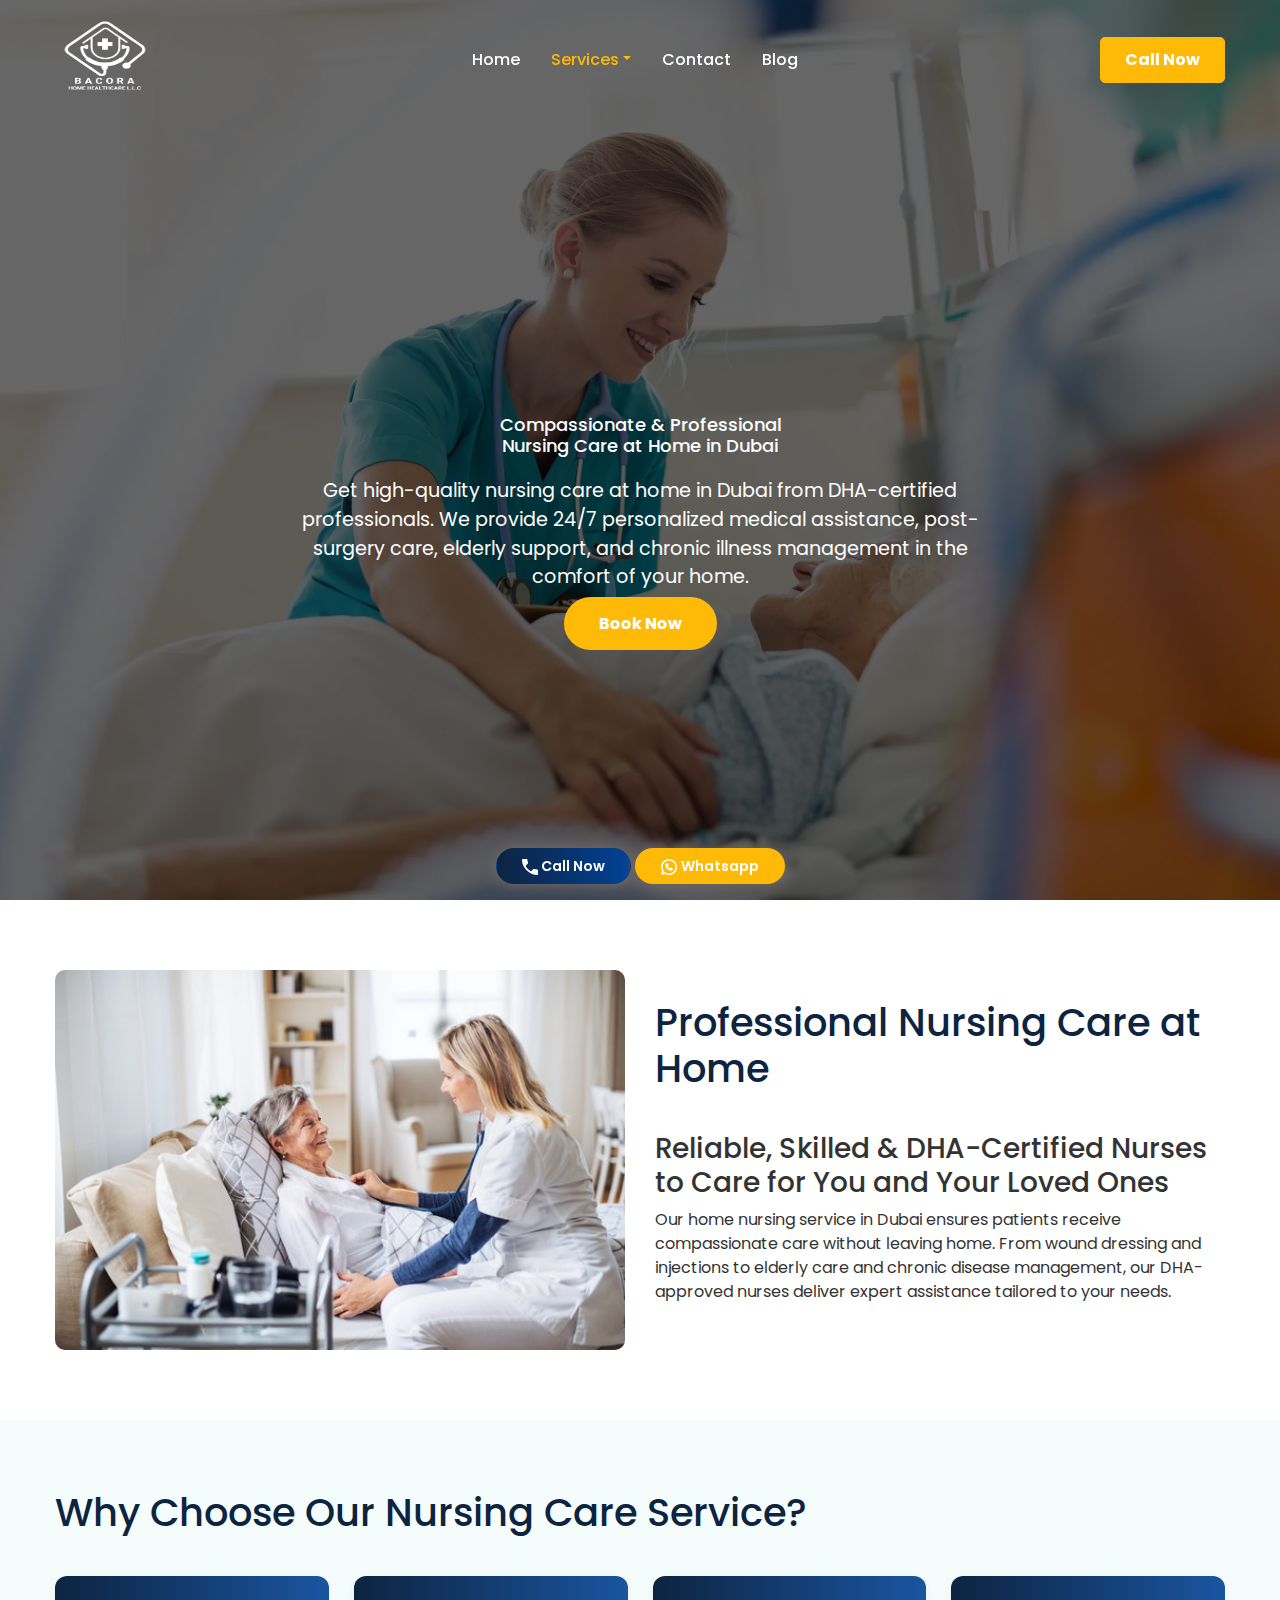
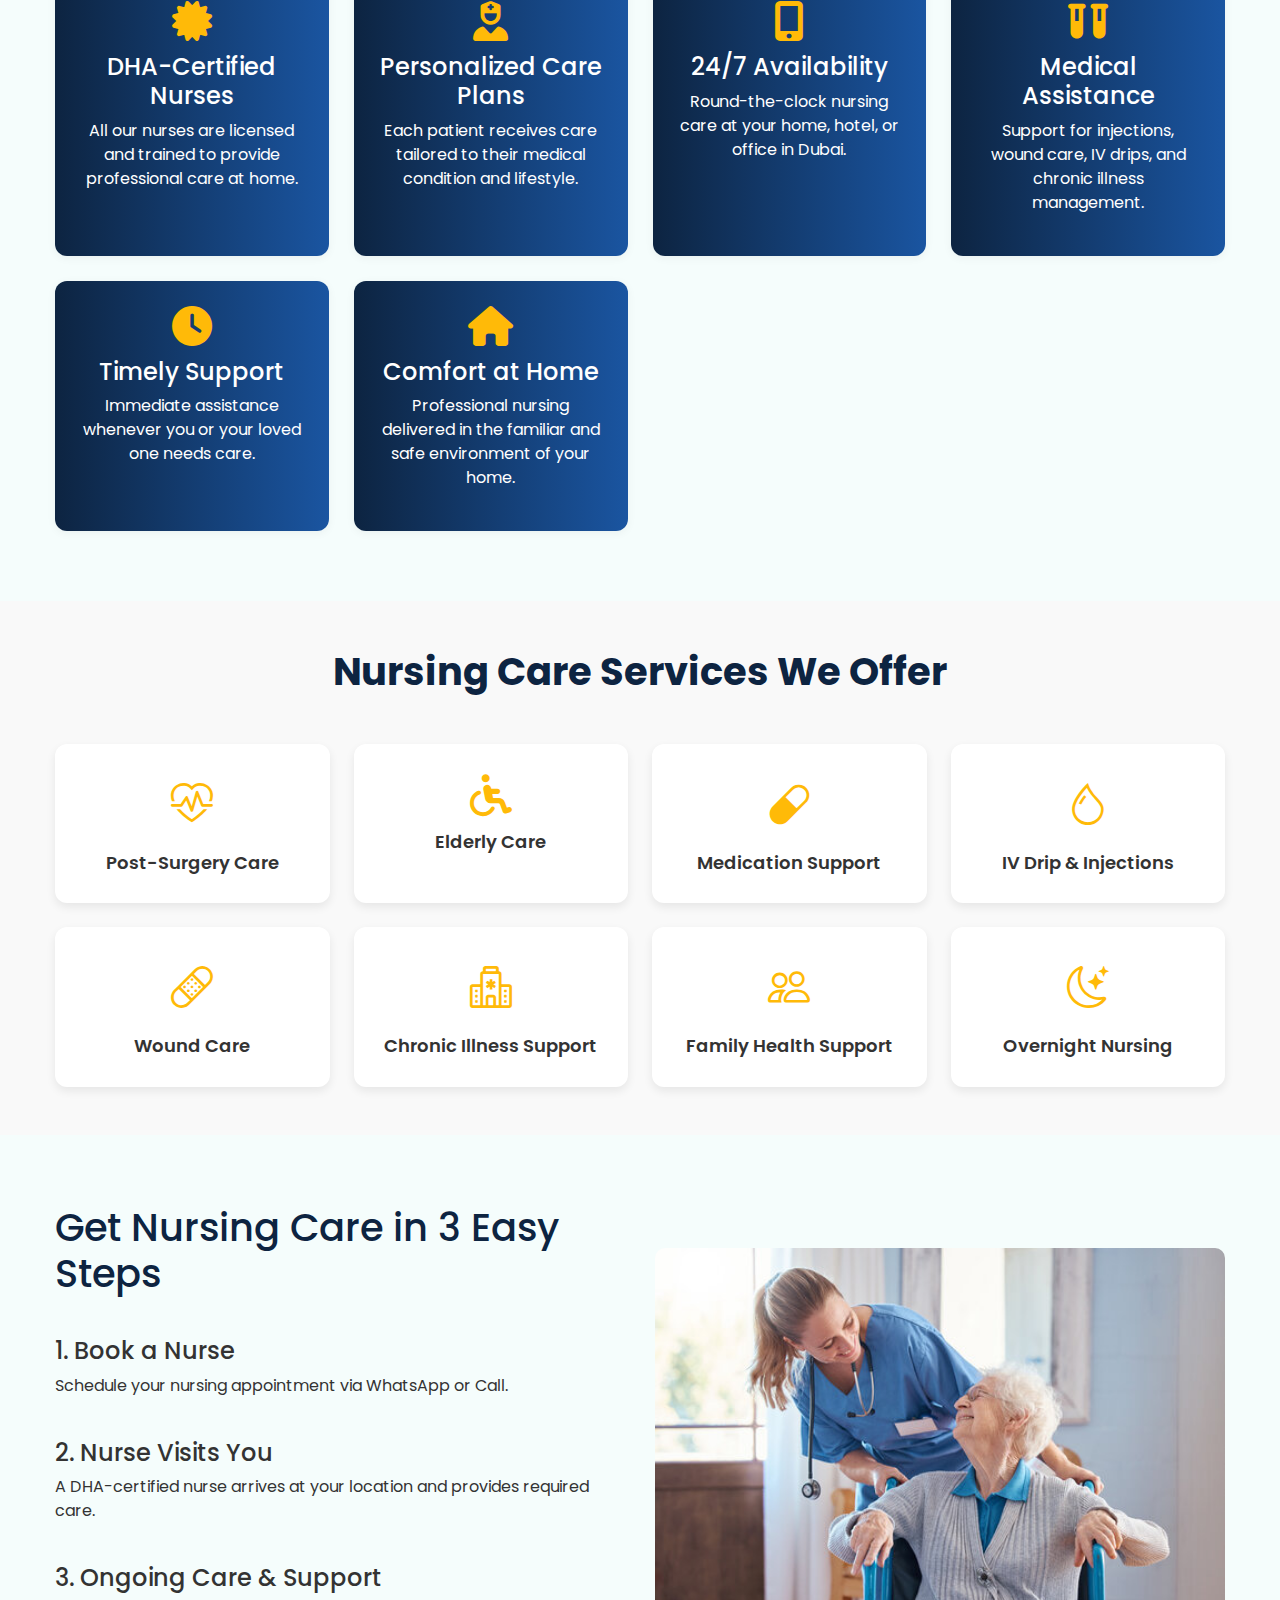
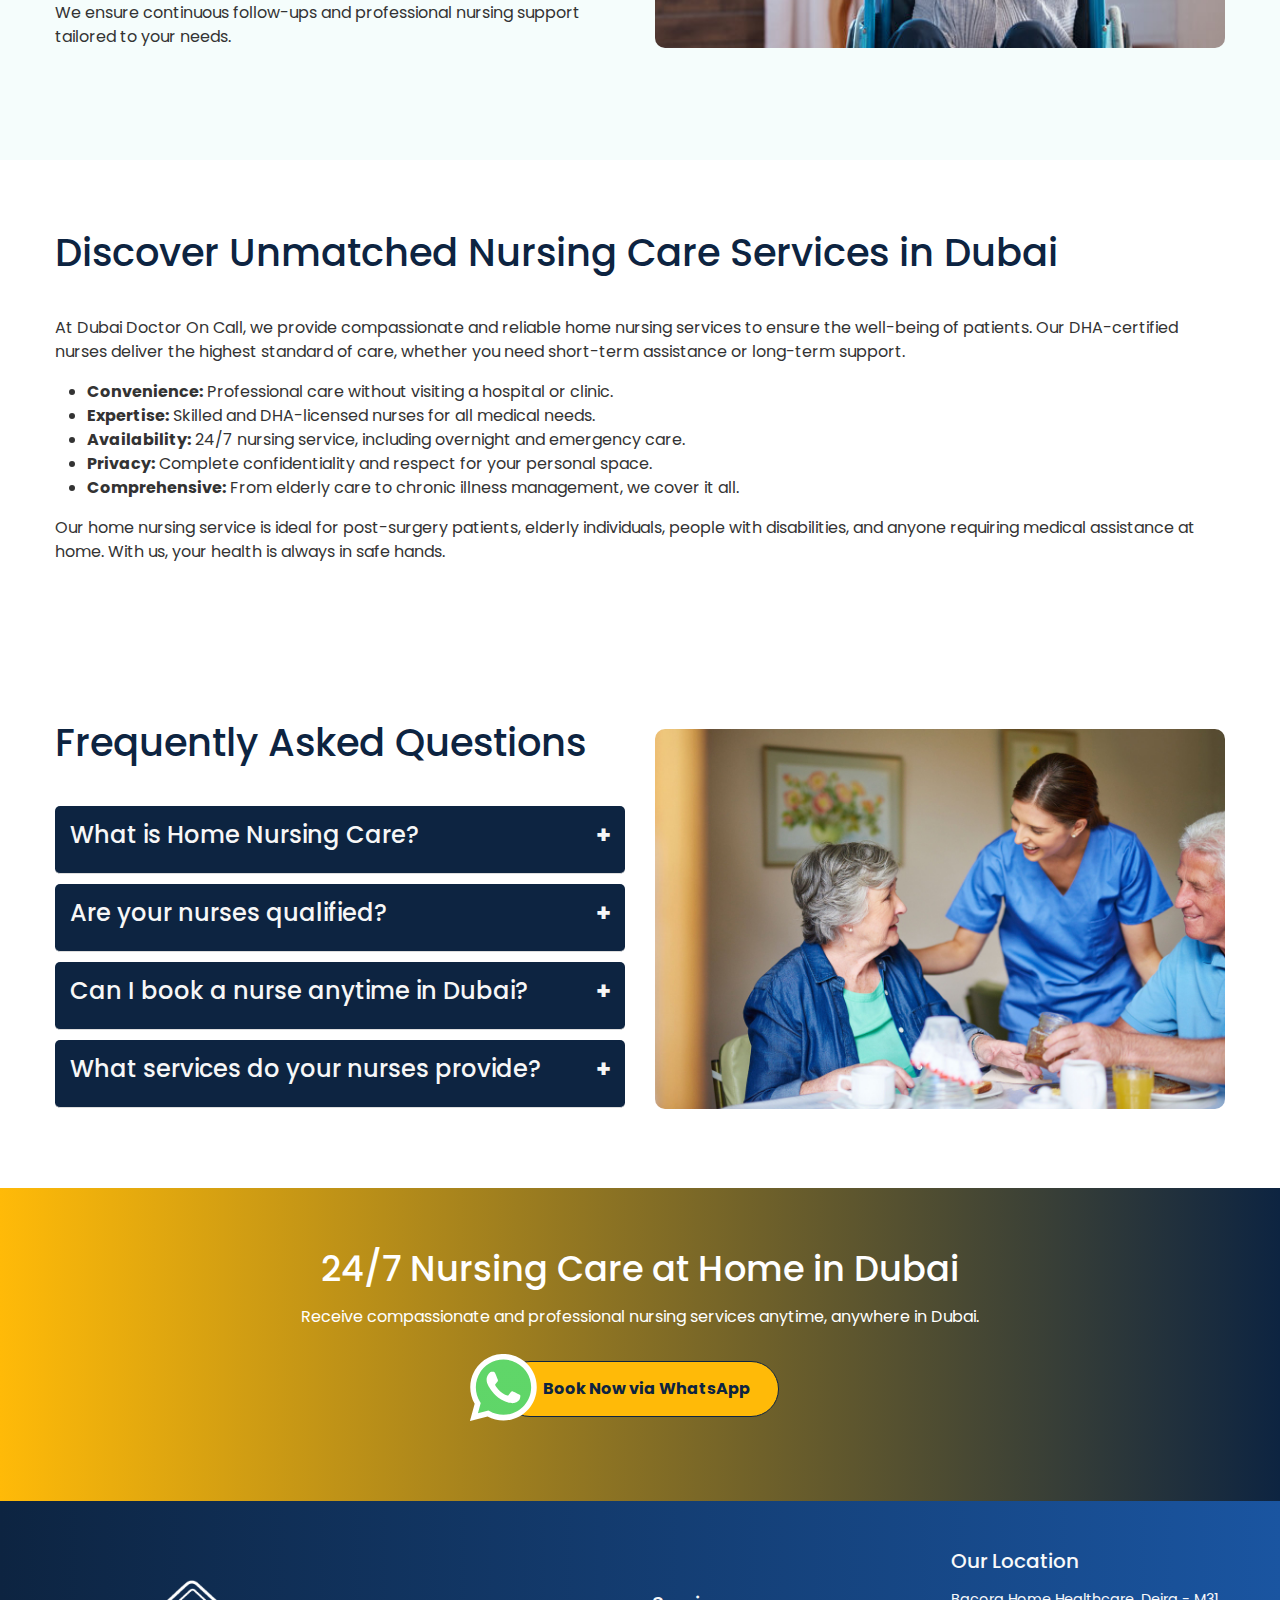
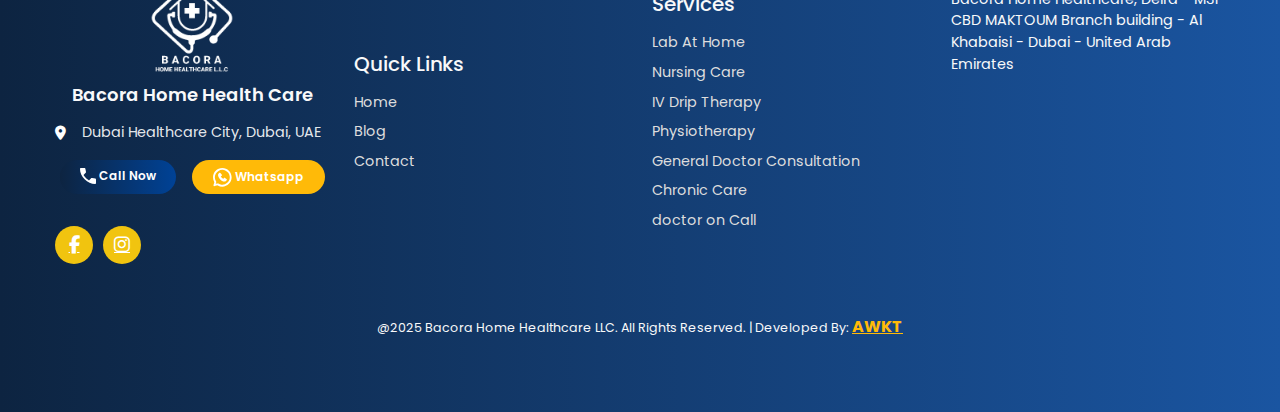
<file: services/nursing-care.html>
<!DOCTYPE html>
<html lang="en">

<head>
  <meta charset="utf-8">
  <meta content="width=device-width, initial-scale=1.0" name="viewport">
  <title>24/7 Nursing Care at Home in Dubai | Doctor on call Dubai</title>
  <meta name="description"
    content="Get 24/7 nursing care at home in Dubai with DHA-certified nurses. Compassionate, professional care tailored to your needs in the comfort of your home.">
  <link rel="canonical" href="https://dubaidoctoroncall.com/services/nursing-care.html">

  <link rel="icon" type="image/x-icon" href="https://dubaidoctoroncall.com/logo_new.png">
  <link href="https://cdn.jsdelivr.net/npm/bootstrap@5.3.0/dist/css/bootstrap.min.css" rel="stylesheet" />
  <link href="https://cdnjs.cloudflare.com/ajax/libs/font-awesome/6.5.0/css/all.min.css" rel="stylesheet" />
  <link href="../style.css" rel="stylesheet" />
  <link href="../doc_files/css/style.css" rel="stylesheet" />
  <script src="https://cdn.jsdelivr.net/npm/bootstrap@5.3.0/dist/js/bootstrap.bundle.min.js"></script>
  <!-- Bootstrap Icons -->
  <link href="https://cdn.jsdelivr.net/npm/bootstrap-icons@1.10.5/font/bootstrap-icons.css" rel="stylesheet">
  <script type="application/ld+json">
{
"@context": "https://schema.org",
"@type": "Service",
"@id": "https://dubaidoctoroncall.com/services/nursing-care.html#service",
"name": "Nursing Care at Home",
"serviceType": "24/7 Nursing Care at Home",
"url": "https://dubaidoctoroncall.com/services/nursing-care.html",
"description": "Get high-quality nursing care at home in Dubai from DHA-certified
professionals. We provide personalized medical assistance, post-surgery care, elderly support,
chronic illness management, and wound care in the comfort of your home.",
"provider": {
"@type": "LocalBusiness",
"@id": "https://dubaidoctoroncall.com/#localbusiness",
"name": "Dubai Doctor On Call",
"url": "https://dubaidoctoroncall.com/"
},
"areaServed": {
"@type": "Place",
"name": "Dubai, UAE"
}
}
</script>
  <script type="application/ld+json">
  {
  "@context": "https://schema.org",
  "@type": "FAQPage",
  "mainEntity": [
  {
  "@type": "Question",
  "name": "What is Home Nursing Care?",
  "acceptedAnswer": {
  "@type": "Answer",
  "text": "Home Nursing Care provides medical assistance such as wound care, injections, IV
  drips, and daily health support at your home by DHA-certified nurses, available 24/7 across
  Dubai."
  }
  },
  {
  "@type": "Question",
  "name": "Are your nurses qualified?",
  "acceptedAnswer": {
  "@type": "Answer",
  "text": "Yes, all our nurses are DHA-licensed professionals with experience in handling
  patients safely and compassionately."
  }
  },
  {
  "@type": "Question",
  "name": "Can I book a nurse anytime in Dubai?",
  "acceptedAnswer": {
  "@type": "Answer",
  "text": "Yes, our nursing care service is available round the clock, every day of the year,
  including weekends and holidays."
  }
  },
  {
  "@type": "Question",
  "name": "What services do your nurses provide?",
  "acceptedAnswer": {
  "@type": "Answer",
  "text": "Our nurses provide post-surgery care, elderly care, wound dressing, IV drips,
  injections, chronic illness support, and more. Contact us for customized care plans."
  }
  }
  ]
}
</script>
</head>

<body>
  <section class="hero" style="background: url('../pic/s2.webp') no-repeat center center/cover; height:100vh;">
    <!-- Header -->
    <header id="mainHeader" class="header">
      <nav class="navbar navbar-expand-lg navbar-light ">
        <div class="container">
          <!-- Logo -->
          <a class="navbar-brand" href="../index.html">
            <img src="../logo_new.png" alt="Bacora Logo" style="height:75px;" class="footer-logo mb-2">
          </a>

          <!-- Toggle -->
          <button class="navbar-toggler" type="button" data-bs-toggle="collapse" data-bs-target="#navbarNav"
            aria-controls="navbarNav" aria-expanded="false" aria-label="Toggle navigation">
            <span class="navbar-toggler-icon"></span>
          </button>

          <!-- Menu -->
          <div class="collapse navbar-collapse justify-content-center" id="navbarNav">
            <ul class="navbar-nav d-flex justify-content-center align-items-lg-center">
              <li class="nav-item">
                <a class="nav-link" href="../index.html">Home</a>
              </li>

              <!-- Dropdown -->
              <li class="nav-item dropdown">
                <a class="nav-link dropdown-toggle active" href="#" id="servicesDropdown" role="button"
                  data-bs-toggle="dropdown" aria-expanded="false">Services</a>
                <ul class="dropdown-menu" aria-labelledby="servicesDropdown">
                  <li><a class="dropdown-item" href="../services/lab-at-home.html">Lab At Home</a>
                  </li>
                  <li><a class="dropdown-item" href="../services/nursing-care.html">Nursing Care</a>
                  </li>
                  <li><a class="dropdown-item" href="../services/iv-drip-therapy.html">IV Drip
                      Therapy</a></li>
                  <li><a class="dropdown-item" href="../services/physiotherapy.html">Physiotherapy</a>
                  </li>
                  <li><a class="dropdown-item" href="../services/doctor-consultation.html">General
                      Doctor Consultation</a></li>
                  <li><a class="dropdown-item" href="../services/chronic-care.html">Chronic Care</a>
                  </li>
                  <li><a class="dropdown-item" href="../services/doctor-on-call.html">doctor on
                      call</a></li>
                </ul>
              </li>

              <li class="nav-item">
                <a class="nav-link" href="../contact-us.html">Contact</a>
              </li>
              <li class="nav-item">
                <a class="nav-link" href="../blog.html">Blog</a>
              </li>

              <!-- Call Button -->

            </ul>

          </div>
          <li class="nav-item ms-lg-3">
            <a href="tel:+971504353451" class="btn btn-primary px-4">Call Now</a>
          </li>
        </div>
      </nav>
    </header>

    <!-- Hero Content -->
    <div class="hero-content">
      <h1>Compassionate & Professional <br> Nursing Care at Home in Dubai</h1>
      <p>
        Get high-quality nursing care at home in Dubai from DHA-certified professionals. We provide 24/7 personalized
        medical assistance, post-surgery care, elderly support, and chronic illness management in the comfort of your
        home.
      </p>
      <a href="https://wa.me/971504353451" class="btn-cta"> Book Now</a>
    </div>
  </section>

  <!-- About Service -->
  <section class="section">
    <div class="container about">
      <img src="../pic/services/s4.jpg" alt="Professional Nursing Care at Home"
        style="width: 300px; border-radius:10px;">
      <div class="text">
        <h2>Professional Nursing Care at Home</h2>
        <h3>Reliable, Skilled & DHA-Certified Nurses to Care for You and Your Loved Ones</h3>
        <p>
          Our home nursing service in Dubai ensures patients receive compassionate care without leaving home. From wound
          dressing and injections to elderly care and chronic disease management, our DHA-approved nurses deliver expert
          assistance tailored to your needs.
        </p>
      </div>
    </div>
  </section>

  <!-- Why Choose Us -->
  <section class="section" style="background:#f5fdfc;">
    <div class="container">
      <h2>Why Choose Our Nursing Care Service?</h2>
      <div class="benefits-grid">
        <div class="benefit-card">
          <i class="fas fa-certificate"></i>
          <h4>DHA-Certified Nurses</h4>
          <p>All our nurses are licensed and trained to provide professional care at home.</p>
        </div>
        <div class="benefit-card">
          <i class="fas fa-user-nurse"></i>
          <h4>Personalized Care Plans</h4>
          <p>Each patient receives care tailored to their medical condition and lifestyle.</p>
        </div>
        <div class="benefit-card">
          <i class="fas fa-mobile-alt"></i>
          <h4>24/7 Availability</h4>
          <p>Round-the-clock nursing care at your home, hotel, or office in Dubai.</p>
        </div>
        <div class="benefit-card">
          <i class="fas fa-vials"></i>
          <h4>Medical Assistance</h4>
          <p>Support for injections, wound care, IV drips, and chronic illness management.</p>
        </div>
        <div class="benefit-card">
          <i class="fas fa-clock"></i>
          <h4>Timely Support</h4>
          <p>Immediate assistance whenever you or your loved one needs care.</p>
        </div>
        <div class="benefit-card">
          <i class="fas fa-home"></i>
          <h4>Comfort at Home</h4>
          <p>Professional nursing delivered in the familiar and safe environment of your home.</p>
        </div>
      </div>
    </div>
  </section>

  <!-- Services We Offer -->
  <section class="section py-5" style="background:#f9f9f9;">
    <div class="container text-center">
      <h2 class="mb-5 fw-bold">Nursing Care Services We Offer</h2>
      <div class="row g-4" style="display: flex;">

        <div class="col-lg-3 col-md-4 col-sm-6">
          <div class="package-card">
            <i class="bi bi-heart-pulse"></i>
            <h5>Post-Surgery Care</h5>
          </div>
        </div>

        <div class="col-lg-3 col-md-4 col-sm-6">
          <div class="package-card">
            <i class="fa-solid fa-wheelchair"></i>
            <h5>Elderly Care</h5>
          </div>
        </div>

        <div class="col-lg-3 col-md-4 col-sm-6">
          <div class="package-card">
            <i class="bi bi-capsule"></i>
            <h5>Medication Support</h5>
          </div>
        </div>

        <div class="col-lg-3 col-md-4 col-sm-6">
          <div class="package-card">
            <i class="bi bi-droplet"></i>
            <h5>IV Drip & Injections</h5>
          </div>
        </div>

        <div class="col-lg-3 col-md-4 col-sm-6">
          <div class="package-card">
            <i class="bi bi-bandaid"></i>
            <h5>Wound Care</h5>
          </div>
        </div>

        <div class="col-lg-3 col-md-4 col-sm-6">
          <div class="package-card">
            <i class="bi bi-hospital"></i>
            <h5>Chronic Illness Support</h5>
          </div>
        </div>

        <div class="col-lg-3 col-md-4 col-sm-6">
          <div class="package-card">
            <i class="bi bi-people"></i>
            <h5>Family Health Support</h5>
          </div>
        </div>

        <div class="col-lg-3 col-md-4 col-sm-6">
          <div class="package-card">
            <i class="bi bi-moon-stars"></i>
            <h5>Overnight Nursing</h5>
          </div>
        </div>

      </div>
    </div>
  </section>

  <!-- How It Works -->
  <section class="section" style="background: #f5fdfc;">
    <div class="container how">
      <div class="text text-align-center">
        <h2>Get Nursing Care in 3 Easy Steps</h2>
        <div class="step">
          <div>
            <h4>1. Book a Nurse</h4>
            <p>Schedule your nursing appointment via WhatsApp or Call.</p>
          </div>
        </div>
        <div class="step">
          <div>
            <h4>2. Nurse Visits You</h4>
            <p>A DHA-certified nurse arrives at your location and provides required care.</p>
          </div>
        </div>
        <div class="step">
          <div>
            <h4>3. Ongoing Care & Support</h4>
            <p>We ensure continuous follow-ups and professional nursing support tailored to your needs.</p>
          </div>
        </div>
      </div>
      <img src="../pic/services/s5.jpg" alt="How Nursing Care Works" style="width: 300px; border-radius:10px;">
    </div>
  </section>

  <!-- Discover Unmatched -->
  <section class="section">
    <div class="container">
      <h2>Discover Unmatched Nursing Care Services in Dubai</h2>
      <p>
        At Dubai Doctor On Call, we provide compassionate and reliable home nursing services to ensure the well-being of
        patients. Our DHA-certified nurses deliver the highest standard of care, whether you need short-term assistance
        or long-term support.
      </p>
      <ul>
        <li><strong>Convenience:</strong> Professional care without visiting a hospital or clinic.</li>
        <li><strong>Expertise:</strong> Skilled and DHA-licensed nurses for all medical needs.</li>
        <li><strong>Availability:</strong> 24/7 nursing service, including overnight and emergency care.</li>
        <li><strong>Privacy:</strong> Complete confidentiality and respect for your personal space.</li>
        <li><strong>Comprehensive:</strong> From elderly care to chronic illness management, we cover it all.</li>
      </ul>
      <p>
        Our home nursing service is ideal for post-surgery patients, elderly individuals, people with disabilities, and
        anyone requiring medical assistance at home. With us, your health is always in safe hands.
      </p>
    </div>
  </section>

  <!-- FAQ -->
  <section class="section">
    <div class="container faq">
      <div class="text">
        <h2>Frequently Asked Questions</h2>

        <div class="faq-item">
          <h4 class="faq-question">What is Home Nursing Care?</h4>
          <p class="faq-answer">
            Home Nursing Care provides medical assistance such as wound care, injections, IV drips, and daily health
            support at your home by DHA-certified nurses, available 24/7 across Dubai.
          </p>
        </div>

        <div class="faq-item">
          <h4 class="faq-question">Are your nurses qualified?</h4>
          <p class="faq-answer">
            Yes, all our nurses are DHA-licensed professionals with experience in handling patients safely and
            compassionately.
          </p>
        </div>

        <div class="faq-item">
          <h4 class="faq-question">Can I book a nurse anytime in Dubai?</h4>
          <p class="faq-answer">
            Yes, our nursing care service is available round the clock, every day of the year, including weekends and
            holidays.
          </p>
        </div>

        <div class="faq-item">
          <h4 class="faq-question">What services do your nurses provide?</h4>
          <p class="faq-answer">
            Our nurses provide post-surgery care, elderly care, wound dressing, IV drips, injections, chronic illness
            support, and more. Contact us for customized care plans.
          </p>
        </div>
      </div>

      <img src="../pic/services/s6.jpg" alt="Nursing Care FAQ" style="width: 300px; border-radius:10px;">
    </div>
  </section>

  <!-- Book Now CTA -->
  <section class="book-strip">
    <h2>24/7 Nursing Care at Home in Dubai</h2>
    <p>Receive compassionate and professional nursing services anytime, anywhere in Dubai.</p>
    <a href="https://wa.me/971504353451" class="btn btn-custom svg-btn mt-3 mb-4 order-3 order-md-2">
      <svg class="brand" xmlns="http://www.w3.org/2000/svg" width="61" height="61" viewBox="0 0 61 61" fill="none">
        <path
          d="M1.29621 30.2348C1.29479 35.377 2.6384 40.398 5.19324 44.8235L1.05188 59.9443L16.5261 55.8869C20.8061 58.2169 25.6015 59.4377 30.4746 59.4381H30.4874C46.5743 59.4381 59.6695 46.3477 59.6764 30.2579C59.6795 22.4612 56.6459 15.1297 51.1344 9.61392C45.6238 4.09859 38.2949 1.05959 30.4862 1.05603C14.3973 1.05603 1.30309 14.1457 1.29645 30.2348"
          fill="url(#paint0_linear_2201_585)" />
        <path
          d="M0.254068 30.2254C0.252407 35.5526 1.64417 40.7532 4.2901 45.3372L0.000244141 61L16.0293 56.7972C20.4459 59.2052 25.4184 60.4748 30.4783 60.4767H30.4913C47.1555 60.4767 60.721 46.9154 60.7282 30.2496C60.731 22.1728 57.5883 14.5778 51.8799 8.86438C46.1708 3.15168 38.5798 0.00332106 30.4913 0C13.8244 0 0.26071 13.5594 0.254068 30.2254ZM9.79997 44.5477L9.20147 43.5977C6.68553 39.5972 5.35758 34.9743 5.35948 30.2273C5.3647 16.3749 16.6383 5.10494 30.5008 5.10494C37.2141 5.10779 43.5232 7.72478 48.2685 12.4729C53.0136 17.2216 55.6246 23.534 55.623 30.2477C55.6168 44.1001 44.343 55.3715 30.4913 55.3715H30.4814C25.9712 55.3691 21.5477 54.1579 17.6901 51.869L16.7721 51.3246L7.26008 53.8185L9.79997 44.5477Z"
          fill="url(#paint1_linear_2201_585)" />
        <path
          d="M22.9341 17.5892C22.3681 16.3312 21.7724 16.3058 21.2341 16.2838C20.7934 16.2648 20.2895 16.2662 19.7862 16.2662C19.2823 16.2662 18.4637 16.4557 17.7717 17.2113C17.079 17.9675 15.1272 19.7951 15.1272 23.512C15.1272 27.229 17.8346 30.8214 18.212 31.326C18.5899 31.8296 23.4386 39.7015 31.1179 42.7298C37.5 45.2465 38.7987 44.7459 40.1839 44.6197C41.5692 44.494 44.654 42.7927 45.2833 41.0285C45.9132 39.2645 45.9132 37.7525 45.7243 37.4365C45.5355 37.1217 45.0317 36.9327 44.2761 36.555C43.5206 36.1774 39.806 34.3494 39.1135 34.0972C38.4209 33.8453 37.9172 33.7195 37.4134 34.476C36.9095 35.2313 35.4627 36.9327 35.0218 37.4365C34.5812 37.9416 34.1402 38.0044 33.3849 37.6265C32.6289 37.2475 30.1958 36.4506 27.3091 33.8771C25.0631 31.8745 23.5468 29.4015 23.106 28.645C22.6653 27.8897 23.0588 27.4802 23.4377 27.1038C23.7771 26.7652 24.1934 26.2215 24.5716 25.7806C24.9483 25.3393 25.074 25.0245 25.3259 24.5207C25.5781 24.0164 25.4519 23.5751 25.2633 23.1972C25.074 22.8194 23.6059 19.0829 22.9341 17.5892Z"
          fill="white" />
        <defs>
          <linearGradient id="paint0_linear_2201_585" x1="2932.28" y1="5889.88" x2="2932.28" y2="1.05603"
            gradientUnits="userSpaceOnUse">
            <stop stop-color="#1FAF38" />
            <stop offset="1" stop-color="#60D669" />
          </linearGradient>
          <linearGradient id="paint1_linear_2201_585" x1="3036.4" y1="6100" x2="3036.4" y2="0"
            gradientUnits="userSpaceOnUse">
            <stop stop-color="#F9F9F9" />
            <stop offset="1" stop-color="white" />
          </linearGradient>
        </defs>
      </svg>
      Book Now via WhatsApp
    </a>
  </section>


  <!-- JavaScript -->
  <script>
    document.querySelectorAll(".faq-question").forEach((question) => {
      question.addEventListener("click", () => {
        const parent = question.parentElement;

        // Close all others
        document.querySelectorAll(".faq-item").forEach((item) => {
          if (item !== parent) {
            item.classList.remove("active");
          }
        });

        // Toggle current
        parent.classList.toggle("active");
      });
    });
  </script>

  <!-- Footer -->
  <footer class="bacora-footer text-light pt-5">
    <div class="container">
      <div class="row text-center text-lg-start align-items-center">

        <!-- Brand + Address -->
        <div class="col-lg-3 mb-4 mb-lg-0">
          <div class="footer-brand mb-3">
            <img src="../logo_new.png" alt="Bacora Logo" class="footer-logo mb-2" style="max-height:70px;">
            <h3 class="h5">Bacora Home Health Care</h3>
          </div>
          <div class="footer-address">
            <i class="fas fa-map-marker-alt me-2"></i>
            <span>Dubai Healthcare City, Dubai, UAE</span>
          </div>
          <div class="d-flex footer-actions mt-3">
            <a href="https://wa.me/971504353451" class="  blue-btn call-btn-Footer float1">
              <svg xmlns="http://www.w3.org/2000/svg" width="16" height="16" viewBox="0 0 16 16" fill="none">
                <path
                  d="M15.0667 16C13.2148 16 11.3852 15.5964 9.57778 14.7893C7.77037 13.9822 6.12593 12.8376 4.64444 11.3556C3.16296 9.87348 2.01867 8.22904 1.21156 6.42222C0.404444 4.61541 0.000592593 2.78578 0 0.933334C0 0.666667 0.0888888 0.444444 0.266667 0.266667C0.444444 0.0888888 0.666667 0 0.933334 0H4.53333C4.74074 0 4.92593 0.0705184 5.08889 0.211555C5.25185 0.352593 5.34815 0.519111 5.37778 0.711111L5.95556 3.82222C5.98519 4.05926 5.97778 4.25926 5.93333 4.42222C5.88889 4.58519 5.80741 4.72593 5.68889 4.84444L3.53333 7.02222C3.82963 7.57037 4.18133 8.09985 4.58844 8.61067C4.99556 9.12148 5.44385 9.61422 5.93333 10.0889C6.39259 10.5481 6.87407 10.9742 7.37778 11.3671C7.88148 11.76 8.41481 12.1191 8.97778 12.4444L11.0667 10.3556C11.2 10.2222 11.3742 10.1224 11.5893 10.056C11.8044 9.98963 12.0154 9.97096 12.2222 10L15.2889 10.6222C15.4963 10.6815 15.6667 10.789 15.8 10.9449C15.9333 11.1007 16 11.2747 16 11.4667V15.0667C16 15.3333 15.9111 15.5556 15.7333 15.7333C15.5556 15.9111 15.3333 16 15.0667 16Z"
                  fill="white" />
              </svg>
              Call Now
            </a>
            <a href="https://wa.me/971504353451" target="_blank" class="btn yellow-btn">
              <svg xmlns="http://www.w3.org/2000/svg" width="19" height="19" viewBox="0 0 19 19" fill="none">
                <path
                  d="M9.31525 0C14.4599 0 18.6302 4.17032 18.6302 9.315C18.6302 14.4597 14.4599 18.63 9.31525 18.63C7.72981 18.6322 6.17024 18.2282 4.78537 17.4563L4.50126 17.2905L1.67695 18.1214C1.52326 18.1667 1.36054 18.172 1.20423 18.1368C1.04792 18.1015 0.903192 18.027 0.783771 17.9202C0.664349 17.8133 0.574189 17.6778 0.521838 17.5263C0.469488 17.3749 0.456681 17.2126 0.484631 17.0548L0.50885 16.9533L1.33975 14.129C0.461394 12.677 -0.0019099 11.012 0.00025167 9.315C0.00025167 4.17032 4.17058 0 9.31525 0ZM9.31525 1.863C7.98099 1.86276 6.67115 2.22075 5.52249 2.89959C4.37383 3.57842 3.4285 4.55321 2.78521 5.72215C2.14193 6.89109 1.82428 8.2113 1.86545 9.54492C1.90661 10.8785 2.30508 12.1766 3.01924 13.3037C3.20368 13.5943 3.28286 13.952 3.22045 14.3069L3.18412 14.4587L2.77333 15.8569L4.17151 15.4461C4.57485 15.3269 4.99402 15.3996 5.32657 15.611C6.30308 16.2293 7.41004 16.612 8.55994 16.7288C9.70983 16.8457 10.8711 16.6934 11.9521 16.2841C13.033 15.8748 14.0039 15.2197 14.788 14.3705C15.5721 13.5214 16.1479 12.5014 16.47 11.3914C16.792 10.2814 16.8515 9.11163 16.6436 7.97467C16.4357 6.8377 15.9662 5.76468 15.2722 4.84042C14.5782 3.91617 13.6787 3.16601 12.6448 2.64926C11.611 2.13251 10.4711 1.86333 9.31525 1.863ZM6.61576 4.82889C6.71899 4.78469 6.83189 4.76789 6.94351 4.78013C7.05514 4.79237 7.16171 4.83323 7.25291 4.89876C7.72238 5.24155 8.09498 5.70171 8.41542 6.15069L8.72002 6.59222L8.86254 6.80181C8.94507 6.92193 8.98562 7.06596 8.97787 7.2115C8.97012 7.35704 8.91451 7.49594 8.81969 7.60663L8.74983 7.67742L7.88912 8.31643C7.84817 8.3468 7.81938 8.39077 7.80794 8.44046C7.7965 8.49014 7.80316 8.54228 7.82671 8.58749C8.02233 8.94146 8.36791 9.46962 8.76473 9.86644C9.16248 10.2633 9.71486 10.6321 10.093 10.8492C10.175 10.8958 10.2738 10.8808 10.3408 10.8203L10.3762 10.7784L10.9361 9.92606C11.0387 9.78895 11.1905 9.697 11.3595 9.66955C11.5286 9.6421 11.7017 9.68129 11.8424 9.77888L12.3482 10.1319C12.8512 10.4905 13.3347 10.8762 13.7175 11.3652C13.7883 11.4571 13.8334 11.5663 13.8479 11.6814C13.8625 11.7965 13.8461 11.9134 13.8004 12.0201C13.4315 12.8808 12.4972 13.6139 11.5266 13.5785L11.3785 13.5692L11.2006 13.5524L11.1 13.5393L10.8783 13.5021C10.0176 13.34 8.63805 12.8519 7.2082 11.423C5.77927 9.99313 5.29117 8.61358 5.12909 7.75287L5.09183 7.53117L5.06854 7.33742L5.05643 7.17441L5.05271 7.10455C5.01731 6.13206 5.75413 5.19777 6.61576 4.82889Z"
                  fill="white" />
              </svg>
              Whatsapp
            </a>
          </div>
          <div class="social-icons mt-3">
            <a href="https://www.facebook.com/share/1J2XceLTKp/?mibextid=wwXIfr" target="_blank"
              class="social-icon facebook">
              <i class="fab fa-facebook-f"></i>
            </a>
            <a href="https://www.instagram.com/bacorahealthcare?igsh=MWY5aTFzYmZvdTZuNA==" target="_blank"
              class="social-icon facebook">
              <i class="fab fa-instagram"></i>
            </a>
          </div>
        </div>

        <!-- Footer Menu -->
        <div class="col-lg-3 mb-4 mb-lg-0">
          <h5 class="mb-3">Quick Links</h5>
          <ul class="list-unstyled footer-menu">
            <li><a href="../index.html">Home</a></li>
            <li><a href="../blog.html">Blog</a></li>
            <li><a href="../contact-us.html">Contact</a></li>
          </ul>
        </div>
        <div class="col-lg-3 mb-4 mb-lg-0">
          <h5 class="mb-3">Services</h5>
          <ul class="list-unstyled footer-menu">
            <li><a href="../services/lab-at-home.html">Lab At Home</a></li>
            <li><a href="../services/nursing-care.html">Nursing Care</a></li>
            <li><a href="../services/iv-drip-therapy.html">IV Drip Therapy</a></li>
            <li><a href="../services/physiotherapy.html">Physiotherapy</a></li>
            <li><a href="../services/doctor-consultation.html">General Doctor Consultation</a></li>
            <li><a href="../services/chronic-care.html">Chronic Care</a></li>
            <li><a href="../services/doctor-on-call.html">doctor on Call</a></li>
          </ul>
        </div>

        <!-- Call Buttons -->
        <div class="col-lg-3 ">
          <h5 class="mb-3">Our Location</h5>
          <p>
            Bacora Home Healthcare, Deira - M31 CBD MAKTOUM Branch building -
            Al Khabaisi - Dubai - United Arab Emirates
          </p>

          <div style="width:100%; height:200px; border-radius:8px; overflow:hidden;">
            <iframe
              src="https://www.google.com/maps/embed?pb=!1m18!1m12!1m3!1d3608.250372623464!2d55.332!3d25.272!2m3!1f0!2f0!3f0!3m2!1i1024!2i768!4f13.1!3m3!1m2!1s0x3e5f434a3b7e6f4b%3A0x3b1a14a1!2sBacora%20Home%20Healthcare%2C%20Deira%20-%20M31%20CBD%20MAKTOUM%20Branch%20building%20-%20Al%20Khabaisi%20-%20Dubai%20-%20United%20Arab%20Emirates!5e0!3m2!1sen!2sae!4v1694444444444!5m2!1sen!2sae"
              width="100%" height="100%" style="border:0;" allowfullscreen="" loading="lazy"
              referrerpolicy="no-referrer-when-downgrade">
            </iframe>
          </div>
        </div>

      </div>
      <!-- Copyright -->
      <div class="row mt-4">
        <div class="col text-center">
          <p class="mb-0 small mb-5">
            @2025 Bacora Home Healthcare LLC. All Rights Reserved. | Developed By:
            <a href="https://awktechz.com" target="_blank" rel="noopener noreferrer">AWKT</a>
          </p>

        </div>
      </div>
    </div>
  </footer>
  <section class="floating-btns position-fixed start-0 end-0 bottom-0 index-1 text-center py-3">
    <div class="container-fluid">
      <div>
        <a href="https://wa.me/971504353451" target="_blank" class="btn blue-btn float1">
          <svg xmlns="http://www.w3.org/2000/svg" width="16" height="16" viewBox="0 0 16 16" fill="none">
            <path
              d="M15.0667 16C13.2148 16 11.3852 15.5964 9.57778 14.7893C7.77037 13.9822 6.12593 12.8376 4.64444 11.3556C3.16296 9.87348 2.01867 8.22904 1.21156 6.42222C0.404444 4.61541 0.000592593 2.78578 0 0.933334C0 0.666667 0.0888888 0.444444 0.266667 0.266667C0.444444 0.0888888 0.666667 0 0.933334 0H4.53333C4.74074 0 4.92593 0.0705184 5.08889 0.211555C5.25185 0.352593 5.34815 0.519111 5.37778 0.711111L5.95556 3.82222C5.98519 4.05926 5.97778 4.25926 5.93333 4.42222C5.88889 4.58519 5.80741 4.72593 5.68889 4.84444L3.53333 7.02222C3.82963 7.57037 4.18133 8.09985 4.58844 8.61067C4.99556 9.12148 5.44385 9.61422 5.93333 10.0889C6.39259 10.5481 6.87407 10.9742 7.37778 11.3671C7.88148 11.76 8.41481 12.1191 8.97778 12.4444L11.0667 10.3556C11.2 10.2222 11.3742 10.1224 11.5893 10.056C11.8044 9.98963 12.0154 9.97096 12.2222 10L15.2889 10.6222C15.4963 10.6815 15.6667 10.789 15.8 10.9449C15.9333 11.1007 16 11.2747 16 11.4667V15.0667C16 15.3333 15.9111 15.5556 15.7333 15.7333C15.5556 15.9111 15.3333 16 15.0667 16Z"
              fill="white" />
          </svg>
          Call Now
        </a>
        <a href="https://wa.me/971504353451" target="_blank" class="btn yellow-btn float2">
          <svg xmlns="http://www.w3.org/2000/svg" width="17" height="17" viewBox="0 0 17 17" fill="none">
            <path
              d="M8.0299 0C12.4648 0 16.0598 3.59498 16.0598 8.02989C16.0598 12.4648 12.4648 16.0598 8.0299 16.0598C6.66319 16.0617 5.31878 15.7134 4.12496 15.048L3.88005 14.9051L1.44539 15.6214C1.3129 15.6604 1.17263 15.665 1.03788 15.6346C0.903136 15.6042 0.778377 15.54 0.675431 15.4479C0.572484 15.3558 0.494763 15.2389 0.449635 15.1084C0.404506 14.9778 0.393466 14.8379 0.417561 14.7019L0.438439 14.6144L1.1547 12.1797C0.397529 10.9281 -0.00185686 9.49274 6.49044e-06 8.02989C6.49044e-06 3.59498 3.59499 0 8.0299 0ZM8.0299 1.60598C6.87972 1.60577 5.75058 1.91437 4.76039 2.49956C3.7702 3.08474 2.95529 3.92505 2.40075 4.93272C1.84621 5.94039 1.57239 7.07846 1.60788 8.22809C1.64337 9.37772 1.98686 10.4967 2.60249 11.4683C2.76149 11.7188 2.82974 12.0272 2.77594 12.3331L2.74462 12.464L2.39051 13.6693L3.59579 13.3152C3.94349 13.2124 4.30483 13.275 4.5915 13.4573C5.43329 13.9903 6.38754 14.3202 7.37879 14.4209C8.37004 14.5216 9.37113 14.3904 10.3029 14.0375C11.2347 13.6847 12.0717 13.1199 12.7476 12.3879C13.4235 11.6559 13.9199 10.7767 14.1976 9.81984C14.4752 8.86294 14.5264 7.85458 14.3472 6.87448C14.168 5.89437 13.7633 4.96938 13.165 4.17263C12.5667 3.37589 11.7913 2.72923 10.9001 2.28377C10.0089 1.83831 9.02625 1.60626 8.0299 1.60598ZM5.70284 4.1627C5.79182 4.12459 5.88914 4.11011 5.98537 4.12066C6.08159 4.13121 6.17347 4.16644 6.25208 4.22292C6.65679 4.51842 6.97798 4.9151 7.25421 5.30214L7.51679 5.68275L7.63965 5.86343C7.71079 5.96698 7.74574 6.09113 7.73906 6.2166C7.73239 6.34206 7.68445 6.4618 7.60271 6.55721L7.54248 6.61824L6.80052 7.16909C6.76522 7.19526 6.7404 7.23317 6.73054 7.276C6.72068 7.31883 6.72642 7.36378 6.74672 7.40276C6.91535 7.70789 7.21326 8.16319 7.55533 8.50526C7.89821 8.84733 8.37438 9.16532 8.70039 9.35242C8.77106 9.39256 8.85617 9.37972 8.91399 9.32752L8.9445 9.29139L9.4271 8.55665C9.51556 8.43846 9.64643 8.35919 9.79215 8.33553C9.93787 8.31187 10.0871 8.34565 10.2084 8.42978L10.6444 8.73411C11.078 9.04326 11.4948 9.3757 11.8248 9.79727C11.8859 9.8765 11.9247 9.97058 11.9373 10.0698C11.9498 10.169 11.9357 10.2698 11.8963 10.3618C11.5783 11.1037 10.7729 11.7357 9.93619 11.7052L9.80852 11.6971L9.65515 11.6827L9.56843 11.6714L9.37731 11.6393C8.63535 11.4996 7.44613 11.0788 6.21354 9.84706C4.98175 8.61447 4.56099 7.42524 4.42127 6.68328L4.38915 6.49217L4.36907 6.32515L4.35863 6.18462L4.35542 6.1244C4.32491 5.28608 4.96007 4.48068 5.70284 4.1627Z"
              fill="white" />
          </svg>
          Whatsapp
        </a>

      </div>
    </div>
  </section>
  <script>
    window.addEventListener("scroll", function () {
      const header = document.getElementById("mainHeader");
      if (window.scrollY > 50) {
        header.classList.add("scrolled");
      } else {
        header.classList.remove("scrolled");
      }
    });
  </script>

</body>

</html>
</file>
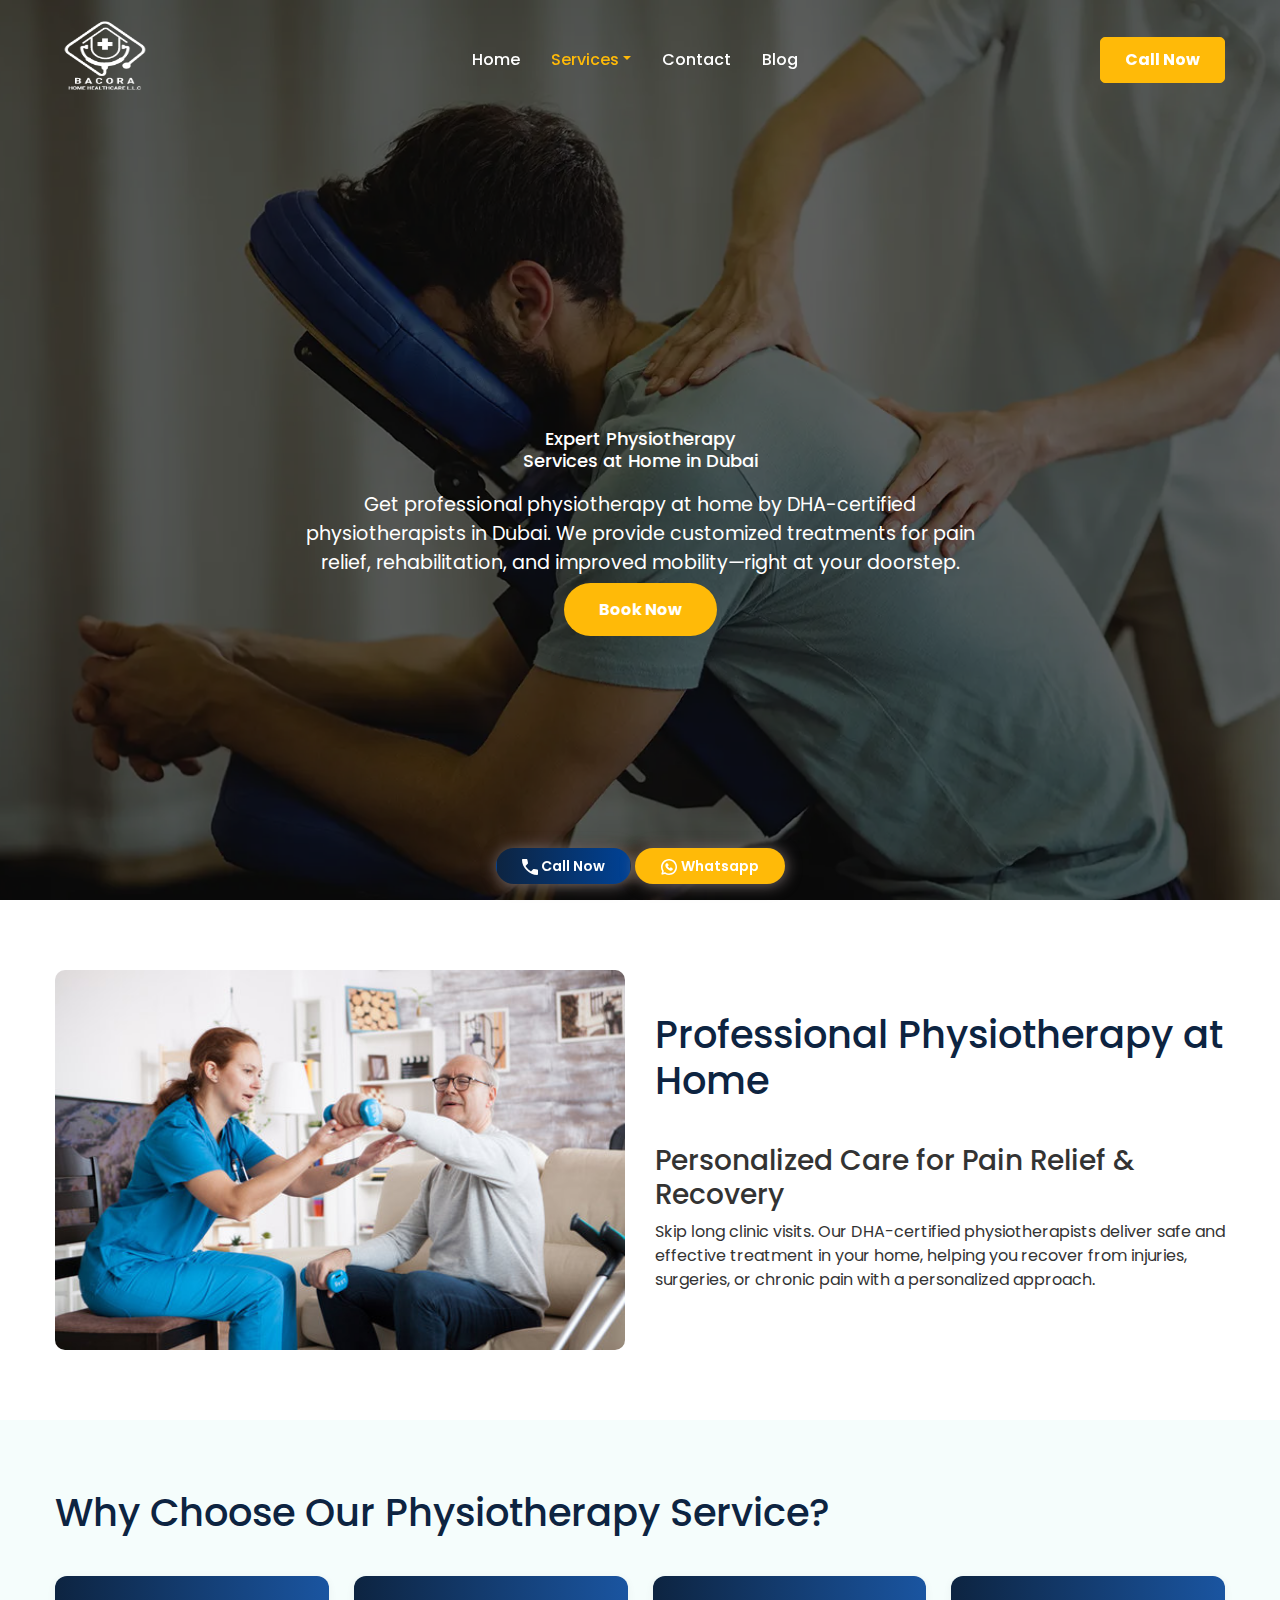
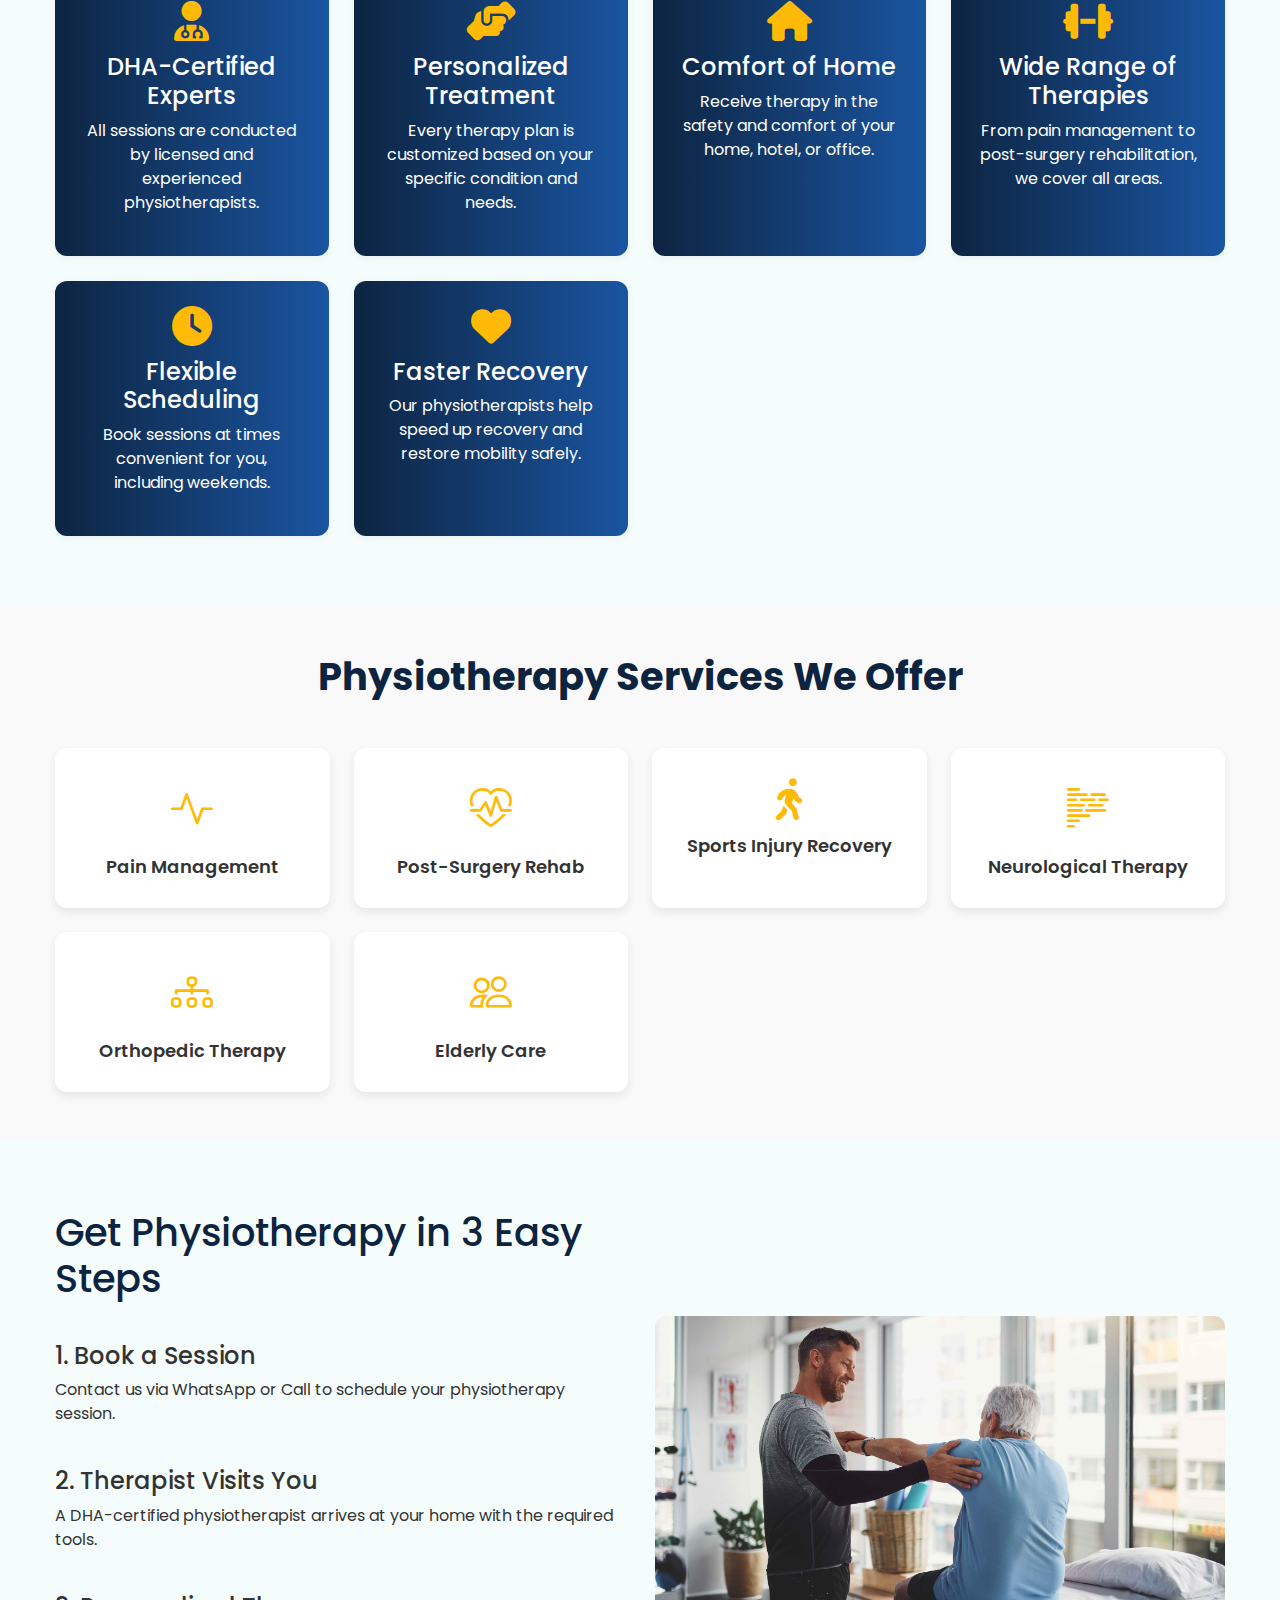
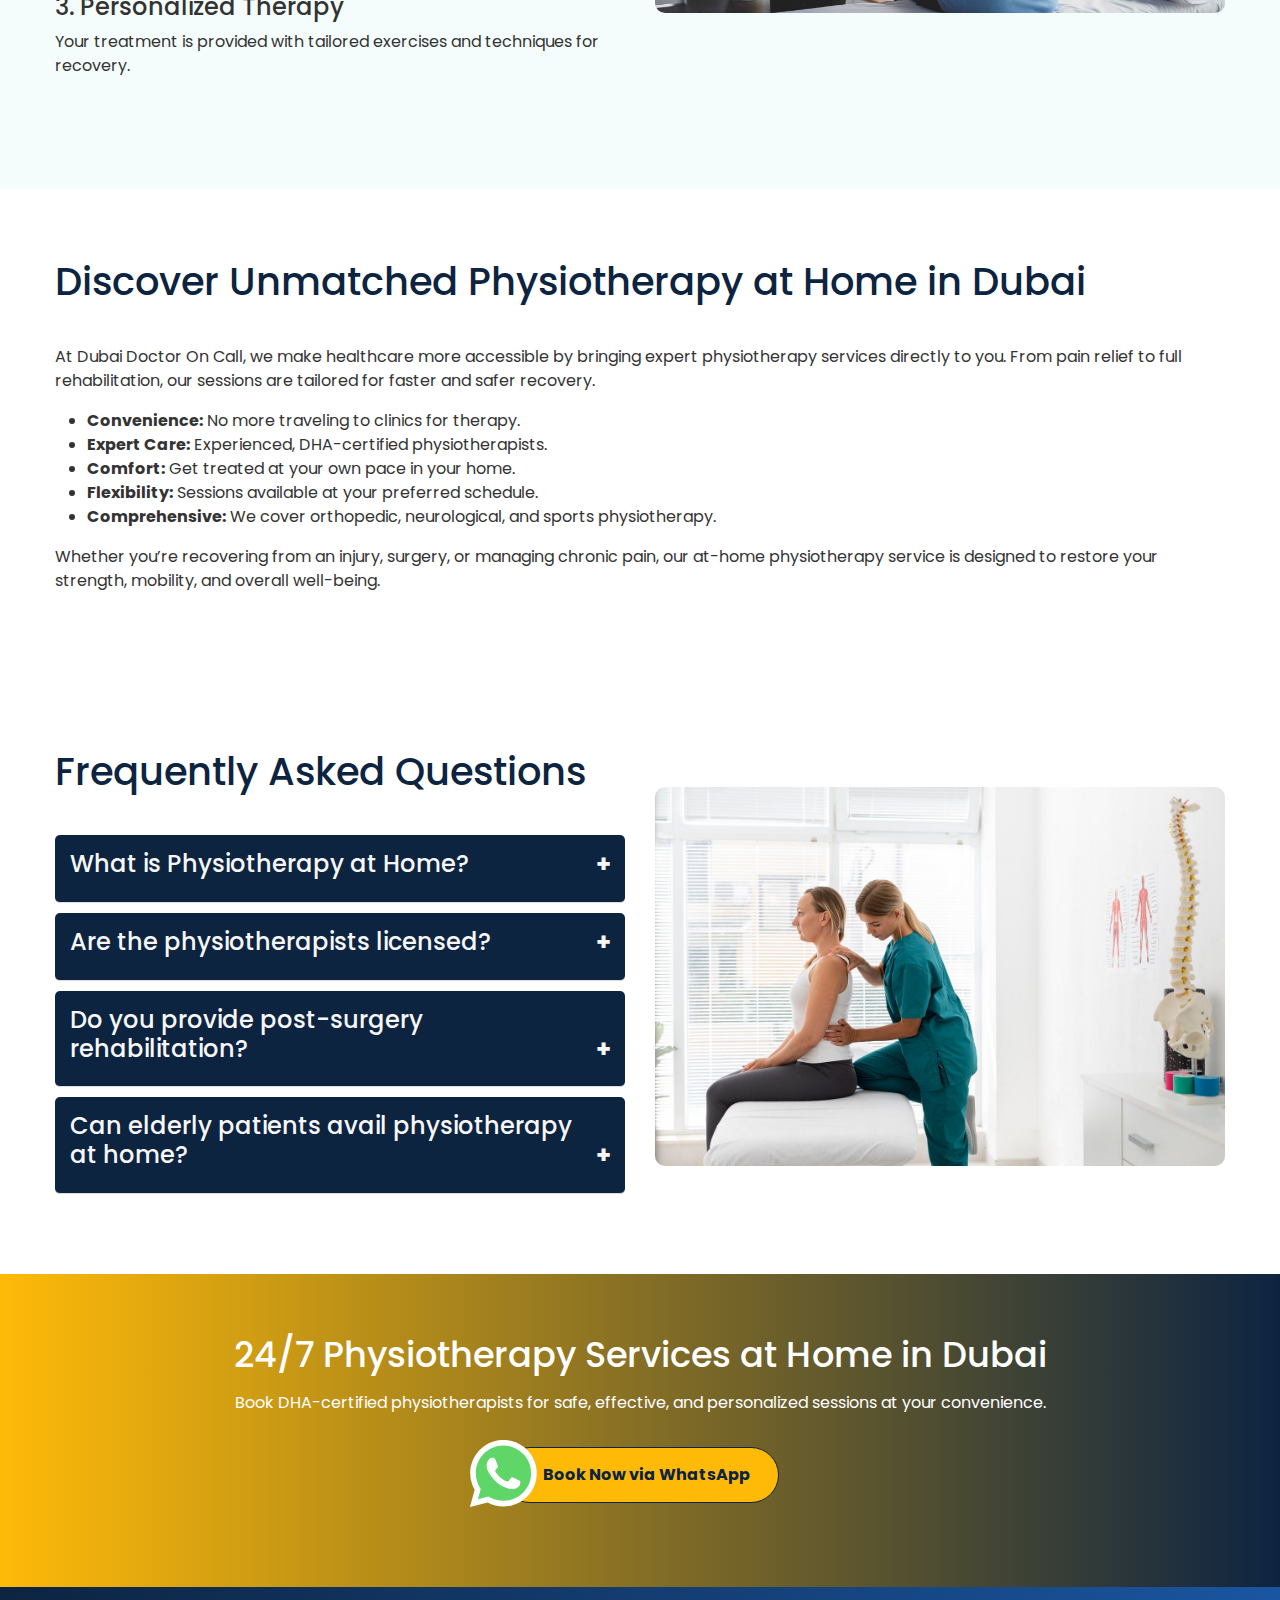
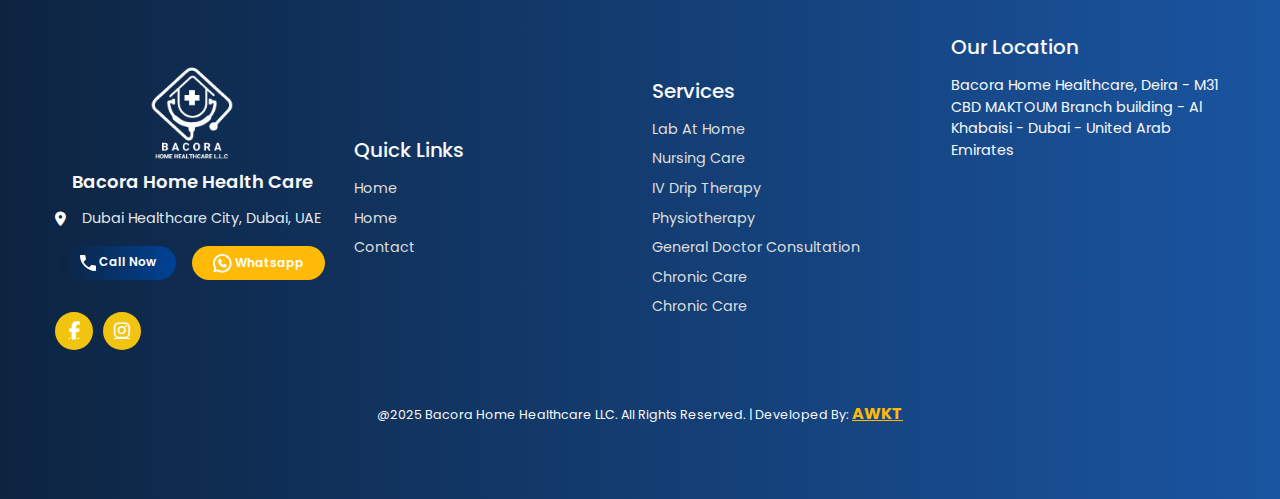
<file: services/physiotherapy.html>
<!DOCTYPE html>
<html lang="en">

<head>
  <meta charset="utf-8">
  <meta content="width=device-width, initial-scale=1.0" name="viewport">
  <title>Dubai Physiotherapy at Home | Licensed DHA Specialists</title>
  <meta name="description"
    content="Get expert physiotherapy at home in Dubai with DHA-certified specialists. Safe, effective treatment for pain relief, recovery, and rehabilitation.">
  <link rel="canonical" href="https://dubaidoctoroncall.com/services/physiotherapy.html">

  <link rel="icon" type="image/x-icon" href="https://dubaidoctoroncall.com/logo_new.png">
  <link href="https://cdn.jsdelivr.net/npm/bootstrap@5.3.0/dist/css/bootstrap.min.css" rel="stylesheet" />
  <link href="https://cdnjs.cloudflare.com/ajax/libs/font-awesome/6.5.0/css/all.min.css" rel="stylesheet" />
  <link href="../style.css" rel="stylesheet" />
  <link href="../doc_files/css/style.css" rel="stylesheet" />
  <script src="https://cdn.jsdelivr.net/npm/bootstrap@5.3.0/dist/js/bootstrap.bundle.min.js"></script>

  <!-- Bootstrap Icons -->
  <link href="https://cdn.jsdelivr.net/npm/bootstrap-icons@1.10.5/font/bootstrap-icons.css" rel="stylesheet">
  <script type="application/ld+json">
{
"@context": "https://schema.org",
"@type": "Service",
"@id": "https://dubaidoctoroncall.com/services/physiotherapy.html#service",
"name": "Physiotherapy at Home",
"serviceType": "Home Physiotherapy Service",
"url": "https://dubaidoctoroncall.com/services/physiotherapy.html",
"description": "Get professional physiotherapy treatments at home in Dubai—post-surgery
rehabilitation, mobility improvement, pain relief, exercise therapies—all performed by certified
physiotherapists.",
"provider": {
"@type": "LocalBusiness",
"@id": "https://dubaidoctoroncall.com/#localbusiness",
"name": "Dubai Doctor On Call",
"url": "https://dubaidoctoroncall.com/"
},
"areaServed": {
"@type": "Place",
"name": "Dubai, UAE"
}
}
</script>
  <!-- FAQPage schema (Physiotherapy page) -->
  <script type="application/ld+json">
{
"@context": "https://schema.org",
"@type": "FAQPage",
"mainEntity": [
{
"@type": "Question",
"name": "What does Physiotherapy at Home include?",
"acceptedAnswer": {
"@type": "Answer",
"text": "Physiotherapy at Home includes mobility exercises, strength training, pain
management, posture correction, post-injury rehabilitation, and home-based treatment plans by
certified physiotherapists."
}
},
{
"@type": "Question",
"name": "Are your physiotherapists qualified?",
"acceptedAnswer": {
"@type": "Answer",
"text": "Yes, all our physiotherapists are licensed and experienced professionals trained in
modern rehab techniques and home care settings."
}
},
{
"@type": "Question",
"name": "Do I need special equipment at home?",
"acceptedAnswer": {
"@type": "Answer",
"text": "Basic equipment (like resistance bands or small weights) may help, but our
therapists work with what you have at home or provide alternatives."
}
},
{
"@type": "Question",
"name": "Is Physiotherapy at home available every day in Dubai?",
"acceptedAnswer": {
"@type": "Answer",
"text": "Yes, our home physiotherapy services are available across Dubai, all week long.
Book as per your convenience."
}
}
]
}
</script>

</head>

<body>
  <section class="hero" style="background: url('../pic/s4.webp') no-repeat center center/cover; height:100vh;">
    <!-- Header -->
    <header id="mainHeader" class="header">
      <nav class="navbar navbar-expand-lg navbar-light ">
        <div class="container">
          <!-- Logo -->
          <a class="navbar-brand" href="../index.html">
            <img src="../logo_new.png" alt="Bacora Logo" style="height:75px;" class="footer-logo mb-2">
          </a>

          <!-- Toggle -->
          <button class="navbar-toggler" type="button" data-bs-toggle="collapse" data-bs-target="#navbarNav"
            aria-controls="navbarNav" aria-expanded="false" aria-label="Toggle navigation">
            <span class="navbar-toggler-icon"></span>
          </button>

          <!-- Menu -->
          <div class="collapse navbar-collapse justify-content-center" id="navbarNav">
            <ul class="navbar-nav d-flex justify-content-center align-items-lg-center">
              <li class="nav-item">
                <a class="nav-link" href="../index.html">Home</a>
              </li>

              <!-- Dropdown -->
              <li class="nav-item dropdown">
                <a class="nav-link dropdown-toggle active" href="#" id="servicesDropdown" role="button"
                  data-bs-toggle="dropdown" aria-expanded="false">Services</a>
                <ul class="dropdown-menu" aria-labelledby="servicesDropdown">
                  <li><a class="dropdown-item" href="../services/lab-at-home.html">Lab At Home</a>
                  </li>
                  <li><a class="dropdown-item" href="../services/nursing-care.html">Nursing Care</a>
                  </li>
                  <li><a class="dropdown-item" href="../services/iv-drip-therapy.html">IV Drip
                      Therapy</a></li>
                  <li><a class="dropdown-item" href="../services/physiotherapy.html">Physiotherapy</a>
                  </li>
                  <li><a class="dropdown-item" href="../services/doctor-consultation.html">General
                      Doctor Consultation</a></li>
                  <li><a class="dropdown-item" href="../services/chronic-care.html">Chronic Care</a>
                  </li>
                  <li><a class="dropdown-item" href="../services/doctor-on-call.html">doctor on
                      call</a></li>
                </ul>
              </li>

              <li class="nav-item">
                <a class="nav-link" href="../contact-us.html">Contact</a>
              </li>
              <li class="nav-item">
                <a class="nav-link" href="../blog.html">Blog</a>
              </li>

              <!-- Call Button -->

            </ul>

          </div>
          <li class="nav-item ms-lg-3">
            <a href="tel:+971504353451" class="btn btn-primary px-4">Call Now</a>
          </li>
        </div>
      </nav>
    </header>

    <!-- Hero Content -->
    <div class="hero-content">
      <h1>Expert Physiotherapy <br> Services at Home in Dubai</h1>
      <p>
        Get professional physiotherapy at home by DHA-certified physiotherapists in Dubai. We provide customized
        treatments for pain relief, rehabilitation, and improved mobility—right at your doorstep.
      </p>
      <a href="https://wa.me/971504353451" class="btn-cta"> Book Now</a>
    </div>
  </section>

  <!-- About Service -->
  <section class="section">
    <div class="container about">
      <img src="../pic/services/p1.jpg" alt="Physiotherapy at Home in Dubai" style="width: 300px; border-radius:10px;">
      <div class="text">
        <h2>Professional Physiotherapy at Home</h2>
        <h3>Personalized Care for Pain Relief & Recovery</h3>
        <p>
          Skip long clinic visits. Our DHA-certified physiotherapists deliver safe and effective treatment in your home,
          helping you recover from injuries, surgeries, or chronic pain with a personalized approach.
        </p>
      </div>
    </div>
  </section>

  <!-- Why Choose Us -->
  <section class="section" style="background:#f5fdfc;">
    <div class="container">
      <h2>Why Choose Our Physiotherapy Service?</h2>
      <div class="benefits-grid">
        <div class="benefit-card">
          <i class="fas fa-user-md"></i>
          <h4>DHA-Certified Experts</h4>
          <p>All sessions are conducted by licensed and experienced physiotherapists.</p>
        </div>
        <div class="benefit-card">
          <i class="fas fa-hands-helping"></i>
          <h4>Personalized Treatment</h4>
          <p>Every therapy plan is customized based on your specific condition and needs.</p>
        </div>
        <div class="benefit-card">
          <i class="fas fa-home"></i>
          <h4>Comfort of Home</h4>
          <p>Receive therapy in the safety and comfort of your home, hotel, or office.</p>
        </div>
        <div class="benefit-card">
          <i class="fas fa-dumbbell"></i>
          <h4>Wide Range of Therapies</h4>
          <p>From pain management to post-surgery rehabilitation, we cover all areas.</p>
        </div>
        <div class="benefit-card">
          <i class="fas fa-clock"></i>
          <h4>Flexible Scheduling</h4>
          <p>Book sessions at times convenient for you, including weekends.</p>
        </div>
        <div class="benefit-card">
          <i class="fas fa-heart"></i>
          <h4>Faster Recovery</h4>
          <p>Our physiotherapists help speed up recovery and restore mobility safely.</p>
        </div>
      </div>
    </div>
  </section>

  <!-- Services We Offer -->
  <section class="section py-5" style="background:#f9f9f9;">
    <div class="container text-center">
      <h2 class="mb-5 fw-bold">Physiotherapy Services We Offer</h2>
      <div class="row g-4" style="display: flex;">

        <div class="col-lg-3 col-md-4 col-sm-6">
          <div class="package-card">
            <i class="bi bi-activity"></i>
            <h5>Pain Management</h5>
          </div>
        </div>

        <div class="col-lg-3 col-md-4 col-sm-6">
          <div class="package-card">
            <i class="bi bi-heart-pulse"></i>
            <h5>Post-Surgery Rehab</h5>
          </div>
        </div>

        <div class="col-lg-3 col-md-4 col-sm-6">
          <div class="package-card">
            <i class="fa-solid fa-person-walking"></i>
            <h5>Sports Injury Recovery</h5>
          </div>
        </div>

        <div class="col-lg-3 col-md-4 col-sm-6">
          <div class="package-card">
            <i class="bi bi-body-text"></i>
            <h5>Neurological Therapy</h5>
          </div>
        </div>

        <div class="col-lg-3 col-md-4 col-sm-6">
          <div class="package-card">
            <i class="bi bi-diagram-3"></i>
            <h5>Orthopedic Therapy</h5>
          </div>
        </div>

        <div class="col-lg-3 col-md-4 col-sm-6">
          <div class="package-card">
            <i class="bi bi-people"></i>
            <h5>Elderly Care</h5>
          </div>
        </div>

      </div>
    </div>
  </section>

  <!-- How It Works -->
  <section class="section" style="background: #f5fdfc;">
    <div class="container how">
      <div class="text text-align-center">
        <h2>Get Physiotherapy in 3 Easy Steps</h2>
        <div class="step">
          <div>
            <h4>1. Book a Session</h4>
            <p>Contact us via WhatsApp or Call to schedule your physiotherapy session.</p>
          </div>
        </div>
        <div class="step">
          <div>
            <h4>2. Therapist Visits You</h4>
            <p>A DHA-certified physiotherapist arrives at your home with the required tools.</p>
          </div>
        </div>
        <div class="step">
          <div>
            <h4>3. Personalized Therapy</h4>
            <p>Your treatment is provided with tailored exercises and techniques for recovery.</p>
          </div>
        </div>
      </div>
      <img src="../pic/services/p2.jpg" alt="Physiotherapy at Home" style="width: 300px; border-radius:10px;">
    </div>
  </section>

  <!-- Discover Unmatched -->
  <section class="section">
    <div class="container">
      <h2>Discover Unmatched Physiotherapy at Home in Dubai</h2>
      <p>
        At Dubai Doctor On Call, we make healthcare more accessible by bringing expert physiotherapy services directly
        to you. From pain relief to full rehabilitation, our sessions are tailored for faster and safer recovery.
      </p>
      <ul>
        <li><strong>Convenience:</strong> No more traveling to clinics for therapy.</li>
        <li><strong>Expert Care:</strong> Experienced, DHA-certified physiotherapists.</li>
        <li><strong>Comfort:</strong> Get treated at your own pace in your home.</li>
        <li><strong>Flexibility:</strong> Sessions available at your preferred schedule.</li>
        <li><strong>Comprehensive:</strong> We cover orthopedic, neurological, and sports physiotherapy.</li>
      </ul>
      <p>
        Whether you’re recovering from an injury, surgery, or managing chronic pain, our at-home physiotherapy service
        is designed to restore your strength, mobility, and overall well-being.
      </p>
    </div>
  </section>

  <!-- FAQ -->
  <section class="section">
    <div class="container faq">
      <div class="text">
        <h2>Frequently Asked Questions</h2>

        <div class="faq-item">
          <h4 class="faq-question">What is Physiotherapy at Home?</h4>
          <p class="faq-answer">
            Physiotherapy at Home allows patients to receive treatment in their own homes, focusing on pain relief,
            rehabilitation, and mobility improvement with certified professionals.
          </p>
        </div>

        <div class="faq-item">
          <h4 class="faq-question">Are the physiotherapists licensed?</h4>
          <p class="faq-answer">
            Yes, all our physiotherapists are DHA-licensed and trained to provide safe and effective therapy.
          </p>
        </div>

        <div class="faq-item">
          <h4 class="faq-question">Do you provide post-surgery rehabilitation?</h4>
          <p class="faq-answer">
            Yes, we specialize in rehabilitation for post-surgery patients to help restore mobility and strength faster.
          </p>
        </div>

        <div class="faq-item">
          <h4 class="faq-question">Can elderly patients avail physiotherapy at home?</h4>
          <p class="faq-answer">
            Absolutely! We provide specialized physiotherapy sessions for elderly patients to improve mobility, balance,
            and overall wellness.
          </p>
        </div>
      </div>

      <img src="../pic/services/p3.jpg" alt="Physiotherapy FAQ" style="width: 300px; border-radius:10px;">
    </div>
  </section>

  <!-- Book Now CTA -->
  <section class="book-strip">
    <h2>24/7 Physiotherapy Services at Home in Dubai</h2>
    <p>Book DHA-certified physiotherapists for safe, effective, and personalized sessions at your convenience.</p>
    <a href="https://wa.me/971504353451" class="btn btn-custom svg-btn mt-3 mb-4 order-3 order-md-2">
      <svg class="brand" xmlns="http://www.w3.org/2000/svg" width="61" height="61" viewBox="0 0 61 61" fill="none">
        <path
          d="M1.29621 30.2348C1.29479 35.377 2.6384 40.398 5.19324 44.8235L1.05188 59.9443L16.5261 55.8869C20.8061 58.2169 25.6015 59.4377 30.4746 59.4381H30.4874C46.5743 59.4381 59.6695 46.3477 59.6764 30.2579C59.6795 22.4612 56.6459 15.1297 51.1344 9.61392C45.6238 4.09859 38.2949 1.05959 30.4862 1.05603C14.3973 1.05603 1.30309 14.1457 1.29645 30.2348"
          fill="url(#paint0_linear_2201_585)" />
        <path
          d="M0.254068 30.2254C0.252407 35.5526 1.64417 40.7532 4.2901 45.3372L0.000244141 61L16.0293 56.7972C20.4459 59.2052 25.4184 60.4748 30.4783 60.4767H30.4913C47.1555 60.4767 60.721 46.9154 60.7282 30.2496C60.731 22.1728 57.5883 14.5778 51.8799 8.86438C46.1708 3.15168 38.5798 0.00332106 30.4913 0C13.8244 0 0.26071 13.5594 0.254068 30.2254ZM9.79997 44.5477L9.20147 43.5977C6.68553 39.5972 5.35758 34.9743 5.35948 30.2273C5.3647 16.3749 16.6383 5.10494 30.5008 5.10494C37.2141 5.10779 43.5232 7.72478 48.2685 12.4729C53.0136 17.2216 55.6246 23.534 55.623 30.2477C55.6168 44.1001 44.343 55.3715 30.4913 55.3715H30.4814C25.9712 55.3691 21.5477 54.1579 17.6901 51.869L16.7721 51.3246L7.26008 53.8185L9.79997 44.5477Z"
          fill="url(#paint1_linear_2201_585)" />
        <path
          d="M22.9341 17.5892C22.3681 16.3312 21.7724 16.3058 21.2341 16.2838C20.7934 16.2648 20.2895 16.2662 19.7862 16.2662C19.2823 16.2662 18.4637 16.4557 17.7717 17.2113C17.079 17.9675 15.1272 19.7951 15.1272 23.512C15.1272 27.229 17.8346 30.8214 18.212 31.326C18.5899 31.8296 23.4386 39.7015 31.1179 42.7298C37.5 45.2465 38.7987 44.7459 40.1839 44.6197C41.5692 44.494 44.654 42.7927 45.2833 41.0285C45.9132 39.2645 45.9132 37.7525 45.7243 37.4365C45.5355 37.1217 45.0317 36.9327 44.2761 36.555C43.5206 36.1774 39.806 34.3494 39.1135 34.0972C38.4209 33.8453 37.9172 33.7195 37.4134 34.476C36.9095 35.2313 35.4627 36.9327 35.0218 37.4365C34.5812 37.9416 34.1402 38.0044 33.3849 37.6265C32.6289 37.2475 30.1958 36.4506 27.3091 33.8771C25.0631 31.8745 23.5468 29.4015 23.106 28.645C22.6653 27.8897 23.0588 27.4802 23.4377 27.1038C23.7771 26.7652 24.1934 26.2215 24.5716 25.7806C24.9483 25.3393 25.074 25.0245 25.3259 24.5207C25.5781 24.0164 25.4519 23.5751 25.2633 23.1972C25.074 22.8194 23.6059 19.0829 22.9341 17.5892Z"
          fill="white" />
        <defs>
          <linearGradient id="paint0_linear_2201_585" x1="2932.28" y1="5889.88" x2="2932.28" y2="1.05603"
            gradientUnits="userSpaceOnUse">
            <stop stop-color="#1FAF38" />
            <stop offset="1" stop-color="#60D669" />
          </linearGradient>
          <linearGradient id="paint1_linear_2201_585" x1="3036.4" y1="6100" x2="3036.4" y2="0"
            gradientUnits="userSpaceOnUse">
            <stop stop-color="#F9F9F9" />
            <stop offset="1" stop-color="white" />
          </linearGradient>
        </defs>
      </svg>
      Book Now via WhatsApp
    </a>
  </section>


  <!-- JavaScript -->
  <script>
    document.querySelectorAll(".faq-question").forEach((question) => {
      question.addEventListener("click", () => {
        const parent = question.parentElement;

        // Close all others
        document.querySelectorAll(".faq-item").forEach((item) => {
          if (item !== parent) {
            item.classList.remove("active");
          }
        });

        // Toggle current
        parent.classList.toggle("active");
      });
    });
  </script>
  <!-- Footer -->
  <footer class="bacora-footer text-light pt-5">
    <div class="container">
      <div class="row text-center text-lg-start align-items-center">

        <!-- Brand + Address -->
        <div class="col-lg-3 mb-4 mb-lg-0">
          <div class="footer-brand mb-3">
            <img src="../logo_new.png" alt="Bacora Logo" class="footer-logo mb-2" style="max-height:70px;">
            <h3 class="h5">Bacora Home Health Care</h3>
          </div>
          <div class="footer-address">
            <i class="fas fa-map-marker-alt me-2"></i>
            <span>Dubai Healthcare City, Dubai, UAE</span>
          </div>
          <div class="d-flex footer-actions mt-3">
            <a href="https://wa.me/971504353451" class="  blue-btn call-btn-Footer float1">
              <svg xmlns="http://www.w3.org/2000/svg" width="16" height="16" viewBox="0 0 16 16" fill="none">
                <path
                  d="M15.0667 16C13.2148 16 11.3852 15.5964 9.57778 14.7893C7.77037 13.9822 6.12593 12.8376 4.64444 11.3556C3.16296 9.87348 2.01867 8.22904 1.21156 6.42222C0.404444 4.61541 0.000592593 2.78578 0 0.933334C0 0.666667 0.0888888 0.444444 0.266667 0.266667C0.444444 0.0888888 0.666667 0 0.933334 0H4.53333C4.74074 0 4.92593 0.0705184 5.08889 0.211555C5.25185 0.352593 5.34815 0.519111 5.37778 0.711111L5.95556 3.82222C5.98519 4.05926 5.97778 4.25926 5.93333 4.42222C5.88889 4.58519 5.80741 4.72593 5.68889 4.84444L3.53333 7.02222C3.82963 7.57037 4.18133 8.09985 4.58844 8.61067C4.99556 9.12148 5.44385 9.61422 5.93333 10.0889C6.39259 10.5481 6.87407 10.9742 7.37778 11.3671C7.88148 11.76 8.41481 12.1191 8.97778 12.4444L11.0667 10.3556C11.2 10.2222 11.3742 10.1224 11.5893 10.056C11.8044 9.98963 12.0154 9.97096 12.2222 10L15.2889 10.6222C15.4963 10.6815 15.6667 10.789 15.8 10.9449C15.9333 11.1007 16 11.2747 16 11.4667V15.0667C16 15.3333 15.9111 15.5556 15.7333 15.7333C15.5556 15.9111 15.3333 16 15.0667 16Z"
                  fill="white" />
              </svg>
              Call Now
            </a>
            <a href="https://wa.me/971504353451" target="_blank" class="btn yellow-btn">
              <svg xmlns="http://www.w3.org/2000/svg" width="19" height="19" viewBox="0 0 19 19" fill="none">
                <path
                  d="M9.31525 0C14.4599 0 18.6302 4.17032 18.6302 9.315C18.6302 14.4597 14.4599 18.63 9.31525 18.63C7.72981 18.6322 6.17024 18.2282 4.78537 17.4563L4.50126 17.2905L1.67695 18.1214C1.52326 18.1667 1.36054 18.172 1.20423 18.1368C1.04792 18.1015 0.903192 18.027 0.783771 17.9202C0.664349 17.8133 0.574189 17.6778 0.521838 17.5263C0.469488 17.3749 0.456681 17.2126 0.484631 17.0548L0.50885 16.9533L1.33975 14.129C0.461394 12.677 -0.0019099 11.012 0.00025167 9.315C0.00025167 4.17032 4.17058 0 9.31525 0ZM9.31525 1.863C7.98099 1.86276 6.67115 2.22075 5.52249 2.89959C4.37383 3.57842 3.4285 4.55321 2.78521 5.72215C2.14193 6.89109 1.82428 8.2113 1.86545 9.54492C1.90661 10.8785 2.30508 12.1766 3.01924 13.3037C3.20368 13.5943 3.28286 13.952 3.22045 14.3069L3.18412 14.4587L2.77333 15.8569L4.17151 15.4461C4.57485 15.3269 4.99402 15.3996 5.32657 15.611C6.30308 16.2293 7.41004 16.612 8.55994 16.7288C9.70983 16.8457 10.8711 16.6934 11.9521 16.2841C13.033 15.8748 14.0039 15.2197 14.788 14.3705C15.5721 13.5214 16.1479 12.5014 16.47 11.3914C16.792 10.2814 16.8515 9.11163 16.6436 7.97467C16.4357 6.8377 15.9662 5.76468 15.2722 4.84042C14.5782 3.91617 13.6787 3.16601 12.6448 2.64926C11.611 2.13251 10.4711 1.86333 9.31525 1.863ZM6.61576 4.82889C6.71899 4.78469 6.83189 4.76789 6.94351 4.78013C7.05514 4.79237 7.16171 4.83323 7.25291 4.89876C7.72238 5.24155 8.09498 5.70171 8.41542 6.15069L8.72002 6.59222L8.86254 6.80181C8.94507 6.92193 8.98562 7.06596 8.97787 7.2115C8.97012 7.35704 8.91451 7.49594 8.81969 7.60663L8.74983 7.67742L7.88912 8.31643C7.84817 8.3468 7.81938 8.39077 7.80794 8.44046C7.7965 8.49014 7.80316 8.54228 7.82671 8.58749C8.02233 8.94146 8.36791 9.46962 8.76473 9.86644C9.16248 10.2633 9.71486 10.6321 10.093 10.8492C10.175 10.8958 10.2738 10.8808 10.3408 10.8203L10.3762 10.7784L10.9361 9.92606C11.0387 9.78895 11.1905 9.697 11.3595 9.66955C11.5286 9.6421 11.7017 9.68129 11.8424 9.77888L12.3482 10.1319C12.8512 10.4905 13.3347 10.8762 13.7175 11.3652C13.7883 11.4571 13.8334 11.5663 13.8479 11.6814C13.8625 11.7965 13.8461 11.9134 13.8004 12.0201C13.4315 12.8808 12.4972 13.6139 11.5266 13.5785L11.3785 13.5692L11.2006 13.5524L11.1 13.5393L10.8783 13.5021C10.0176 13.34 8.63805 12.8519 7.2082 11.423C5.77927 9.99313 5.29117 8.61358 5.12909 7.75287L5.09183 7.53117L5.06854 7.33742L5.05643 7.17441L5.05271 7.10455C5.01731 6.13206 5.75413 5.19777 6.61576 4.82889Z"
                  fill="white" />
              </svg>
              Whatsapp
            </a>
          </div>
          <div class="social-icons mt-3">
            <a href="https://www.facebook.com/share/1J2XceLTKp/?mibextid=wwXIfr" target="_blank"
              class="social-icon facebook">
              <i class="fab fa-facebook-f"></i>
            </a>
            <a href="https://www.instagram.com/bacorahealthcare?igsh=MWY5aTFzYmZvdTZuNA==" target="_blank"
              class="social-icon facebook">
              <i class="fab fa-instagram"></i>
            </a>
          </div>
        </div>

        <!-- Footer Menu -->
        <div class="col-lg-3 mb-4 mb-lg-0">
          <h5 class="mb-3">Quick Links</h5>
          <ul class="list-unstyled footer-menu">
            <li><a href="../index.html">Home</a></li>
            <li><a href="../blog.html">Home</a></li>
            <li><a href="../contact-us.html">Contact</a></li>
          </ul>
        </div>
        <div class="col-lg-3 mb-4 mb-lg-0">
          <h5 class="mb-3">Services</h5>
          <ul class="list-unstyled footer-menu">
            <li><a href="../services/lab-at-home.html">Lab At Home</a></li>
            <li><a href="../services/nursing-care.html">Nursing Care</a></li>
            <li><a href="../services/iv-drip-therapy.html">IV Drip Therapy</a></li>
            <li><a href="../services/physiotherapy.html">Physiotherapy</a></li>
            <li><a href="../services/doctor-consultation.html">General Doctor Consultation</a></li>
            <li><a href="../services/chronic-care.html">Chronic Care</a></li>
            <li><a href="../services/doctor-on-call.html">Chronic Care</a></li>
          </ul>
        </div>

        <!-- Call Buttons -->
        <div class="col-lg-3 ">
          <h5 class="mb-3">Our Location</h5>
          <p>
            Bacora Home Healthcare, Deira - M31 CBD MAKTOUM Branch building -
            Al Khabaisi - Dubai - United Arab Emirates
          </p>

          <div style="width:100%; height:200px; border-radius:8px; overflow:hidden;">
            <iframe
              src="https://www.google.com/maps/embed?pb=!1m18!1m12!1m3!1d3608.250372623464!2d55.332!3d25.272!2m3!1f0!2f0!3f0!3m2!1i1024!2i768!4f13.1!3m3!1m2!1s0x3e5f434a3b7e6f4b%3A0x3b1a14a1!2sBacora%20Home%20Healthcare%2C%20Deira%20-%20M31%20CBD%20MAKTOUM%20Branch%20building%20-%20Al%20Khabaisi%20-%20Dubai%20-%20United%20Arab%20Emirates!5e0!3m2!1sen!2sae!4v1694444444444!5m2!1sen!2sae"
              width="100%" height="100%" style="border:0;" allowfullscreen="" loading="lazy"
              referrerpolicy="no-referrer-when-downgrade">
            </iframe>
          </div>
        </div>


      </div>
      <!-- Copyright -->
      <div class="row mt-4">
        <div class="col text-center">
          <p class="mb-0 small mb-5">
            @2025 Bacora Home Healthcare LLC. All Rights Reserved. | Developed By:
            <a href="https://awktechz.com" target="_blank" rel="noopener noreferrer">AWKT</a>
          </p>

        </div>
      </div>
    </div>
  </footer>
  <!-- Floating buttons foot  d-md-none-->
  <section class="floating-btns position-fixed start-0 end-0 bottom-0 index-1 text-center py-3">
    <div class="container-fluid">
      <div>
        <a href="https://wa.me/971504353451" target="_blank" class="btn blue-btn float1">
          <svg xmlns="http://www.w3.org/2000/svg" width="16" height="16" viewBox="0 0 16 16" fill="none">
            <path
              d="M15.0667 16C13.2148 16 11.3852 15.5964 9.57778 14.7893C7.77037 13.9822 6.12593 12.8376 4.64444 11.3556C3.16296 9.87348 2.01867 8.22904 1.21156 6.42222C0.404444 4.61541 0.000592593 2.78578 0 0.933334C0 0.666667 0.0888888 0.444444 0.266667 0.266667C0.444444 0.0888888 0.666667 0 0.933334 0H4.53333C4.74074 0 4.92593 0.0705184 5.08889 0.211555C5.25185 0.352593 5.34815 0.519111 5.37778 0.711111L5.95556 3.82222C5.98519 4.05926 5.97778 4.25926 5.93333 4.42222C5.88889 4.58519 5.80741 4.72593 5.68889 4.84444L3.53333 7.02222C3.82963 7.57037 4.18133 8.09985 4.58844 8.61067C4.99556 9.12148 5.44385 9.61422 5.93333 10.0889C6.39259 10.5481 6.87407 10.9742 7.37778 11.3671C7.88148 11.76 8.41481 12.1191 8.97778 12.4444L11.0667 10.3556C11.2 10.2222 11.3742 10.1224 11.5893 10.056C11.8044 9.98963 12.0154 9.97096 12.2222 10L15.2889 10.6222C15.4963 10.6815 15.6667 10.789 15.8 10.9449C15.9333 11.1007 16 11.2747 16 11.4667V15.0667C16 15.3333 15.9111 15.5556 15.7333 15.7333C15.5556 15.9111 15.3333 16 15.0667 16Z"
              fill="white" />
          </svg>
          Call Now
        </a>
        <a href="https://wa.me/971504353451" target="_blank" class="btn yellow-btn float2">
          <svg xmlns="http://www.w3.org/2000/svg" width="17" height="17" viewBox="0 0 17 17" fill="none">
            <path
              d="M8.0299 0C12.4648 0 16.0598 3.59498 16.0598 8.02989C16.0598 12.4648 12.4648 16.0598 8.0299 16.0598C6.66319 16.0617 5.31878 15.7134 4.12496 15.048L3.88005 14.9051L1.44539 15.6214C1.3129 15.6604 1.17263 15.665 1.03788 15.6346C0.903136 15.6042 0.778377 15.54 0.675431 15.4479C0.572484 15.3558 0.494763 15.2389 0.449635 15.1084C0.404506 14.9778 0.393466 14.8379 0.417561 14.7019L0.438439 14.6144L1.1547 12.1797C0.397529 10.9281 -0.00185686 9.49274 6.49044e-06 8.02989C6.49044e-06 3.59498 3.59499 0 8.0299 0ZM8.0299 1.60598C6.87972 1.60577 5.75058 1.91437 4.76039 2.49956C3.7702 3.08474 2.95529 3.92505 2.40075 4.93272C1.84621 5.94039 1.57239 7.07846 1.60788 8.22809C1.64337 9.37772 1.98686 10.4967 2.60249 11.4683C2.76149 11.7188 2.82974 12.0272 2.77594 12.3331L2.74462 12.464L2.39051 13.6693L3.59579 13.3152C3.94349 13.2124 4.30483 13.275 4.5915 13.4573C5.43329 13.9903 6.38754 14.3202 7.37879 14.4209C8.37004 14.5216 9.37113 14.3904 10.3029 14.0375C11.2347 13.6847 12.0717 13.1199 12.7476 12.3879C13.4235 11.6559 13.9199 10.7767 14.1976 9.81984C14.4752 8.86294 14.5264 7.85458 14.3472 6.87448C14.168 5.89437 13.7633 4.96938 13.165 4.17263C12.5667 3.37589 11.7913 2.72923 10.9001 2.28377C10.0089 1.83831 9.02625 1.60626 8.0299 1.60598ZM5.70284 4.1627C5.79182 4.12459 5.88914 4.11011 5.98537 4.12066C6.08159 4.13121 6.17347 4.16644 6.25208 4.22292C6.65679 4.51842 6.97798 4.9151 7.25421 5.30214L7.51679 5.68275L7.63965 5.86343C7.71079 5.96698 7.74574 6.09113 7.73906 6.2166C7.73239 6.34206 7.68445 6.4618 7.60271 6.55721L7.54248 6.61824L6.80052 7.16909C6.76522 7.19526 6.7404 7.23317 6.73054 7.276C6.72068 7.31883 6.72642 7.36378 6.74672 7.40276C6.91535 7.70789 7.21326 8.16319 7.55533 8.50526C7.89821 8.84733 8.37438 9.16532 8.70039 9.35242C8.77106 9.39256 8.85617 9.37972 8.91399 9.32752L8.9445 9.29139L9.4271 8.55665C9.51556 8.43846 9.64643 8.35919 9.79215 8.33553C9.93787 8.31187 10.0871 8.34565 10.2084 8.42978L10.6444 8.73411C11.078 9.04326 11.4948 9.3757 11.8248 9.79727C11.8859 9.8765 11.9247 9.97058 11.9373 10.0698C11.9498 10.169 11.9357 10.2698 11.8963 10.3618C11.5783 11.1037 10.7729 11.7357 9.93619 11.7052L9.80852 11.6971L9.65515 11.6827L9.56843 11.6714L9.37731 11.6393C8.63535 11.4996 7.44613 11.0788 6.21354 9.84706C4.98175 8.61447 4.56099 7.42524 4.42127 6.68328L4.38915 6.49217L4.36907 6.32515L4.35863 6.18462L4.35542 6.1244C4.32491 5.28608 4.96007 4.48068 5.70284 4.1627Z"
              fill="white" />
          </svg>
          Whatsapp
        </a>

      </div>
    </div>
  </section>
  <!-- ================================== -->
  <!-- Portfolio Modal windows -->
  <script>
    window.addEventListener("scroll", function () {
      const header = document.getElementById("mainHeader");
      if (window.scrollY > 50) {
        header.classList.add("scrolled");
      } else {
        header.classList.remove("scrolled");
      }
    });
  </script>

</body>

</html>
</file>
<file: style.css>
:root {
      --primary: #0D2441;
      --primary-dark: #0d8fd6;
      --dark-blue: #050a28;
      --stats-bg: #2a2f48;
      --stats-dark: #1a1f38;
      --whatsapp-green: #FFBA08;
      --whatsapp-dark-green: #0D2441;
    }


    .hero-section {
      background: url(hero.webp) no-repeat center center / cover;
      min-height: 100vh;
      color: white;
      position: relative;
      z-index: 1;
      overflow: hidden;
      display: flex;
      align-items: center;
      padding-top: 0px;
    }

    .hero-section::before {
      content: "";
      position: absolute;
      top: 0;
      left: 0;
      width: 100%;
      height: 100%;
      /*background: linear-gradient(to right,
        rgba(5, 10, 40, 0.95) 0%,
        rgba(5, 10, 40, 0.92) 20%,
        rgba(5, 10, 40, 0.9) 40%,
        rgba(5, 10, 40, 0.88) 60%,
        rgba(5, 10, 40, 0.5) 75%,
        rgba(5, 10, 40, 0.2) 90%,
        rgba(5, 10, 40, 0) 100%
      );*/
      background: linear-gradient(to right,
  rgba(5, 10, 40, 0.95) 0%,
  rgba(5, 10, 40, 0.93) 15%,
  rgba(5, 10, 40, 0.9) 35%,
  rgba(5, 10, 40, 0.85) 55%,
  rgba(5, 10, 40, 0.75) 70%,
  rgba(5, 10, 40, 0.6) 85%,
  rgba(5, 10, 40, 0.4) 100%
);

      z-index: -1;
    }

    @media (max-width: 768px) {
      .hero-section::before {
        background: rgba(5, 10, 40, 0.85);
      }
    }

    .header-container {
      position: absolute;
      top: 30px;
      left: 0;
      width: 100%;
      padding: 0 30px;
    }

    .header-content {
      display: flex;
      justify-content: space-between;
      align-items: center;
      width: 100%;
          margin-bottom: 10px;
    }

    .hero-logo {
      max-width: 140px;
      filter: drop-shadow(0 2px 4px rgba(0,0,0,0.3));
    }

    .desktop-call-btn {
      background-color: #FFBA08;
      color: white;
      border: none;
      padding: 10px 20px;
      font-weight: 600;
      border-radius: 50px;
      transition: all 0.3s ease;
      box-shadow: 0 4px 15px rgba(29, 183, 255, 0.3);
      text-decoration: none;
    }

    .desktop-call-btn:hover {
      background-color: var(--primary-dark);
      transform: translateY(-2px);
      box-shadow: 0 6px 20px rgba(29, 183, 255, 0.4);
    }

    .hero-content {
      padding: 70px 0 50px;
      width: 100%;
    }

    .hero-content h1 {
      font-size: 2.5rem;
    }

    .text-highlight {
      color: #FFBA08;
      position: relative;
      display: inline-block;
    }

    .text-highlight::after {
      content: '';
      position: absolute;
      bottom: 5px;
      left: 0;
      width: 100%;
      height: 8px;
      background-color: rgba(29, 183, 255, 0.3);
      z-index: -1;
      border-radius: 4px;
    }

    .btn-main {
      background-color: var(--whatsapp-green);
      color: white;
      border: none;
      padding: 12px 25px;
      font-weight: 600;
      border-radius: 50px;
      transition: all 0.3s ease;
      box-shadow: 0 4px 15px rgba(37, 211, 102, 0.3);
    }

    .btn-main:hover {
      background-color: var(--whatsapp-dark-green);
      transform: translateY(-2px);
      box-shadow: 0 6px 20px rgba(37, 211, 102, 0.4);
      color: white;
    }

    .btn-outline-light {
      border: 2px solid white;
      color: white;
      padding: 10px 23px;
      font-weight: 600;
      border-radius: 50px;
      transition: all 0.3s ease;
    }

    .btn-outline-light:hover {
      background-color: white;
      color: var(--dark-blue);
      transform: translateY(-2px);
    }

    .trust-badges {
      display: flex;
      flex-wrap: wrap;
      gap: 12px;
      margin: 20px 0;
    }

    .trust-badges div {
      background-color: rgba(255, 255, 255, 0.15);
      border-radius: 50px;
      padding: 8px 18px;
      font-size: 14px;
      font-weight: 500;
      backdrop-filter: blur(5px);
      border: 1px solid rgba(255, 255, 255, 0.1);
      transition: transform 0.3s ease;
    }

    .trust-badges div:hover {
      transform: translateY(-3px);
      background-color: rgba(255, 255, 255, 0.2);
    }

    .trust-badges i {
      margin-right: 6px;
    }

    .floating-buttons {
      position: fixed;
      bottom: 20px;
      right: 20px;
      display: flex;
      flex-direction: column;
      gap: 15px;
      z-index: 1000;
    }

    .floating-btn {
      width: 60px;
      height: 60px;
      border-radius: 50%;
      display: flex;
      align-items: center;
      justify-content: center;
      color: white;
      font-size: 24px;
      box-shadow: 0 6px 15px rgba(0, 0, 0, 0.2);
      transition: all 0.3s ease;
      position: relative;
      text-decoration: none;
    }

    .floating-btn:hover {
      transform: translateY(-5px) scale(1.05);
    }

    .floating-btn.whatsapp {
      background: linear-gradient(135deg, var(--whatsapp-green), var(--whatsapp-dark-green));
    }

    .floating-btn.phone {
      background: linear-gradient(135deg, #FFBA08, #FFBA08);
    }

    .floating-btn .tooltip {
      position: absolute;
      right: 70px;
      background: white;
      color: var(--dark-blue);
      padding: 6px 12px;
      border-radius: 6px;
      font-size: 14px;
      font-weight: 600;
      opacity: 0;
      pointer-events: none;
      transition: all 0.3s ease;
      white-space: nowrap;
    }

    .floating-btn:hover .tooltip {
      opacity: 1;
      right: 80px;
    }

    /* New layout styles */
    .hero-main-content {
      display: flex;
      flex-direction: column;
    }
    
    @media (min-width: 992px) {
      .hero-main-content {
        flex-direction: row;
        align-items: flex-start;
        gap: 40px;
      }
      
      .hero-text-content {
        flex: 1;
      }
      
      .stats-sidebar {
        width: 300px;
        position: relative;
        margin-top: 20px;
        background: #0D2441;
        border-radius: 20px;
        padding: 25px;
        backdrop-filter: blur(10px);
        border: 1px solid rgba(255, 255, 255, 0.15);
        box-shadow: 0 15px 40px rgba(0, 0, 0, 0.25);
        animation: fadeInRight 0.8s ease-out;
      }
    }
    
    /* Stats container styles */
    .stats-container {
      display: flex;
      flex-direction: column;
      gap: 20px;
      margin-top: 0;
      position: relative;
    }
    
    .stat-box {
      background: linear-gradient(135deg, #0D2441, rgba(32, 37, 62, 0.9));
      padding: 20px;
      border-radius: 15px;
      color: #fff;
      text-align: center;
      transition: all 0.4s cubic-bezier(0.175, 0.885, 0.32, 1.275);
      border: 1px solid rgba(255, 255, 255, 0.15);
      width: 100%;
      animation: floatUpDown 4s ease-in-out infinite, pulse 3s infinite;
      box-shadow: 0 8px 25px rgba(0, 0, 0, 0.15);
    }
    
    .stat-box:nth-child(1) { animation-delay: 0s; }
    .stat-box:nth-child(2) { animation-delay: 0.2s; }
    .stat-box:nth-child(3) { animation-delay: 0.4s; }
    
    .stat-box h4 {
      margin: 0;
      font-size: 28px;
      font-weight: 700;
      color: #FFBA08;
      text-shadow: 0 2px 5px rgba(29, 183, 255, 0.3);
    }
    
    .stat-box small {
      font-size: 14px;
      color: rgba(255, 255, 255, 0.9);
      display: block;
      margin-top: 5px;
      font-weight: 500;
    }
    
    .stat-box:hover {
      transform: translateY(-8px) scale(1.02);
      background: linear-gradient(135deg, rgba(52, 57, 82, 0.9), #0D2441);
      box-shadow: 0 15px 35px rgba(0, 0, 0, 0.3);
    }
    
    /* Animations */
    @keyframes floatUpDown {
      0%, 100% {
        transform: translateY(0);
      }
      50% {
        transform: translateY(-10px);
      }
    }
    
    @keyframes pulse {
      0% {
        box-shadow: 0 0 0 0 rgba(29, 183, 255, 0.4);
      }
      70% {
        box-shadow: 0 0 0 12px rgba(29, 183, 255, 0);
      }
      100% {
        box-shadow: 0 0 0 0 rgba(29, 183, 255, 0);
      }
    }
    
    @keyframes fadeInRight {
      from {
        opacity: 0;
        transform: translateX(30px);
      }
      to {
        opacity: 1;
        transform: translateX(0);
      }
    }
    
    /* Responsive adjustments */
    @media (max-width: 991px) {
      .stats-sidebar {
        width: 100%;
        margin-top: 40px;
        background: rgba(42, 47, 72, 0.95);
      }
      
      .stats-container {
        flex-direction: row;
        flex-wrap: wrap;
        justify-content: center;
      }
      
      .stat-box {
        min-width: 150px;
        max-width: 200px;
      }
    }

    @media (min-width: 992px) {
      .header-container {
        padding: 0 50px;
      }

      .desktop-call-btn {
        display: inline-flex;
        align-items: center;
      }

      .hero-content {
        padding-top: 100px;
      }
    }

    @media (max-width: 768px) {
      .hero-content h1 {
        font-size: 2rem;
      }

      .hero-content p.lead {
        font-size: 1rem;
      }

      .hero-section {
        min-height: 90vh;
      }

      .hero-logo {
        max-width: 120px;
      }

      .trust-badges {
        justify-content: center;
      }
      
      .btn-main, .btn-outline-light {
        padding: 10px 20px;
        font-size: 14px;
      }
      
      .stat-box {
        padding: 15px;
      }
      
      .stat-box h4 {
        font-size: 24px;
      }
    }

    @media (max-width: 576px) {
      .hero-logo {
        max-width: 110px;
      }
      
      .floating-btn {
        width: 50px;
        height: 50px;
        font-size: 20px;
      }
      
      .floating-btn .tooltip {
        font-size: 12px;
        right: 60px;
      }
      
      .floating-btn:hover .tooltip {
        right: 70px;
      }
      
      .stat-box {
        min-width: 120px;
      }
      
      .stat-box h4 {
        font-size: 22px;
      }
    }
  



  /* Square Badges Styles */
  .square-badges {
    display: flex;
    flex-wrap: wrap;
    gap: 12px;
    margin-top: 25px !important;
    justify-content: flex-start;
  }
  
  .square-badge {
    display: flex;
    flex-direction: column;
    align-items: center;
    justify-content: center;
    width: 110px;
    height: 90px;
    border-radius: 12px;
    background: rgba(255, 255, 255, 0.1);
    backdrop-filter: blur(5px);
    border: 1px solid rgba(255, 255, 255, 0.2);
    transition: all 0.3s ease;
    cursor: default;
    padding: 10px 5px;
    text-align: center;
    box-shadow: 0 4px 10px rgba(0,0,0,0.1);
  }
  
  .square-badge i {
    font-size: 22px;
    color: #FFBA08;
    margin-bottom: 8px;
    transition: all 0.3s ease;
  }
  
  .square-badge span {
    font-size: 12px;
    font-weight: 500;
    color: rgba(255, 255, 255, 0.9);
    line-height: 1.3;
  }
  
  .square-badge:hover {
    background: rgba(29, 183, 255, 0.15);
    transform: translateY(-5px);
    box-shadow: 0 8px 20px rgba(29, 183, 255, 0.2);
    border-color: rgba(29, 183, 255, 0.4);
  }
  
  .square-badge:hover i {
    color: white;
    transform: scale(1.1);
  }
  
  @media (max-width: 768px) {
    .square-badges {
      justify-content: center;
      gap: 10px;
    }
    
    .square-badge {
      width: 100px;
      height: 85px;
      border-radius: 10px;
    }
    
    .square-badge i {
      font-size: 20px;
    }
    
    .square-badge span {
      font-size: 11px;
    }
  }

  @media (max-width: 576px) {
    .square-badge {
      width: 85px;
      height: 80px;
      padding: 8px 3px;
    }
  }

    


  .bacora-ultimate-section {
  background: linear-gradient(145deg, #f5faff, #eaf3fc);
  padding: 120px 0;
  font-family: 'Poppins', sans-serif;
  overflow: hidden;
  position: relative;
}

.bacora-ultimate-section h2 {
  font-size: 2.8rem;
  font-weight: 800;
  line-height: 1.3;
  color: #011d3a;
  margin-bottom: 25px;
}

.bacora-ultimate-section h2 span {
  color: #FFBA08;
  background: rgba(0, 140, 255, 0.1);
  padding: 2px 6px;
  border-radius: 6px;
}

.bacora-ultimate-section p {
  font-size: 1.15rem;
  color: #444;
  margin-bottom: 30px;
  line-height: 1.8;
}

.features-grid {
  list-style: none;
  padding: 0;
  display: grid;
  grid-template-columns: 1fr 1fr;
  gap: 20px;
  margin-bottom: 40px;
}

.features-grid li {
  display: flex;
  align-items: center;
  font-size: 1rem;
  color: #2e3a59;
  font-weight: 500;
}

.features-grid i {
  background: linear-gradient(to right, #FFBA08, #FFBA08);
  color: #fff;
  padding: 10px;
  border-radius: 50%;
  margin-right: 12px;
  font-size: 14px;
}

.glass-btn {
  padding: 14px 32px;
  border-radius: 50px;
  font-weight: 600;
  color: #fff;
  background: #FFBA08;
  backdrop-filter: blur(12px);
  border: 1px solid rgba(255,255,255,0.2);
  text-decoration: none;
  box-shadow: 0 8px 24px rgba(0,140,255,0.3);
  transition: all 0.3s ease-in-out;
}

.glass-btn:hover {
  background: #FFBA08;
  transform: scale(1.05);
}

.image-container {
  position: relative;
  border-radius: 20px;
  overflow: hidden;
  box-shadow: 0 20px 40px rgba(0, 140, 255, 0.1);
}

.doctor-image {
  width: 100%;
  border-radius: 20px;
  margin-top: 30px;
}

.floating-badge {
  position: absolute;
  bottom: -25px;
  right: -25px;
  width: 120px;
  height: 120px;
  background: linear-gradient(to right, #00c6ff, #007aff);
  color: white;
  border-radius: 50%;
  box-shadow: 0 10px 30px rgba(0, 140, 255, 0.4);
  display: flex;
  flex-direction: column;
  justify-content: center;
  align-items: center;
  text-align: center;
}

.floating-badge .big {
  font-size: 2.4rem;
  font-weight: bold;
  line-height: 1;
}

.floating-badge .small {
  font-size: 0.85rem;
  margin-top: 4px;
}

.background-circle {
  position: absolute;
  top: -50px;
  left: -50px;
  width: 200px;
  height: 200px;
  background: radial-gradient(circle, #FFBA0822 0%, transparent 70%);
  border-radius: 50%;
  z-index: -1;
}

@media (max-width: 767px) {
  .bacora-ultimate-section h2 {
    font-size: 2rem;
  }

  .features-grid {
    grid-template-columns: 1fr;
  }

  .floating-badge {
    width: 100px;
    height: 100px;
  }

  .floating-badge .big {
    font-size: 2rem;
  }
}





  .services-section {
      padding: 80px 20px;
      background: linear-gradient(to right, #050A28 0%, #050A28 100%);
    }

    .services-container {
      max-width: 1300px;
      margin: auto;
      display: grid;
      grid-template-columns: repeat(auto-fit, minmax(280px, 1fr));
      gap: 40px;
    }

    .service-card {
      background-color: #0D143E;
      border-radius: 20px;
      padding: 30px;
      text-align: center;
      position: relative;
      overflow: hidden;
      box-shadow: 0 0 25px rgba(0, 0, 0, 0.3);
      transition: all 0.4s ease;
    }

    .service-card:hover {
      transform: translateY(-10px);
      box-shadow: 0 0 40px rgba(255, 255, 255, 0.1);
    }

    .service-icon {
      font-size: 40px;
      color: #00ffb7;
      margin-bottom: 20px;
    }

    .service-title {
      font-size: 24px;
          color: white;
      font-weight: bold;
      margin-bottom: 15px;
    }

    .service-desc {
      font-size: 16px;
      color: #ccc;
      margin-bottom: 20px;
      min-height: 80px;
    }

    .cta-buttons {
      display: flex;
      justify-content: center;
      gap: 10px;
      flex-wrap: wrap;
    }

    .cta-btn {
      padding: 10px 20px;
      border: none;
      border-radius: 50px;
      font-weight: bold;
      text-decoration: none;
      color: white;
      transition: 0.3s ease;
      display: inline-flex;
      align-items: center;
      gap: 8px;
    }

    .cta-btn i {
      font-size: 16px;
    }

    .call-btn {
      background-color: #FFBA08;
    }

    .call-btn:hover {
      background-color: #FFBA08;
    }

    .whatsapp-btn {
      background-color: #FFBA08;
    }

    .whatsapp-btn:hover {
      background-color: #0D2441;
    }

    @media (max-width: 768px) {
      .service-desc {
        min-height: auto;
      }
    }






  /* ===== Enhanced Medical Care Section Styles ===== */
.bacora-medical-section {
  padding: 100px 0;
  background-color: #f8fafc;
  position: relative;
  overflow: hidden;
}

.bacora-location-cards {
  display: grid;
  grid-template-columns: repeat(auto-fit, minmax(300px, 1fr));
  gap: 30px;
  margin-top: 40px;
  position: relative;
  z-index: 2;
  padding: 25px;
}

.bacora-location-card {
  background: white;
  border-radius: 16px;
  padding: 40px 30px;
  box-shadow: 0 8px 30px rgba(0, 51, 102, 0.08);
  transition: all 0.4s cubic-bezier(0.175, 0.885, 0.32, 1.275);
  position: relative;
  text-align: center;
  border: 3px solid #003366;
  overflow: hidden;
  z-index: 1;
}

.bacora-location-card::before {
  content: '';
  position: absolute;
  top: 0;
  left: 0;
  width: 100%;
  height: 100%;
  background: linear-gradient(135deg, rgba(0, 51, 102, 0.03) 0%, rgba(0, 51, 102, 0.01) 100%);
  z-index: -1;
}

.bacora-location-card:hover {
  transform: translateY(-10px);
  box-shadow: 0 15px 40px rgba(0, 51, 102, 0.15);
  border-top-color: #0D2441;
}

.bacora-location-card:hover .bacora-location-icon {
  background-color: #003366;
  color: white;
  transform: rotateY(180deg);
}

.bacora-location-icon {
  width: 80px;
  height: 80px;
  background-color: #f0f7ff;
  border-radius: 50%;
  display: flex;
  align-items: center;
  justify-content: center;
  margin: 0 auto 25px;
  color: #003366;
  font-size: 2rem;
  transition: all 0.6s cubic-bezier(0.175, 0.885, 0.32, 1.275);
  box-shadow: 0 5px 15px rgba(0, 51, 102, 0.1);
}

.bacora-card-title {
  color: #003366;
  font-size: 1.4rem;
  margin-bottom: 15px;
  font-weight: 700;
  position: relative;
  display: inline-block;
}

.bacora-card-title::after {
  content: '';
  position: absolute;
  bottom: -5px;
  left: 0;
  width: 50px;
  height: 3px;
  background-color: #0D2441;
  margin: 0 auto;
  right: 0;
  transition: width 0.3s ease;
}

.bacora-location-card:hover .bacora-card-title::after {
  width: 80px;
}

.bacora-card-text {
  color: #555;
  font-size: 1rem;
  line-height: 1.7;
  margin-bottom: 20px;
  transition: color 0.3s ease;
}

.bacora-location-card:hover .bacora-card-text {
  color: #333;
}

.bacora-card-badge {
  display: inline-block;
  background: linear-gradient(135deg, #003366, #0D2441);
  color: white;
  padding: 6px 15px;
  border-radius: 50px;
  font-size: 0.8rem;
  font-weight: 600;
  position: absolute;
  top: -12px;
  right: 20px;
  box-shadow: 0 4px 10px rgba(0, 51, 102, 0.2);
  transition: all 0.3s ease;
}

.bacora-location-card:hover .bacora-card-badge {
  transform: scale(1.05);
  box-shadow: 0 6px 15px rgba(0, 51, 102, 0.3);
}

/* Background decorative elements */
.bacora-medical-section::after {
  content: '';
  position: absolute;
  top: -100px;
  right: -100px;
  width: 300px;
  height: 300px;
  background: radial-gradient(circle, rgba(0, 51, 102, 0.05) 0%, rgba(0, 51, 102, 0) 70%);
  z-index: 1;
}

/* Responsive Styles */
@media (max-width: 992px) {
  .bacora-medical-section {
    padding: 80px 0;
  }
  
  .bacora-location-cards {
    grid-template-columns: repeat(auto-fit, minmax(280px, 1fr));
  }
}

@media (max-width: 768px) {
  .bacora-medical-section {
    padding: 60px 0;
  }
  
  .bacora-location-card {
    padding: 30px 25px;
  }
  
  .bacora-location-icon {
    width: 70px;
    height: 70px;
    font-size: 1.8rem;
  }
}

@media (max-width: 576px) {
  .bacora-location-cards {
    grid-template-columns: 1fr;
    gap: 25px;
    margin-top: 40px;
  }
  
  .bacora-card-title {
    font-size: 1.3rem;
  }
}





/* ===== Modern Process Section ===== */
.process-section {
  padding: 6rem 0;
  background: linear-gradient(135deg, #f8fafc 0%, #ffffff 100%);
  position: relative;
  overflow: hidden;
}

.process-section::before {
  content: '';
  position: absolute;
  top: 0;
  left: 0;
  width: 100%;
  height: 100%;
  background: url('[data-uri]');
  opacity: 0.6;
  z-index: 0;
}

.container {
  max-width: 1200px;
  margin: 0 auto;
  padding: 0 2rem;
  position: relative;
  z-index: 1;
}

.section-header {
  text-align: center;
  margin-bottom: 4rem;
}

.section-tag {
  display: inline-block;
  background: linear-gradient(135deg, #0D2441 0%, #0066cc 100%);
  color: white;
  padding: 0.5rem 1.5rem;
  border-radius: 100px;
  font-size: 0.9rem;
  font-weight: 600;
  letter-spacing: 0.5px;
  margin-bottom: 1rem;
  box-shadow: 0 4px 15px rgba(29, 183, 255, 0.3);
}

.section-title {
  font-size: 2.5rem;
  color: #003366;
  margin-bottom: 1rem;
  font-weight: 700;
  line-height: 1.2;
  position: relative;
  display: inline-block;
}

.section-title::after {
  content: '';
  position: absolute;
  bottom: 8px;
  left: 0;
  width: 100%;
  height: 12px;
  background: rgba(29, 183, 255, 0.3);
  z-index: -1;
  border-radius: 6px;
}

.section-subtitle {
  font-size: 1.1rem;
  color: #555;
  max-width: 600px;
  margin: 0 auto;
  line-height: 1.6;
}

.process-steps {
  display: flex;
  justify-content: space-between;
  position: relative;
  margin: 4rem 0;
}

.process-card {
  flex: 1;
  max-width: 340px;
  background: white;
  border-radius: 16px;
  padding: 2.5rem 2rem;
  box-shadow: 0 10px 30px rgba(0, 51, 102, 0.08);
  position: relative;
  z-index: 1;
  transition: all 0.4s cubic-bezier(0.175, 0.885, 0.32, 1.275);
  margin: 0 1rem;
}

.process-card:hover {
  transform: translateY(-10px);
  box-shadow: 0 15px 40px rgba(0, 51, 102, 0.15);
}

.step-indicator {
  display: flex;
  flex-direction: column;
  align-items: center;
  position: absolute;
  top: -30px;
  left: 50%;
  transform: translateX(-50%);
  z-index: 2;
}

.step-number {
  width: 50px;
  height: 50px;
  background: linear-gradient(135deg, #0D2441 0%, #0066cc 100%);
  color: white;
  border-radius: 50%;
  display: flex;
  align-items: center;
  justify-content: center;
  font-weight: 700;
  font-size: 1.3rem;
  box-shadow: 0 5px 15px rgba(0, 51, 102, 0.2);
  position: relative;
  z-index: 3;
}

.step-line {
  width: 4px;
  height: 30px;
  background: linear-gradient(to bottom, #0D2441 0%, #0066cc 100%);
  position: relative;
  z-index: 2;
}

.card-content {
  text-align: center;
}

.step-icon {
  width: 80px;
  height: 80px;
  background: linear-gradient(135deg, rgba(29, 183, 255, 0.1) 0%, rgba(0, 102, 204, 0.1) 100%);
  border-radius: 50%;
  display: flex;
  align-items: center;
  justify-content: center;
  margin: 0 auto 1.5rem;
  transition: all 0.4s ease;
}

.step-icon svg {
  width: 36px;
  height: 36px;
  fill: #0066cc;
  transition: all 0.4s ease;
}

.process-card:hover .step-icon {
  background: linear-gradient(135deg, #0D2441 0%, #0066cc 100%);
}

.process-card:hover .step-icon svg {
  fill: white;
}

.step-title {
  font-size: 1.4rem;
  color: #003366;
  margin-bottom: 1rem;
  font-weight: 700;
}

.step-description {
  color: #555;
  font-size: 1rem;
  line-height: 1.6;
  margin-bottom: 0;
}

.cta-container {
  display: flex;
  justify-content: center;
  gap: 1.5rem;
  margin-top: 3rem;
  flex-wrap: wrap;
}

.cta-button {
  padding: 1rem 2rem;
  border-radius: 50px;
  font-weight: 600;
  text-decoration: none;
  transition: all 0.3s ease;
  display: inline-flex;
  align-items: center;
  gap: 0.75rem;
  box-shadow: 0 5px 15px rgba(0, 0, 0, 0.1);
}

.cta-button.phone {
  background-color: #003366;
  color: white;
}

.cta-button.phone:hover {
  background-color: #002244;
  transform: translateY(-3px);
  box-shadow: 0 8px 25px rgba(0, 51, 102, 0.3);
}

.cta-button.whatsapp {
  background-color: #FFBA08;
  color: white;
}

.cta-button.whatsapp:hover {
  background-color: #0D2441;
  transform: translateY(-3px);
  box-shadow: 0 8px 25px rgba(37, 211, 102, 0.3);
}

.cta-button .icon {
  display: flex;
}

.cta-button .icon svg {
  width: 20px;
  height: 20px;
  fill: currentColor;
}

/* Responsive Styles */
@media (max-width: 992px) {
  .process-steps {
    flex-wrap: wrap;
    justify-content: center;
    gap: 3rem;
  }
  
  .process-card {
    max-width: 320px;
    margin: 0 0.5rem;
  }
}

@media (max-width: 768px) {
  .process-section {
    padding: 4rem 0;
  }
  
  .section-title {
    font-size: 2rem;
  }
  
  .section-subtitle {
    font-size: 1rem;
  }
  
  .process-card {
    max-width: 100%;
    margin-bottom: 3rem;
  }
  
  .cta-container {
    flex-direction: column;
    align-items: center;
  }
  
  .cta-button {
    width: 100%;
    max-width: 280px;
    justify-content: center;
  }
}

@media (max-width: 576px) {
  .container {
    padding: 0 1.5rem;
  }
  
  .section-title {
    font-size: 1.8rem;
  }
  
  .process-card {
    padding: 2rem 1.5rem;
  }
}



 
/* ===== Isolated Appointment Section CSS ===== */
/* Only affects elements within #bacora-appointment */
#bacora-appointment {
  position: relative;
  padding: 6rem 0;
  background: #0D2441;
  overflow: hidden;
  color: white;
  isolation: isolate; /* Creates new stacking context */
}

/* Decorative Elements - Scoped to this section */
#bacora-appointment .bacora-appointment-decoration {
  position: absolute;
  z-index: 1;
}

#bacora-appointment .bacora-deco-circle-1,
#bacora-appointment .bacora-deco-circle-2 {
  border-radius: 50%;
  background: rgba(29, 183, 255, 0.1);
  animation: bacora-float 15s infinite ease-in-out;
}

#bacora-appointment .bacora-deco-circle-1 {
  width: 300px;
  height: 300px;
  top: -150px;
  left: -150px;
  animation-delay: 0s;
}

#bacora-appointment .bacora-deco-circle-2 {
  width: 200px;
  height: 200px;
  bottom: -100px;
  right: -100px;
  animation-delay: 2s;
}

#bacora-appointment .bacora-deco-dots {
  width: 100%;
  height: 100%;
  background-image: radial-gradient(rgba(255,255,255,0.15) 1px, transparent 1px);
  background-size: 20px 20px;
  opacity: 0.3;
  top: 0;
  left: 0;
}

@keyframes bacora-float {
  0%, 100% { transform: translate(0, 0); }
  50% { transform: translate(20px, 20px); }
}

/* Container - Scoped */
#bacora-appointment .bacora-container {
  max-width: 1200px;
  margin: 0 auto;
  padding: 0 2rem;
  position: relative;
  z-index: 2;
}

/* Header - Scoped */
#bacora-appointment .bacora-section-header {
  text-align: center;
  margin-bottom: 3rem;
  animation: bacora-fadeInUp 0.8s ease-out;
}

#bacora-appointment .bacora-section-title {
  font-size: 2.5rem;
  margin-bottom: 1rem;
  font-weight: 700;
  position: relative;
  display: inline-block;
  color: white;
}

#bacora-appointment .bacora-section-title::after {
  content: '';
  position: absolute;
  bottom: 8px;
  left: 0;
  width: 100%;
  height: 8px;
  background: rgba(29, 183, 255, 0.4);
  z-index: -1;
  border-radius: 4px;
}

#bacora-appointment .bacora-section-subtitle {
  font-size: 1.1rem;
  opacity: 0.9;
  max-width: 600px;
  margin: 0 auto;
  line-height: 1.6;
  color: white;
}

/* Content - Scoped */
#bacora-appointment .bacora-appointment-content {
  max-width: 800px;
  margin: 0 auto;
  animation: bacora-fadeInUp 0.8s ease-out 0.2s both;
}

#bacora-appointment .bacora-availability-badge {
  display: inline-flex;
  align-items: center;
  background: rgba(29, 183, 255, 0.2);
  color: white;
  padding: 0.5rem 1.2rem;
  border-radius: 50px;
  font-size: 0.9rem;
  font-weight: 500;
  margin-bottom: 2rem;
  backdrop-filter: blur(5px);
  border: 1px solid rgba(29, 183, 255, 0.3);
  animation: bacora-pulseGlow 2s infinite;
}

#bacora-appointment .bacora-availability-badge i {
  margin-right: 0.5rem;
}

@keyframes bacora-pulseGlow {
  0%, 100% { box-shadow: 0 0 0 0 rgba(29, 183, 255, 0.3); }
  50% { box-shadow: 0 0 0 10px rgba(29, 183, 255, 0); }
}

/* Actions - Scoped */
#bacora-appointment .bacora-appointment-actions {
  display: grid;
  grid-template-columns: 1fr 1fr;
  gap: 1.5rem;
  margin-bottom: 3rem;
}

#bacora-appointment .bacora-action-btn {
  position: relative;
  display: flex;
  align-items: center;
  padding: 1.2rem 1.5rem;
  border-radius: 12px;
  text-decoration: none;
  color: white;
  overflow: hidden;
  transition: all 0.3s ease;
  z-index: 1;
}

#bacora-appointment .bacora-action-btn i {
  font-size: 1.5rem;
  margin-right: 1rem;
  transition: all 0.3s ease;
}

#bacora-appointment .bacora-action-btn span {
  font-size: 1rem;
  font-weight: 600;
  margin-bottom: 0.2rem;
}

#bacora-appointment .bacora-action-btn small {
  font-size: 0.8rem;
  opacity: 0.8;
  font-weight: 400;
}

#bacora-appointment .bacora-whatsapp-btn {
  background: linear-gradient(135deg, #FFBA08 0%, #0D2441 100%);
  box-shadow: 0 5px 15px rgba(37, 211, 102, 0.3);
}

#bacora-appointment .bacora-call-btn {
  background: linear-gradient(135deg, #FFBA08 0%, #FFBA08 100%);
  box-shadow: 0 5px 15px rgba(255, 34, 34, 0.3);
}

#bacora-appointment .bacora-action-btn:hover {
  transform: translateY(-3px);
  box-shadow: 0 8px 25px rgba(0, 0, 0, 0.4);
}

/* Info Items - Scoped */
#bacora-appointment .bacora-appointment-info {
  display: flex;
  justify-content: center;
  flex-wrap: wrap;
  gap: 2rem;
  animation: bacora-fadeInUp 0.8s ease-out 0.4s both;
}

#bacora-appointment .bacora-info-item {
  display: flex;
  align-items: center;
  font-size: 0.95rem;
  opacity: 0.9;
  transition: all 0.3s ease;
  color: white;
}

#bacora-appointment .bacora-info-item i {
  margin-right: 0.7rem;
  color: #0D2441;
}

#bacora-appointment .bacora-info-item:hover {
  opacity: 1;
  transform: translateY(-3px);
}

/* Scoped Animations */
@keyframes bacora-fadeInUp {
  from { opacity: 0; transform: translateY(30px); }
  to { opacity: 1; transform: translateY(0); }
}

/* Responsive Styles - Scoped */
@media (max-width: 768px) {
  #bacora-appointment {
    padding: 4rem 0;
  }
  
  #bacora-appointment .bacora-section-title {
    font-size: 2rem;
  }
  
  #bacora-appointment .bacora-section-subtitle {
    font-size: 1rem;
  }
  
  #bacora-appointment .bacora-appointment-actions {
    grid-template-columns: 1fr;
  }
  
  #bacora-appointment .bacora-appointment-info {
    flex-direction: column;
    align-items: center;
    gap: 1.5rem;
  }
}

@media (max-width: 480px) {
  #bacora-appointment .bacora-section-title {
    font-size: 1.8rem;
  }
  
  #bacora-appointment .bacora-action-btn {
    padding: 1rem;
  }
  
  #bacora-appointment .bacora-action-btn i {
    font-size: 1.3rem;
    margin-right: 0.8rem;
  }
  
  #bacora-appointment .bacora-action-btn span {
    font-size: 0.9rem;
  }
  
  #bacora-appointment .bacora-action-btn small {
    font-size: 0.75rem;
  }
}




/* ===== Modern Doctors Section ===== */
#bacora-doctors.bacora-doctors-section {
  background: linear-gradient(135deg, #f8fafc 0%, #ffffff 100%);
  padding: 6rem 0;
  position: relative;
  overflow: hidden;
}

#bacora-doctors .bacora-doctors-container {
  max-width: 1200px;
  margin: 0 auto;
  padding: 0 2rem;
}

#bacora-doctors .bacora-doctors-header {
  text-align: center;
  margin-bottom: 4rem;
}

#bacora-doctors .bacora-section-badge {
  display: inline-block;
  background: linear-gradient(135deg, #0D2441 0%, #0066cc 100%);
  color: white;
  padding: 0.5rem 1.5rem;
  border-radius: 50px;
  font-size: 0.9rem;
  font-weight: 600;
  letter-spacing: 0.5px;
  margin-bottom: 1rem;
  box-shadow: 0 4px 15px rgba(29, 183, 255, 0.3);
}

#bacora-doctors .bacora-doctors-title {
  font-size: 2.5rem;
  color: #003366;
  margin-bottom: 1rem;
  font-weight: 700;
  position: relative;
  display: inline-block;
}

#bacora-doctors .bacora-doctors-title::after {
  content: '';
  position: absolute;
  bottom: 8px;
  left: 50%;
  transform: translateX(-50%);
  width: 80px;
  height: 8px;
  background: rgba(29, 183, 255, 0.4);
  border-radius: 4px;
}

#bacora-doctors .bacora-doctors-subtitle {
  font-size: 1.1rem;
  color: #555;
  max-width: 600px;
  margin: 0 auto;
  line-height: 1.6;
}

#bacora-doctors .bacora-doctors-grid {
  display: grid;
  grid-template-columns: repeat(auto-fit, minmax(500px, 1fr));
  gap: 2rem;
  justify-content: center;
}

#bacora-doctors .bacora-doctor-card {
  background: white;
  border-radius: 16px;
  overflow: hidden;
  box-shadow: 0 10px 30px rgba(0, 51, 102, 0.08);
  transition: all 0.4s cubic-bezier(0.175, 0.885, 0.32, 1.275);
  display: flex;
}

#bacora-doctors .bacora-doctor-card:hover {
  transform: translateY(-10px);
  box-shadow: 0 15px 40px rgba(0, 51, 102, 0.15);
}

#bacora-doctors .bacora-doctor-image-wrapper {
  width: 40%;
  position: relative;
  overflow: hidden;
}

#bacora-doctors .bacora-doctor-image {
  width: 100%;
  height: 100%;
  object-fit: cover;
  transition: transform 0.5s ease;
}

#bacora-doctors .bacora-doctor-card:hover .bacora-doctor-image {
  transform: scale(1.05);
}

#bacora-doctors .bacora-doctor-overlay {
  position: absolute;
  top: 0;
  left: 0;
  width: 100%;
  height: 100%;
  background: linear-gradient(to top, rgba(0, 51, 102, 0.8) 0%, transparent 50%);
  display: flex;
  flex-direction: column;
  justify-content: flex-end;
  padding: 1.5rem;
  opacity: 0;
  transition: opacity 0.3s ease;
}

#bacora-doctors .bacora-doctor-card:hover .bacora-doctor-overlay {
  opacity: 1;
}

#bacora-doctors .bacora-doctor-specialty {
  background: #0D2441;
  color: white;
  padding: 0.5rem 1rem;
  border-radius: 50px;
  font-size: 0.9rem;
  font-weight: 600;
  align-self: flex-start;
}

#bacora-doctors .bacora-social-links {
  display: flex;
  gap: 0.5rem;
  margin-top: 1rem;
}

#bacora-doctors .bacora-social-links a {
  width: 32px;
  height: 32px;
  background: rgba(255, 255, 255, 0.2);
  border-radius: 50%;
  display: flex;
  align-items: center;
  justify-content: center;
  color: white;
  transition: all 0.3s ease;
}

#bacora-doctors .bacora-social-links a:hover {
  background: white;
  color: #0066cc;
}

#bacora-doctors .bacora-doctor-info {
  width: 60%;
  padding: 2rem;
  display: flex;
  flex-direction: column;
}

#bacora-doctors .bacora-doctor-name {
  font-size: 1.5rem;
  color: #003366;
  margin-bottom: 0.5rem;
  font-weight: 700;
}

#bacora-doctors .bacora-doctor-meta {
  display: flex;
  gap: 1rem;
  margin-bottom: 1rem;
  font-size: 0.9rem;
  color: #555;
}

#bacora-doctors .bacora-doctor-meta i {
  color: #0D2441;
  margin-right: 0.3rem;
}

#bacora-doctors .bacora-doctor-bio {
  color: #555;
  line-height: 1.6;
  margin-bottom: 1.5rem;
  flex-grow: 1;
}

#bacora-doctors .bacora-availability {
  background: rgba(29, 183, 255, 0.1);
  color: #0066cc;
  padding: 0.5rem 1rem;
  border-radius: 50px;
  font-size: 0.9rem;
  font-weight: 600;
  align-self: flex-start;
}

#bacora-doctors .bacora-availability i {
  margin-right: 0.5rem;
}

/* Responsive Styles */
@media (max-width: 1200px) {
  #bacora-doctors .bacora-doctors-grid {
    grid-template-columns: 1fr 1fr;
  }
  
  #bacora-doctors .bacora-doctor-card {
    flex-direction: column;
  }
  
  #bacora-doctors .bacora-doctor-image-wrapper,
  #bacora-doctors .bacora-doctor-info {
    width: 100%;
  }
  
  #bacora-doctors .bacora-doctor-image-wrapper {
    height: 250px;
  }
}

@media (max-width: 768px) {
  #bacora-doctors.bacora-doctors-section {
    padding: 4rem 0;
  }
  
  #bacora-doctors .bacora-doctors-title {
    font-size: 2rem;
  }
  
  #bacora-doctors .bacora-doctors-subtitle {
    font-size: 1rem;
  }
  
  #bacora-doctors .bacora-doctors-grid {
    grid-template-columns: 1fr;
    max-width: 600px;
    margin: 0 auto;
  }
}

@media (max-width: 480px) {
  #bacora-doctors .bacora-doctors-title {
    font-size: 1.8rem;
  }
  
  #bacora-doctors .bacora-doctor-meta {
    flex-direction: column;
    gap: 0.5rem;
  }
}




/* ===== Modern FAQ Section ===== */
#bacora-faq.bacora-faq-section {
  background: linear-gradient(135deg, #f8fafc 0%, #ffffff 100%);
  padding: 6rem 0;
  position: relative;
  overflow: hidden;
}

#bacora-faq .bacora-faq-container {
  max-width: 900px;
  margin: 0 auto;
  padding: 0 2rem;
}

#bacora-faq .bacora-faq-header {
  text-align: center;
  margin-bottom: 3rem;
}

#bacora-faq .bacora-faq-badge {
  display: inline-block;
  background: linear-gradient(135deg, #0D2441 0%, #0066cc 100%);
  color: white;
  padding: 0.5rem 1.5rem;
  border-radius: 50px;
  font-size: 0.9rem;
  font-weight: 600;
  letter-spacing: 0.5px;
  margin-bottom: 1rem;
  box-shadow: 0 4px 15px rgba(29, 183, 255, 0.3);
}

#bacora-faq .bacora-faq-title {
  font-size: 2.5rem;
  color: #003366;
  margin-bottom: 1rem;
  font-weight: 700;
  position: relative;
  display: inline-block;
}

#bacora-faq .bacora-faq-title::after {
  content: '';
  position: absolute;
  bottom: 8px;
  left: 50%;
  transform: translateX(-50%);
  width: 80px;
  height: 8px;
  background: rgba(29, 183, 255, 0.4);
  border-radius: 4px;
}

#bacora-faq .bacora-faq-subtitle {
  font-size: 1.1rem;
  color: #555;
  max-width: 600px;
  margin: 0 auto;
  line-height: 1.6;
}

/* FAQ Accordion */
#bacora-faq .bacora-faq-accordion {
  border-radius: 12px;
  overflow: hidden;
  box-shadow: 0 10px 30px rgba(0, 51, 102, 0.08);
}

#bacora-faq .bacora-faq-item {
  border-bottom: 1px solid rgba(0, 51, 102, 0.1);
  background: white;
  transition: all 0.3s ease;
}

#bacora-faq .bacora-faq-item:last-child {
  border-bottom: none;
}

#bacora-faq .bacora-faq-item.active {
  background: rgba(0, 51, 102, 0.03);
}

#bacora-faq .bacora-faq-question {
  padding: 1.5rem;
  display: flex;
  align-items: center;
  cursor: pointer;
  position: relative;
}

#bacora-faq .bacora-faq-question h3 {
  font-size: 1.1rem;
  color: #003366;
  font-weight: 600;
  margin: 0;
  flex: 1;
  padding-right: 2rem;
  transition: color 0.3s ease;
}

#bacora-faq .bacora-faq-item.active .bacora-faq-question h3 {
  color: #0066cc;
}

#bacora-faq .bacora-faq-icon {
  width: 36px;
  height: 36px;
  background: rgba(0, 51, 102, 0.05);
  border-radius: 50%;
  display: flex;
  align-items: center;
  justify-content: center;
  margin-right: 1rem;
  flex-shrink: 0;
}

#bacora-faq .bacora-faq-icon svg {
  width: 16px;
  height: 16px;
  fill: #0066cc;
  transition: all 0.3s ease;
}

#bacora-faq .bacora-faq-item.active .bacora-faq-icon {
  background: rgba(29, 183, 255, 0.2);
}

#bacora-faq .bacora-faq-item.active .bacora-faq-icon svg {
  fill: white;
  transform: rotate(45deg);
}

#bacora-faq .bacora-faq-toggle {
  position: absolute;
  right: 1.5rem;
  width: 24px;
  height: 24px;
  display: flex;
  align-items: center;
  justify-content: center;
}

#bacora-faq .bacora-plus {
  display: block;
  width: 16px;
  height: 2px;
  background: #555;
  position: relative;
  transition: all 0.3s ease;
}

#bacora-faq .bacora-plus::after {
  content: '';
  position: absolute;
  width: 2px;
  height: 16px;
  background: #555;
  left: 7px;
  top: -7px;
  transition: all 0.3s ease;
}

#bacora-faq .bacora-faq-item.active .bacora-plus {
  background: #0066cc;
}

#bacora-faq .bacora-faq-item.active .bacora-plus::after {
  transform: rotate(90deg);
  opacity: 0;
  background: #0066cc;
}

#bacora-faq .bacora-faq-answer {
  max-height: 0;
  overflow: hidden;
  transition: max-height 0.5s ease, padding 0.3s ease;
}

#bacora-faq .bacora-faq-item.active .bacora-faq-answer {
  max-height: 500px;
  padding: 0 1.5rem 1.5rem 5.5rem;
}

#bacora-faq .bacora-faq-answer p {
  color: #555;
  line-height: 1.7;
  margin-bottom: 0;
}

/* FAQ CTA */
#bacora-faq .bacora-faq-cta {
  text-align: center;
  margin-top: 3rem;
  padding: 2rem;
  background: rgba(0, 51, 102, 0.03);
  border-radius: 12px;
}

#bacora-faq .bacora-faq-cta p {
  color: #003366;
  font-size: 1.1rem;
  margin-bottom: 1.5rem;
}

#bacora-faq .bacora-faq-buttons {
  display: flex;
  justify-content: center;
  gap: 1rem;
  flex-wrap: wrap;
}

#bacora-faq .bacora-faq-btn {
  padding: 0.8rem 1.8rem;
  border-radius: 50px;
  font-weight: 600;
  text-decoration: none;
  transition: all 0.3s ease;
  display: inline-flex;
  align-items: center;
  gap: 0.5rem;
}

#bacora-faq .bacora-faq-btn i {
  font-size: 1.1rem;
}

#bacora-faq .bacora-call-btn {
  background: #003366;
  color: white;
  box-shadow: 0 5px 15px rgba(0, 51, 102, 0.2);
}

#bacora-faq .bacora-call-btn:hover {
  background: #002244;
  transform: translateY(-3px);
  box-shadow: 0 8px 20px rgba(0, 51, 102, 0.3);
}

#bacora-faq .bacora-whatsapp-btn {
  background: #FFBA08;
  color: white;
  box-shadow: 0 5px 15px rgba(37, 211, 102, 0.2);
}

#bacora-faq .bacora-whatsapp-btn:hover {
  background: #0D2441;
  transform: translateY(-3px);
  box-shadow: 0 8px 20px rgba(37, 211, 102, 0.3);
}

/* Responsive Styles */
@media (max-width: 768px) {
  #bacora-faq.bacora-faq-section {
    padding: 4rem 0;
  }
  
  #bacora-faq .bacora-faq-title {
    font-size: 2rem;
  }
  
  #bacora-faq .bacora-faq-subtitle {
    font-size: 1rem;
  }
  
  #bacora-faq .bacora-faq-question {
    padding: 1.25rem;
  }
  
  #bacora-faq .bacora-faq-question h3 {
    font-size: 1rem;
    padding-right: 2.5rem;
  }
  
  #bacora-faq .bacora-faq-item.active .bacora-faq-answer {
    padding: 0 1.25rem 1.25rem 4.5rem;
  }
}

@media (max-width: 480px) {
  #bacora-faq .bacora-faq-title {
    font-size: 1.8rem;
  }
  
  #bacora-faq .bacora-faq-buttons {
    flex-direction: column;
    align-items: center;
  }
  
  #bacora-faq .bacora-faq-btn {
    width: 100%;
    max-width: 280px;
    justify-content: center;
  }
}



/* Footer Styles */


.footer-container {
  max-width: 1200px;
  margin: 0 auto;
  padding: 0 2rem;
}

.footer-content {
  display: flex;
  flex-direction: column;
  align-items: center;
  margin-bottom: 2rem;
}

.footer-brand {
  display: flex;
  flex-direction: column;
  align-items: center;
  margin-bottom: 1.5rem;
}

.footer-logo {
  width: 100px;
  margin-bottom: 1rem;
  filter: brightness(0) invert(1);
}

.footer-brand h3 {
  font-size: 1.4rem;
  font-weight: 600;
  margin: 0;
}

.footer-address {
  display: flex;
  align-items: center;
  gap: 0.5rem;
  color: rgba(255,255,255,0.9);
}

.footer-address i {
  color: #ffffff;
}

.footer-actions {
  display: flex;
  justify-content: center;
  gap: 1rem;
  margin-bottom: 2rem;
  flex-wrap: wrap;
}

.footer-btn {
  padding: 0.8rem 1.8rem;
  border-radius: 50px;
  font-weight: 600;
  text-decoration: none;
  transition: all 0.3s ease;
  display: inline-flex;
  align-items: center;
  gap: 0.5rem;
}

.call-btn {
  background: linear-gradient(90deg, #0D2441 0%, #004296 100%);
  color: white;
}

.whatsapp-btn {
  background: #FFBA08;
  color: white;
}

.footer-btn:hover {
  transform: translateY(-3px);
  box-shadow: 0 5px 15px rgba(0,0,0,0.2);
}

.footer-copyright {
  text-align: center;
  color: rgba(255,255,255,0.6);
  font-size: 0.9rem;
  padding-top: 1.5rem;
  border-top: 1px solid rgba(255,255,255,0.1);
}

/* Responsive */
@media (max-width: 768px) {
  .footer-brand h3 {
    font-size: 1.2rem;
  }
  
  .footer-btn {
    padding: 0.7rem 1.5rem;
    font-size: 0.9rem;
  }
}

@media (max-width: 480px) {
  .footer-actions {
    flex-direction: column;
    align-items: center;
  }
  
  .footer-btn {
    width: 100%;
    max-width: 200px;
    justify-content: center;
  }
}


/* Stylish Services Section with Dark Blue Background */
.bacora-services-section {
  padding: 100px 0;
  background: #0D2441;
  font-family: 'Poppins', sans-serif;
  position: relative;
  overflow: hidden;
}

.bacora-services-container {
  max-width: 1200px;
  margin: 0 auto;
  padding: 0 20px;
  position: relative;
  z-index: 1;
}

.bacora-services-header {
  text-align: center;
  margin-bottom: 60px;
}

.bacora-section-badge {
  display: inline-block;
  background: #ffffff;
  color: #0D2441;
  padding: 8px 20px;
  border-radius: 30px;
  font-size: 14px;
  font-weight: 600;
  letter-spacing: 1px;
  margin-bottom: 20px;
  text-transform: uppercase;
  box-shadow: 0 4px 15px rgba(0, 0, 0, 0.1);
}

.bacora-services-title {
  font-size: 42px;
  font-weight: 700;
  color: #ffffff;
  margin-bottom: 15px;
  position: relative;
  display: inline-block;
}

.bacora-services-title::after {
  content: '';
  position: absolute;
  bottom: -10px;
  left: 50%;
  transform: translateX(-50%);
  width: 80px;
  height: 3px;
  background: #ffffff;
}

.bacora-services-subtitle {
  font-size: 18px;
  color: rgba(255, 255, 255, 0.8);
  max-width: 700px;
  margin: 0 auto;
  line-height: 1.7;
}

.bacora-services-grid {
  display: grid;
  grid-template-columns: repeat(3, 1fr);
  gap: 30px;
}

.bacora-service-card {
  background: #ffffff;
  border-radius: 15px;
  overflow: hidden;
  box-shadow: 0 10px 30px rgba(0, 0, 0, 0.15);
  transition: all 0.4s cubic-bezier(0.175, 0.885, 0.32, 1.275);
  position: relative;
  z-index: 1;
}

.bacora-service-card:hover {
  transform: translateY(-10px);
  box-shadow: 0 15px 40px rgba(0, 0, 0, 0.2);
}

.bacora-service-image-wrapper {
  position: relative;
  height: 220px;
  overflow: hidden;
}

.bacora-service-image {
  width: 100%;
  height: 100%;
  object-fit: cover;
  transition: transform 0.8s ease;
}

.bacora-service-card:hover .bacora-service-image {
  transform: scale(1.1);
}

.bacora-service-overlay {
  position: absolute;
  top: 0;
  left: 0;
  right: 0;
  bottom: 0;
  background: rgba(42, 47, 72, 0.85);
  display: flex;
  flex-direction: column;
  align-items: center;
  justify-content: center;
  opacity: 0;
  transition: all 0.4s ease;
}

.bacora-service-card:hover .bacora-service-overlay {
  opacity: 1;
}

.bacora-service-icon {
  color: #fff;
  font-size: 50px;
  margin-bottom: 15px;
  transform: translateY(20px);
  transition: all 0.4s ease;
}

.bacora-service-overlay-text {
  color: #fff;
  font-weight: 600;
  font-size: 18px;
  transform: translateY(20px);
  opacity: 0;
  transition: all 0.4s ease 0.1s;
}

.bacora-service-card:hover .bacora-service-icon,
.bacora-service-card:hover .bacora-service-overlay-text {
  transform: translateY(0);
  opacity: 1;
}

.bacora-service-info {
  padding: 25px;
  position: relative;
}

.bacora-service-meta {
  display: flex;
  justify-content: space-between;
  margin-bottom: 12px;
  font-size: 14px;
  display: none;
}

.bacora-service-rating {
  color: #ffc107;
  font-weight: 600;
}

.bacora-service-duration {
  color: #6c757d;
}

.bacora-service-name {
  font-size: 22px;
  font-weight: 700;
  color: #0D2441;
  margin-bottom: 15px;
  position: relative;
  padding-bottom: 10px;
}

.bacora-service-name::after {
  content: '';
  position: absolute;
  bottom: 0;
  left: 0;
  width: 40px;
  height: 2px;
  background: rgba(42, 47, 72, 0.5);
}

.bacora-service-description {
  color: #6c757d;
  line-height: 1.7;
  margin-bottom: 20px;
}

.bacora-service-cta {
  display: flex;
  gap: 12px;
  margin-top: 20px;
}

.bacora-whatsapp-btn {
  background-color: #FFBA08;
  color: white;
  padding: 12px 15px;
  border-radius: 8px;
  text-decoration: none;
  font-weight: 600;
  font-size: 14px;
  display: flex;
  align-items: center;
  justify-content: center;
  gap: 8px;
  transition: all 0.3s ease;
  flex: 1;
  box-shadow: 0 4px 10px rgba(37, 211, 102, 0.3);
}

.bacora-whatsapp-btn:hover {
  background-color: #0D2441;
  transform: translateY(-2px);
  box-shadow: 0 6px 15px rgba(37, 211, 102, 0.4);
}

.bacora-call-btn {
  background-color: #0D2441;
  color: white;
  padding: 12px 15px;
  border-radius: 8px;
  text-decoration: none;
  font-weight: 600;
  font-size: 14px;
  display: flex;
  align-items: center;
  justify-content: center;
  gap: 8px;
  transition: all 0.3s ease;
  flex: 1;
  box-shadow: 0 4px 10px rgba(42, 47, 72, 0.3);
}

.bacora-call-btn:hover {
  background-color: rgba(32, 37, 62, 0.9);
  transform: translateY(-2px);
  box-shadow: 0 6px 15px rgba(42, 47, 72, 0.4);
}

/* Responsive adjustments */
@media (max-width: 1200px) {
  .bacora-services-grid {
    gap: 20px;
  }
}

@media (max-width: 992px) {
  .bacora-services-grid {
    grid-template-columns: repeat(2, 1fr);
  }
  
  .bacora-services-title {
    font-size: 36px;
  }
}

@media (max-width: 768px) {
  .bacora-services-section {
    padding: 80px 0;
  }
  
  .bacora-services-title {
    font-size: 32px;
  }
  
  .bacora-services-subtitle {
    font-size: 16px;
  }
  
  .bacora-service-image-wrapper {
    height: 200px;
  }
}

@media (max-width: 576px) {
  .bacora-services-grid {
    grid-template-columns: 1fr;
  }
  
  .bacora-services-title {
    font-size: 28px;
  }
  
  .bacora-service-image-wrapper {
    height: 240px;
  }
  
  .bacora-service-cta {
    flex-direction: column;
  }
  
  .bacora-section-badge {
    font-size: 12px;
    padding: 6px 15px;
  }
}



    /* Sticky Header Styles */
    .topbar {
      font-size: 14px;
    }
    .topbar a {
      text-decoration: none;
    }
    .navbar .nav-link {
      font-weight: 500;
      margin-left: 15px;
      color: #fff;
    }
    .navbar-nav .nav-link.active, .navbar-nav .nav-link.show{
      color: #FFBA08 !important;
    }
    .navbar .nav-link:hover {
      color: #FFBA08;
    }

    .sticky-header {
        position: fixed;
        top: -100px; /* Start hidden above the viewport */
        left: 0;
        right: 0;
        background: rgb(38 43 69);
        box-shadow: 0 2px 20px rgba(0, 0, 0, 0.1);
        z-index: 1000;
        padding: 10px 0;
        transition: all 0.4s ease;
    }

    .sticky-header.active {
        top: 0; /* Slide down into view */
    }

    .sticky-header .header-content {
        max-width: 1200px;
        margin: 0 auto;
        padding: 0 20px;
        display: flex;
        justify-content: space-between;
        align-items: center;
    }

    .sticky-header .hero-logo {
        width: 60px; /* Slightly smaller logo in sticky header */
        height: auto;
        transition: all 0.3s ease;
    }

    .sticky-header .desktop-call-btn {
        padding: 8px 16px;
        border-radius: 30px;
        text-decoration: none;
        font-weight: 600;
        font-size: 14px;
        transition: all 0.3s ease;
        display: flex;
        align-items: center;
    }

    .sticky-header .desktop-call-btn:hover {
        background: rgba(32, 37, 62, 0.9);
        transform: translateY(-2px);
        box-shadow: 0 4px 10px rgba(42, 47, 72, 0.3);
    }
    /* Dropdown hover effect */
.navbar .dropdown:hover .dropdown-menu {
  display: block;
  margin-top: 0; /* dropdown ko thoda smoothly attach karega */
}

    .hero-section {
      color: white;
      padding: 100px 0;
      text-align: center;
    }
    .hero-section h1 {
      font-size: 48px;
      font-weight: bold;
    }
    @media (max-width: 425px) {
      .hero-section h1{
        font-size: 25px;
      }
      .hero-section {
      text-align: left;
    }
    }
    .section-title {
      text-align: center;
      margin-bottom: 50px;
    }
    .section-title h2 {
      font-weight: bold;
      color: #FFBA08;
    }
    .service-image {
      border-radius: 10px;
      width: 100%;
      height: auto;
    }
    .content-section {
      padding: 60px 0;
    }
    .why-choose {
      background: #e9f7ff;
      padding: 60px 0;
    }
    .why-choose .card {
      border: none;
      box-shadow: 0px 4px 15px rgba(0,0,0,0.1);
    }
    .cta-section {
      background: rgb(13 36 65) !important;
      color: white;
      text-align: center;
      padding: 60px 20px;
    }
    .cta-section h2 {
      font-weight: bold;
    }
    footer {
      background: #111;
      color: #aaa;
      padding: 20px;
      text-align: center;
    }
     .faq-item {
    margin-bottom: 15px;
    border-bottom: 1px solid #ddd;
    padding-bottom: 10px;
  }

  .faq-question {
    cursor: pointer;
    position: relative;
    padding-right: 20px;
  }

  .faq-question::after {
    content: "+";
    position: absolute;
    right: 0;
    font-weight: bold;
  }

  .faq-item.active .faq-question::after {
    content: "-";
  }

  .faq-answer {
    display: none;
    margin-top: 10px;
    color: #555;
  }

  .faq-item.active .faq-answer {
    display: block;
  }
    body { font-family: 'Segoe UI', sans-serif; color: #333; margin: 0; }
    .container { max-width: 1200px; margin: 0 auto; padding: 0 15px; }

    .hero {
      background: linear-gradient(rgba(13,36,65,0.6), rgba(13,36,65,0.6));
      color: #fff; text-align: center;
      padding: 120px 20px;
      position: relative;
    }
    .hero h1 { font-size: 18px; margin-bottom: 15px; }
    .hero p  { font-size: 1.3rem; margin-bottom: 20px; max-width: 700px; margin-left:auto; margin-right:auto; }
    .btn-cta {
      background: #FFBA08; color: #fff; padding: 15px 35px;
      border-radius: 30px; text-decoration: none; font-weight: bold;
      transition: 0.3s;
    }
    .btn-cta:hover { background: #FFBA08; }

    .section { padding: 70px 0; }
    
    .section h2 {  font-size: 2.4rem; margin-bottom: 40px; color: #0D2441; }

    .about, .how, .benefits, .packages, .faq {
      display: flex; flex-wrap: wrap; align-items: center;
      gap: 30px;
    }
    .about .text, .how .text, .benefits .text, .packages .text, .faq .text {
      flex: 1;
      min-width: 300px;
    }
    .about img, .how img, .benefits img, .packages img, .faq img {
      flex: 1;
      max-width: 100%;
      border-radius: 12px;
    }

    .how .step {
      display: flex; align-items: center; gap: 15px; margin-bottom: 25px;
    }
    .how .step img {
      width: 80px; border-radius: 10px;
    }

    .benefits-grid {
      display: grid;
      grid-template-columns: repeat(auto-fit, minmax(220px, 1fr));
      gap: 20px;
      width: 100%;
    }
    .benefit-card {
      background: linear-gradient(90deg, #0D2441 0%, #1A55A1 100%) !important;
      padding: 25px;
      border-radius: 12px;
      text-align: center;
      transition: 0.3s;
      box-shadow: 0 4px 8px rgba(0,0,0,0.05);
      color: #fff;
    }
    .benefit-card:hover {
      transform: translateY(-5px);
      background:  #0D2441 !important;
    }
    .benefit-card i {
      font-size: 2.5rem;
      color: #FFBA08;
      margin-bottom: 12px;
    }

    .packages-list {
      list-style: none;
      padding: 0;
    }
    .packages-list li {
      background: #e3f2fd;
      padding: 15px;
      border-radius: 8px;
      margin-bottom: 12px;
      font-weight: 500;
    }

    .faq-item {
      margin-bottom: 20px;
    }
    .faq-item h4 {
      margin-bottom: 8px;
      color: #f7f7f7;
    }

    .book-strip {
      text-align: center;
      background: linear-gradient(90deg, #FFBA08, #0D2441);
      color: #fff;
      padding: 60px 20px;
    }
    .book-strip h2 {
      font-size: 2.2rem;
      margin-bottom: 15px;
    }
    .book-strip a {
      display: inline-block;
      margin-top: 15px;
      background: #FFBA08; color: #0D2441;
      padding: 15px 40px;
      border-radius: 30px;
      font-weight: bold;
      text-decoration: none;
      transition: 0.3s;
    }
    .book-strip a:hover {
      background: #FFBA08;
    }

    footer {
      background: linear-gradient(90deg, #0D2441 0%, #1A55A1 100%);; 
      color: #ccc;
      text-align: center; padding: 25px;
      font-size: 0.9rem;
    }
  .package-card {
    background: #fff;
    padding: 30px 20px;
    border-radius: 12px;
    box-shadow: 0 4px 10px rgba(0,0,0,0.08);
    transition: all 0.3s ease;
    height: 100%;
  }

  .package-card i {
    font-size: 42px;
    color: #FFBA08;
    margin-bottom: 15px;
    display: block;
  }

  .package-card h5 {
    font-size: 18px;
    font-weight: 600;
    margin: 0;
    color: #333;
  }

  .package-card:hover {
    transform: translateY(-8px);
    box-shadow: 0 8px 20px rgba(0,0,0,0.15);
  }

  .bg-white{
    background: linear-gradient(90deg, #0D2441 0%, #1A55A1 100%) !important;
  }
  a.btn.btn-primary.px-4{
    background-color: #FFBA08;
    border-color: #FFBA08;
  }
 
/* Topbar default (desktop) */
.topbar .topbar-left span {
  margin-right: 1.5rem;
}

.topbar a {
  text-decoration: none;
  font-size: 14px;
}

/* Responsive for mobile */
@media (max-width: 425px) {
  .topbar .container {
    flex-direction: column;
    text-align: center;
    display: block;
  }

  .topbar-left {
    flex-direction: column;
    margin-bottom: 10px;
  }

  .topbar-left span {
    display: block;
    margin: 5px 0;
    margin-right: 0;
  }

  .topbar-right {
    margin-top: 5px;
  }
}
button.navbar-toggler{
  background-color: white !important;
  color: white !important;
}
/* Hero container */
.hero {
  position: relative;                         /* required for pseudo-element */
  padding: 100px 20px;
  color: #ffffff;
  overflow: hidden;
}

/* Dark overlay (adjust alpha 0.3-0.9 as needed) */
.hero::before {
  content: "";
  position: absolute;
  inset: 0;                                    /* top:0; right:0; bottom:0; left:0; */
  background: rgba(0,0,0,0.6);                 /* use rgba instead of opacity so text stays bright */
  z-index: 1;                                  /* put overlay above bg but below content */
  pointer-events: none;
}

/* Ensure hero content sits above the overlay */
.hero > * {
  position: relative;
  z-index: 2;
}
.bacora-footer {
  color: #ddd;
}

.bacora-footer .footer-logo {
  max-height: 70px;
}

.bacora-footer .footer-menu li {
  margin-bottom: 8px;
}

.bacora-footer .footer-menu a {
  color: #ddd;
  text-decoration: none;
  transition: color 0.3s;
}

.bacora-footer .footer-menu a:hover {
  color: #0d6efd; /* Bootstrap primary */
}

.bacora-footer .footer-btn {
  border-radius: 25px;
  padding: 8px 18px;
  font-weight: 500;
}
.dropdown-menu.show{
    display: grid;
}
@media (max-width: 425px) {
  .topbar{
    display: none;
  }
}
.bacora-footer .footer-logo{
  max-width: 100px !important;
  max-height: 100px !important;
}

/* Reset */
* {
  margin: 0;
  padding: 0;
  box-sizing: border-box;
}

/* Header */
.header {
  position: fixed;
  top: 0;
  width: 100%;
  /* padding: 20px 50px; */
  transition: background-color 0.3s ease, box-shadow 0.3s ease;
  z-index: 1000;
}
.header .navbar {
  display: flex;
  justify-content: space-between;
  align-items: center;
}
.header .nav-links {
  list-style: none;
  display: flex;
  gap: 20px;
}
.header .nav-links li a {
  text-decoration: none;
  color: #fff;
  font-weight: 500;
}

/* Hero */
.hero {
  position: relative;
  display: flex;
  justify-content: center;
  align-items: center;
  text-align: center;
  color: #fff;
}
.hero-content {
  margin-top: 100px; /* space under header */
}
.hero h1 {
  font-size: 18px;
  margin-bottom: 20px;
}
.hero p {
  font-size: 1.2rem;
  margin-bottom: 20px;
}
.hero .btn {
  display: inline-block;
  padding: 10px 20px;
  background: #fff;
  color: #ffffffff;
  border-radius: 5px;
  text-decoration: none;
  font-weight: bold;
}

.header.scrolled {
    background: linear-gradient(90deg, #0D2441 0%, #1A55A1 100%) !important;
    box-shadow: 0 2px 5px rgba(0, 0, 0, 0.1);
}
.header.scrolled svg path{
    fill: #fff;

}
.small a{
  color: #FFBA08;
  font-size: 16px;
  font-weight: 700;
}
.book-strip .btn-custom .brand{
      left: -30px;
}
li.nav-item.ms-lg-3{
  list-style: none !important;
}
.floating-btns a{
            box-shadow: 1px 1px 15px #776c6c;
            border-radius: 25px;
            /* for two btns */
            font-size: 14px;  
            padding: 7px 25px;
            animation: bounce 3s ease infinite;
            /* for three btns */
            /* padding: 4px 12px;
            font-size: 12px; */
        }

        .floating-btns a.yellow-btn{
            animation-delay: .5s;
            animation: bounce 3s ease infinite;
        }
        .floating-btns a:hover{
            animation: none;
        }

        .yellow-btn{
            display: inline-block;
            border-radius: 25px;
            background: #FFBA08;
            /* box-shadow: 0px 4px 100px 0px rgba(0, 0, 0, 0.42); */
            color: #fff;
            font-size: 12px;
            font-style: normal;
            font-weight: 600;
            line-height: 20px;
            padding: 6px 20px;
            text-decoration: none;
            transition: .2s ease;
        }
        .yellow-btn:hover{
            transform: translateY(-2px);
            background: #FFBA08;
            box-shadow: 1px 1px 30px rgba(0, 0, 0, 0.42);
            /* background: linear-gradient(90deg, #F8BC3B 0%, #FFDF9C 48.08%, #F8BC3B 100%); */
            color: #fff;
        }
        .blue-btn{
            border-radius: 25px;
            background: linear-gradient(90deg, #0D2441 0%, #004296 100%);
            color: white;
            font-size: 12px;
            font-style: normal;
            font-weight: 600;
            line-height: 20px;
            padding: 6px 20px;
            transition: .2s ease;
            text-decoration: none;
            /* border: solid 1px #2e6c91; */
        }
        
        .list-unstyled .text-decoration-none{
          color: yellow;
        }
</file>
<file: doc_files/css/style.css>
/* @import url('https://fonts.googleapis.com/css2?family=Rubik:ital,wght@0,300..900;1,300..900&display=swap'); */
@import url('https://fonts.googleapis.com/css2?family=Poppins:ital,wght@0,100;0,200;0,300;0,400;0,500;0,600;0,700;0,800;0,900;1,100;1,200;1,300;1,400;1,500;1,600;1,700;1,800;1,900&amp;family=Rubik:ital,wght@0,300..900;1,300..900&amp;display=swap');
/* Global css */
html{
    overflow-x: hidden;
}
body {
    font-family: 'poppins', sans-serif;
    background: #fff;
    color: #333;
    overflow-x:hidden;
}
.heading {
    color: #0D2441;
    font-size: 45px;
    font-style: normal;
    font-weight: 500;
    line-height: 50px; /* 140% */
    font-family: Poppins;
}
.heading span{
    color: #004296;
}
/* btn css */
.btn-custom {
    color: #fff;
    display: inline-flex;
    padding: 13px 50px;
    justify-content: center;
    align-items: center;
    gap: 10px;
    border-radius: 10px;
    background: linear-gradient(90deg, #0D2441 0%, #004296 100%);
    font-weight: 700;
    position: relative;
    transition: .2s ease;
    border: solid 1px #0D2441;
}
.svg-btn{
    padding-left: 82px;
}
.btn-custom.svg-btn{
    padding-right: 28px;
}
.btn-custom:hover {
    color: #ffffff;
    transform: scale(1.02);
    box-shadow: 1px 1px 10px #c0bebe;
}

.btn-custom .brand{
    position: absolute;
    transform: scale(1.1);
    left: -7px;
    top: -5px;
}

.text-btn{
    color: #30688F;
    font-size: 14px;
    font-style: normal;
    font-weight: 500;
    line-height: 160%;
}

.yellow-btn{
    display: inline-block;
    border-radius: 25px;
    background: #FFBA08;
    /* box-shadow: 0px 4px 100px 0px rgba(0, 0, 0, 0.42); */
    color: #fff;
    font-size: 12px;
    font-style: normal;
    font-weight: 600;
    line-height: 20px;
    padding: 6px 20px;
    text-decoration: none;
    transition: .2s ease;
}
.yellow-btn:hover{
    transform: translateY(-2px);
    background: #FFBA08;
    box-shadow: 1px 1px 30px rgba(0, 0, 0, 0.42);
    /* background: linear-gradient(90deg, #F8BC3B 0%, #FFDF9C 48.08%, #F8BC3B 100%); */
    color: #fff;
}
.blue-btn{
    border-radius: 25px;
    background: linear-gradient(90deg, #0D2441 0%, #004296 100%);
    color: white;
    font-size: 12px;
    font-style: normal;
    font-weight: 600;
    line-height: 20px;
    padding: 6px 20px;
    transition: .2s ease;
    text-decoration: none;
    /* border: solid 1px #2e6c91; */
}
.dark-blue-color{
    background: #0D2441;
}
.blue-btn:hover{
    transform: translateY(-2px);
    box-shadow: 1px 1px 30px rgba(0, 0, 0, 0.42);
    /* background: #0C4344; */
    background: linear-gradient(90deg, #0D2441 0%, #004296 100%);
    color: white;
}

.dark-blue-btn{
    border-radius: 10px;
    background: #16416D;
    color: white;
    font-size: 12px;
    font-style: normal;
    font-weight: 600;
    line-height: 20px;
    padding: 6px 20px;
    transition: .2s ease;
}
.dark-blue-btn:hover{
    transform: translateY(-2px);
    box-shadow: 1px 1px 30px rgba(0, 0, 0, 0.42);
    /* background: #0C4344; */
    background: #16416D;
    color: white;
}
/* badges */
.tags{
    margin-top: -5px;
    text-align: right;
}
/* .tags .badge:last-child{
    margin-right: 0;
} */
.badge{
    padding: 3px 8px;
    font-size: 10px;
    border-radius: 13px;
    font-weight: 400;
}
.badge-danger{
    border: 1px solid #DC0F00;
    background: #FFA39C;
    color: #DC0F00;
}
.badge-secondary{
    border: 1px solid #6F6F6F;
    background: #DFDCDC;
    color: #6F6F6F;
}
.badge-warning{
    border: 1px solid #FFBF00;
    background: #FFF6DB;
    color: #FFBF00;
}
/* Animations */
/* .wow {
  visibility: hidden;
} */
.animate-delay-1s {
   animation-delay: 1s;
}
.animate-delay-1-1s{
    animation-delay: 1.1s;
}
.animate-delay-1-2s{
    animation-delay: 1.2s;
}
.animate-delay-1-3s{
    animation-delay: 1.3s;
}
.animate-delay-1-4s{
    animation-delay: 1.4s;
}
.animate-delay-1-5s{
    animation-delay: 1.5s;
}
.animate-delay-1-6s{
    animation-delay: 1.6s;
}
.animate-delay-1-7s{
    animation-delay: 1.7s;
}
.animate-delay-1-8s {
   animation-delay: 1.8s;
}
.blink_me {
   animation: blinker 1s linear infinite;
}

@keyframes blinker {
  50% {
    opacity: 0.3;
  }
}

.bounce {
  animation: bounce 3s ease infinite;
}
@keyframes bounce {
	0%, 20%, 50%, 80%, 100% {transform: translateY(0);}
	40% {transform: translateY(-5px);}
	60% {transform: translateY(-8px);}
}

/* owl nav */

.owl-nav,.owl-dots{
    display: flex !important;
}
.owl-nav{
    justify-content: space-between;
    width: 40%;
    margin: auto;
    margin-top: 20px !important;
}
.owl-nav button{
    height: 35px;
    width: 35px;
    border-radius: 50% !important;
    font-size: 30px !important;
    line-height: 0 !important;
    display: flex !important;
    align-items: center;
    justify-content: center;
    border-radius: 200px;
    border: 1px solid #0D2441 !important;
    background: #0D2441 !important;
    color: #fff !important;
}
.owl-nav button span{
    margin-top: -4px;
}
.owl-dots {
    align-items: center;
    justify-content: center;
    margin-top: -27px !important;
}
.owl-dots .owl-dot span {
    margin: 0px 2px !important;
    background: #0D2441 !important;
}
/* .owl-dots .owl-dot span, .owl-dots .owl-dot span {
    background: #30688F;
} */
.owl-dots .owl-dot.active span {
    background: #004296 !important;
    height: 13px;
    width: 13px;
}

/* callback modal */
.callback-modal .modal-content{
   border-radius: 20px !important;
   padding-bottom: 20px;
}
.callback-modal h5{
    color: #16416D;
    font-family: Rubik;
    font-size: 25px;
    font-style: normal;
    font-weight: 500;
    line-height: 16px; /* 64% */
    letter-spacing: 0.75px;
    margin-bottom: 20px;
}
.callback-modal p{
    color: #16416D;
    font-family: Rubik;
    font-size: 14px;
    font-style: normal;
    font-weight: 300;
    line-height: 16px; /* 114.286% */
    letter-spacing: 0.42px;
    margin-bottom: 20px;
}
.callback-modal form .input-field{
    margin-bottom: 10px;
}
.callback-modal form .input-field input,.callback-modal form .input-field textarea{
    /* text-transform: capitalize; */
    padding: 10px 10px;
    /* border-radius: 10px; */
    border-radius: 11px;
    border: 1px solid #16416D;
}
.callback-modal form .input-field input::placeholder,.callback-modal form .input-field textarea::placeholder{
    /* text-transform: capitalize; */
    color: #16416D;
    font-family: Rubik;
    font-size: 14px;
    font-style: normal;
    font-weight: 300;
    line-height: 16px;
    letter-spacing: 0.42px;
    text-transform: capitalize;
}
.callback-modal form .form-check{
    color: #16416D;
    font-family: Rubik;
    font-size: 14px;
    font-style: normal;
    font-weight: 300;
    line-height: 16px; /* 114.286% */
    letter-spacing: 0.42px;
    margin-bottom: 20px;
}
.callback-modal form .form-check label{
    color: #16416D;
    font-family: Rubik;
    font-size: 14px;
    font-style: normal;
    font-weight: 300;
    line-height: 16px; /* 114.286% */
    letter-spacing: 0.42px;
    margin-top: 4px;
}
.text-btn{
    color: #16416D;
    font-family: Rubik;
    font-size: 14px;
    font-style: normal;
    font-weight: 300;
    line-height: 16px; /* 114.286% */
    letter-spacing: 0.42px;
}
.callback-modal .modal-header .modal-close-btn .btn-close{
    border: solid 1px #000;
    border-radius: 50%;
    font-size: 12px;
}
.callback-modal .yellow-btn{
    font-size: 14px;
    padding: 8px;
    box-shadow: none;
}
.callback-modal .form-check .form-check-input:checked {
    background-color: #16416D;
    border-color: #16416D;
}
/* header css */
.header {
    left: 0;
    top: 0;
    width: 100%;
    position: fixed;
    z-index: 1000;
    background-color: transparent;
    transition: background-color 0.3s ease-in-out;
    padding: 5px;
}

 

.header.scrolled {
    background: linear-gradient(90deg, #0D2441 0%, #1A55A1 100%) !important;
    box-shadow: 0 2px 5px rgba(0, 0, 0, 0.1);
}
.header.scrolled svg path{
    fill: #fff;

}

.hero-section {
    background-color: #0D2441;
    color: white;
    padding: 50px 0;
    position: relative;
    height: 95vh;
    background-image: url('../../hero.webp');
    background-repeat: no-repeat;
    background-size: cover;
}

.hero-section h1 {
    color: #FFF;
    text-shadow: 0px 4px 6.9px rgba(0, 0, 0, 0.25);
    font-size: 45px;
    font-style: normal;
    font-weight: 600;
    line-height: 40px;
    /* 115.385% */
    letter-spacing: -0.65px;
    font-family: "Rubik", sans-serif;
}
.hero-section h1 u {
    color: #8FC0FF;
}
.hero-section h1 span {
    /* color: #8FC0FF; */
    font-size: 25px;
    line-height: 40px;
    letter-spacing: -0.23px;
}
.hero-section p {
    color: #F1F1F1;
    /* font-family: Poppins; */
    font-size: 22px;
    font-style: normal;
    font-weight: 400;
    line-height: 37px; /* 168.182% */
    letter-spacing: -0.22px;
    text-transform: capitalize;
}

.hero-section li {
    color: #F1F1F1;
    font-size: 14px;
    font-style: normal;
    font-weight: 400;
    line-height: 20px; /* 154.167% */
    letter-spacing: -0.24px;
    text-transform: capitalize;
    margin-right: 30px;
    display: flex;
    align-items: center;
}
.hero-section li:last-child {
    margin-right: 0;
}
.hero-section ul.checklist li{
    font-size: 22px;
    line-height: 37px;
}
.hero-section .content {
    align-self: end;
}

.hero-section .overlay {
    position: absolute;
    top: 0;
    left: 0;
    width: 100%;
    height: 100%;
    background: rgba(0, 0, 0, 0.5);
    z-index: 1;
}
.hero-section li svg {
    /* width: 15px; */
    margin-right: 5px;
}
.hero-section .banner-list li .light-blue-color{
    height: 20px;
    width: 20px;
    align-items: center;
    justify-content: center;
    background-color: #004193;
    font-size: 9px;
}
.hero-section li .light-blue-color {
    margin-right: 5px;
}
.hero-section li .light-blue-color svg {
    margin-right: 0;
    width: 12px;
}
/* reviews section in banner */
 .review-section {
    display: flex;
    align-items: center;
}
 .review-section svg {
    width: 50px;
    height: 50px;
    margin-right: 8px;
 }
.review-section .avatar {
    width: 40px;
    height: 40px;
    border-radius: 50%;
    border: 2px solid white;
    object-fit: cover;
    margin-left: -10px;
}
.review-section .avatar:first-child {
    margin-left: 0;
}
.review-section .review-badge {
    background-color: #004193;
    color: white;
    font-size: 14px;
    padding: 3px 10px;
    border-radius: 20px;
    display: flex;
    align-items: center;
    justify-content: center;
}
.review-section .stars {
    color: #f1c40f;
    margin-left: 15px;
}
.review-section .review-text {
    color: white;
    font-size: 14px;
    margin-left: 5px;
}
.banner-stats{
    position: absolute;
    left: 0;
    right: 0;
    bottom: 10%;
    z-index: 11;
}
@keyframes wave-opposite {
    0%,
    100% {
        transform: translateY(-10px);
    }

    50% {
        transform: translateY(10px);
    }
}

@keyframes wave-center {

    0%,
    100% {
        transform: translateY(10px);
    }

    50% {
        transform: translateY(-10px);
    }
}

.exp-box:not(.center) {
    animation: wave-opposite 3s ease-in-out infinite;
}

.exp-box.center {
    animation: wave-center 3s ease-in-out infinite;
}
.expertise{
    /* margin-bottom: 50px; */
    display: flex;
    justify-content: center;
}
.expertise .block{
    display: flex;
    align-items: center;
    margin-right: 10px;
}
.expertise .block:last-child{
    margin-right: 0;
}
.expertise .exp-box{
    background-color: #fff;
    border-radius: 20px;
    padding: 10px;
    color: #000;
    text-align: center;
    min-height: 95px;
    
}
.expertise .exp-box p{
    color: #000;
    font-size: 14px;
    font-style: normal;
    font-weight: 400;
    line-height: 17px;
    letter-spacing: -0.14px;
    margin-bottom: 0;
}
.expertise .block:nth-child(2) .exp-box{
    background-color: #0D2441;
    color: #fff;
}
.expertise .block:nth-child(2) .exp-box h6{
    color: #fff;
    font-size: 18px;
    line-height: 25px;
    margin-bottom: 0;
    margin-top: 5px;
}
.expertise .block:nth-child(2) .exp-box p{
    color: #fff;
}
.expertise .exp-box h6{
    color: #0D2441;
    font-family: Poppins;
    font-size: 30px;
    font-style: normal;
    font-weight: 600;
    line-height: 37px; /* 123.333% */
    letter-spacing: -0.3px;
    margin-bottom: 0;
}
.expertise .review-section{
    justify-content: center;
}


/* About Lab sec */
.about-lab{
    padding-top: 50px;
    padding-bottom: 50px;
    text-align: left;
    /* background-color: #F1F1F1; */
}

.about-lab p {
    color: #4C4C4C;
    font-size: 16px;
    font-style: normal;
    font-weight: 400;
    line-height: 26px; /* 185% */
    margin-bottom: 10px;
    width: 77%;
}
.about-lab.reverse p {
    width: 95%;
}
 .about-lab h6{
    color: #0D2441;
    font-size: 20px;
    font-style: normal;
    font-weight: 600;
    line-height: 37px;
}
.about-lab ul li{
    color: #0D2441;
    font-size: 16px;
    font-style: normal;
    font-weight: 400;
    line-height: 30px;
}
.about-lab ul li svg{
    width: 5%;
} 

.about-lab-img{
    width: 90%;
    margin: auto;
}
.about-lab-img img{
    width: 100%;
    margin-right: auto;
}
.about-lab .btn-custom{
    margin: auto;
}

/* Std Symptoms css */
/* .common-illness{
    padding-top: 50px;
    border-radius: 30px;
    background: linear-gradient(90deg, #0D2441 30.95%, #004296 82.78%);
} */
.common-illness .container .wrapper{
    padding: 50px;
    border-radius: 30px;
    background: linear-gradient(90deg, #0D2441 30.95%, #004296 82.78%);
    width: 98%;
    margin: auto;
}
.common-illness .heading{
    font-size: 40px;
    line-height: 52px;
}
.common-illness p{
    font-size: 16px;
    font-weight: 300;
    line-height: 27px;
}
.common-illness ul{
    padding-left: 20px;
}
.common-illness ul li{
    margin-top: 2px;
    font-size: 16px;
    font-weight: 300;
    line-height: 22px;
}
.common-illness img{
    width: 100%;
}

/* Why IV */
.why-aims .heading{
    width: 90%;
    margin: auto;
}
.why-aims{
    padding-top: 50px;
    /* padding-bottom: 50px; */
}
.why-aims .info-card {
    border-radius: 25px;
    padding: 0 15px 20px;
    /* margin-bottom: 30px; */
    text-align: center;
    /* height: 100%; */
    position: relative;
    background: #004193;
    box-shadow: 5px 2px 6px rgba(0,0,0,0.1);
    transition: all 0.3s ease;
    cursor: pointer;
    color: #fff;
}

.why-aims .info-card.dark {
    background-color: #0D2441;
    text-align: center;
    color: #ffffff;
}
.why-aims .info-card:hover {
    transform: translateY(-10px);
    box-shadow: 1px 1px 10px #777676;
}

.why-aims .info-card .icon {
    width: 50px;
    height: 50px;
    margin-bottom: 20px;
}

.why-aims .info-card h5 {
    margin-bottom: 15px;
    /* text-align: center; */
    font-size: 19px;
    font-style: normal;
    font-weight: 600;
    line-height: 30px; /* 150% */
    letter-spacing: 0.2px;
}

.why-aims .info-card p {
    margin: 0;
    /* text-align: center; */
    font-size: 14px;
    font-style: normal;
    font-weight: 400;
    line-height: 22px;
}

/* Services section css */
.services{
    padding-top: 50px;
    /* padding-bottom: 50px; */
}
.services .service-card{
    margin-bottom: 20px;
}
.services .service-card .content{
    height: 100%;
    border-radius: 12px;
    background: #FFF;
    box-shadow: 0px 100px 80px 0px rgba(0, 0, 0, 0.07), 0px 41.778px 33.422px 0px rgba(0, 0, 0, 0.05), 0px 22.336px 17.869px 0px rgba(0, 0, 0, 0.04), 0px 12.522px 10.017px 0px rgba(0, 0, 0, 0.04), 0px 6.65px 5.32px 0px rgba(0, 0, 0, 0.03), 0px 2.767px 2.214px 0px rgba(0, 0, 0, 0.02);
}

.services .service-card .content .details{
    padding: 0 20px 20px;
    display: flex;
    flex-direction: column;
}
.services .service-card .content .details .text{
    min-height: 315px;
}
.services .service-card .content .details .text img{
    width: 100%;
}
.services .service-card .content .details h5{
    color: #004193;
    font-size: 19px;
    font-weight: 500;
    line-height: 26px;
    letter-spacing: 2px;
    text-transform: uppercase;
}
.services .service-card .content .details h6{
    font-size: 16px;
    font-weight: 500;
    line-height: 14px;
}
.services .service-card .content .details ul{
    margin-bottom: 10px;
}
.services .service-card .content .details ul li{
    font-size: 16px;
    font-weight: 400;
    line-height: 24px;
    opacity: .75;
}
.services .service-card .image-wrapper{
    margin-bottom: 10px;
    overflow: hidden;
    border-radius: 10px 10px 0 0;
}
.services .service-card .image-wrapper img{
    width: 100%;
    height: 200px;
    object-fit: cover;
    object-position: center;
    border-radius: 12px 12px 0 0;
    transition: .3s ease;
    position: relative;
    top: -1px;
}
.services .service-card:hover .content img.s-img{
    transform: scale(1.1);
}
/* get medical */
.get-medical{
    background: linear-gradient(90deg, #0D2441 0%, #004296 100%);
    padding-top: 50px;
    padding-bottom: 50px;
}
.get-medical .heading{
    margin-bottom: 20px;
}
.get-medical .main-p{
    /* width: 60%; */
    margin: auto;
    margin-bottom: 40px;
    font-weight: 300;
    font-size: 18px;
    font-style: normal;
    /* font-weight: 400; */
    line-height: 25px;
}
.get-medical .wrapper{
    width: 70%;
    margin: auto;
}
.get-medical .box{
    width: 80%;
    margin: auto;
}
.get-medical .box svg{
    margin-bottom: 20px;
}
.get-medical .box p{
    font-family: Rubik;
    font-size: 22px;
    font-style: normal;
    font-weight: 500;
    line-height: 25px;
    margin-bottom: 0;
}
.get-medical .box p{
    font-size: 16px;
    font-style: normal;
    font-weight: 300;
    line-height: 25px;
}
/* Process steps css */
.process-steps{
    padding-top: 50px;
    padding-bottom: 50px;
}
.process-steps .main-p{
    color: #000;
    text-align: center;
    font-size: 25px;
    font-weight: 400;
    line-height: 63px;
}
.process-steps .step-circle {
    width: 40px;
    height: 40px;
    background-color: #0D2441;
    color: #fff;
    border-radius: 50%;
    display: flex;
    align-items: center;
    justify-content: center;
    font-weight: bold;
    margin-bottom: 20px;
    /* position: relative; */
    /* z-index: 2; */
}

.process-steps .step-circle::before {
    content: '';
    position: absolute;
    top: 18px;
    left: 3%;
    right: -20px;
    height: 3px;
    background: #0D2441;
    z-index: -1;
}
.process-steps .card-box:nth-child(1) .step-circle::before {
    background: #004193;
}
.process-steps .card-box:nth-child(2) .step-circle::before {
    background: #004296;
}
.process-steps .card-box:nth-child(1) .step-circle {
    background: #004193;
}
.process-steps .card-box:nth-child(2) .step-circle {
    background: #004296;
}
.process-steps .card-box .content h5 {
    color: #0D2441;
    font-size: 23px;
    font-weight: 600;
    line-height: 27px;
    margin-top: 20px;
    margin-bottom: 10px;
}
.process-steps .card-box .content p {
    color: #000;
    font-size: 18px;
    font-weight: 400;
    line-height: 27px;
    width: 89%;
    margin-bottom: 0;
}
.process-steps .card-box:nth-child(1) .content h5 {
    color: #004193;
}
.process-steps .card-box:nth-child(2) .content h5 {
    color: #004296;
}
.process-steps .card-box .content{
    padding: 10px 10px 0 0;
    text-align: left;
}
/* We Stay section */
.we-stay{
    padding: 40px 0;
    background: linear-gradient(90deg, #0D2441 0%, #004296 100%);
}
.we-stay p{
    width: 70%;
    margin: auto;
    font-size: 18px;
    font-style: normal;
    font-weight: 400;
    line-height: 25px;
}

/* Our team */
.our-team{
    padding-top: 50px;
    /* padding-bottom: 50px; */
    /* text-align: center; */
}
.our-team .our-team-wrapper{
    /* width: 65%; */
    width: 100%;
    margin: auto;
}
.our-team .our-team-wrapper .img-holder{
    /* height: 100px;
    width: 100px;
    border-radius: 50%; */
    height: 300px;
    min-height: 300px;
    border-radius: 20px;
    display: flex;
    align-items: center;
    justify-content: center;
    background-color: #EEE;
    margin: auto;
    margin-bottom: 20px;
}
.our-team .our-team-wrapper .img-holder img{
    width: 100%;
    height: 300px;
    object-fit: contain;
}
.our-team .our-team-wrapper h5{
    color: #333;
    font-size: 22px;
    font-style: normal;
    font-weight: 600;
    line-height: 38px;
    margin-bottom: 0;
}
.our-team .our-team-wrapper h6{
    color: #333;
    font-size: 20px;
    font-style: normal;
    font-weight: 400;
    line-height: 32px;
}
.our-team .our-team-wrapper p{
    color: #999;
    font-size: 16px;
    font-style: normal;
    font-weight: 400;
    line-height: 24px; 
}
.our-team .our-team-wrapper ul{
    display: flex;
    align-items: center;
    justify-content: center;
}
.our-team .our-team-wrapper ul li{
    margin-right: 5px;
}
.our-team .our-team-wrapper ul li:last-child{
    margin-right: 0;
}
.our-team .owl-nav button{
    position: absolute;
    top: 50%;
    background: #fff !important;
    color: #0D2441 !important;
}
.our-team .owl-nav button.owl-prev{
    left: -8%;
}
.our-team .owl-nav button.owl-next{
    right: -8%;
}
.our-team .owl-dots {
    margin-top: 20px !important;
}
/* Testimonial section */
.testimonial-section .blue-btn{
    font-size: 16px;
    display: flex;
    align-items:center;
    justify-content: end;
    padding: 8px 20px;
}
.testimonial-section {
    text-align: center;
    padding-top: 50px;
    /* background-color: #f1f1f1; */
}
.testimonial-section .top-details h5{
    color: #1A1A1A;
    font-size: 22px;
    font-style: normal;
    font-weight: 500;
    line-height: 30px; 
}

.testimonial-card {
    padding: 25px;
    display: flex;
    flex-direction: column;
    border-radius: 16px;
    margin-bottom: 20px;
    border: 0.5px solid #0D2441;
    background: linear-gradient(126deg, #FFD8F7 -11.56%, #FFF 16.68%, #FFF 73.72%, #D6E7FF 134.39%);
    box-shadow: 0px 43px 12px 0px rgba(0, 0, 0, 0.00), 0px 28px 11px 0px rgba(0, 0, 0, 0.01), 0px 16px 9px 0px rgba(0, 0, 0, 0.05), 0px 7px 7px 0px rgba(0, 0, 0, 0.09), 0px 2px 4px 0px rgba(0, 0, 0, 0.10);
}

.testimonial-card.highlight {
    background-color: #004d40;
    color: #fff;
}

.testimonial-card img {
    border-radius: 50%;
    width: 60px !important;
    height: 60px;
    margin-right: 15px;
    border: 2px solid #ffd700;
    /* Golden border */


}

.testimonial-card .name {
    color: #0C4344;
    text-align: left;
    font-size: 16px;
    font-style: normal;
    font-weight: 600;
    line-height: 34px;
    /* 212.5% */
}

.testimonial-card .text-muted {
    color: #252525;
    font-size: 16px;
    font-style: normal;
    font-weight: 400;
    line-height: 24px;
    /* 150% */
}

.stars {
    color: #ffcc00;
    font-size: 1.1em;
    margin-right: auto;
    margin-top:10px;
}
.testimonial-card .stars i{
    margin-right: 4px;
}

.testimonial-card .text {
    color: #000;
    font-variant-numeric: lining-nums proportional-nums;
    font-feature-settings: 'liga' off, 'clig' off;
    opacity: 0.75;
    font-size: 16px;
    font-style: normal;
    font-weight: 400;
    line-height: 25px;
    /* 156.25% */
    text-align: left;
}

.testimonial-card.highlight .name,
.testimonial-card.highlight .text-muted,
.testimonial-card.highlight .text {
    color: #fff;
}

.testimonial-card .card-body {
    flex-grow: 1;
    /* Allow text body to take up remaining space */
    display: flex;
    flex-direction: column;
}
.testimonial-card.active {
    background-color: #004d40 !important;
    /* Dark green background */
    color: #fff;
    /* White text for contrast */
}

.testimonial-card.active .name,
.testimonial-card.active .text-muted,
.testimonial-card.active .text {
    color: #fff;
    /* Make text white */
}

/* .testimonial-section .owl-dots .owl-dot span {
    background: #30688F !important;
}
.testimonial-section .owl-dots .owl-dot.active span,.testimonial-section .owl-dots .owl-dot:hover span {
    background: #06B2B4 !important;
}
.testimonial-section .owl-nav button{
    border: 1px solid #06B2B4 !important;
    background: #06B2B4 !important;
    color: #30688F !important;
} */



/* Faqs Section */
.faq-section{
    padding-top: 50px;
    padding-bottom: 50px;
    /* background-color: #f1f1f1; */
}

.faq-section {
    padding: 50px;
}

.faq-title {
    font-size: 36px;
    font-weight: bold;
    color: #F8BC3B;
    text-align: center;
}

.faq-title span {
    color: #0C4344;
}

.faq-item {
    background: #0D2441;
    color: #fff;
    padding: 15px;
    border-radius: 5px;
    margin-bottom: 10px;
    cursor: pointer;
}

.faq-item.active .faq-answer {
    display: block;
    transition: .2s ease;
    font-weight: 200;
}

.faq-answer {
    display: none;
    padding-top: 10px;
    color: #fff;
}

.faq-icon {
    font-size: 18px;
}

/* Footer */
.custom-footer-new {
    padding-top: 50px;
    padding-bottom: 50px;
    background: linear-gradient(90deg, #0D2441 0%, #1A55A1 100%);
    color: white;
    position: relative;
    text-align: center;
    /* background-image: url('../png/aims-logo-bg-footer.png');
    background-repeat: no-repeat;
    background-position: left center;
    background-size: auto 100%; */
}
.custom-footer-new::before {
    content: "";
    position: absolute;
    top: 0;
    left: 0;
    right: 50%;
    z-index: 2;
    background-image: url(../png/aims-logo-bg-footer.png);
    background-repeat: no-repeat;
    background-position: left center;
    background-size: auto 100%;
    height: 100%;
}

.custom-footer-new .bg-logo {
    position: absolute;
    left: 0;
    top: 50%;
    transform: translateY(-50%);
    opacity: 0.1;
    z-index: 1;
}

.custom-footer-new .content {
    position: relative;
    z-index: 2;
}

.custom-footer-new .services {
    color: #FFF;
    text-align: center;
    font-size: 16px;
    font-style: normal;
    font-weight: 600;
    line-height: 24px; /* 150% */
    letter-spacing: -0.16px;
}

.custom-footer-new .rights-reserved {
    color: #DEDEDE;
    text-align: center;
    font-size: 16px;
    font-style: normal;
    font-weight: 400;
    line-height: 24px; /* 150% */
    letter-spacing: -0.32px;
}
.custom-footer-new img{
    width: 250px;
}
.custom-footer-new .rating{
    margin-left: 10px;
}
.custom-footer-new .rating h5{
    color: #FFF;
    font-size: 14px;
    font-style: normal;
    font-weight: 600;
    line-height: 30px;
    text-align: left;
    margin-bottom: 0;
}
.custom-footer-new .rating .stars{
    margin-top: 0;
}
 .svg-area.left{
    overflow: hidden;
 }
.svg-area .svg-background svg{
    position: absolute;
}
.svg-area .svg-background.left-svg svg{
    left:0;
    bottom: 0;
    
}
.svg-area .svg-background.right-svg svg{
    right: 0;
    bottom: -200px;
}
.index-1{
    z-index: 1000;
}
.floating-btns a{
    box-shadow: 1px 1px 15px #776c6c;
    border-radius: 25px;
    /* for two btns */
    font-size: 14px;  
    padding: 7px 25px;
    animation: bounce 3s ease infinite;
    /* for three btns */
    /* padding: 4px 12px;
    font-size: 12px; */
}
.floating-btns a.yellow-btn{
    animation-delay: .5s;
    animation: bounce 3s ease infinite;
}
.floating-btns a:hover{
    animation: none;
}
/* -------------------------------------- */

/* @media (max-width: 576px) {
    .hero-section .content {
        margin-top: 65%;
    }
    
} */

@media (max-width: 768px) {
    /* global css */
    .heading{
        font-size: 25px;
        font-style: normal;
        font-weight: 600;
        line-height: 32px;
        letter-spacing: -1px;
    }
    .container{
        padding: 0 20px;
    }
    .btn-custom{
        font-size: 14px;
        padding: 10px 29px;
    }
    .btn-custom .brand {
        position: absolute;
        left: -10px;
        top:-10px;
        transform: scale(0.9);
    }
    .btn-custom.svg-btn {
        padding-right: 18px;
    }
    .svg-btn {
        padding-left: 70px;
    }
    .owl-nav {
        width: 90%;
    }
    .svg-area .svg-background.left-svg svg {
        left: -112%;
        bottom: 33%;
    }
    .floating-btns a{
        animation: none;
    }
    .floating-btns a.yellow-btn{
        animation: none;
    }
    /* Header css */
    .header {
        padding: 0;
    }
    .header.scrolled {
        padding: 0;
    }
    .hero-section {
        background-size: cover !important;
        background-position: center;
        position: relative;
        background: url("../../hero.webp");
    }

    .hero-section h1 {
        font-size: 23px;
        line-height: 27px;
        letter-spacing: -0.36px;
        margin-bottom: 0;
    }
    .hero-section h1 span {
        font-size: 16px;
        line-height: 20px;
    }
    .hero-section p {
        font-size: 14px;
        line-height: 21px;
    }

    .hero-section li {
        font-size: 13px;
        line-height: 25px;
        margin-right: 0px;
        margin-bottom: 10px;
        align-items: start;
        width: 40%;
        float: left;
    }
    .hero-section li:nth-of-type(2n) {
        width: 60%;
    }
    .hero-section li svg {
        margin-top: 2px;
        width: 20px;
    }
    .hero-section li .light-blue-color {
        margin-top: 4px;
    }
    .hero-section li .light-blue-color svg {
        margin-top: 0;
    }
    .hero-section .content {
        position: absolute;
        bottom: 45px;
        left: 0;
        top: 190px;
        padding: 0 25px;
        margin: auto;
    }
    .hero-section .content .order-block {
        display: flex;
        flex-direction: column;
        align-items: flex-start;
    }
    .hero-section .add-img{
        width: 145px;
        margin-bottom: 10px;
    }
    .review-section svg {
        width: 34px;
    }
    .review-section .review-text {
        font-size: 11px;
    }
    .review-section .review-badge {
        font-size: 12px;
    }
    .review-section .avatar {
        width: 35px;
        height: 35px;
    }
    .hero-section .review-section .stars {
        margin-left: 6px;
        font-size: 18px;
        margin-top: 0;
    }

    /* banner css */
    .banner-stats .stat-box>div {
        padding: 22px 35px;
    }
    .banner-stats {
        position: relative;
        margin-top: -21px;
    }
    .expertise {
        margin-bottom: 0;
    }
    .expertise .exp-box{
        /* background-color: #fff;
        border-radius: 20px;
        padding: 15px 10px;
        color: #000;
        text-align: center;
        min-height: 92px;
        box-shadow: 0px 2px 6px #abaaaa; */
        background-color: #fff;
        border-radius: 20px;
        padding: 15px 5px;
        color: #000;
        text-align: center;
        min-height: 92px;
        width: 120px;
        box-shadow: 0px 5px 4px #abaaaa;
    }
    .expertise .exp-box h6 {
        font-size: 25px;
    }
    .expertise .exp-box p {
        font-size: 12px;
    }
    .banner-stats h5 {
        margin-right: 10px;
        margin-bottom: 0;
    }
    .banner-stats .stat-box .stats-no {
        font-size: 70px;
    }
    .exp-box:not(.center) {
        animation: none;
    }

    .exp-box.center {
        animation: none;
    }
    /* ABout Lab css */
    .about-lab {
        padding-top: 25px;
        padding-bottom: 0;
    }
    .about-lab h4 {
        font-size: 24px;
    }
    .about-lab p {
        font-size: 14px;
        line-height: 24px;
        text-align: justify;
        width: 100%;
    }
    .about-lab ul li {
        font-size: 14px;
        line-height: 37px;
    }
    .about-lab ul li svg{
        margin-right: 5px;
    }
    .about-lab-img {
        display: none;
    }
    .about-lab.reverse{
        padding-bottom: 50px;
    }
    .about-lab.reverse .about-lab-img {
        display: block;
    }
    .about-lab-img img {
        width: 98%;
        /* margin-left: 20px; */
        margin-top: 20px;
    }

    /* common illness */
    .common-illness .container .wrapper {
        padding: 25px 25px;
    }
    .common-illness .heading {
        font-size: 25px;
        line-height: 32px;
    }
    .common-illness ul li {
        opacity: 0.9;
    }

    /* Why aims */
    .why-aims .heading {
        width: 98%;
    }
    .why-aims .wow{
        margin-bottom: 10px;
    }
    .why-aims .wow:last-child{
        margin-bottom: 0;
    }
    .why-aims .info-card,.why-aims .info-card.dark{
        display: flex;
        align-items: center;
        text-align: left;
        padding: 0 15px 15px;
    }
    .why-aims .info-card:hover {
        transform: scale(1.04);
    }
    .why-aims .info-card img {
        margin-right: 10px;
    }
    .why-aims .info-card h5 {
        font-size: 16px;
        line-height: 22px;
        letter-spacing: 0.2px;
        text-transform: uppercase;
        margin-bottom: 5px;
    }
    .why-aims .info-card p {
        font-size: 12px;
        line-height: 16px;
        letter-spacing: 0.2px;
        text-transform: capitalize;
    }

    /* Services css */
    .services .service-card .content .details h5 {
        font-size: 18px;
    }
    .services .service-card .content .details h6 {
        font-size: 15px;
        line-height: 18px;
    }
    .services .service-card .content .details .sub-heading {
        font-size: 15px;
    }
    .services .service-card .content .details .sub-heading {
        font-size: 15px;
    }
    .services .service-card .content .details ul li {
        font-size: 15px;
    }
    .services .service-card .content .details .text {
        min-height: auto;
        margin-bottom: 15px;
    }

    /* Get medical */
    .get-medical .heading {
        margin-bottom: 10px;
    }
    .get-medical .main-p {
        font-size: 14px;
        margin-bottom: 30px;
    }
    .get-medical .wrapper {
        width: 100%;
    }
    .get-medical .box {
        width: 90%;
        display: flex;
        justify-content: space-between;
        align-items: center;
        margin-bottom: 20px;
        border-bottom: solid 1px #fff;
        padding-bottom: 20px;
    }
    .get-medical .wrapper .col-md-4:last-child .box {
        margin-bottom: 0;
        border-bottom: none;
        padding-bottom: 0;
    }
    .get-medical .box>div {
        width: 74%;
    }
    .get-medical .box svg {
        width: 20%;
    }
    .get-medical .box p {
        font-size: 14px;
    }

    /* Process Steps */
    .process-steps .main-p {
        font-size: 16px;
        line-height: 27px;
        width: 95%;
        margin: auto;
        margin-top: 10px;
    }
    .process-steps .card-box .content svg {
        width: 15%;
    }
    .process-steps .card-box .content h5 {
        font-size: 22px;
    }
    .process-steps .card-box .content p {
        font-size: 16px;
    }
    .process-steps .step-circle{
        width: 10%;
    }
    .process-steps .card-box:nth-child(3) .step-circle::before {
        display: none;
    }
    .process-steps .step-circle::before {
        top: 18px;
        bottom: 0;
        left: 31px;
        right: auto;
        height: 105%;
        width: 3px;
    }
    .process-steps .card-box .content {
        padding: 0px 0px 0 20px;
        width: 90%;
    }
    /* we stay */
    .we-stay p {
        width: 95%;
        font-size: 14px;
        line-height: 22px;
    }
    /* Our team */
    .our-team .our-team-wrapper {
        width: 98%;
    }
    .our-team .our-team-wrapper h5 {
        color: #333;
        font-size: 25px;
    }
    .our-team .owl-nav {
        display: none !important;
    }
    /* testimonials */
    .testimonial-section .heading{
        color: #004296;
    }
    /* Faq section css */
    .faq-section {
        padding: 50px 0 25px 0;
    }
    /* Custom footer */
    .custom-footer-new {
        background-size: auto 75%;
    }
    .custom-footer-new img {
        width: 170px;
    }
    .custom-footer-new .services {
        font-weight: 400;
        font-size: 14px;
    }
    .custom-footer-new .svg-logo{
        width: 38%;
    }
    .custom-footer-new .rights-reserved{
        color: rgba(217, 217, 217, 0.68);
    }
    .stars {
        font-size: 12px;
    }
}

.footer-container {
  max-width: 1200px;
  margin: 0 auto;
  padding: 0 2rem;
}

.footer-content {
  display: flex;
  flex-direction: column;
  align-items: center;
  margin-bottom: 2rem;
}

.footer-brand {
  display: flex;
  flex-direction: column;
  align-items: center;
  margin-bottom: 1.5rem;
}

.footer-logo {
  width: 100px;
  margin-bottom: 1rem;
  filter: brightness(0) invert(1);
}

.footer-brand h3 {
  font-size: 18px !important;
  font-weight: 600;
  margin: 0;
}

.footer-address {
  display: flex;
  align-items: center;
  gap: 0.5rem;
  color: rgba(255,255,255,0.9);
}

.footer-address i {
  color: #ffffff;
}

.footer-actions {
  display: flex;
  justify-content: center;
  gap: 1rem;
  margin-bottom: 2rem;
  flex-wrap: wrap;
}

.footer-btn {
  padding: 0.8rem 1.8rem;
  border-radius: 50px;
  font-weight: 600;
  text-decoration: none;
  transition: all 0.3s ease;
  display: inline-flex;
  align-items: center;
  gap: 0.5rem;
}

.call-btn {
  background: #0D2441;
  color: white;
}

.whatsapp-btn {
  background: #FFBA08;
  color: white;
}

.footer-btn:hover {
  transform: translateY(-3px);
  box-shadow: 0 5px 15px rgba(0,0,0,0.2);
}

.footer-copyright {
  text-align: center;
  color: rgba(255,255,255,0.6);
  font-size: 0.9rem;
  padding-top: 1.5rem;
  border-top: 1px solid rgba(255,255,255,0.1);
}

/* Responsive */
@media (max-width: 768px) {
  .footer-brand h3 {
    font-size: 1.2rem;
  }
  
  .footer-btn {
    padding: 0.7rem 1.5rem;
    font-size: 0.9rem;
  }
}

@media (max-width: 480px) {
  .footer-actions {
    flex-direction: column;
    align-items: center;
  }
  
  .footer-btn {
    width: 100%;
    max-width: 200px;
    justify-content: center;
  }
}
footer {
      background: linear-gradient(90deg, #0D2441 0%, #1A55A1 100%);; 
      color: #ccc;
      text-align: center; padding: 25px;
      font-size: 0.9rem;
    }
    .bacora-footer {
  color: #ddd;
}

.bacora-footer .footer-logo {
  max-height: 70px;
}

.bacora-footer .footer-menu li {
  margin-bottom: 8px;
}

.bacora-footer .footer-menu a {
  color: #ddd;
  text-decoration: none;
  transition: color 0.3s;
}

.bacora-footer .footer-menu a:hover {
  color: #0d6efd; /* Bootstrap primary */
}

.bacora-footer .footer-btn {
  border-radius: 25px;
  padding: 8px 18px;
  font-weight: 500;
}
.small a{
  color: #FFBA08;
  font-size: 16px;
  font-weight: 700;
}
.blue-btn {
      background-color: #0D2441 !important;
    }

    .call-btn-Footer:hover {
      background-color: #0D2441;
    }
@media (min-width: 1400px) {
  .text-center.d-block.mb-0.top-m {
    margin-top: 70px !important;
}
}
.social-icons {
  display: flex;
  gap: 10px;
  margin-top: 10px;
}

.social-icon {
  display: inline-flex;
  align-items: center;
  justify-content: center;
  width: 38px;
  height: 38px;
  border-radius: 50%;
  color: #fff;
  font-size: 18px;
  transition: all 0.3s ease;
}

.social-icon.facebook { background: #f1c40f;  }
.social-icon.instagram { background: #0D2441; }
.social-icon.linkedin { background: #0077b5; }
.social-icon.twitter { background: #000; }

@media(max-width: 768px){
    .social-icons{
    justify-self: center;
}
}
.social-icon:hover {
  transform: scale(1.1);
  opacity: 0.9;
}
.benefits-grid {
  display: grid;
  grid-template-columns: repeat(auto-fit, minmax(250px, 1fr));
  gap: 25px;
  margin-top: 30px;
}

.benefit-card {
  background: #fff;
  padding: 25px;
  border-radius: 12px;
  text-align: center;
  box-shadow: 0 2px 10px rgba(0,0,0,0.05);
  transition: 0.3s ease;
}

.benefit-card:hover {
  transform: translateY(-5px);
  box-shadow: 0 4px 15px rgba(0,0,0,0.1);
}


.home-doctor-service h3 {
  color: #00695c;
  margin-bottom: 15px;
}

.home-doctor-service ul {
  list-style: disc;
  padding-left: 20px;
  margin-bottom: 20px;
}

.cta-box {
  background: #e0f2f1;
  padding: 25px;
  border-radius: 12px;
  text-align: left;
}

.cta-box a {
  color: #009688;
  font-weight: bold;
  text-decoration: none;
}
@media (max-width: 425px) {
    .hero-section .content {
        top: 10px;
    }
}
</file>
